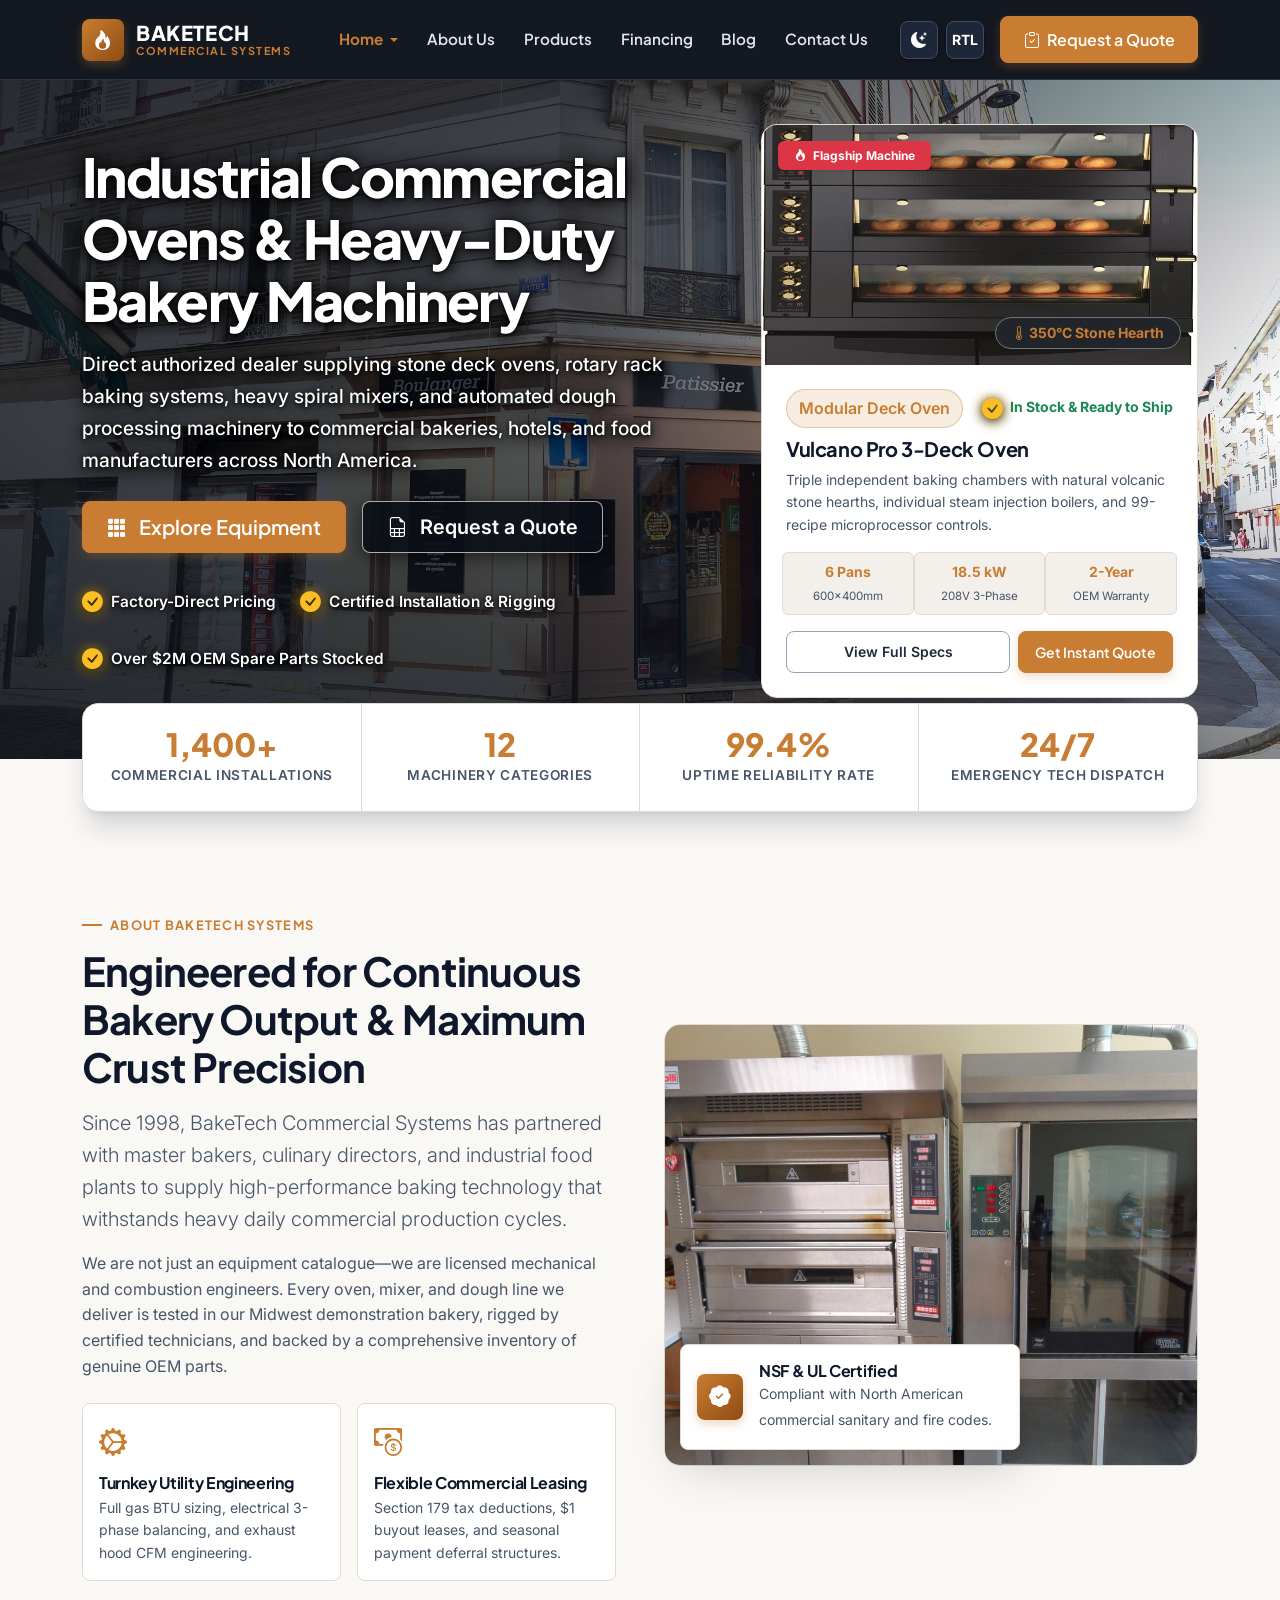
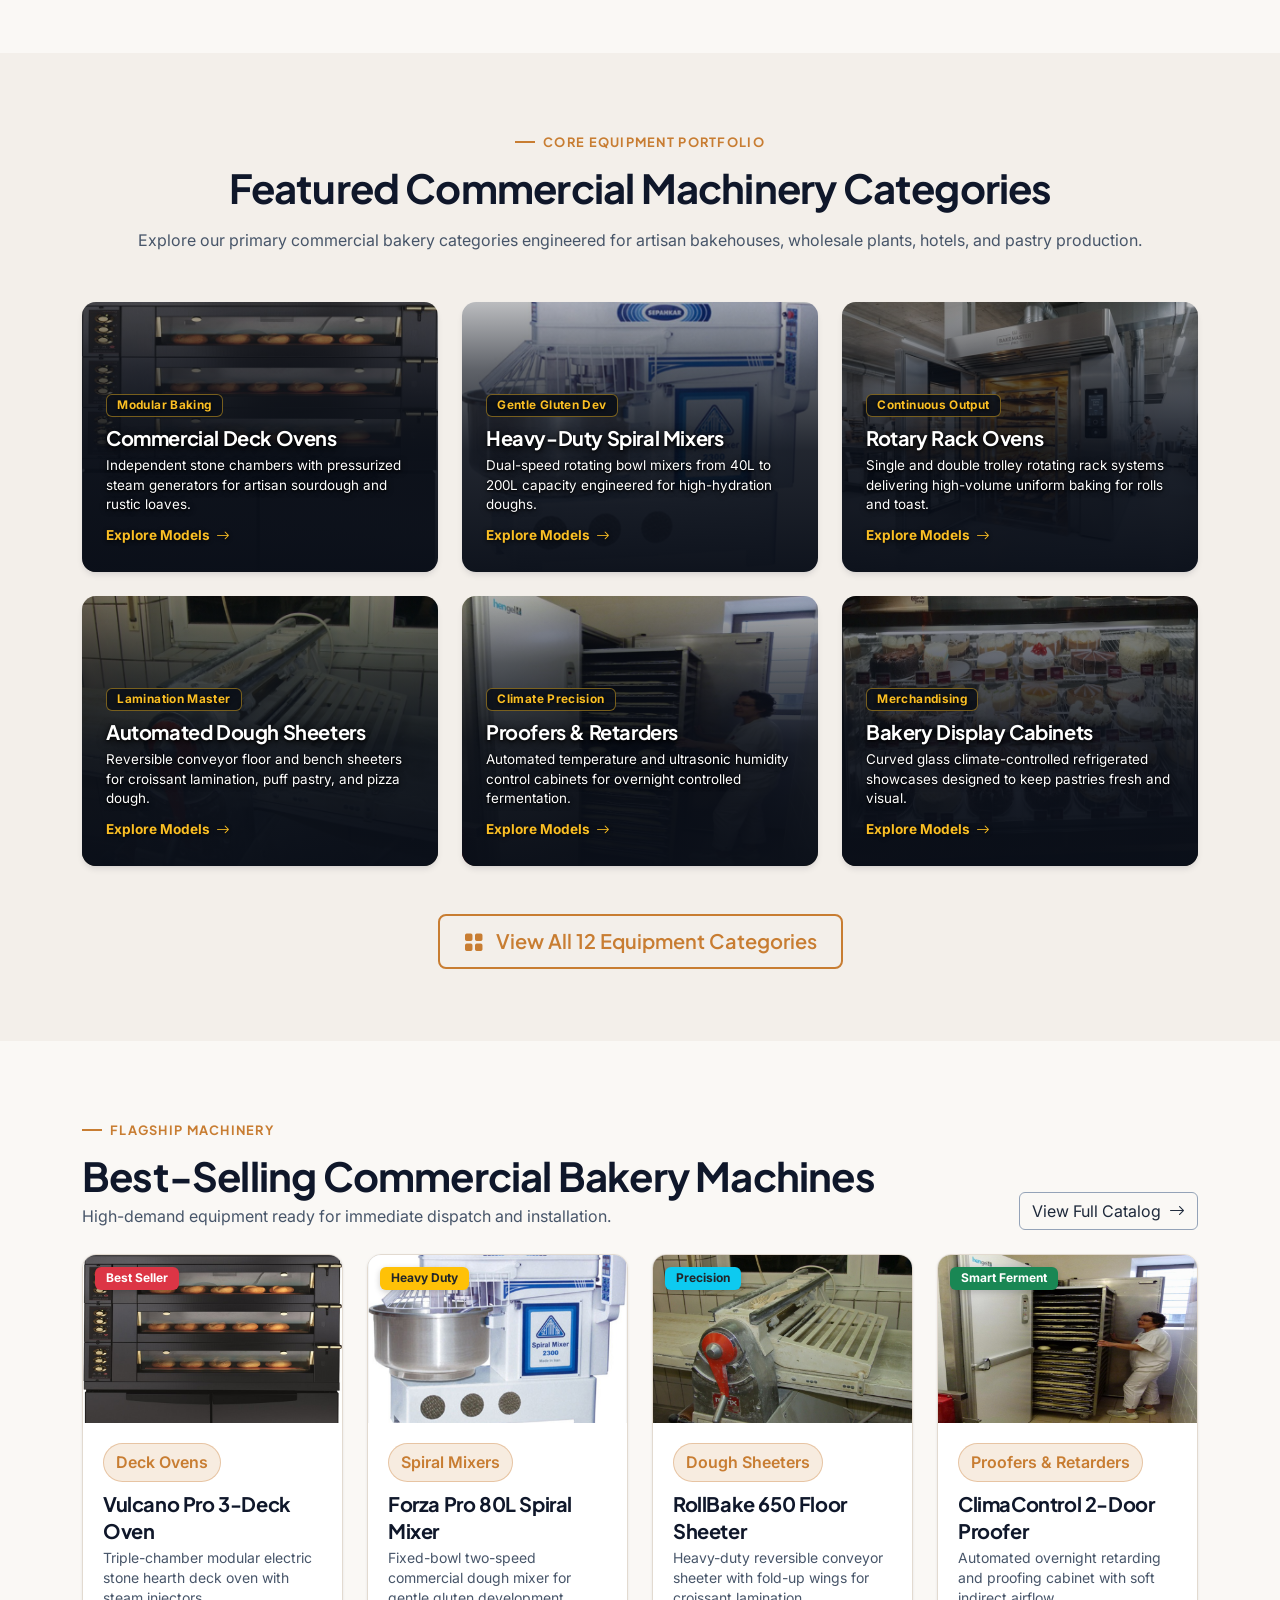
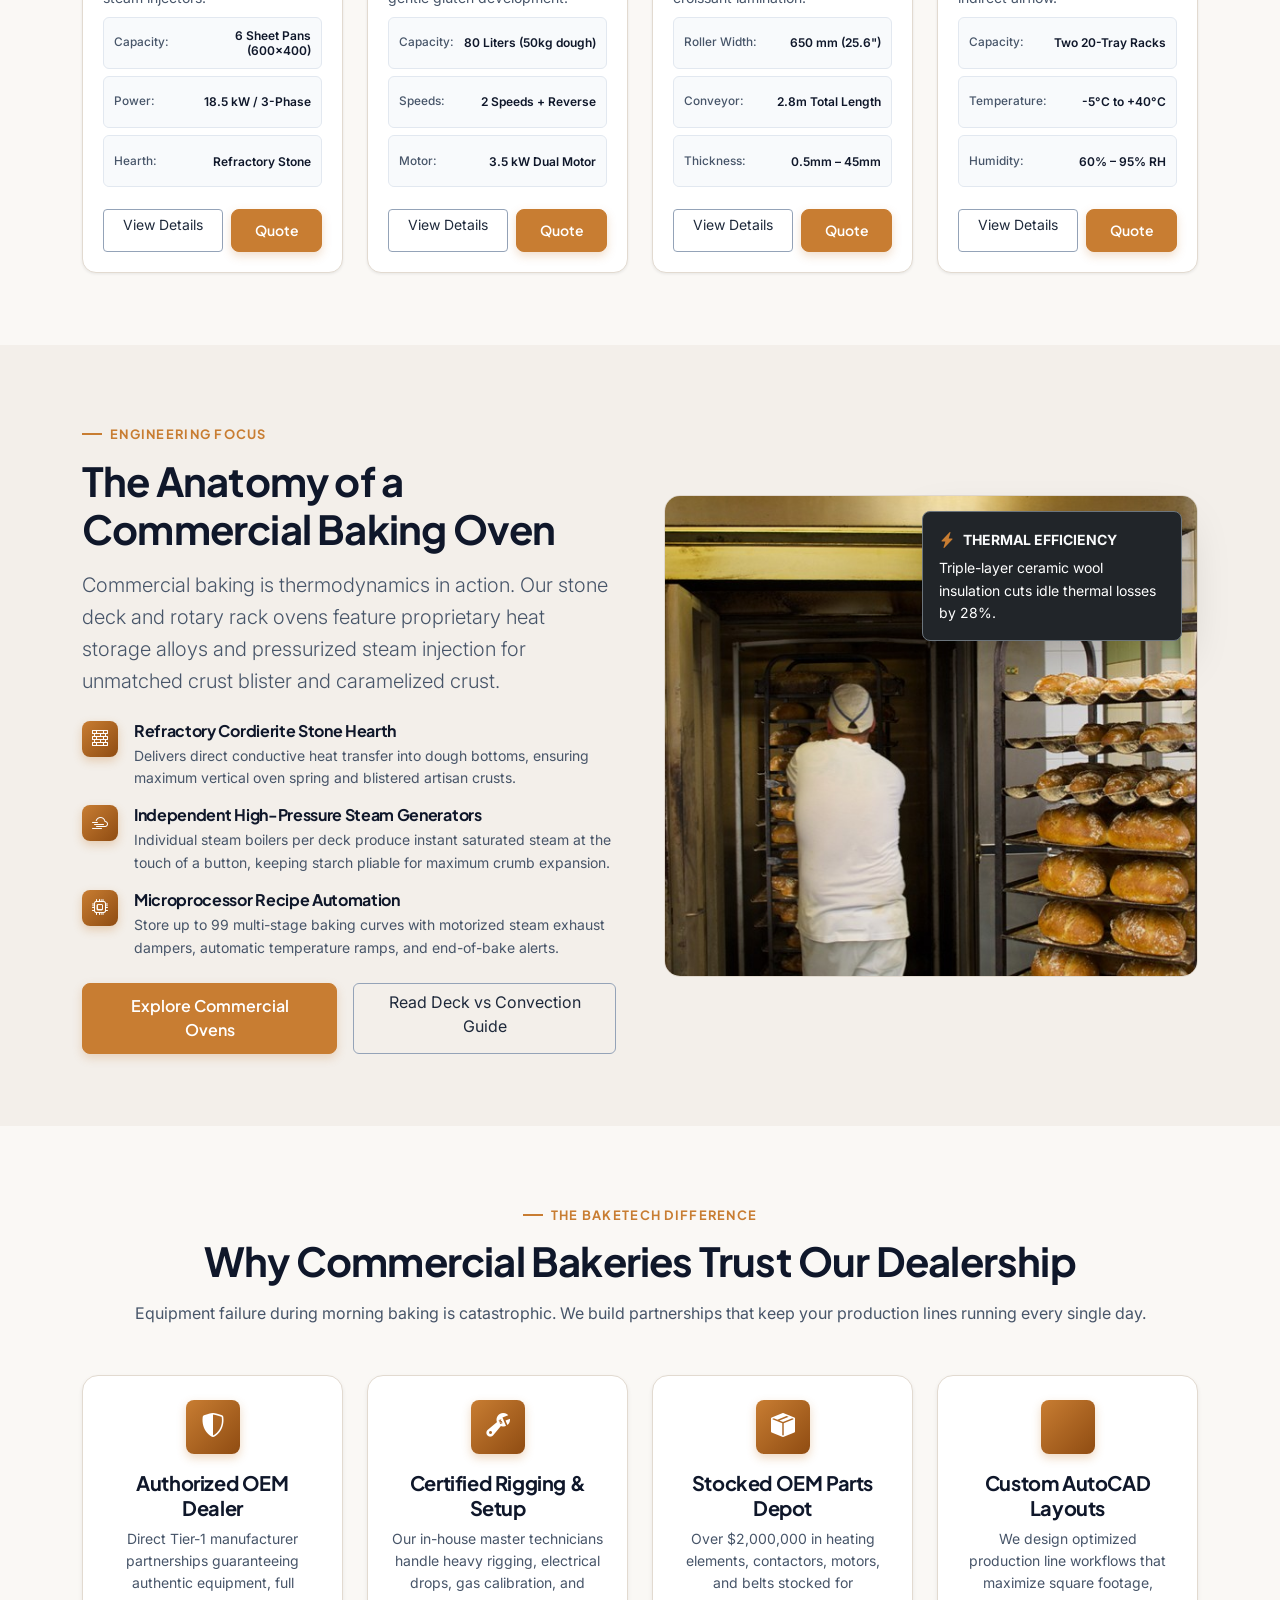
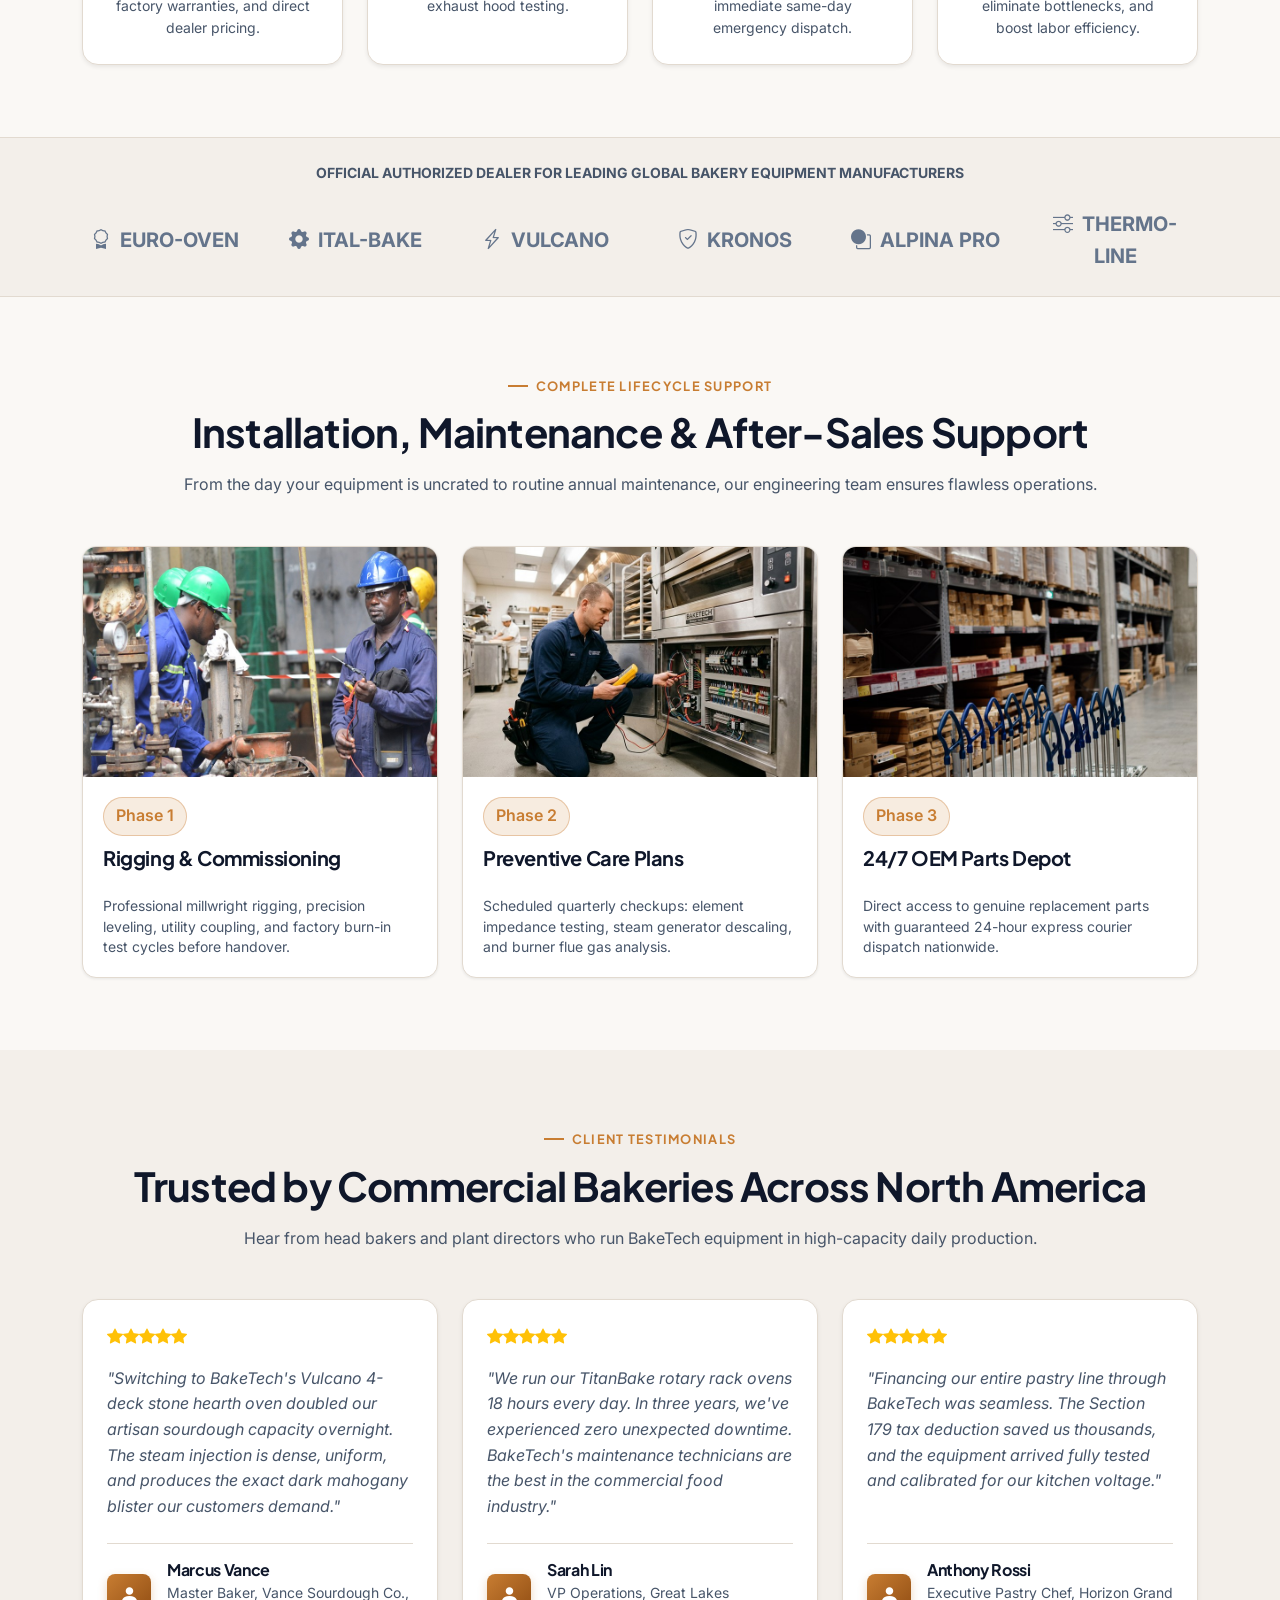
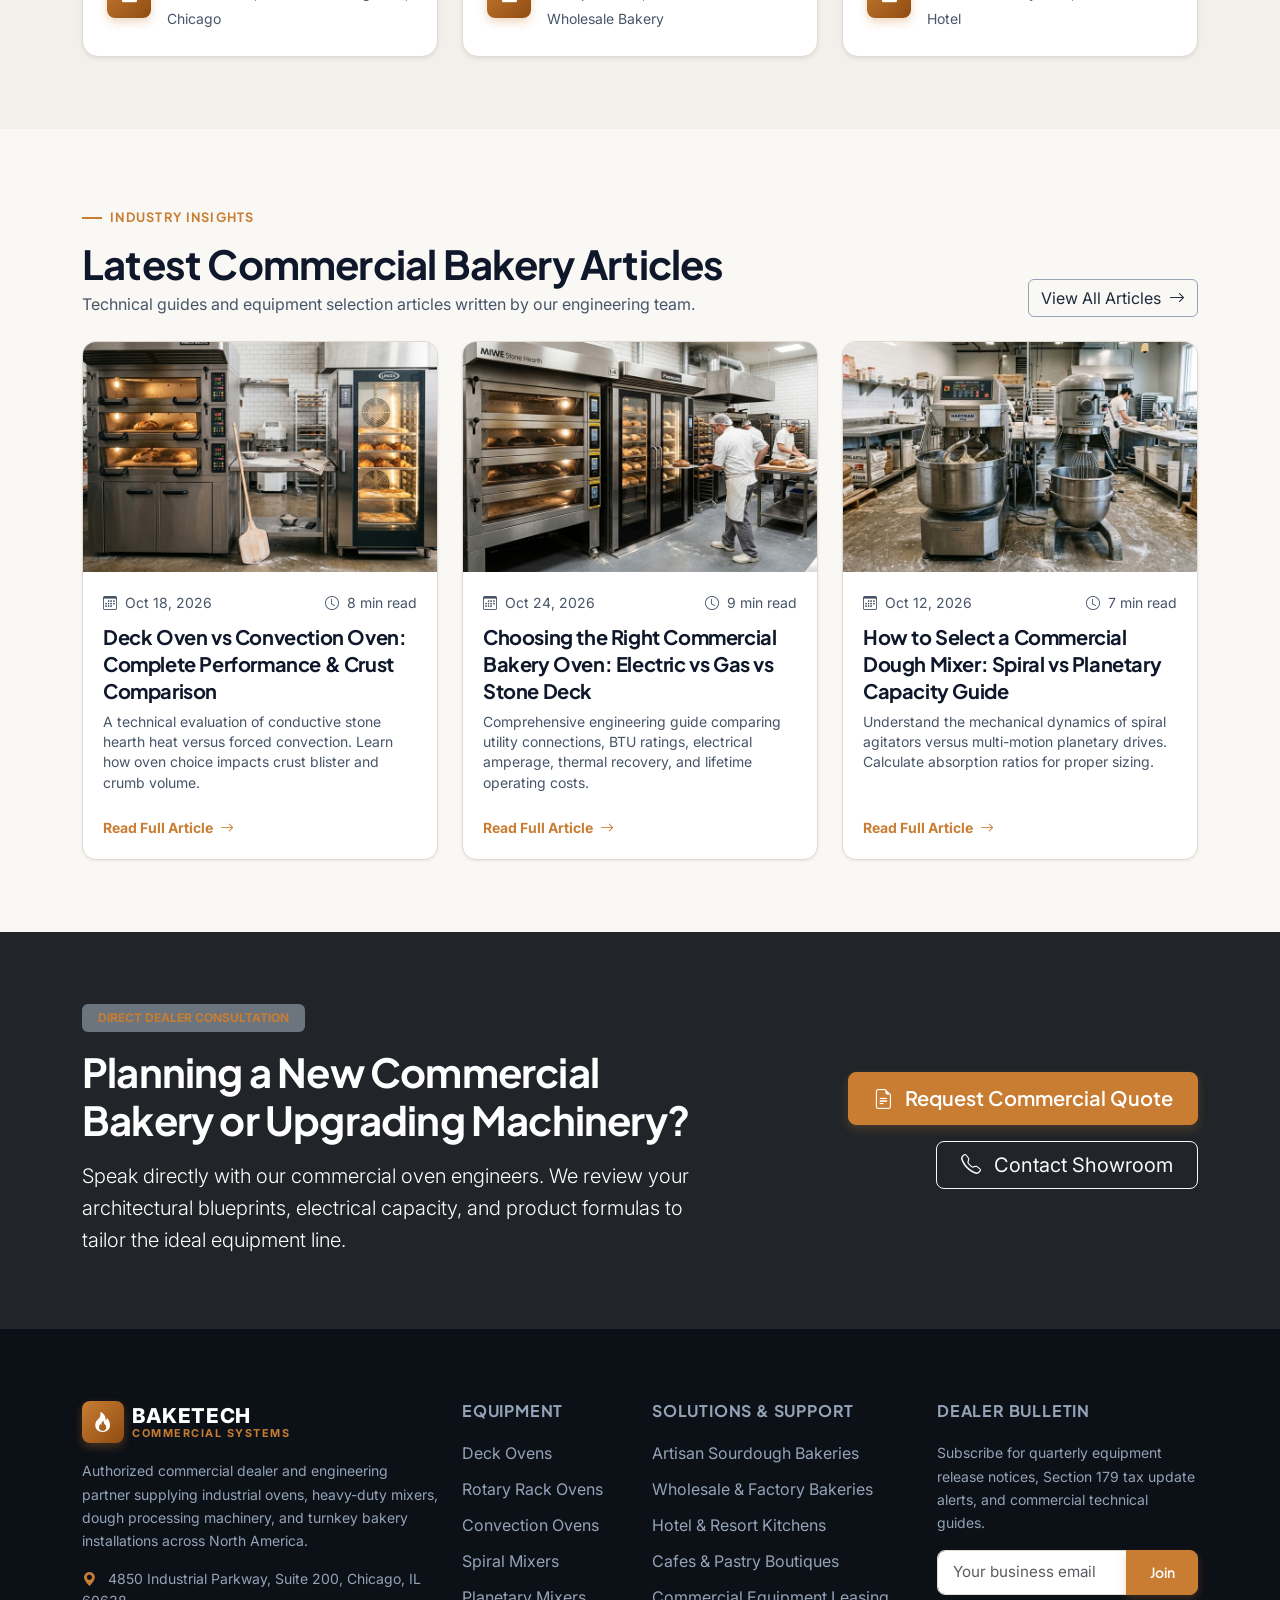
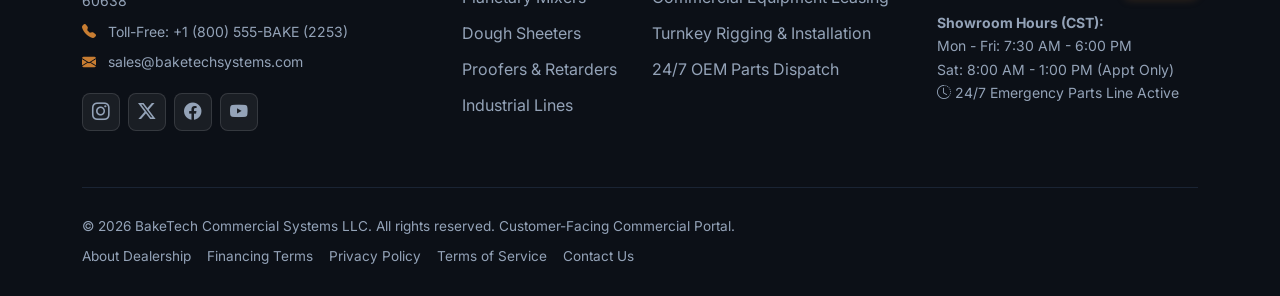
<file: index.html>
<!DOCTYPE html>
<html lang="en" data-bs-theme="light" dir="ltr">
<head>
  <meta charset="UTF-8">
  <meta name="viewport" content="width=device-width, initial-scale=1.0">
  <title>BakeTech Commercial Systems | Industrial Ovens & Bakery Equipment Dealer</title>
  <meta name="description" content="Authorized commercial dealer and engineering supplier of industrial bakery ovens, deck ovens, rotary rack ovens, spiral mixers, dough sheeters, and turnkey bakery machinery.">
  <meta name="keywords" content="commercial bakery equipment, industrial ovens, deck ovens, rotary rack ovens, spiral mixers, dough sheeters, proofers, bakery equipment dealer">
  
  <!-- Favicon -->
  <link rel="icon" type="image/svg+xml" href="data:image/svg+xml,<svg xmlns='http://www.w3.org/2000/svg' viewBox='0 0 32 32'><rect width='32' height='32' rx='6' fill='%23C87D32'/><path d='M8 10h16v12H8z' fill='none' stroke='white' stroke-width='2'/><path d='M11 15h10M11 18h6' stroke='white' stroke-width='2' stroke-linecap='round'/></svg>">

  <!-- Local Vendor CSS -->
  <link rel="stylesheet" href="assets/vendor/bootstrap/bootstrap.min.css">
  <link rel="stylesheet" href="assets/vendor/bootstrap-icons/bootstrap-icons.min.css">

  <!-- Custom Core & RTL Styles -->
  <link rel="stylesheet" href="assets/css/style.css">
  <link rel="stylesheet" href="assets/css/rtl.css">
</head>
<body>

  <!-- Global Master Navigation Bar (Single Navbar across entire site, only Home has dropdown) -->
  <nav class="navbar navbar-expand-lg site-navbar sticky-top">
    <div class="container">
      <a class="navbar-brand" href="index.html">
        <div class="brand-icon-box">
          <i class="bi bi-fire"></i>
        </div>
        <div class="brand-text"><span class="brand-title">BAKETECH</span><span class="brand-subtitle">Commercial Systems</span></div>
      </a>

      <!-- Mobile Controls (Theme, RTL, Hamburger) -->
      <div class="d-flex align-items-center gap-2 d-lg-none mobile-controls">
        <button class="btn btn-utility theme-toggle-btn" aria-label="Toggle theme">
          <i class="bi bi-moon-stars-fill theme-toggle-icon"></i>
        </button>
        <button class="btn btn-utility rtl-toggle-btn" aria-label="Toggle RTL direction">
          <span class="rtl-label fw-bold small">RTL</span>
        </button>
        <button class="navbar-toggler" type="button" data-bs-toggle="collapse" data-bs-target="#mainNavbar" aria-controls="mainNavbar" aria-expanded="false" aria-label="Toggle navigation">
          <span class="navbar-toggler-icon"></span>
        </button>
      </div>

      <!-- Navigation Links (Only Home has dropdown, Products is a clean direct link) -->
      <div class="collapse navbar-collapse" id="mainNavbar">
        <ul class="navbar-nav mx-auto mb-2 mb-lg-0">
          <li class="nav-item dropdown">
            <a class="nav-link dropdown-toggle active" href="#" role="button" data-bs-toggle="dropdown" aria-expanded="false">
              Home
            </a>
            <ul class="dropdown-menu">
              <li><a class="dropdown-item active" href="index.html"><i class="bi bi-layout-text-window-reverse me-2 text-copper"></i> Home 1: Commercial Equipment</a></li>
              <li><a class="dropdown-item" href="home-solutions.html"><i class="bi bi-grid-1x2-fill me-2 text-copper"></i> Home 2: Solutions & Industry</a></li>
            </ul>
          </li>
          <li class="nav-item">
            <a class="nav-link" href="about.html">About Us</a>
          </li>
          <li class="nav-item">
            <a class="nav-link" href="products.html">Products</a>
          </li>
          <li class="nav-item">
            <a class="nav-link" href="financing.html">Financing</a>
          </li>
          <li class="nav-item">
            <a class="nav-link" href="blog.html">Blog</a>
          </li>
          <li class="nav-item">
            <a class="nav-link" href="contact.html">Contact Us</a>
          </li>
        </ul>

        <!-- Right Utilities & Quote CTA -->
        <div class="d-none d-lg-flex align-items-center gap-2">
          <button class="btn btn-utility theme-toggle-btn" aria-label="Toggle dark/light theme" title="Toggle Theme">
            <i class="bi bi-moon-stars-fill theme-toggle-icon"></i>
          </button>
          <button class="btn btn-utility rtl-toggle-btn" aria-label="Toggle RTL layout" title="Toggle RTL">
            <span class="rtl-label fw-bold small">RTL</span>
          </button>
          <button type="button" class="btn btn-copper ms-2" data-bs-toggle="modal" data-bs-target="#quoteModal">
            <i class="bi bi-clipboard-check me-1"></i> Request a Quote
          </button>
        </div>
      </div>
    </div>
  </nav>

  <!-- Hero Section – Commercial Bakery Equipment Landing Page (Clearly Visible Image + Right Side Spotlight Card) -->
  <section class="hero-home1">
    <img src="assets/images/hero/hero-home1-commercial-oven.jpg" alt="Commercial Stone Hearth Deck Oven in High-Volume Industrial Bakery" class="hero-bg-img">
    <div class="container position-relative z-2">
      <div class="row align-items-center g-5">
        
        <!-- Left Side: Hero Value Proposition -->
        <div class="col-lg-7">
          <h1 class="hero-title mb-3">
            Industrial Commercial Ovens & Heavy-Duty Bakery Machinery
          </h1>
          <p class="hero-lead mb-4">
            Direct authorized dealer supplying stone deck ovens, rotary rack baking systems, heavy spiral mixers, and automated dough processing machinery to commercial bakeries, hotels, and food manufacturers across North America.
          </p>
          <div class="d-flex flex-wrap gap-3 mb-4">
            <a href="products.html" class="btn btn-copper btn-lg px-4">
              <i class="bi bi-grid-3x3-gap-fill me-2"></i> Explore Equipment
            </a>
            <button type="button" class="btn btn-outline-light btn-lg px-4 hero-quote-btn" data-bs-toggle="modal" data-bs-target="#quoteModal">
              <i class="bi bi-file-earmark-spreadsheet me-2"></i> Request a Quote
            </button>
          </div>
          <div class="d-flex flex-wrap align-items-center gap-4 pt-2 text-white small hero-checklist">
            <div class="d-flex align-items-center gap-2 hero-checklist-item">
              <i class="bi bi-check-circle-fill text-warning fs-5 hero-tick-gold"></i>
              <span class="text-white fw-semibold">Factory-Direct Pricing</span>
            </div>
            <div class="d-flex align-items-center gap-2 hero-checklist-item">
              <i class="bi bi-check-circle-fill text-warning fs-5 hero-tick-gold"></i>
              <span class="text-white fw-semibold">Certified Installation & Rigging</span>
            </div>
            <div class="d-flex align-items-center gap-2 hero-checklist-item">
              <i class="bi bi-check-circle-fill text-warning fs-5 hero-tick-gold"></i>
              <span class="text-white fw-semibold">Over $2M OEM Spare Parts Stocked</span>
            </div>
          </div>
        </div>

        <!-- Right Side: Featured Commercial Machine Spotlight Card -->
        <div class="col-lg-5">
          <div class="card bg-surface border border-subtle rounded-4 shadow-xl overflow-hidden">
            <div class="position-relative" style="height: 240px; background-color: #1A2434;">
              <img src="assets/images/products/prod-deck-oven-3deck.jpg" alt="Vulcano Pro Modular Stone Hearth Deck Oven" class="w-100 h-100 object-fit-cover">
              <span class="badge bg-danger position-absolute top-0 start-0 m-3 px-3 py-2 fw-bold shadow-sm">
                <i class="bi bi-fire me-1"></i> Flagship Machine
              </span>
              <div class="position-absolute bottom-0 end-0 m-3 px-3 py-1 bg-dark bg-opacity-90 text-copper rounded-pill border border-secondary small fw-bold">
                <i class="bi bi-thermometer-half"></i> 350°C Stone Hearth
              </div>
            </div>
            <div class="card-body p-4">
              <div class="d-flex justify-content-between align-items-center mb-2">
                <span class="badge-copper">Modular Deck Oven</span>
                <small class="text-success fw-bold"><i class="bi bi-check-circle-fill me-1"></i> In Stock & Ready to Ship</small>
              </div>
              <h5 class="fw-bold mb-2">Vulcano Pro 3-Deck Oven</h5>
              <p class="small text-muted mb-3">
                Triple independent baking chambers with natural volcanic stone hearths, individual steam injection boilers, and 99-recipe microprocessor controls.
              </p>
              
              <div class="row g-2 text-center small mb-3">
                <div class="col-4 p-2 bg-surface-alt rounded-2 border border-subtle">
                  <strong class="d-block text-copper fw-bold">6 Pans</strong>
                  <span class="text-muted" style="font-size: 0.72rem;">600x400mm</span>
                </div>
                <div class="col-4 p-2 bg-surface-alt rounded-2 border border-subtle">
                  <strong class="d-block text-copper fw-bold">18.5 kW</strong>
                  <span class="text-muted" style="font-size: 0.72rem;">208V 3-Phase</span>
                </div>
                <div class="col-4 p-2 bg-surface-alt rounded-2 border border-subtle">
                  <strong class="d-block text-copper fw-bold">2-Year</strong>
                  <span class="text-muted" style="font-size: 0.72rem;">OEM Warranty</span>
                </div>
              </div>

              <div class="d-flex gap-2 hero-spotlight-actions">
                <a href="product-detail.html?id=deck-oven-3deck" class="btn btn-outline-secondary flex-grow-1">
                  View Full Specs
                </a>
                <button type="button" class="btn btn-copper open-quote-modal-btn" data-bs-toggle="modal" data-bs-target="#quoteModal" data-product-name="Vulcano Pro 3-Deck Oven" data-product-id="deck-oven-3deck">
                  Get Instant Quote
                </button>
              </div>
            </div>
          </div>
        </div>

      </div>
    </div>
  </section>

  <!-- Hero Stats Bar -->
  <section class="container position-relative">
    <div class="hero-stats-bar">
      <div class="row g-0">
        <div class="col-6 col-lg-3 stat-item">
          <div class="stat-number">1,400+</div>
          <p class="stat-label">Commercial Installations</p>
        </div>
        <div class="col-6 col-lg-3 stat-item">
          <div class="stat-number">12</div>
          <p class="stat-label">Machinery Categories</p>
        </div>
        <div class="col-6 col-lg-3 stat-item">
          <div class="stat-number">99.4%</div>
          <p class="stat-label">Uptime Reliability Rate</p>
        </div>
        <div class="col-6 col-lg-3 stat-item">
          <div class="stat-number">24/7</div>
          <p class="stat-label">Emergency Tech Dispatch</p>
        </div>
      </div>
    </div>
  </section>

  <!-- Short Business Introduction & Value Highlights (With Fixed NSF & UL Alignment & Working Image) -->
  <section class="py-5 mt-4">
    <div class="container py-4">
      <div class="row align-items-center g-5">
        <div class="col-lg-6">
          <div class="section-tag">About BakeTech Systems</div>
          <h2 class="display-6 fw-bold mb-3">Engineered for Continuous Bakery Output & Maximum Crust Precision</h2>
          <p class="lead text-muted mb-3">
            Since 1998, BakeTech Commercial Systems has partnered with master bakers, culinary directors, and industrial food plants to supply high-performance baking technology that withstands heavy daily commercial production cycles.
          </p>
          <p class="text-muted-custom mb-4">
            We are not just an equipment catalogue—we are licensed mechanical and combustion engineers. Every oven, mixer, and dough line we deliver is tested in our Midwest demonstration bakery, rigged by certified technicians, and backed by a comprehensive inventory of genuine OEM parts.
          </p>
          <div class="row g-3">
            <div class="col-sm-6">
              <div class="p-3 rounded-3 bg-surface border border-subtle h-100">
                <i class="bi bi-gear-wide-connected fs-3 text-copper mb-2 d-block"></i>
                <h6 class="fw-bold mb-1">Turnkey Utility Engineering</h6>
                <p class="small text-muted mb-0">Full gas BTU sizing, electrical 3-phase balancing, and exhaust hood CFM engineering.</p>
              </div>
            </div>
            <div class="col-sm-6">
              <div class="p-3 rounded-3 bg-surface border border-subtle h-100">
                <i class="bi bi-cash-coin fs-3 text-copper mb-2 d-block"></i>
                <h6 class="fw-bold mb-1">Flexible Commercial Leasing</h6>
                <p class="small text-muted mb-0">Section 179 tax deductions, $1 buyout leases, and seasonal payment deferral structures.</p>
              </div>
            </div>
          </div>
        </div>

        <!-- Right Side: Properly Aligned Image with NSF/UL Certified Badge -->
        <div class="col-lg-6">
          <div class="position-relative">
            <div class="rounded-4 overflow-hidden shadow-xl border border-subtle">
              <img src="assets/images/features/feat-engineering-lab.jpg" alt="BakeTech Commercial Bakery Equipment Testing Laboratory" class="w-100 object-fit-cover" style="height: 440px;">
            </div>
            <!-- Cleanly Aligned NSF & UL Certification Badge Overlay -->
            <div class="position-absolute bottom-0 start-0 m-3 p-3 bg-surface rounded-3 shadow-lg border border-subtle d-flex align-items-center gap-3" style="max-width: 340px; z-index: 5;">
              <div class="brand-icon-box flex-shrink-0" style="width: 46px; height: 46px; font-size: 1.35rem;">
                <i class="bi bi-patch-check-fill"></i>
              </div>
              <div>
                <h6 class="fw-bold mb-0 text-main">NSF & UL Certified</h6>
                <small class="text-muted">Compliant with North American commercial sanitary and fire codes.</small>
              </div>
            </div>
          </div>
        </div>

      </div>
    </div>
  </section>

  <!-- Featured Commercial Equipment Categories -->
  <section class="py-5 bg-surface-alt">
    <div class="container py-4">
      <div class="text-center max-w-700 mx-auto mb-5">
        <div class="section-tag justify-content-center">Core Equipment Portfolio</div>
        <h2 class="display-6 fw-bold mb-3">Featured Commercial Machinery Categories</h2>
        <p class="text-muted-custom">
          Explore our primary commercial bakery categories engineered for artisan bakehouses, wholesale plants, hotels, and pastry production.
        </p>
      </div>

      <div class="row g-4">
        <div class="col-md-6 col-lg-4">
          <a href="products.html?cat=deck-ovens" class="category-card">
            <img src="assets/images/categories/cat-deck-ovens.jpg" alt="Commercial Stone Deck Ovens">
            <div class="category-card-content">
              <span class="badge bg-dark text-copper mb-2">Modular Baking</span>
              <h3 class="category-card-title">Commercial Deck Ovens</h3>
              <p class="small text-white mb-2">Independent stone chambers with pressurized steam generators for artisan sourdough and rustic loaves.</p>
              <span class="category-card-link">Explore Models <i class="bi bi-arrow-right"></i></span>
            </div>
          </a>
        </div>
        <div class="col-md-6 col-lg-4">
          <a href="products.html?cat=spiral-mixers" class="category-card">
            <img src="assets/images/categories/cat-spiral-mixers.jpg" alt="Commercial Spiral Dough Mixers">
            <div class="category-card-content">
              <span class="badge bg-dark text-copper mb-2">Gentle Gluten Dev</span>
              <h3 class="category-card-title">Heavy-Duty Spiral Mixers</h3>
              <p class="small text-white mb-2">Dual-speed rotating bowl mixers from 40L to 200L capacity engineered for high-hydration doughs.</p>
              <span class="category-card-link">Explore Models <i class="bi bi-arrow-right"></i></span>
            </div>
          </a>
        </div>
        <div class="col-md-6 col-lg-4">
          <a href="products.html?cat=rotary-rack-ovens" class="category-card">
            <img src="assets/images/categories/cat-rotary-rack-ovens.jpg" alt="Industrial Rotary Rack Ovens">
            <div class="category-card-content">
              <span class="badge bg-dark text-copper mb-2">Continuous Output</span>
              <h3 class="category-card-title">Rotary Rack Ovens</h3>
              <p class="small text-white mb-2">Single and double trolley rotating rack systems delivering high-volume uniform baking for rolls and toast.</p>
              <span class="category-card-link">Explore Models <i class="bi bi-arrow-right"></i></span>
            </div>
          </a>
        </div>
        <div class="col-md-6 col-lg-4">
          <a href="products.html?cat=dough-sheeters" class="category-card">
            <img src="assets/images/categories/cat-dough-sheeters.jpg" alt="Reversible Conveyor Dough Sheeters">
            <div class="category-card-content">
              <span class="badge bg-dark text-copper mb-2">Lamination Master</span>
              <h3 class="category-card-title">Automated Dough Sheeters</h3>
              <p class="small text-white mb-2">Reversible conveyor floor and bench sheeters for croissant lamination, puff pastry, and pizza dough.</p>
              <span class="category-card-link">Explore Models <i class="bi bi-arrow-right"></i></span>
            </div>
          </a>
        </div>
        <div class="col-md-6 col-lg-4">
          <a href="products.html?cat=proofers-retarders" class="category-card">
            <img src="assets/images/categories/cat-proofers-retarders.jpg" alt="Commercial Dough Retarder Proofers">
            <div class="category-card-content">
              <span class="badge bg-dark text-copper mb-2">Climate Precision</span>
              <h3 class="category-card-title">Proofers & Retarders</h3>
              <p class="small text-white mb-2">Automated temperature and ultrasonic humidity control cabinets for overnight controlled fermentation.</p>
              <span class="category-card-link">Explore Models <i class="bi bi-arrow-right"></i></span>
            </div>
          </a>
        </div>
        <div class="col-md-6 col-lg-4">
          <a href="products.html?cat=display-cabinets" class="category-card">
            <img src="assets/images/categories/cat-display-cabinets.jpg" alt="Bakery Display Cabinets">
            <div class="category-card-content">
              <span class="badge bg-dark text-copper mb-2">Merchandising</span>
              <h3 class="category-card-title">Bakery Display Cabinets</h3>
              <p class="small text-white mb-2">Curved glass climate-controlled refrigerated showcases designed to keep pastries fresh and visual.</p>
              <span class="category-card-link">Explore Models <i class="bi bi-arrow-right"></i></span>
            </div>
          </a>
        </div>
      </div>

      <div class="text-center mt-5">
        <a href="products.html" class="btn btn-outline-copper btn-lg px-4">
          <i class="bi bi-grid-fill me-2"></i> View All 12 Equipment Categories
        </a>
      </div>
    </div>
  </section>

  <!-- Best-Selling Bakery Machines Showcase -->
  <section class="py-5">
    <div class="container py-4">
      <div class="d-flex flex-wrap justify-content-between align-items-end gap-3 mb-4">
        <div>
          <div class="section-tag">Flagship Machinery</div>
          <h2 class="display-6 fw-bold mb-1">Best-Selling Commercial Bakery Machines</h2>
          <p class="text-muted-custom mb-0">High-demand equipment ready for immediate dispatch and installation.</p>
        </div>
        <a href="products.html" class="btn btn-outline-secondary">View Full Catalog <i class="bi bi-arrow-right ms-1"></i></a>
      </div>

      <div class="row g-4">
        <div class="col-md-6 col-lg-3">
          <div class="card-custom">
            <div class="card-img-wrapper">
              <span class="badge bg-danger card-badge-top">Best Seller</span>
              <img src="assets/images/products/prod-deck-oven-3deck.jpg" alt="Vulcano Pro Modular 3-Deck Stone Hearth Oven">
            </div>
            <div class="card-body-custom">
              <span class="badge-copper mb-2 align-self-start">Deck Ovens</span>
              <h5 class="fw-bold mb-1">Vulcano Pro 3-Deck Oven</h5>
              <p class="small text-muted mb-2">Triple-chamber modular electric stone hearth deck oven with steam injectors.</p>
              <ul class="card-specs-list">
                <li><span class="spec-key">Capacity:</span> <span class="spec-val">6 Sheet Pans (600x400)</span></li>
                <li><span class="spec-key">Power:</span> <span class="spec-val">18.5 kW / 3-Phase</span></li>
                <li><span class="spec-key">Hearth:</span> <span class="spec-val">Refractory Stone</span></li>
              </ul>
              <div class="mt-auto d-flex gap-2 pt-2">
                <a href="product-detail.html?id=deck-oven-3deck" class="btn btn-sm btn-outline-secondary flex-grow-1">View Details</a>
                <button type="button" class="btn btn-sm btn-copper open-quote-modal-btn" data-bs-toggle="modal" data-bs-target="#quoteModal" data-product-name="Vulcano Pro 3-Deck Oven" data-product-id="deck-oven-3deck">Quote</button>
              </div>
            </div>
          </div>
        </div>

        <div class="col-md-6 col-lg-3">
          <div class="card-custom">
            <div class="card-img-wrapper">
              <span class="badge bg-warning text-dark card-badge-top">Heavy Duty</span>
              <img src="assets/images/products/prod-spiral-mixer-80l.jpg" alt="Forza Pro 80L Heavy-Duty Spiral Dough Mixer">
            </div>
            <div class="card-body-custom">
              <span class="badge-copper mb-2 align-self-start">Spiral Mixers</span>
              <h5 class="fw-bold mb-1">Forza Pro 80L Spiral Mixer</h5>
              <p class="small text-muted mb-2">Fixed-bowl two-speed commercial dough mixer for gentle gluten development.</p>
              <ul class="card-specs-list">
                <li><span class="spec-key">Capacity:</span> <span class="spec-val">80 Liters (50kg dough)</span></li>
                <li><span class="spec-key">Speeds:</span> <span class="spec-val">2 Speeds + Reverse</span></li>
                <li><span class="spec-key">Motor:</span> <span class="spec-val">3.5 kW Dual Motor</span></li>
              </ul>
              <div class="mt-auto d-flex gap-2 pt-2">
                <a href="product-detail.html?id=spiral-mixer-80l" class="btn btn-sm btn-outline-secondary flex-grow-1">View Details</a>
                <button type="button" class="btn btn-sm btn-copper open-quote-modal-btn" data-bs-toggle="modal" data-bs-target="#quoteModal" data-product-name="Forza Pro 80L Spiral Mixer" data-product-id="spiral-mixer-80l">Quote</button>
              </div>
            </div>
          </div>
        </div>

        <div class="col-md-6 col-lg-3">
          <div class="card-custom">
            <div class="card-img-wrapper">
              <span class="badge bg-info text-dark card-badge-top">Precision</span>
              <img src="assets/images/products/prod-dough-sheeter-floor.jpg" alt="RollBake 650 Reversible Conveyor Dough Sheeter">
            </div>
            <div class="card-body-custom">
              <span class="badge-copper mb-2 align-self-start">Dough Sheeters</span>
              <h5 class="fw-bold mb-1">RollBake 650 Floor Sheeter</h5>
              <p class="small text-muted mb-2">Heavy-duty reversible conveyor sheeter with fold-up wings for croissant lamination.</p>
              <ul class="card-specs-list">
                <li><span class="spec-key">Roller Width:</span> <span class="spec-val">650 mm (25.6")</span></li>
                <li><span class="spec-key">Conveyor:</span> <span class="spec-val">2.8m Total Length</span></li>
                <li><span class="spec-key">Thickness:</span> <span class="spec-val">0.5mm – 45mm</span></li>
              </ul>
              <div class="mt-auto d-flex gap-2 pt-2">
                <a href="product-detail.html?id=dough-sheeter-floor" class="btn btn-sm btn-outline-secondary flex-grow-1">View Details</a>
                <button type="button" class="btn btn-sm btn-copper open-quote-modal-btn" data-bs-toggle="modal" data-bs-target="#quoteModal" data-product-name="RollBake 650 Floor Sheeter" data-product-id="dough-sheeter-floor">Quote</button>
              </div>
            </div>
          </div>
        </div>

        <div class="col-md-6 col-lg-3">
          <div class="card-custom">
            <div class="card-img-wrapper">
              <span class="badge bg-success card-badge-top">Smart Ferment</span>
              <img src="assets/images/products/prod-retarder-proofer-2door.jpg" alt="ClimaControl 2-Door Touchscreen Retarder Proofer">
            </div>
            <div class="card-body-custom">
              <span class="badge-copper mb-2 align-self-start">Proofers & Retarders</span>
              <h5 class="fw-bold mb-1">ClimaControl 2-Door Proofer</h5>
              <p class="small text-muted mb-2">Automated overnight retarding and proofing cabinet with soft indirect airflow.</p>
              <ul class="card-specs-list">
                <li><span class="spec-key">Capacity:</span> <span class="spec-val">Two 20-Tray Racks</span></li>
                <li><span class="spec-key">Temperature:</span> <span class="spec-val">-5°C to +40°C</span></li>
                <li><span class="spec-key">Humidity:</span> <span class="spec-val">60% – 95% RH</span></li>
              </ul>
              <div class="mt-auto d-flex gap-2 pt-2">
                <a href="product-detail.html?id=retarder-proofer-2door" class="btn btn-sm btn-outline-secondary flex-grow-1">View Details</a>
                <button type="button" class="btn btn-sm btn-copper open-quote-modal-btn" data-bs-toggle="modal" data-bs-target="#quoteModal" data-product-name="ClimaControl 2-Door Proofer" data-product-id="retarder-proofer-2door">Quote</button>
              </div>
            </div>
          </div>
        </div>
      </div>
    </div>
  </section>

  <!-- Commercial Oven Spotlight -->
  <section class="py-5 bg-surface-alt">
    <div class="container py-4">
      <div class="row align-items-center g-5">
        <div class="col-lg-6">
          <div class="section-tag">Engineering Focus</div>
          <h2 class="display-6 fw-bold mb-3">The Anatomy of a Commercial Baking Oven</h2>
          <p class="lead text-muted mb-4">
            Commercial baking is thermodynamics in action. Our stone deck and rotary rack ovens feature proprietary heat storage alloys and pressurized steam injection for unmatched crust blister and caramelized crust.
          </p>

          <div class="d-flex flex-column gap-3 mb-4">
            <div class="d-flex gap-3">
              <div class="brand-icon-box flex-shrink-0" style="width: 36px; height: 36px; font-size: 1rem;">
                <i class="bi bi-bricks"></i>
              </div>
              <div>
                <h6 class="fw-bold mb-1">Refractory Cordierite Stone Hearth</h6>
                <p class="small text-muted mb-0">Delivers direct conductive heat transfer into dough bottoms, ensuring maximum vertical oven spring and blistered artisan crusts.</p>
              </div>
            </div>
            <div class="d-flex gap-3">
              <div class="brand-icon-box flex-shrink-0" style="width: 36px; height: 36px; font-size: 1rem;">
                <i class="bi bi-cloud-haze2"></i>
              </div>
              <div>
                <h6 class="fw-bold mb-1">Independent High-Pressure Steam Generators</h6>
                <p class="small text-muted mb-0">Individual steam boilers per deck produce instant saturated steam at the touch of a button, keeping starch pliable for maximum crumb expansion.</p>
              </div>
            </div>
            <div class="d-flex gap-3">
              <div class="brand-icon-box flex-shrink-0" style="width: 36px; height: 36px; font-size: 1rem;">
                <i class="bi bi-cpu"></i>
              </div>
              <div>
                <h6 class="fw-bold mb-1">Microprocessor Recipe Automation</h6>
                <p class="small text-muted mb-0">Store up to 99 multi-stage baking curves with motorized steam exhaust dampers, automatic temperature ramps, and end-of-bake alerts.</p>
              </div>
            </div>
          </div>

          <div class="d-flex gap-3">
            <a href="products.html?cat=deck-ovens" class="btn btn-copper">Explore Commercial Ovens</a>
            <a href="blog-detail.html?id=deck-vs-convection" class="btn btn-outline-secondary">Read Deck vs Convection Guide</a>
          </div>
        </div>

        <div class="col-lg-6">
          <div class="position-relative">
            <div class="rounded-4 overflow-hidden shadow-xl border border-subtle">
              <img src="assets/images/features/feat-showcase-oven.jpg" alt="Commercial Multi-Deck Stone Hearth Oven in Operation" class="w-100 object-fit-cover" style="height: 480px;">
            </div>
            <div class="position-absolute top-0 end-0 m-3 p-3 bg-dark text-light rounded-3 shadow-lg opacity-90 border border-secondary" style="max-width: 260px;">
              <div class="d-flex align-items-center gap-2 mb-1">
                <i class="bi bi-lightning-charge-fill text-copper"></i>
                <span class="fw-bold small text-uppercase">Thermal Efficiency</span>
              </div>
              <p class="small mb-0 text-white-50">Triple-layer ceramic wool insulation cuts idle thermal losses by 28%.</p>
            </div>
          </div>
        </div>
      </div>
    </div>
  </section>

  <!-- Why Choose BakeTech (Dealer Value Proposition) -->
  <section class="py-5">
    <div class="container py-4">
      <div class="text-center max-w-700 mx-auto mb-5">
        <div class="section-tag justify-content-center">The BakeTech Difference</div>
        <h2 class="display-6 fw-bold mb-3">Why Commercial Bakeries Trust Our Dealership</h2>
        <p class="text-muted-custom">
          Equipment failure during morning baking is catastrophic. We build partnerships that keep your production lines running every single day.
        </p>
      </div>

      <div class="row g-4">
        <div class="col-md-6 col-lg-3">
          <div class="p-4 rounded-4 bg-surface border border-subtle h-100 shadow-sm text-center">
            <div class="brand-icon-box mx-auto mb-3" style="width: 54px; height: 54px; font-size: 1.5rem;">
              <i class="bi bi-shield-shaded"></i>
            </div>
            <h5 class="fw-bold mb-2">Authorized OEM Dealer</h5>
            <p class="small text-muted mb-0">Direct Tier-1 manufacturer partnerships guaranteeing authentic equipment, full factory warranties, and direct dealer pricing.</p>
          </div>
        </div>

        <div class="col-md-6 col-lg-3">
          <div class="p-4 rounded-4 bg-surface border border-subtle h-100 shadow-sm text-center">
            <div class="brand-icon-box mx-auto mb-3" style="width: 54px; height: 54px; font-size: 1.5rem;">
              <i class="bi bi-wrench-adjustable"></i>
            </div>
            <h5 class="fw-bold mb-2">Certified Rigging & Setup</h5>
            <p class="small text-muted mb-0">Our in-house master technicians handle heavy rigging, electrical drops, gas calibration, and exhaust hood testing.</p>
          </div>
        </div>

        <div class="col-md-6 col-lg-3">
          <div class="p-4 rounded-4 bg-surface border border-subtle h-100 shadow-sm text-center">
            <div class="brand-icon-box mx-auto mb-3" style="width: 54px; height: 54px; font-size: 1.5rem;">
              <i class="bi bi-box-seam-fill"></i>
            </div>
            <h5 class="fw-bold mb-2">Stocked OEM Parts Depot</h5>
            <p class="small text-muted mb-0">Over $2,000,000 in heating elements, contactors, motors, and belts stocked for immediate same-day emergency dispatch.</p>
          </div>
        </div>

        <div class="col-md-6 col-lg-3">
          <div class="p-4 rounded-4 bg-surface border border-subtle h-100 shadow-sm text-center">
            <div class="brand-icon-box mx-auto mb-3" style="width: 54px; height: 54px; font-size: 1.5rem;">
              <i class="bi bi-pencil-ruler"></i>
            </div>
            <h5 class="fw-bold mb-2">Custom AutoCAD Layouts</h5>
            <p class="small text-muted mb-0">We design optimized production line workflows that maximize square footage, eliminate bottlenecks, and boost labor efficiency.</p>
          </div>
        </div>
      </div>
    </div>
  </section>

  <!-- Brands & Engineering Partnerships -->
  <section class="py-4 bg-surface-alt border-top border-bottom border-subtle">
    <div class="container">
      <p class="text-center small text-muted text-uppercase fw-bold letter-spacing-1 mb-4">Official Authorized Dealer for Leading Global Bakery Equipment Manufacturers</p>
      <div class="row align-items-center justify-content-center g-4 text-center">
        <div class="col-4 col-md-2">
          <div class="fw-bold fs-5 text-secondary"><i class="bi bi-award me-1"></i> EURO-OVEN</div>
        </div>
        <div class="col-4 col-md-2">
          <div class="fw-bold fs-5 text-secondary"><i class="bi bi-gear-fill me-1"></i> ITAL-BAKE</div>
        </div>
        <div class="col-4 col-md-2">
          <div class="fw-bold fs-5 text-secondary"><i class="bi bi-lightning-charge me-1"></i> VULCANO</div>
        </div>
        <div class="col-4 col-md-2">
          <div class="fw-bold fs-5 text-secondary"><i class="bi bi-shield-check me-1"></i> KRONOS</div>
        </div>
        <div class="col-4 col-md-2">
          <div class="fw-bold fs-5 text-secondary"><i class="bi bi-circle-square me-1"></i> ALPINA PRO</div>
        </div>
        <div class="col-4 col-md-2">
          <div class="fw-bold fs-5 text-secondary"><i class="bi bi-sliders me-1"></i> THERMO-LINE</div>
        </div>
      </div>
    </div>
  </section>

  <!-- Installation, Maintenance & Support Workflow -->
  <section class="py-5">
    <div class="container py-4">
      <div class="text-center max-w-700 mx-auto mb-5">
        <div class="section-tag justify-content-center">Complete Lifecycle Support</div>
        <h2 class="display-6 fw-bold mb-3">Installation, Maintenance & After-Sales Support</h2>
        <p class="text-muted-custom">
          From the day your equipment is uncrated to routine annual maintenance, our engineering team ensures flawless operations.
        </p>
      </div>

      <div class="row g-4 align-items-stretch">
        <div class="col-md-4 d-flex">
          <div class="card-custom w-100 d-flex flex-column">
            <div class="card-img-wrapper">
              <img src="assets/images/features/feat-installation-team.jpg" alt="Commercial Bakery Equipment Rigging & Installation">
            </div>
            <div class="card-body-custom d-flex flex-column flex-grow-1">
              <span class="badge-copper mb-2 align-self-start">Phase 1</span>
              <h5 class="fw-bold mb-2">Rigging & Commissioning</h5>
              <p class="small text-muted mb-0">Professional millwright rigging, precision leveling, utility coupling, and factory burn-in test cycles before handover.</p>
            </div>
          </div>
        </div>

        <div class="col-md-4 d-flex">
          <div class="card-custom w-100 d-flex flex-column">
            <div class="card-img-wrapper">
              <img src="assets/images/features/feat-maintenance-service.jpg" alt="Commercial Oven Technician Preventive Maintenance">
            </div>
            <div class="card-body-custom d-flex flex-column flex-grow-1">
              <span class="badge-copper mb-2 align-self-start">Phase 2</span>
              <h5 class="fw-bold mb-2">Preventive Care Plans</h5>
              <p class="small text-muted mb-0">Scheduled quarterly checkups: element impedance testing, steam generator descaling, and burner flue gas analysis.</p>
            </div>
          </div>
        </div>

        <div class="col-md-4 d-flex">
          <div class="card-custom w-100 d-flex flex-column">
            <div class="card-img-wrapper">
              <img src="assets/images/features/feat-parts-warehouse.jpg" alt="OEM Commercial Bakery Spare Parts Warehouse">
            </div>
            <div class="card-body-custom d-flex flex-column flex-grow-1">
              <span class="badge-copper mb-2 align-self-start">Phase 3</span>
              <h5 class="fw-bold mb-2">24/7 OEM Parts Depot</h5>
              <p class="small text-muted mb-0">Direct access to genuine replacement parts with guaranteed 24-hour express courier dispatch nationwide.</p>
            </div>
          </div>
        </div>
      </div>
    </div>
  </section>

  <!-- Customer Testimonials -->
  <section class="py-5 bg-surface-alt">
    <div class="container py-4">
      <div class="text-center max-w-700 mx-auto mb-5">
        <div class="section-tag justify-content-center">Client Testimonials</div>
        <h2 class="display-6 fw-bold mb-3">Trusted by Commercial Bakeries Across North America</h2>
        <p class="text-muted-custom">
          Hear from head bakers and plant directors who run BakeTech equipment in high-capacity daily production.
        </p>
      </div>

      <div class="row g-4">
        <div class="col-md-4">
          <div class="p-4 rounded-4 bg-surface border border-subtle h-100 shadow-sm d-flex flex-column">
            <div class="text-warning mb-3">
              <i class="bi bi-star-fill"></i><i class="bi bi-star-fill"></i><i class="bi bi-star-fill"></i><i class="bi bi-star-fill"></i><i class="bi bi-star-fill"></i>
            </div>
            <p class="fst-italic text-muted mb-4 flex-grow-1">
              "Switching to BakeTech's Vulcano 4-deck stone hearth oven doubled our artisan sourdough capacity overnight. The steam injection is dense, uniform, and produces the exact dark mahogany blister our customers demand."
            </p>
            <div class="d-flex align-items-center gap-3 pt-3 border-top border-subtle">
              <div class="brand-icon-box flex-shrink-0" style="width: 44px; height: 44px;">
                <i class="bi bi-person-fill"></i>
              </div>
              <div>
                <h6 class="fw-bold mb-0">Marcus Vance</h6>
                <small class="text-muted">Master Baker, Vance Sourdough Co., Chicago</small>
              </div>
            </div>
          </div>
        </div>

        <div class="col-md-4">
          <div class="p-4 rounded-4 bg-surface border border-subtle h-100 shadow-sm d-flex flex-column">
            <div class="text-warning mb-3">
              <i class="bi bi-star-fill"></i><i class="bi bi-star-fill"></i><i class="bi bi-star-fill"></i><i class="bi bi-star-fill"></i><i class="bi bi-star-fill"></i>
            </div>
            <p class="fst-italic text-muted mb-4 flex-grow-1">
              "We run our TitanBake rotary rack ovens 18 hours every day. In three years, we've experienced zero unexpected downtime. BakeTech's maintenance technicians are the best in the commercial food industry."
            </p>
            <div class="d-flex align-items-center gap-3 pt-3 border-top border-subtle">
              <div class="brand-icon-box flex-shrink-0" style="width: 44px; height: 44px;">
                <i class="bi bi-person-fill"></i>
              </div>
              <div>
                <h6 class="fw-bold mb-0">Sarah Lin</h6>
                <small class="text-muted">VP Operations, Great Lakes Wholesale Bakery</small>
              </div>
            </div>
          </div>
        </div>

        <div class="col-md-4">
          <div class="p-4 rounded-4 bg-surface border border-subtle h-100 shadow-sm d-flex flex-column">
            <div class="text-warning mb-3">
              <i class="bi bi-star-fill"></i><i class="bi bi-star-fill"></i><i class="bi bi-star-fill"></i><i class="bi bi-star-fill"></i><i class="bi bi-star-fill"></i>
            </div>
            <p class="fst-italic text-muted mb-4 flex-grow-1">
              "Financing our entire pastry line through BakeTech was seamless. The Section 179 tax deduction saved us thousands, and the equipment arrived fully tested and calibrated for our kitchen voltage."
            </p>
            <div class="d-flex align-items-center gap-3 pt-3 border-top border-subtle">
              <div class="brand-icon-box flex-shrink-0" style="width: 44px; height: 44px;">
                <i class="bi bi-person-fill"></i>
              </div>
              <div>
                <h6 class="fw-bold mb-0">Anthony Rossi</h6>
                <small class="text-muted">Executive Pastry Chef, Horizon Grand Hotel</small>
              </div>
            </div>
          </div>
        </div>
      </div>
    </div>
  </section>

  <!-- Latest Blog Articles -->
  <section class="py-5">
    <div class="container py-4">
      <div class="d-flex flex-wrap justify-content-between align-items-end gap-3 mb-4">
        <div>
          <div class="section-tag">Industry Insights</div>
          <h2 class="display-6 fw-bold mb-1">Latest Commercial Bakery Articles</h2>
          <p class="text-muted-custom mb-0">Technical guides and equipment selection articles written by our engineering team.</p>
        </div>
        <a href="blog.html" class="btn btn-outline-secondary">View All Articles <i class="bi bi-arrow-right ms-1"></i></a>
      </div>

      <div class="row g-4 align-items-stretch">
        <div class="col-md-4 d-flex">
          <div class="card-custom w-100 d-flex flex-column">
            <div class="card-img-wrapper">
              <img src="assets/images/blog/blog-2-deck-vs-convection.jpg" alt="Deck Oven vs Convection Oven Comparison">
            </div>
            <div class="card-body-custom d-flex flex-column flex-grow-1">
              <div class="d-flex justify-content-between small text-muted mb-2">
                <span><i class="bi bi-calendar3 me-1"></i> Oct 18, 2026</span>
                <span><i class="bi bi-clock me-1"></i> 8 min read</span>
              </div>
              <h5 class="fw-bold mb-2">
                <a href="blog-detail.html?id=deck-vs-convection" class="text-decoration-none text-main">
                  Deck Oven vs Convection Oven: Complete Performance & Crust Comparison
                </a>
              </h5>
              <p class="small text-muted mb-3 flex-grow-1">
                A technical evaluation of conductive stone hearth heat versus forced convection. Learn how oven choice impacts crust blister and crumb volume.
              </p>
              <a href="blog-detail.html?id=deck-vs-convection" class="text-copper fw-bold small mt-auto pt-2 text-decoration-none">
                Read Full Article <i class="bi bi-arrow-right ms-1"></i>
              </a>
            </div>
          </div>
        </div>

        <div class="col-md-4 d-flex">
          <div class="card-custom w-100 d-flex flex-column">
            <div class="card-img-wrapper">
              <img src="assets/images/blog/blog-1-commercial-oven-guide.jpg" alt="Choosing Right Commercial Bakery Oven">
            </div>
            <div class="card-body-custom d-flex flex-column flex-grow-1">
              <div class="d-flex justify-content-between small text-muted mb-2">
                <span><i class="bi bi-calendar3 me-1"></i> Oct 24, 2026</span>
                <span><i class="bi bi-clock me-1"></i> 9 min read</span>
              </div>
              <h5 class="fw-bold mb-2">
                <a href="blog-detail.html?id=commercial-oven-guide" class="text-decoration-none text-main">
                  Choosing the Right Commercial Bakery Oven: Electric vs Gas vs Stone Deck
                </a>
              </h5>
              <p class="small text-muted mb-3 flex-grow-1">
                Comprehensive engineering guide comparing utility connections, BTU ratings, electrical amperage, thermal recovery, and lifetime operating costs.
              </p>
              <a href="blog-detail.html?id=commercial-oven-guide" class="text-copper fw-bold small mt-auto pt-2 text-decoration-none">
                Read Full Article <i class="bi bi-arrow-right ms-1"></i>
              </a>
            </div>
          </div>
        </div>

        <div class="col-md-4 d-flex">
          <div class="card-custom w-100 d-flex flex-column">
            <div class="card-img-wrapper">
              <img src="assets/images/blog/blog-3-dough-mixer-selection.jpg" alt="Commercial Dough Mixer Selection Guide">
            </div>
            <div class="card-body-custom d-flex flex-column flex-grow-1">
              <div class="d-flex justify-content-between small text-muted mb-2">
                <span><i class="bi bi-calendar3 me-1"></i> Oct 12, 2026</span>
                <span><i class="bi bi-clock me-1"></i> 7 min read</span>
              </div>
              <h5 class="fw-bold mb-2">
                <a href="blog-detail.html?id=dough-mixer-selection" class="text-decoration-none text-main">
                  How to Select a Commercial Dough Mixer: Spiral vs Planetary Capacity Guide
                </a>
              </h5>
              <p class="small text-muted mb-3 flex-grow-1">
                Understand the mechanical dynamics of spiral agitators versus multi-motion planetary drives. Calculate absorption ratios for proper sizing.
              </p>
              <a href="blog-detail.html?id=dough-mixer-selection" class="text-copper fw-bold small mt-auto pt-2 text-decoration-none">
                Read Full Article <i class="bi bi-arrow-right ms-1"></i>
              </a>
            </div>
          </div>
        </div>
      </div>
    </div>
  </section>

  <!-- Pre-Footer Strong Enquiry CTA -->
  <section class="py-5 bg-dark text-light position-relative overflow-hidden">
    <div class="container py-4 position-relative z-2">
      <div class="row align-items-center justify-content-between g-4">
        <div class="col-lg-7">
          <span class="badge bg-secondary text-copper px-3 py-2 mb-3 fw-bold text-uppercase">Direct Dealer Consultation</span>
          <h2 class="display-6 fw-bold text-white mb-3">Planning a New Commercial Bakery or Upgrading Machinery?</h2>
          <p class="lead text-light text-opacity-75 mb-0">
            Speak directly with our commercial oven engineers. We review your architectural blueprints, electrical capacity, and product formulas to tailor the ideal equipment line.
          </p>
        </div>
        <div class="col-lg-5 text-lg-end">
          <div class="d-flex flex-wrap justify-content-lg-end gap-3">
            <button type="button" class="btn btn-copper btn-lg px-4" data-bs-toggle="modal" data-bs-target="#quoteModal">
              <i class="bi bi-file-earmark-text me-2"></i> Request Commercial Quote
            </button>
            <a href="contact.html" class="btn btn-outline-light btn-lg px-4">
              <i class="bi bi-telephone me-2"></i> Contact Showroom
            </a>
          </div>
        </div>
      </div>
    </div>
  </section>

  <!-- Global Footer (Exact matching branding with Navbar) -->
  <footer class="site-footer">
    <div class="container">
      <div class="row g-4">
        <!-- Col 1: Brand & Contact (Exact identical logo and text matching navbar) -->
        <div class="col-lg-4">
          <a href="index.html" class="d-inline-flex align-items-center gap-2 mb-3 text-decoration-none">
            <div class="brand-icon-box">
              <i class="bi bi-fire"></i>
            </div>
            <div class="brand-text"><span class="brand-title text-white">BAKETECH</span><span class="brand-subtitle">Commercial Systems</span></div>
          </a>
          <p class="small footer-desc mb-3">
            Authorized commercial dealer and engineering partner supplying industrial ovens, heavy-duty mixers, dough processing machinery, and turnkey bakery installations across North America.
          </p>
          <div class="d-flex flex-column gap-2 small mb-3">
            <div><i class="bi bi-geo-alt-fill text-copper me-2"></i> 4850 Industrial Parkway, Suite 200, Chicago, IL 60638</div>
            <div><i class="bi bi-telephone-fill text-copper me-2"></i> Toll-Free: +1 (800) 555-BAKE (2253)</div>
            <div><i class="bi bi-envelope-fill text-copper me-2"></i> sales@baketechsystems.com</div>
          </div>
          <!-- Verified Social Media Links -->
          <div class="d-flex gap-2 pt-1">
            <a href="https://instagram.com" target="_blank" rel="noopener noreferrer" class="social-icon-btn" aria-label="Instagram" title="Follow BakeTech on Instagram">
              <i class="bi bi-instagram"></i>
            </a>
            <a href="https://x.com" target="_blank" rel="noopener noreferrer" class="social-icon-btn" aria-label="X (Twitter)" title="Follow BakeTech on X">
              <i class="bi bi-twitter-x"></i>
            </a>
            <a href="https://facebook.com" target="_blank" rel="noopener noreferrer" class="social-icon-btn" aria-label="Facebook" title="Follow BakeTech on Facebook">
              <i class="bi bi-facebook"></i>
            </a>
            <a href="https://youtube.com" target="_blank" rel="noopener noreferrer" class="social-icon-btn" aria-label="YouTube" title="Subscribe to BakeTech on YouTube">
              <i class="bi bi-youtube"></i>
            </a>
          </div>
        </div>

        <!-- Col 2: Equipment Categories -->
        <div class="col-sm-6 col-lg-2">
          <h5>Equipment</h5>
          <ul class="footer-links">
            <li><a href="products.html?cat=deck-ovens">Deck Ovens</a></li>
            <li><a href="products.html?cat=rotary-rack-ovens">Rotary Rack Ovens</a></li>
            <li><a href="products.html?cat=convection-ovens">Convection Ovens</a></li>
            <li><a href="products.html?cat=spiral-mixers">Spiral Mixers</a></li>
            <li><a href="products.html?cat=planetary-mixers">Planetary Mixers</a></li>
            <li><a href="products.html?cat=dough-sheeters">Dough Sheeters</a></li>
            <li><a href="products.html?cat=proofers-retarders">Proofers & Retarders</a></li>
            <li><a href="products.html?cat=industrial-equipment">Industrial Lines</a></li>
          </ul>
        </div>

        <!-- Col 3: Industry Solutions & Services -->
        <div class="col-sm-6 col-lg-3">
          <h5>Solutions & Support</h5>
          <ul class="footer-links">
            <li><a href="home-solutions.html#artisan">Artisan Sourdough Bakeries</a></li>
            <li><a href="home-solutions.html#wholesale">Wholesale & Factory Bakeries</a></li>
            <li><a href="home-solutions.html#hotel">Hotel & Resort Kitchens</a></li>
            <li><a href="home-solutions.html#cafe">Cafes & Pastry Boutiques</a></li>
            <li><a href="financing.html">Commercial Equipment Leasing</a></li>
            <li><a href="about.html#service">Turnkey Rigging & Installation</a></li>
            <li><a href="contact.html#support">24/7 OEM Parts Dispatch</a></li>
          </ul>
        </div>

        <!-- Col 4: Newsletter & Showroom Hours -->
        <div class="col-lg-3">
          <h5>Dealer Bulletin</h5>
          <p class="small footer-desc mb-3">
            Subscribe for quarterly equipment release notices, Section 179 tax update alerts, and commercial technical guides.
          </p>
          <form class="needs-validation mb-3" novalidate>
            <div class="input-group">
              <input type="email" class="form-control form-control-sm email-format-input" placeholder="Your business email" required>
              <button class="btn btn-copper btn-sm" type="submit">Join</button>
            </div>
          </form>
          <div class="showroom-hours small">
            <strong>Showroom Hours (CST):</strong><br>
            Mon - Fri: 7:30 AM - 6:00 PM<br>
            Sat: 8:00 AM - 1:00 PM (Appt Only)<br>
            <span class="emergency-parts-line"><i class="bi bi-clock-history me-1"></i>24/7 Emergency Parts Line Active</span>
          </div>
        </div>
      </div>

      <!-- Bottom Bar with Working Legal Links -->
      <div class="footer-bottom d-flex flex-wrap justify-content-between align-items-center gap-2">
        <div>
          &copy; <span class="current-year">2026</span> BakeTech Commercial Systems LLC. All rights reserved. Customer-Facing Commercial Portal.
        </div>
        <div class="d-flex flex-wrap gap-3 footer-legal-links">
          <a href="about.html">About Dealership</a>
          <a href="financing.html">Financing Terms</a>
          <a href="privacy.html">Privacy Policy</a>
          <a href="terms.html">Terms of Service</a>
          <a href="contact.html">Contact Us</a>
        </div>
      </div>
    </div>
  </footer>

  <!-- Quick Quote Request Modal (Global across site) -->
  <div class="modal fade" id="quoteModal" tabindex="-1" aria-labelledby="quoteModalLabel" aria-hidden="true">
    <div class="modal-dialog modal-dialog-centered modal-lg">
      <div class="modal-content bg-surface border border-subtle">
        <div class="modal-header border-bottom border-subtle">
          <div class="d-flex align-items-center gap-2">
            <div class="brand-icon-box" style="width: 32px; height: 32px; font-size: 0.9rem;">
              <i class="bi bi-file-earmark-text"></i>
            </div>
            <div>
              <h5 class="modal-title fw-bold mb-0" id="quoteModalLabel">Request Commercial Equipment Quote</h5>
              <small class="text-muted">Direct B2B dealer pricing & utility compatibility assessment</small>
            </div>
          </div>
          <button type="button" class="btn-close" data-bs-dismiss="modal" aria-label="Close"></button>
        </div>
        <form class="needs-validation" novalidate id="globalQuoteForm">
          <div class="modal-body p-4">
            <div class="row g-3">
              <div class="col-md-6">
                <label class="form-label">Full Name <span class="text-danger">*</span></label>
                <input type="text" class="form-control name-only-input" name="fullName" placeholder="e.g. Marcus Vance" pattern="^[A-Za-z\s\.\'\-]{2,50}$" title="Name must only contain letters" required>
                <div class="invalid-feedback">Please enter your full name (letters only).</div>
              </div>
              <div class="col-md-6">
                <label class="form-label">Bakery / Company Name <span class="text-danger">*</span></label>
                <input type="text" class="form-control" placeholder="e.g. Vance Artisan Sourdough Co." required>
                <div class="invalid-feedback">Please provide your business name.</div>
              </div>
              <div class="col-md-6">
                <label class="form-label">Business Email <span class="text-danger">*</span></label>
                <input type="email" class="form-control" placeholder="marcus@vancebakery.com" required>
                <div class="invalid-feedback">Please provide a valid business email.</div>
              </div>
              <div class="col-md-6">
                <label class="form-label">Commercial Phone <span class="text-danger">*</span></label>
                <input type="tel" class="form-control phone-numbers-only-input" name="phone" placeholder="(312) 555-0199" pattern="^[\d\s+\-\(\)]{7,25}$" title="Phone must only contain numbers" required>
                <div class="invalid-feedback">Please provide a valid phone number (digits only).</div>
              </div>
              <div class="col-md-6">
                <label class="form-label">Equipment Category or Model</label>
                <select class="form-select" id="quoteEquipmentSelect">
                  <option value="deck-ovens">Commercial Deck Ovens (Modular Stone)</option>
                  <option value="rotary-rack-ovens">Industrial Rotary Rack Ovens</option>
                  <option value="convection-ovens">Commercial Convection Ovens</option>
                  <option value="spiral-mixers">Heavy-Duty Spiral Dough Mixers</option>
                  <option value="planetary-mixers">Planetary Mixers (Pastry & Batters)</option>
                  <option value="dough-sheeters">Automated Dough Sheeters</option>
                  <option value="dough-dividers">Dough Dividers & Rounders</option>
                  <option value="proofers-retarders">Dough Proofers & Retarders</option>
                  <option value="bread-slicers">Commercial Bread Slicers</option>
                  <option value="display-cabinets">Bakery Display Showcases</option>
                  <option value="industrial-equipment">Complete Industrial Bakery Lines</option>
                </select>
              </div>
              <div class="col-md-6">
                <label class="form-label">Business Facility Type</label>
                <select class="form-select">
                  <option>Artisan Retail Bakehouse</option>
                  <option>High-Volume Wholesale Bakery</option>
                  <option>Hotel / Resort Central Kitchen</option>
                  <option>Specialty Cafe / Patisserie</option>
                  <option>Industrial Dough / Food Plant</option>
                  <option>New Commercial Bakery (Startup)</option>
                </select>
              </div>
              <div class="col-md-6">
                <label class="form-label">Estimated Purchase Timeline</label>
                <select class="form-select">
                  <option>Immediate (Ready to Order 1-2 Weeks)</option>
                  <option>Planning 30 - 60 Days</option>
                  <option>Q1/Q2 Upcoming Budget</option>
                  <option>Budgetary Estimate / Blueprint Planning</option>
                </select>
              </div>
              <div class="col-md-6">
                <label class="form-label">Commercial Financing / Lease Interest?</label>
                <select class="form-select">
                  <option>Yes, send $1 Buyout Lease options</option>
                  <option>Yes, send FMV Fair Market Value Lease options</option>
                  <option>Direct Capital Outright Purchase</option>
                  <option>Undecided / Reviewing options</option>
                </select>
              </div>
              <div class="col-12">
                <label class="form-label">Project Details & Daily Output Capacity</label>
                <textarea class="form-control" rows="3" placeholder="Tell us about your production goals (e.g., 500 baguettes/day, electrical 208V 3-phase available, need delivery by next month)..."></textarea>
              </div>
            </div>
          </div>
          <div class="modal-footer border-top border-subtle">
            <button type="button" class="btn btn-outline-secondary" data-bs-dismiss="modal">Cancel</button>
            <button type="submit" class="btn btn-copper px-4">
              <i class="bi bi-send-fill me-1"></i> Submit Quote Request
            </button>
          </div>
        </form>
      </div>
    </div>
  </div>

  <!-- Submission Feedback Modal -->
  <div class="modal fade" id="submissionFeedbackModal" tabindex="-1" aria-hidden="true">
    <div class="modal-dialog modal-dialog-centered">
      <div class="modal-content bg-surface border border-subtle">
        <div class="modal-body text-center p-4">
          <div class="brand-icon-box mx-auto mb-3" style="width: 56px; height: 56px; font-size: 1.75rem;">
            <i class="bi bi-check-lg"></i>
          </div>
          <h4 class="fw-bold mb-2">Inquiry Confirmed (Demo Mode)</h4>
          <p class="text-muted mb-3">
            Your commercial equipment request has been successfully validated.
          </p>
          <div class="p-3 bg-surface-alt rounded-3 border border-subtle text-start small mb-3">
            <div class="d-flex justify-content-between mb-1">
              <span class="text-muted">Inquiry Reference:</span>
              <strong id="feedbackRefNumber" class="text-copper">BK-847291</strong>
            </div>
            <div class="d-flex justify-content-between mb-1">
              <span class="text-muted">Assigned Hub:</span>
              <span>Midwest Engineering Dispatch</span>
            </div>
            <div class="d-flex justify-content-between">
              <span class="text-muted">Status:</span>
              <span class="badge bg-success">Ready for Sales Review</span>
            </div>
          </div>
          <p class="small text-muted mb-4">
            <em>Note: In a production deployment, this submission dispatches directly to BakeTech Sales Engineering with full CAD specifications and technical quote sheets.</em>
          </p>
          <button type="button" class="btn btn-copper px-4" data-bs-dismiss="modal">Close Window</button>
        </div>
      </div>
    </div>
  </div>

  <!-- Back to Top Button -->
  <button id="backToTopBtn" class="back-to-top-btn" aria-label="Back to top">
    <i class="bi bi-arrow-up"></i>
  </button>

  <!-- Local Vendor JS -->
  <script src="assets/vendor/bootstrap/bootstrap.bundle.min.js"></script>

  <!-- Application Scripts -->
  <script src="assets/js/products-data.js"></script>
  <script src="assets/js/blog-data.js"></script>
  <script src="assets/js/main.js"></script>
</body>
</html>
</file>
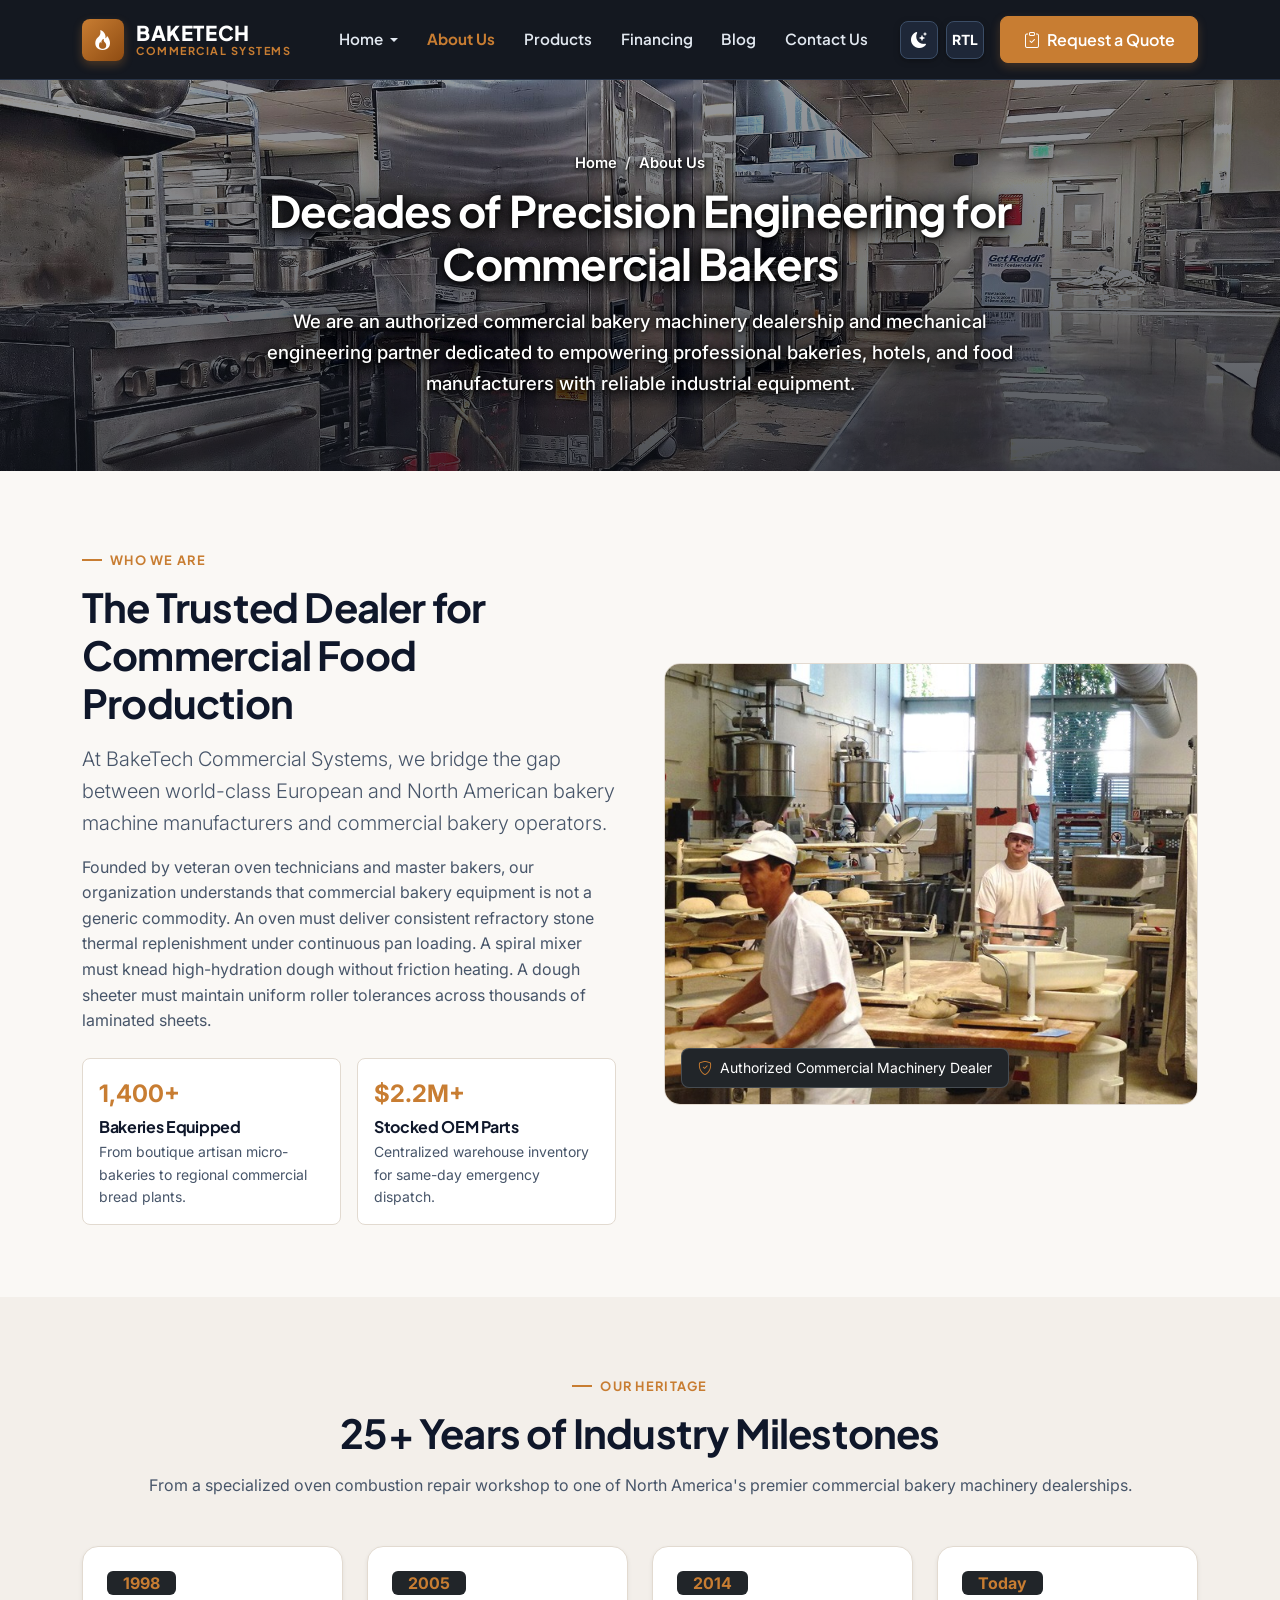
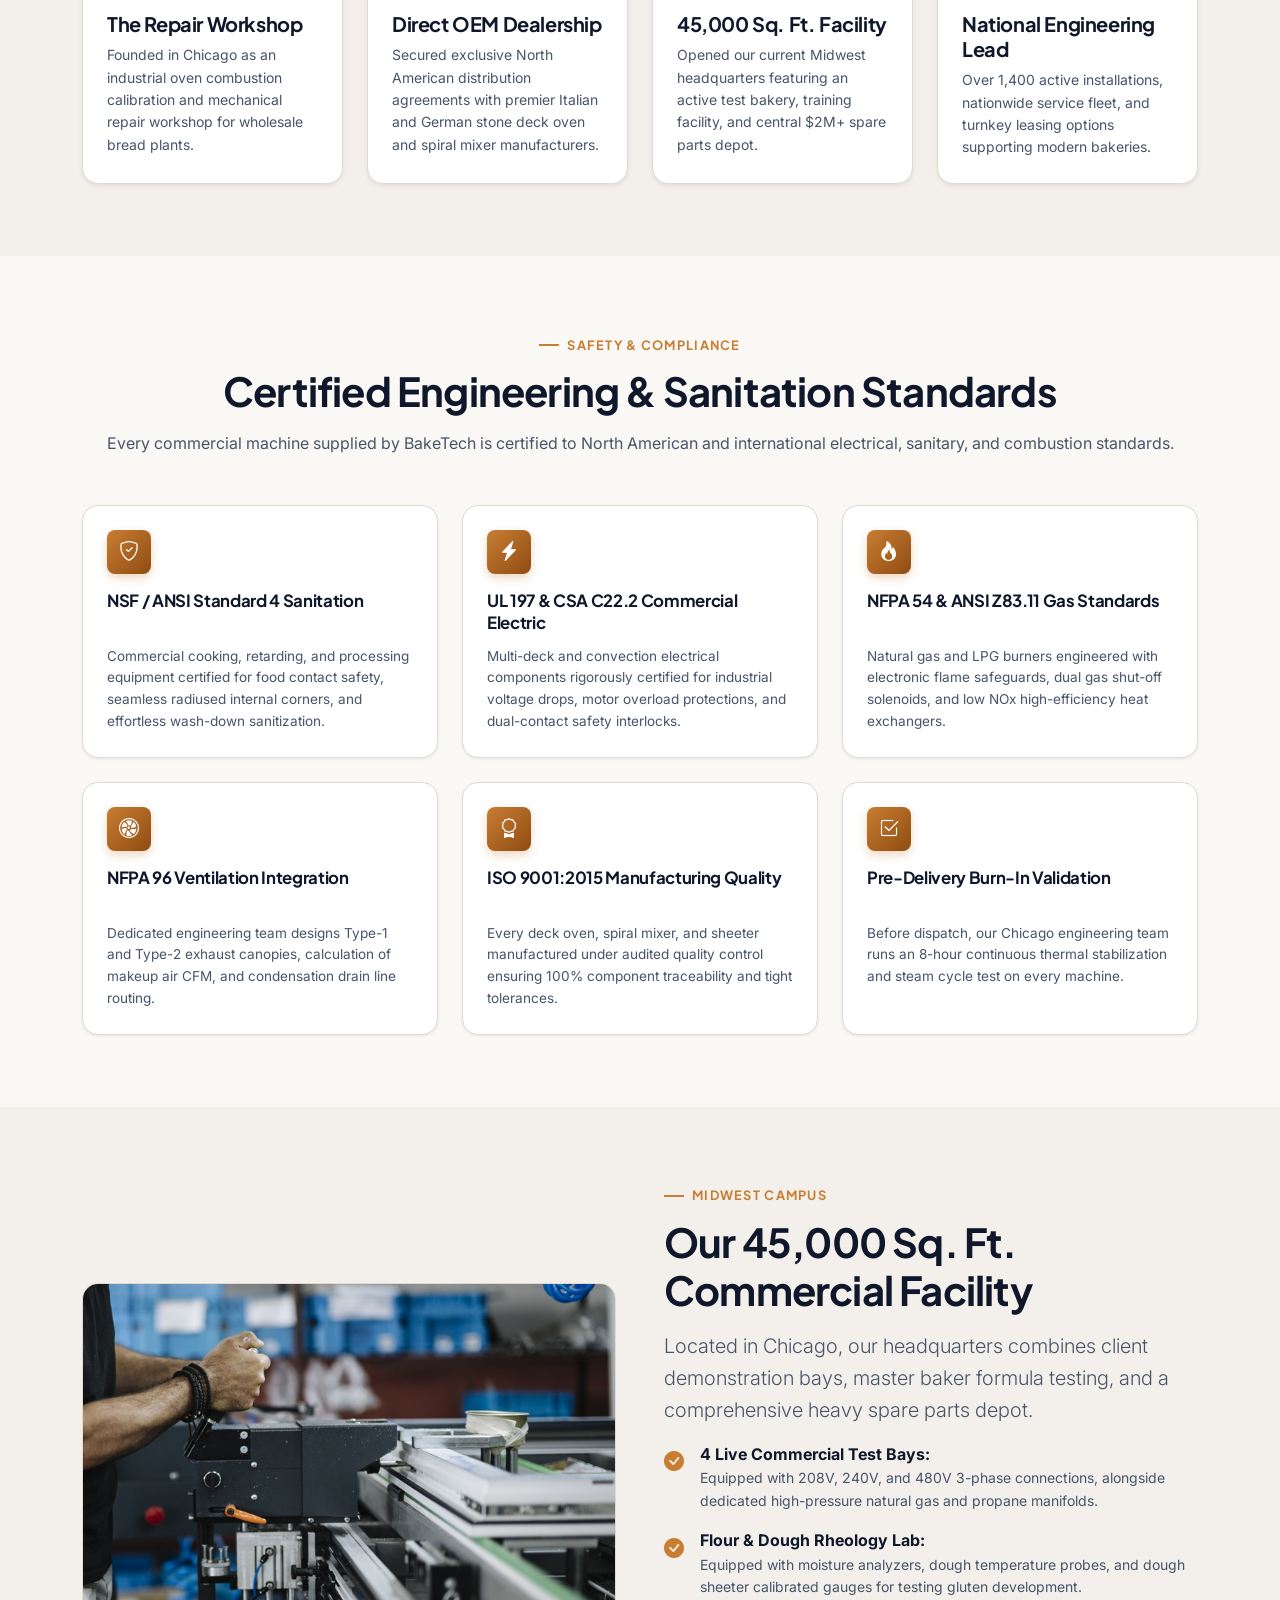
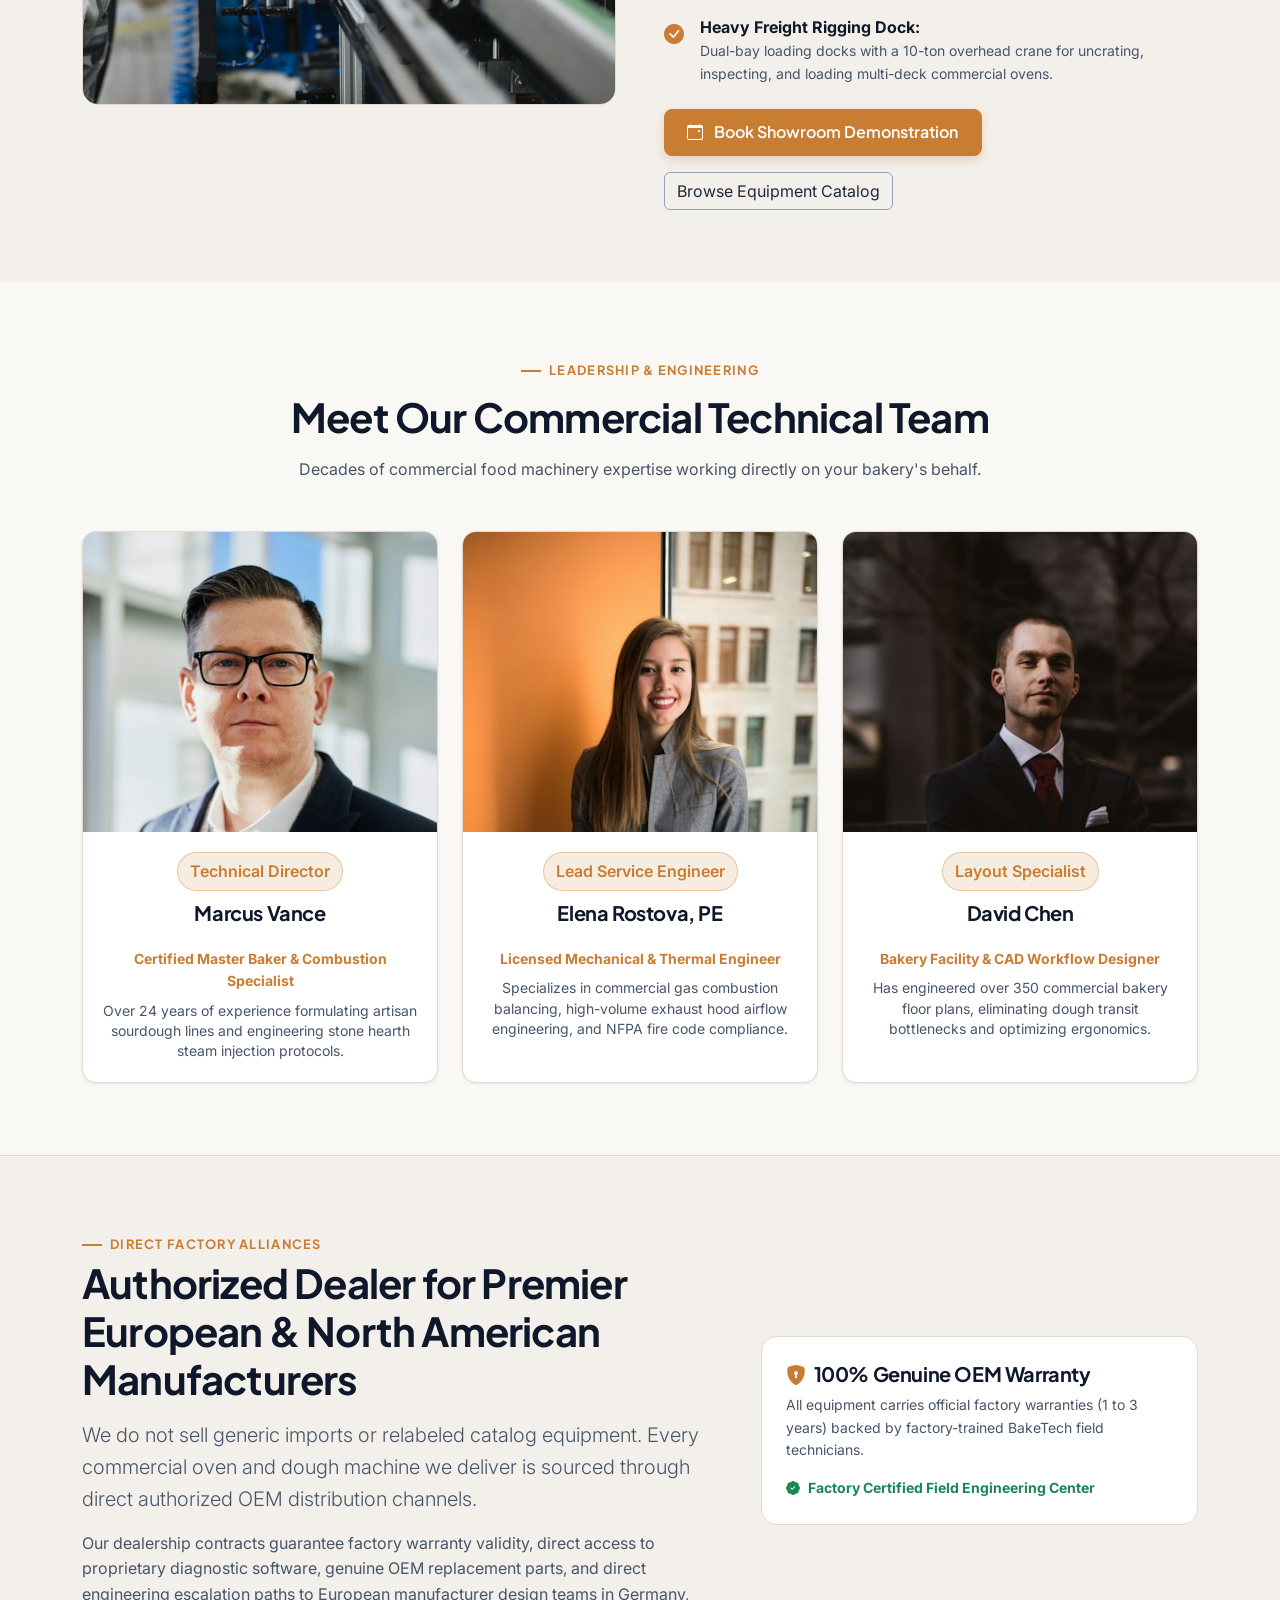
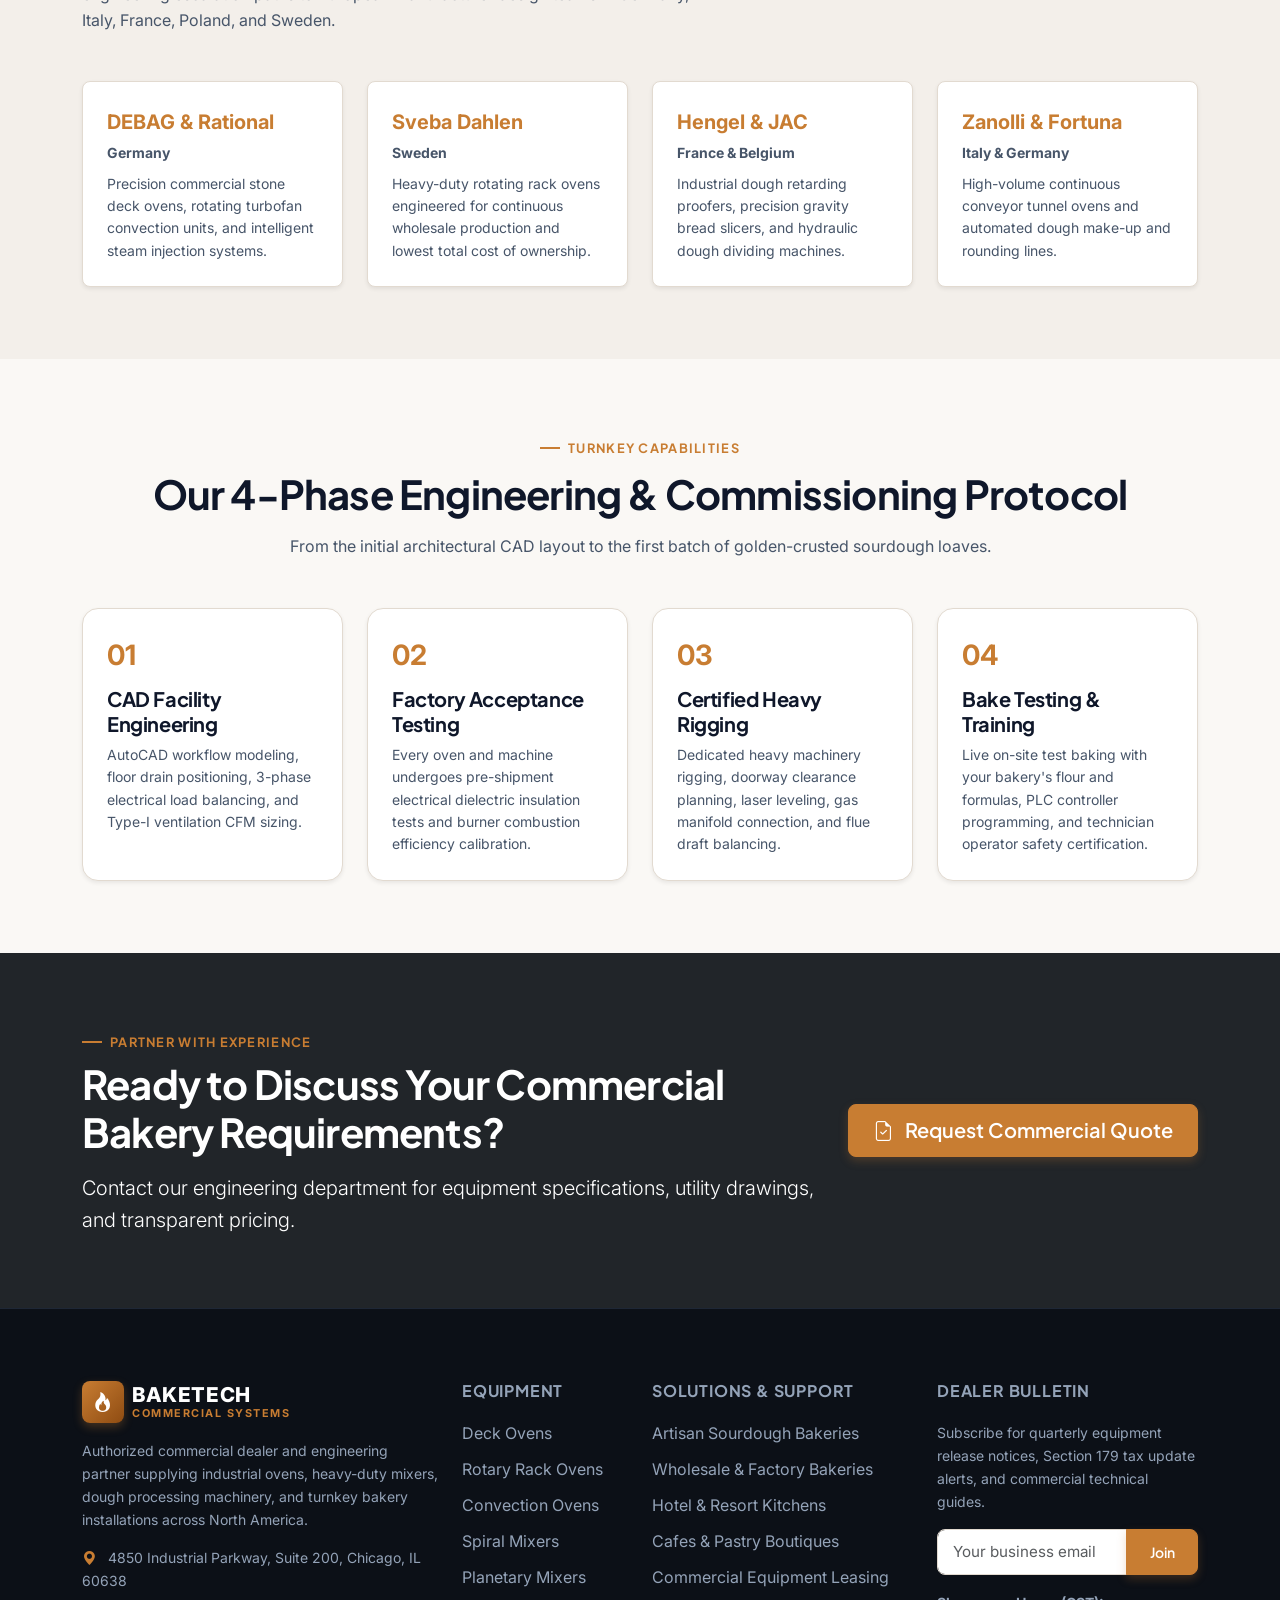
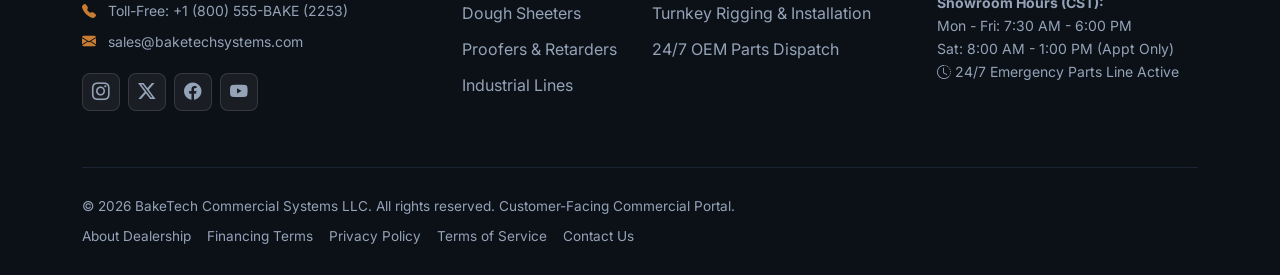
<file: about.html>
<!DOCTYPE html>
<html lang="en" data-bs-theme="light" dir="ltr">
<head>
  <meta charset="UTF-8">
  <meta name="viewport" content="width=device-width, initial-scale=1.0">
  <title>About Us | BakeTech Commercial Systems – Commercial Bakery Equipment Dealer</title>
  <meta name="description" content="Learn about BakeTech Commercial Systems: over 25 years of commercial oven engineering, factory-certified technicians, showroom testing facility, and nationwide bakery machinery support.">
  <meta name="keywords" content="about baketech, commercial bakery equipment dealer, bakery engineering, commercial oven installation, bakery machinery supplier">
  
  <!-- Favicon -->
  <link rel="icon" type="image/svg+xml" href="data:image/svg+xml,<svg xmlns='http://www.w3.org/2000/svg' viewBox='0 0 32 32'><rect width='32' height='32' rx='6' fill='%23C87D32'/><path d='M8 10h16v12H8z' fill='none' stroke='white' stroke-width='2'/><path d='M11 15h10M11 18h6' stroke='white' stroke-width='2' stroke-linecap='round'/></svg>">

  <!-- Local Vendor CSS -->
  <link rel="stylesheet" href="assets/vendor/bootstrap/bootstrap.min.css">
  <link rel="stylesheet" href="assets/vendor/bootstrap-icons/bootstrap-icons.min.css">

  <!-- Custom Core & RTL Styles -->
  <link rel="stylesheet" href="assets/css/style.css">
  <link rel="stylesheet" href="assets/css/rtl.css">
</head>
<body>

  <!-- Global Master Navigation Bar -->
  <nav class="navbar navbar-expand-lg site-navbar sticky-top">
    <div class="container">
      <a class="navbar-brand" href="index.html">
        <div class="brand-icon-box">
          <i class="bi bi-fire"></i>
        </div>
        <div class="brand-text"><span class="brand-title">BAKETECH</span><span class="brand-subtitle">Commercial Systems</span></div>
      </a>

      <!-- Mobile Controls (Theme, RTL, Hamburger) -->
      <div class="d-flex align-items-center gap-2 d-lg-none mobile-controls">
        <button class="btn btn-utility theme-toggle-btn" aria-label="Toggle theme">
          <i class="bi bi-moon-stars-fill theme-toggle-icon"></i>
        </button>
        <button class="btn btn-utility rtl-toggle-btn" aria-label="Toggle RTL direction">
          <span class="rtl-label fw-bold small">RTL</span>
        </button>
        <button class="navbar-toggler" type="button" data-bs-toggle="collapse" data-bs-target="#mainNavbar" aria-controls="mainNavbar" aria-expanded="false" aria-label="Toggle navigation">
          <span class="navbar-toggler-icon"></span>
        </button>
      </div>

      <!-- Navigation Links -->
      <div class="collapse navbar-collapse" id="mainNavbar">
        <ul class="navbar-nav mx-auto mb-2 mb-lg-0">
          <li class="nav-item dropdown">
            <a class="nav-link dropdown-toggle" href="#" role="button" data-bs-toggle="dropdown" aria-expanded="false">
              Home
            </a>
            <ul class="dropdown-menu">
              <li><a class="dropdown-item" href="index.html"><i class="bi bi-layout-text-window-reverse me-2 text-copper"></i> Home 1: Commercial Equipment</a></li>
              <li><a class="dropdown-item" href="home-solutions.html"><i class="bi bi-grid-1x2-fill me-2 text-copper"></i> Home 2: Solutions & Industry</a></li>
            </ul>
          </li>
          <li class="nav-item">
            <a class="nav-link active" href="about.html">About Us</a>
          </li>
          <li class="nav-item">
            <a class="nav-link" href="products.html">Products</a>
          </li>
          <li class="nav-item">
            <a class="nav-link" href="financing.html">Financing</a>
          </li>
          <li class="nav-item">
            <a class="nav-link" href="blog.html">Blog</a>
          </li>
          <li class="nav-item">
            <a class="nav-link" href="contact.html">Contact Us</a>
          </li>
        </ul>

        <!-- Right Utilities & Quote CTA -->
        <div class="d-none d-lg-flex align-items-center gap-2">
          <button class="btn btn-utility theme-toggle-btn" aria-label="Toggle dark/light theme" title="Toggle Theme">
            <i class="bi bi-moon-stars-fill theme-toggle-icon"></i>
          </button>
          <button class="btn btn-utility rtl-toggle-btn" aria-label="Toggle RTL layout" title="Toggle RTL">
            <span class="rtl-label fw-bold small">RTL</span>
          </button>
          <button type="button" class="btn btn-copper ms-2" data-bs-toggle="modal" data-bs-target="#quoteModal">
            <i class="bi bi-clipboard-check me-1"></i> Request a Quote
          </button>
        </div>
      </div>
    </div>
  </nav>

  <!-- Page Hero (Clearly Visible Hero Image with Center-Aligned Content) -->
  <section class="page-hero">
    <img src="assets/images/hero/hero-about-showroom.jpg" alt="BakeTech Commercial Bakery Equipment Showroom & Testing Center" class="page-hero-bg">
    <div class="container text-center">
      <nav aria-label="breadcrumb">
        <ol class="breadcrumb mb-2 small justify-content-center">
          <li class="breadcrumb-item"><a href="index.html">Home</a></li>
          <li class="breadcrumb-item active text-white" aria-current="page">About Us</li>
        </ol>
      </nav>
      <h1 class="display-4 fw-bold text-white mb-3">Decades of Precision Engineering for Commercial Bakers</h1>
      <p class="lead text-white fw-medium mb-0 mx-auto max-w-700">
        We are an authorized commercial bakery machinery dealership and mechanical engineering partner dedicated to empowering professional bakeries, hotels, and food manufacturers with reliable industrial equipment.
      </p>
    </div>
  </section>

  <!-- Company Introduction & Background -->
  <section class="py-5">
    <div class="container py-4">
      <div class="row align-items-center g-5">
        <div class="col-lg-6">
          <div class="section-tag">Who We Are</div>
          <h2 class="display-6 fw-bold mb-3">The Trusted Dealer for Commercial Food Production</h2>
          <p class="lead text-muted mb-3">
            At BakeTech Commercial Systems, we bridge the gap between world-class European and North American bakery machine manufacturers and commercial bakery operators.
          </p>
          <p class="text-muted-custom mb-4">
            Founded by veteran oven technicians and master bakers, our organization understands that commercial bakery equipment is not a generic commodity. An oven must deliver consistent refractory stone thermal replenishment under continuous pan loading. A spiral mixer must knead high-hydration dough without friction heating. A dough sheeter must maintain uniform roller tolerances across thousands of laminated sheets.
          </p>
          <div class="row g-3">
            <div class="col-sm-6">
              <div class="p-3 rounded-3 bg-surface border border-subtle">
                <div class="fw-bold fs-4 text-copper mb-1">1,400+</div>
                <h6 class="fw-bold mb-1 text-main">Bakeries Equipped</h6>
                <p class="small text-muted mb-0">From boutique artisan micro-bakeries to regional commercial bread plants.</p>
              </div>
            </div>
            <div class="col-sm-6">
              <div class="p-3 rounded-3 bg-surface border border-subtle">
                <div class="fw-bold fs-4 text-copper mb-1">$2.2M+</div>
                <h6 class="fw-bold mb-1 text-main">Stocked OEM Parts</h6>
                <p class="small text-muted mb-0">Centralized warehouse inventory for same-day emergency dispatch.</p>
              </div>
            </div>
          </div>
        </div>
        <div class="col-lg-6">
          <div class="rounded-4 overflow-hidden shadow-xl border border-subtle position-relative">
            <img src="assets/images/about/about-client-consultation.jpg" alt="BakeTech Commercial Bakery Equipment Dealership Showroom & Industrial Oven Systems" class="w-100 object-fit-cover" style="height: 440px;">
            <div class="position-absolute bottom-0 start-0 m-3 px-3 py-2 rounded-3 bg-dark bg-opacity-80 text-white border border-secondary border-opacity-50 small">
              <i class="bi bi-shield-check text-copper me-1"></i> Authorized Commercial Machinery Dealer
            </div>
          </div>
        </div>
      </div>
    </div>
  </section>

  <!-- Company History Timeline -->
  <section class="py-5 bg-surface-alt">
    <div class="container py-4">
      <div class="text-center max-w-700 mx-auto mb-5">
        <div class="section-tag justify-content-center">Our Heritage</div>
        <h2 class="display-6 fw-bold mb-3">25+ Years of Industry Milestones</h2>
        <p class="text-muted-custom">
          From a specialized oven combustion repair workshop to one of North America's premier commercial bakery machinery dealerships.
        </p>
      </div>

      <div class="row g-4">
        <div class="col-md-6 col-lg-3">
          <div class="p-4 rounded-4 bg-surface border border-subtle h-100 shadow-sm position-relative">
            <span class="badge bg-dark text-copper mb-3 px-3 py-1 fw-bold fs-6">1998</span>
            <h5 class="fw-bold mb-2 text-main">The Repair Workshop</h5>
            <p class="small text-muted mb-0">Founded in Chicago as an industrial oven combustion calibration and mechanical repair workshop for wholesale bread plants.</p>
          </div>
        </div>
        <div class="col-md-6 col-lg-3">
          <div class="p-4 rounded-4 bg-surface border border-subtle h-100 shadow-sm position-relative">
            <span class="badge bg-dark text-copper mb-3 px-3 py-1 fw-bold fs-6">2005</span>
            <h5 class="fw-bold mb-2 text-main">Direct OEM Dealership</h5>
            <p class="small text-muted mb-0">Secured exclusive North American distribution agreements with premier Italian and German stone deck oven and spiral mixer manufacturers.</p>
          </div>
        </div>
        <div class="col-md-6 col-lg-3">
          <div class="p-4 rounded-4 bg-surface border border-subtle h-100 shadow-sm position-relative">
            <span class="badge bg-dark text-copper mb-3 px-3 py-1 fw-bold fs-6">2014</span>
            <h5 class="fw-bold mb-2 text-main">45,000 Sq. Ft. Facility</h5>
            <p class="small text-muted mb-0">Opened our current Midwest headquarters featuring an active test bakery, training facility, and central $2M+ spare parts depot.</p>
          </div>
        </div>
        <div class="col-md-6 col-lg-3">
          <div class="p-4 rounded-4 bg-surface border border-subtle h-100 shadow-sm position-relative">
            <span class="badge bg-dark text-copper mb-3 px-3 py-1 fw-bold fs-6">Today</span>
            <h5 class="fw-bold mb-2 text-main">National Engineering Lead</h5>
            <p class="small text-muted mb-0">Over 1,400 active installations, nationwide service fleet, and turnkey leasing options supporting modern bakeries.</p>
          </div>
        </div>
      </div>
    </div>
  </section>

  <!-- NEW CONTENT: Engineering Standards & Laboratory Certification Matrix -->
  <section class="py-5">
    <div class="container py-4">
      <div class="text-center max-w-700 mx-auto mb-5">
        <div class="section-tag justify-content-center">Safety & Compliance</div>
        <h2 class="display-6 fw-bold mb-3">Certified Engineering & Sanitation Standards</h2>
        <p class="text-muted-custom">
          Every commercial machine supplied by BakeTech is certified to North American and international electrical, sanitary, and combustion standards.
        </p>
      </div>

      <div class="row g-4">
        <div class="col-md-6 col-lg-4">
          <div class="standards-card p-4 rounded-4 bg-surface border border-subtle h-100 shadow-sm">
            <div class="brand-icon-box mb-3"><i class="bi bi-shield-check"></i></div>
            <h5 class="fw-bold mb-2 text-main">NSF / ANSI Standard 4 Sanitation</h5>
            <p class="small text-muted mb-0">Commercial cooking, retarding, and processing equipment certified for food contact safety, seamless radiused internal corners, and effortless wash-down sanitization.</p>
          </div>
        </div>
        <div class="col-md-6 col-lg-4">
          <div class="standards-card p-4 rounded-4 bg-surface border border-subtle h-100 shadow-sm">
            <div class="brand-icon-box mb-3"><i class="bi bi-lightning-charge-fill"></i></div>
            <h5 class="fw-bold mb-2 text-main">UL 197 & CSA C22.2 Commercial Electric</h5>
            <p class="small text-muted mb-0">Multi-deck and convection electrical components rigorously certified for industrial voltage drops, motor overload protections, and dual-contact safety interlocks.</p>
          </div>
        </div>
        <div class="col-md-6 col-lg-4">
          <div class="standards-card p-4 rounded-4 bg-surface border border-subtle h-100 shadow-sm">
            <div class="brand-icon-box mb-3"><i class="bi bi-fire"></i></div>
            <h5 class="fw-bold mb-2 text-main">NFPA 54 & ANSI Z83.11 Gas Standards</h5>
            <p class="small text-muted mb-0">Natural gas and LPG burners engineered with electronic flame safeguards, dual gas shut-off solenoids, and low NOx high-efficiency heat exchangers.</p>
          </div>
        </div>
        <div class="col-md-6 col-lg-4">
          <div class="standards-card p-4 rounded-4 bg-surface border border-subtle h-100 shadow-sm">
            <div class="brand-icon-box mb-3"><i class="bi bi-fan"></i></div>
            <h5 class="fw-bold mb-2 text-main">NFPA 96 Ventilation Integration</h5>
            <p class="small text-muted mb-0">Dedicated engineering team designs Type-1 and Type-2 exhaust canopies, calculation of makeup air CFM, and condensation drain line routing.</p>
          </div>
        </div>
        <div class="col-md-6 col-lg-4">
          <div class="standards-card p-4 rounded-4 bg-surface border border-subtle h-100 shadow-sm">
            <div class="brand-icon-box mb-3"><i class="bi bi-award"></i></div>
            <h5 class="fw-bold mb-2 text-main">ISO 9001:2015 Manufacturing Quality</h5>
            <p class="small text-muted mb-0">Every deck oven, spiral mixer, and sheeter manufactured under audited quality control ensuring 100% component traceability and tight tolerances.</p>
          </div>
        </div>
        <div class="col-md-6 col-lg-4">
          <div class="standards-card p-4 rounded-4 bg-surface border border-subtle h-100 shadow-sm">
            <div class="brand-icon-box mb-3"><i class="bi bi-check2-square"></i></div>
            <h5 class="fw-bold mb-2 text-main">Pre-Delivery Burn-In Validation</h5>
            <p class="small text-muted mb-0">Before dispatch, our Chicago engineering team runs an 8-hour continuous thermal stabilization and steam cycle test on every machine.</p>
          </div>
        </div>
      </div>
    </div>
  </section>

  <!-- NEW CONTENT: Facility & Demonstration Bakery Specifications -->
  <section class="py-5 bg-surface-alt">
    <div class="container py-4">
      <div class="row align-items-center g-5">
        <div class="col-lg-6">
          <div class="rounded-4 overflow-hidden shadow-xl border border-subtle">
            <img src="assets/images/about/about-quality-inspection.jpg" alt="Commercial Bakery Equipment Quality Inspection and Testing" class="w-100 object-fit-cover" style="height: 420px;">
          </div>
        </div>
        <div class="col-lg-6">
          <div class="section-tag">Midwest Campus</div>
          <h2 class="display-6 fw-bold mb-3">Our 45,000 Sq. Ft. Commercial Facility</h2>
          <p class="lead text-muted mb-3">
            Located in Chicago, our headquarters combines client demonstration bays, master baker formula testing, and a comprehensive heavy spare parts depot.
          </p>
          <div class="d-flex flex-column gap-3 mb-4">
            <div class="d-flex align-items-start gap-3">
              <i class="bi bi-check-circle-fill text-copper fs-5 mt-1"></i>
              <div>
                <strong class="text-main">4 Live Commercial Test Bays:</strong>
                <p class="small text-muted mb-0">Equipped with 208V, 240V, and 480V 3-phase connections, alongside dedicated high-pressure natural gas and propane manifolds.</p>
              </div>
            </div>
            <div class="d-flex align-items-start gap-3">
              <i class="bi bi-check-circle-fill text-copper fs-5 mt-1"></i>
              <div>
                <strong class="text-main">Flour & Dough Rheology Lab:</strong>
                <p class="small text-muted mb-0">Equipped with moisture analyzers, dough temperature probes, and dough sheeter calibrated gauges for testing gluten development.</p>
              </div>
            </div>
            <div class="d-flex align-items-start gap-3">
              <i class="bi bi-check-circle-fill text-copper fs-5 mt-1"></i>
              <div>
                <strong class="text-main">Heavy Freight Rigging Dock:</strong>
                <p class="small text-muted mb-0">Dual-bay loading docks with a 10-ton overhead crane for uncrating, inspecting, and loading multi-deck commercial ovens.</p>
              </div>
            </div>
          </div>
          <div class="d-flex flex-wrap gap-3">
            <a href="contact.html" class="btn btn-copper">
              <i class="bi bi-calendar-event me-2"></i> Book Showroom Demonstration
            </a>
            <a href="products.html" class="btn btn-outline-secondary">Browse Equipment Catalog</a>
          </div>
        </div>
      </div>
    </div>
  </section>

  <!-- Technical Leadership Team Section -->
  <section class="py-5">
    <div class="container py-4">
      <div class="text-center max-w-700 mx-auto mb-5">
        <div class="section-tag justify-content-center">Leadership & Engineering</div>
        <h2 class="display-6 fw-bold mb-3">Meet Our Commercial Technical Team</h2>
        <p class="text-muted-custom">
          Decades of commercial food machinery expertise working directly on your bakery's behalf.
        </p>
      </div>

      <div class="row g-4 justify-content-center">
        <div class="col-md-6 col-lg-4">
          <div class="card-custom text-center team-card">
            <div class="card-img-wrapper" style="padding-top: 85%;">
              <img src="assets/images/team/team-lead-technician.jpg" alt="Marcus Vance - Master Baker & Technical Director">
            </div>
            <div class="card-body-custom">
              <span class="badge-copper mb-2 align-self-center">Technical Director</span>
              <h5 class="fw-bold mb-1 text-main">Marcus Vance</h5>
              <small class="text-copper fw-bold mb-2 d-block">Certified Master Baker & Combustion Specialist</small>
              <p class="small text-muted mb-0">Over 24 years of experience formulating artisan sourdough lines and engineering stone hearth steam injection protocols.</p>
            </div>
          </div>
        </div>

        <div class="col-md-6 col-lg-4">
          <div class="card-custom text-center team-card">
            <div class="card-img-wrapper" style="padding-top: 85%;">
              <img src="assets/images/team/team-service-manager.jpg" alt="Elena Rostova - Commercial Ovens Project Engineer">
            </div>
            <div class="card-body-custom">
              <span class="badge-copper mb-2 align-self-center">Lead Service Engineer</span>
              <h5 class="fw-bold mb-1 text-main">Elena Rostova, PE</h5>
              <small class="text-copper fw-bold mb-2 d-block">Licensed Mechanical & Thermal Engineer</small>
              <p class="small text-muted mb-0">Specializes in commercial gas combustion balancing, high-volume exhaust hood airflow engineering, and NFPA fire code compliance.</p>
            </div>
          </div>
        </div>

        <div class="col-md-6 col-lg-4">
          <div class="card-custom text-center team-card">
            <div class="card-img-wrapper" style="padding-top: 85%;">
              <img src="assets/images/team/team-sales-consultant.jpg" alt="David Chen - Bakery Layout Specialist">
            </div>
            <div class="card-body-custom">
              <span class="badge-copper mb-2 align-self-center">Layout Specialist</span>
              <h5 class="fw-bold mb-1 text-main">David Chen</h5>
              <small class="text-copper fw-bold mb-2 d-block">Bakery Facility & CAD Workflow Designer</small>
              <p class="small text-muted mb-0">Has engineered over 350 commercial bakery floor plans, eliminating dough transit bottlenecks and optimizing ergonomics.</p>
            </div>
          </div>
        </div>
      </div>
    </div>
  </section>

  <!-- Authorized OEM Brand Distribution & Engineering Alliances -->
  <section class="py-5 bg-surface-alt border-top border-subtle">
    <div class="container py-4">
      <div class="row align-items-center g-5 mb-5">
        <div class="col-lg-7">
          <div class="section-tag mb-1">Direct Factory Alliances</div>
          <h2 class="display-6 fw-bold mb-3">Authorized Dealer for Premier European & North American Manufacturers</h2>
          <p class="lead text-muted mb-3">
            We do not sell generic imports or relabeled catalog equipment. Every commercial oven and dough machine we deliver is sourced through direct authorized OEM distribution channels.
          </p>
          <p class="text-muted-custom mb-0">
            Our dealership contracts guarantee factory warranty validity, direct access to proprietary diagnostic software, genuine OEM replacement parts, and direct engineering escalation paths to European manufacturer design teams in Germany, Italy, France, Poland, and Sweden.
          </p>
        </div>
        <div class="col-lg-5 text-lg-end">
          <div class="p-4 rounded-4 bg-surface border border-subtle text-start">
            <h5 class="fw-bold mb-2 text-main"><i class="bi bi-shield-lock-fill text-copper me-2"></i>100% Genuine OEM Warranty</h5>
            <p class="small text-muted mb-3">All equipment carries official factory warranties (1 to 3 years) backed by factory-trained BakeTech field technicians.</p>
            <div class="d-flex align-items-center gap-2 text-success small fw-bold">
              <i class="bi bi-patch-check-fill"></i> Factory Certified Field Engineering Center
            </div>
          </div>
        </div>
      </div>

      <div class="row g-4">
        <div class="col-md-6 col-lg-3">
          <div class="card bg-surface border border-subtle rounded-3 p-4 h-100 shadow-sm">
            <div class="fw-bold fs-5 text-copper mb-1">DEBAG & Rational</div>
            <div class="small text-muted fw-bold mb-2">Germany</div>
            <p class="small text-muted mb-0">Precision commercial stone deck ovens, rotating turbofan convection units, and intelligent steam injection systems.</p>
          </div>
        </div>
        <div class="col-md-6 col-lg-3">
          <div class="card bg-surface border border-subtle rounded-3 p-4 h-100 shadow-sm">
            <div class="fw-bold fs-5 text-copper mb-1">Sveba Dahlen</div>
            <div class="small text-muted fw-bold mb-2">Sweden</div>
            <p class="small text-muted mb-0">Heavy-duty rotating rack ovens engineered for continuous wholesale production and lowest total cost of ownership.</p>
          </div>
        </div>
        <div class="col-md-6 col-lg-3">
          <div class="card bg-surface border border-subtle rounded-3 p-4 h-100 shadow-sm">
            <div class="fw-bold fs-5 text-copper mb-1">Hengel & JAC</div>
            <div class="small text-muted fw-bold mb-2">France & Belgium</div>
            <p class="small text-muted mb-0">Industrial dough retarding proofers, precision gravity bread slicers, and hydraulic dough dividing machines.</p>
          </div>
        </div>
        <div class="col-md-6 col-lg-3">
          <div class="card bg-surface border border-subtle rounded-3 p-4 h-100 shadow-sm">
            <div class="fw-bold fs-5 text-copper mb-1">Zanolli & Fortuna</div>
            <div class="small text-muted fw-bold mb-2">Italy & Germany</div>
            <p class="small text-muted mb-0">High-volume continuous conveyor tunnel ovens and automated dough make-up and rounding lines.</p>
          </div>
        </div>
      </div>
    </div>
  </section>

  <!-- Turnkey Facility Engineering & Commissioning Phases -->
  <section class="py-5" id="service">
    <div class="container py-4">
      <div class="text-center max-w-700 mx-auto mb-5">
        <div class="section-tag justify-content-center">Turnkey Capabilities</div>
        <h2 class="display-6 fw-bold mb-3">Our 4-Phase Engineering & Commissioning Protocol</h2>
        <p class="text-muted-custom">
          From the initial architectural CAD layout to the first batch of golden-crusted sourdough loaves.
        </p>
      </div>

      <div class="row g-4">
        <div class="col-md-6 col-lg-3">
          <div class="p-4 rounded-4 bg-surface border border-subtle h-100 shadow-sm">
            <div class="fw-bold fs-3 text-copper mb-2">01</div>
            <h5 class="fw-bold mb-2 text-main">CAD Facility Engineering</h5>
            <p class="small text-muted mb-0">AutoCAD workflow modeling, floor drain positioning, 3-phase electrical load balancing, and Type-I ventilation CFM sizing.</p>
          </div>
        </div>
        <div class="col-md-6 col-lg-3">
          <div class="p-4 rounded-4 bg-surface border border-subtle h-100 shadow-sm">
            <div class="fw-bold fs-3 text-copper mb-2">02</div>
            <h5 class="fw-bold mb-2 text-main">Factory Acceptance Testing</h5>
            <p class="small text-muted mb-0">Every oven and machine undergoes pre-shipment electrical dielectric insulation tests and burner combustion efficiency calibration.</p>
          </div>
        </div>
        <div class="col-md-6 col-lg-3">
          <div class="p-4 rounded-4 bg-surface border border-subtle h-100 shadow-sm">
            <div class="fw-bold fs-3 text-copper mb-2">03</div>
            <h5 class="fw-bold mb-2 text-main">Certified Heavy Rigging</h5>
            <p class="small text-muted mb-0">Dedicated heavy machinery rigging, doorway clearance planning, laser leveling, gas manifold connection, and flue draft balancing.</p>
          </div>
        </div>
        <div class="col-md-6 col-lg-3">
          <div class="p-4 rounded-4 bg-surface border border-subtle h-100 shadow-sm">
            <div class="fw-bold fs-3 text-copper mb-2">04</div>
            <h5 class="fw-bold mb-2 text-main">Bake Testing & Training</h5>
            <p class="small text-muted mb-0">Live on-site test baking with your bakery's flour and formulas, PLC controller programming, and technician operator safety certification.</p>
          </div>
        </div>
      </div>
    </div>
  </section>

  <!-- Pre-Footer Strong Enquiry CTA -->
  <section class="py-5 bg-dark text-light position-relative overflow-hidden">
    <div class="container py-4 position-relative z-2">
      <div class="row align-items-center justify-content-between g-4">
        <div class="col-lg-8">
          <div class="section-tag text-copper mb-2">Partner with Experience</div>
          <h2 class="display-6 fw-bold text-white mb-3">Ready to Discuss Your Commercial Bakery Requirements?</h2>
          <p class="lead text-light text-opacity-75 mb-0">
            Contact our engineering department for equipment specifications, utility drawings, and transparent pricing.
          </p>
        </div>
        <div class="col-lg-4 text-lg-end">
          <button type="button" class="btn btn-copper btn-lg px-4" data-bs-toggle="modal" data-bs-target="#quoteModal">
            <i class="bi bi-file-earmark-check me-2"></i> Request Commercial Quote
          </button>
        </div>
      </div>
    </div>
  </section>

  <!-- Global Footer -->
  <footer class="site-footer">
    <div class="container">
      <div class="row g-4">
        <!-- Col 1: Brand & Contact -->
        <div class="col-lg-4">
          <a href="index.html" class="d-inline-flex align-items-center gap-2 mb-3 text-decoration-none">
            <div class="brand-icon-box">
              <i class="bi bi-fire"></i>
            </div>
            <div class="brand-text"><span class="brand-title text-white">BAKETECH</span><span class="brand-subtitle">Commercial Systems</span></div>
          </a>
          <p class="small footer-desc mb-3">
            Authorized commercial dealer and engineering partner supplying industrial ovens, heavy-duty mixers, dough processing machinery, and turnkey bakery installations across North America.
          </p>
          <div class="d-flex flex-column gap-2 small mb-3">
            <div><i class="bi bi-geo-alt-fill text-copper me-2"></i> 4850 Industrial Parkway, Suite 200, Chicago, IL 60638</div>
            <div><i class="bi bi-telephone-fill text-copper me-2"></i> Toll-Free: +1 (800) 555-BAKE (2253)</div>
            <div><i class="bi bi-envelope-fill text-copper me-2"></i> sales@baketechsystems.com</div>
          </div>
          <!-- Verified Social Media Links -->
          <div class="d-flex gap-2 pt-1">
            <a href="https://instagram.com" target="_blank" rel="noopener noreferrer" class="social-icon-btn" aria-label="Instagram" title="Follow BakeTech on Instagram">
              <i class="bi bi-instagram"></i>
            </a>
            <a href="https://x.com" target="_blank" rel="noopener noreferrer" class="social-icon-btn" aria-label="X (Twitter)" title="Follow BakeTech on X">
              <i class="bi bi-twitter-x"></i>
            </a>
            <a href="https://facebook.com" target="_blank" rel="noopener noreferrer" class="social-icon-btn" aria-label="Facebook" title="Follow BakeTech on Facebook">
              <i class="bi bi-facebook"></i>
            </a>
            <a href="https://youtube.com" target="_blank" rel="noopener noreferrer" class="social-icon-btn" aria-label="YouTube" title="Subscribe to BakeTech on YouTube">
              <i class="bi bi-youtube"></i>
            </a>
          </div>
        </div>

        <!-- Col 2: Equipment Categories -->
        <div class="col-sm-6 col-lg-2">
          <h5>Equipment</h5>
          <ul class="footer-links">
            <li><a href="products.html?cat=deck-ovens">Deck Ovens</a></li>
            <li><a href="products.html?cat=rotary-rack-ovens">Rotary Rack Ovens</a></li>
            <li><a href="products.html?cat=convection-ovens">Convection Ovens</a></li>
            <li><a href="products.html?cat=spiral-mixers">Spiral Mixers</a></li>
            <li><a href="products.html?cat=planetary-mixers">Planetary Mixers</a></li>
            <li><a href="products.html?cat=dough-sheeters">Dough Sheeters</a></li>
            <li><a href="products.html?cat=proofers-retarders">Proofers & Retarders</a></li>
            <li><a href="products.html?cat=industrial-equipment">Industrial Lines</a></li>
          </ul>
        </div>

        <!-- Col 3: Industry Solutions & Services -->
        <div class="col-sm-6 col-lg-3">
          <h5>Solutions & Support</h5>
          <ul class="footer-links">
            <li><a href="home-solutions.html#artisan">Artisan Sourdough Bakeries</a></li>
            <li><a href="home-solutions.html#wholesale">Wholesale & Factory Bakeries</a></li>
            <li><a href="home-solutions.html#hotel">Hotel & Resort Kitchens</a></li>
            <li><a href="home-solutions.html#cafe">Cafes & Pastry Boutiques</a></li>
            <li><a href="financing.html">Commercial Equipment Leasing</a></li>
            <li><a href="about.html#service">Turnkey Rigging & Installation</a></li>
            <li><a href="contact.html#support">24/7 OEM Parts Dispatch</a></li>
          </ul>
        </div>

        <!-- Col 4: Newsletter & Showroom Hours -->
        <div class="col-lg-3">
          <h5>Dealer Bulletin</h5>
          <p class="small footer-desc mb-3">
            Subscribe for quarterly equipment release notices, Section 179 tax update alerts, and commercial technical guides.
          </p>
          <form class="needs-validation mb-3" novalidate>
            <div class="input-group">
              <input type="email" class="form-control form-control-sm email-format-input" placeholder="Your business email" required>
              <button class="btn btn-copper btn-sm" type="submit">Join</button>
            </div>
          </form>
          <div class="showroom-hours small">
            <strong>Showroom Hours (CST):</strong><br>
            Mon - Fri: 7:30 AM - 6:00 PM<br>
            Sat: 8:00 AM - 1:00 PM (Appt Only)<br>
            <span class="emergency-parts-line"><i class="bi bi-clock-history me-1"></i>24/7 Emergency Parts Line Active</span>
          </div>
        </div>
      </div>

      <!-- Bottom Bar -->
      <div class="footer-bottom d-flex flex-wrap justify-content-between align-items-center gap-2">
        <div>
          &copy; <span class="current-year">2026</span> BakeTech Commercial Systems LLC. All rights reserved. Customer-Facing Commercial Portal.
        </div>
        <div class="d-flex flex-wrap gap-3 footer-legal-links">
          <a href="about.html">About Dealership</a>
          <a href="financing.html">Financing Terms</a>
          <a href="privacy.html">Privacy Policy</a>
          <a href="terms.html">Terms of Service</a>
          <a href="contact.html">Contact Us</a>
        </div>
      </div>
    </div>
  </footer>

  <!-- Quick Quote Request Modal (Global) -->
  <div class="modal fade" id="quoteModal" tabindex="-1" aria-labelledby="quoteModalLabel" aria-hidden="true">
    <div class="modal-dialog modal-dialog-centered modal-lg">
      <div class="modal-content bg-surface border border-subtle">
        <div class="modal-header border-bottom border-subtle">
          <div class="d-flex align-items-center gap-2">
            <div class="brand-icon-box" style="width: 32px; height: 32px; font-size: 0.9rem;">
              <i class="bi bi-file-earmark-text"></i>
            </div>
            <div>
              <h5 class="modal-title fw-bold mb-0" id="quoteModalLabel">Request Commercial Equipment Quote</h5>
              <small class="text-muted">Direct B2B dealer pricing & utility compatibility assessment</small>
            </div>
          </div>
          <button type="button" class="btn-close" data-bs-dismiss="modal" aria-label="Close"></button>
        </div>
        <form class="needs-validation" novalidate id="globalQuoteForm">
          <div class="modal-body p-4">
            <div class="row g-3">
              <div class="col-md-6">
                <label class="form-label">Full Name <span class="text-danger">*</span></label>
                <input type="text" class="form-control name-only-input" name="fullName" placeholder="e.g. Marcus Vance" pattern="^[A-Za-z\s\.\'\-]{2,50}$" title="Name must only contain letters" required>
                <div class="invalid-feedback">Please enter your full name (letters only).</div>
              </div>
              <div class="col-md-6">
                <label class="form-label">Bakery / Company Name <span class="text-danger">*</span></label>
                <input type="text" class="form-control" placeholder="e.g. Vance Artisan Sourdough Co." required>
                <div class="invalid-feedback">Please provide your business name.</div>
              </div>
              <div class="col-md-6">
                <label class="form-label">Business Email <span class="text-danger">*</span></label>
                <input type="email" class="form-control" placeholder="marcus@vancebakery.com" required>
                <div class="invalid-feedback">Please provide a valid business email.</div>
              </div>
              <div class="col-md-6">
                <label class="form-label">Commercial Phone <span class="text-danger">*</span></label>
                <input type="tel" class="form-control phone-numbers-only-input" name="phone" placeholder="(312) 555-0199" pattern="^[\d\s+\-\(\)]{7,25}$" title="Phone must only contain numbers" required>
                <div class="invalid-feedback">Please provide a valid phone number (digits only).</div>
              </div>
              <div class="col-md-6">
                <label class="form-label">Equipment Category or Model</label>
                <select class="form-select" id="quoteEquipmentSelect">
                  <option value="deck-ovens">Commercial Deck Ovens (Modular Stone)</option>
                  <option value="rotary-rack-ovens">Industrial Rotary Rack Ovens</option>
                  <option value="convection-ovens">Commercial Convection Ovens</option>
                  <option value="spiral-mixers">Heavy-Duty Spiral Dough Mixers</option>
                  <option value="planetary-mixers">Planetary Mixers (Pastry & Batters)</option>
                  <option value="dough-sheeters">Automated Dough Sheeters</option>
                  <option value="dough-dividers">Dough Dividers & Rounders</option>
                  <option value="proofers-retarders">Dough Proofers & Retarders</option>
                  <option value="bread-slicers">Commercial Bread Slicers</option>
                  <option value="display-cabinets">Bakery Display Showcases</option>
                  <option value="industrial-equipment">Complete Industrial Bakery Lines</option>
                </select>
              </div>
              <div class="col-md-6">
                <label class="form-label">Business Facility Type</label>
                <select class="form-select">
                  <option>Artisan Retail Bakehouse</option>
                  <option>High-Volume Wholesale Bakery</option>
                  <option>Hotel / Resort Central Kitchen</option>
                  <option>Specialty Cafe / Patisserie</option>
                  <option>Industrial Dough / Food Plant</option>
                  <option>New Commercial Bakery (Startup)</option>
                </select>
              </div>
              <div class="col-md-6">
                <label class="form-label">Estimated Purchase Timeline</label>
                <select class="form-select">
                  <option>Immediate (Ready to Order 1-2 Weeks)</option>
                  <option>Planning 30 - 60 Days</option>
                  <option>Q1/Q2 Upcoming Budget</option>
                  <option>Budgetary Estimate / Blueprint Planning</option>
                </select>
              </div>
              <div class="col-md-6">
                <label class="form-label">Commercial Financing / Lease Interest?</label>
                <select class="form-select">
                  <option>Yes, send $1 Buyout Lease options</option>
                  <option>Yes, send FMV Fair Market Value Lease options</option>
                  <option>Direct Capital Outright Purchase</option>
                  <option>Undecided / Reviewing options</option>
                </select>
              </div>
              <div class="col-12">
                <label class="form-label">Project Details & Daily Output Capacity</label>
                <textarea class="form-control" rows="3" placeholder="Tell us about your production goals (e.g., 500 baguettes/day, electrical 208V 3-phase available, need delivery by next month)..."></textarea>
              </div>
            </div>
          </div>
          <div class="modal-footer border-top border-subtle">
            <button type="button" class="btn btn-outline-secondary" data-bs-dismiss="modal">Cancel</button>
            <button type="submit" class="btn btn-copper px-4">
              <i class="bi bi-send-fill me-1"></i> Submit Quote Request
            </button>
          </div>
        </form>
      </div>
    </div>
  </div>

  <!-- Submission Feedback Modal -->
  <div class="modal fade" id="submissionFeedbackModal" tabindex="-1" aria-hidden="true">
    <div class="modal-dialog modal-dialog-centered">
      <div class="modal-content bg-surface border border-subtle">
        <div class="modal-body text-center p-4">
          <div class="brand-icon-box mx-auto mb-3" style="width: 56px; height: 56px; font-size: 1.75rem;">
            <i class="bi bi-check-lg"></i>
          </div>
          <h4 class="fw-bold mb-2">Inquiry Confirmed (Demo Mode)</h4>
          <p class="text-muted mb-3">
            Your commercial equipment request has been successfully validated.
          </p>
          <div class="p-3 bg-surface-alt rounded-3 border border-subtle text-start small mb-3">
            <div class="d-flex justify-content-between mb-1">
              <span class="text-muted">Inquiry Reference:</span>
              <strong id="feedbackRefNumber" class="text-copper">BK-847291</strong>
            </div>
            <div class="d-flex justify-content-between mb-1">
              <span class="text-muted">Assigned Hub:</span>
              <span>Midwest Engineering Dispatch</span>
            </div>
            <div class="d-flex justify-content-between">
              <span class="text-muted">Status:</span>
              <span class="badge bg-success">Ready for Sales Review</span>
            </div>
          </div>
          <p class="small text-muted mb-4">
            <em>Note: In a production deployment, this submission dispatches directly to BakeTech Sales Engineering with full CAD specifications and technical quote sheets.</em>
          </p>
          <button type="button" class="btn btn-copper px-4" data-bs-dismiss="modal">Close Window</button>
        </div>
      </div>
    </div>
  </div>

  <!-- Back to Top Button -->
  <button id="backToTopBtn" class="back-to-top-btn" aria-label="Back to top">
    <i class="bi bi-arrow-up"></i>
  </button>

  <!-- Local Vendor JS -->
  <script src="assets/vendor/bootstrap/bootstrap.bundle.min.js"></script>

  <!-- Application Scripts -->
  <script src="assets/js/products-data.js"></script>
  <script src="assets/js/blog-data.js"></script>
  <script src="assets/js/main.js"></script>
</body>
</html>
</file>
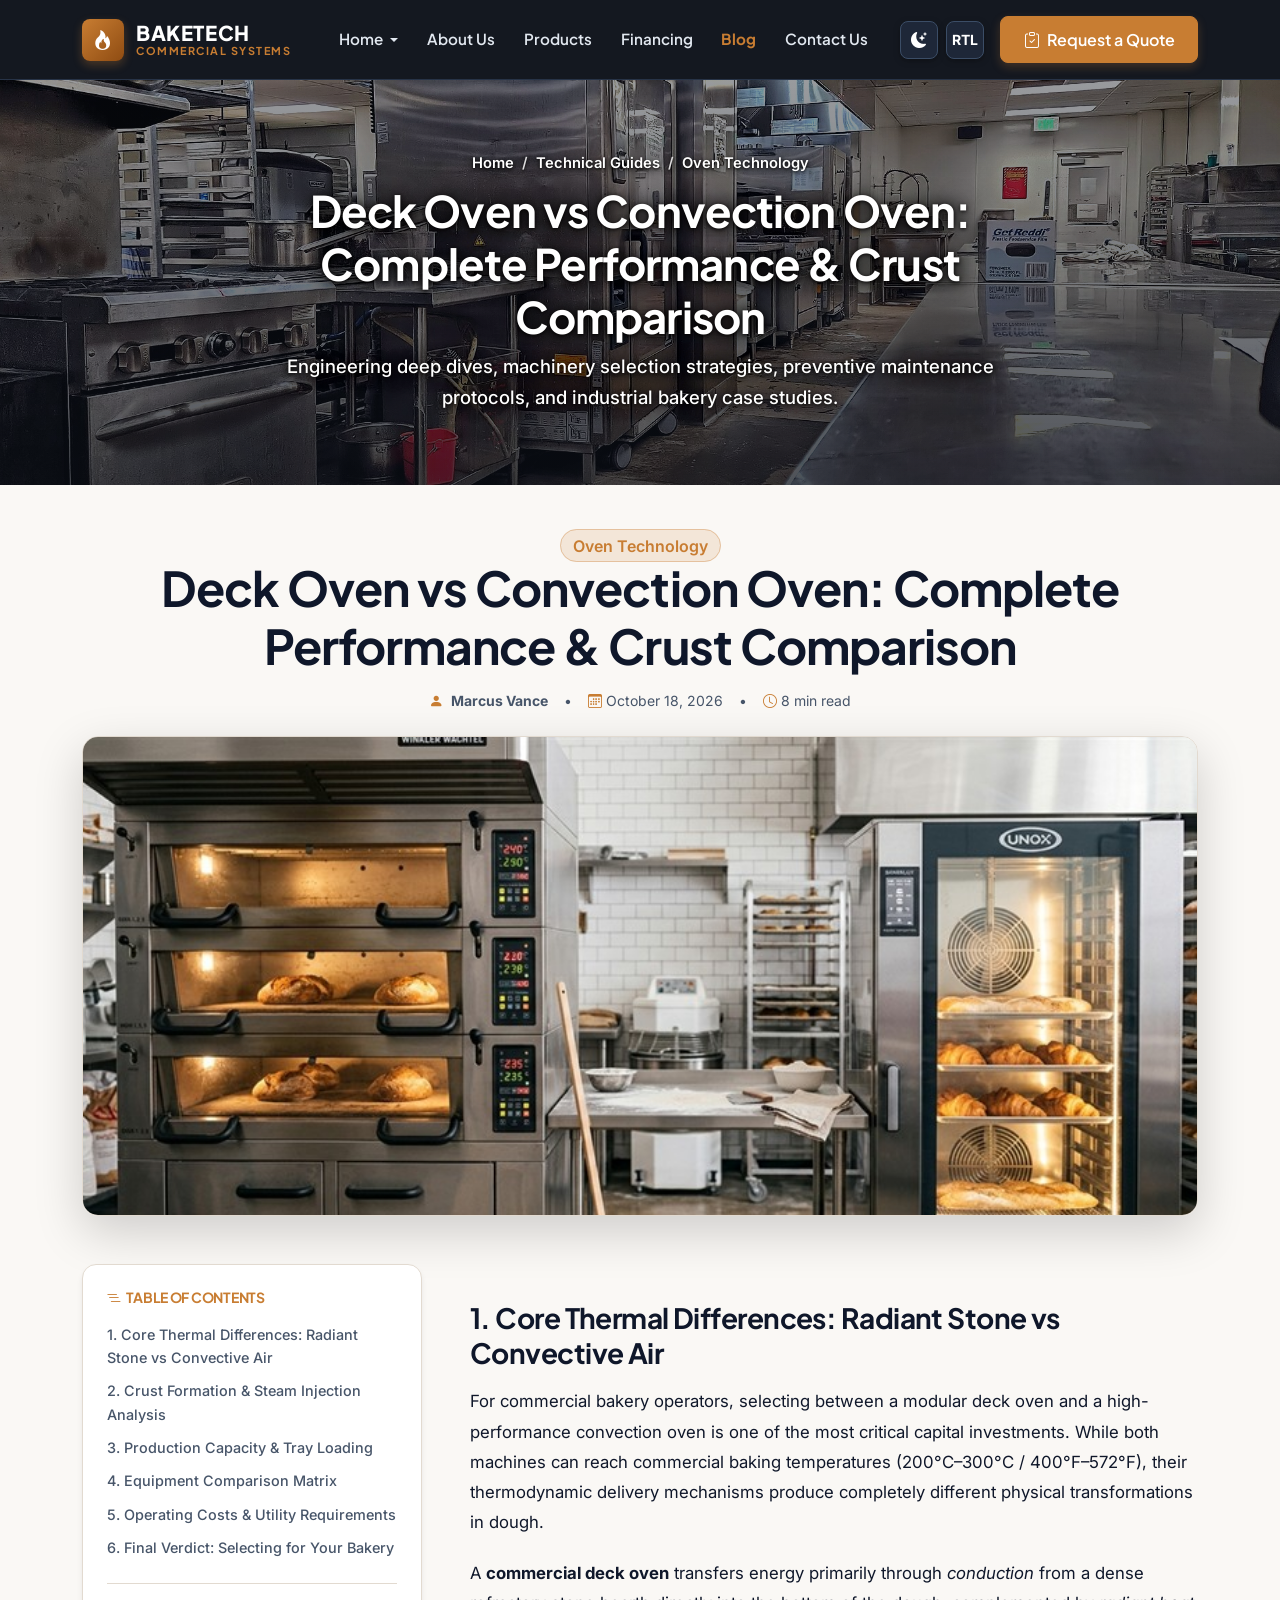
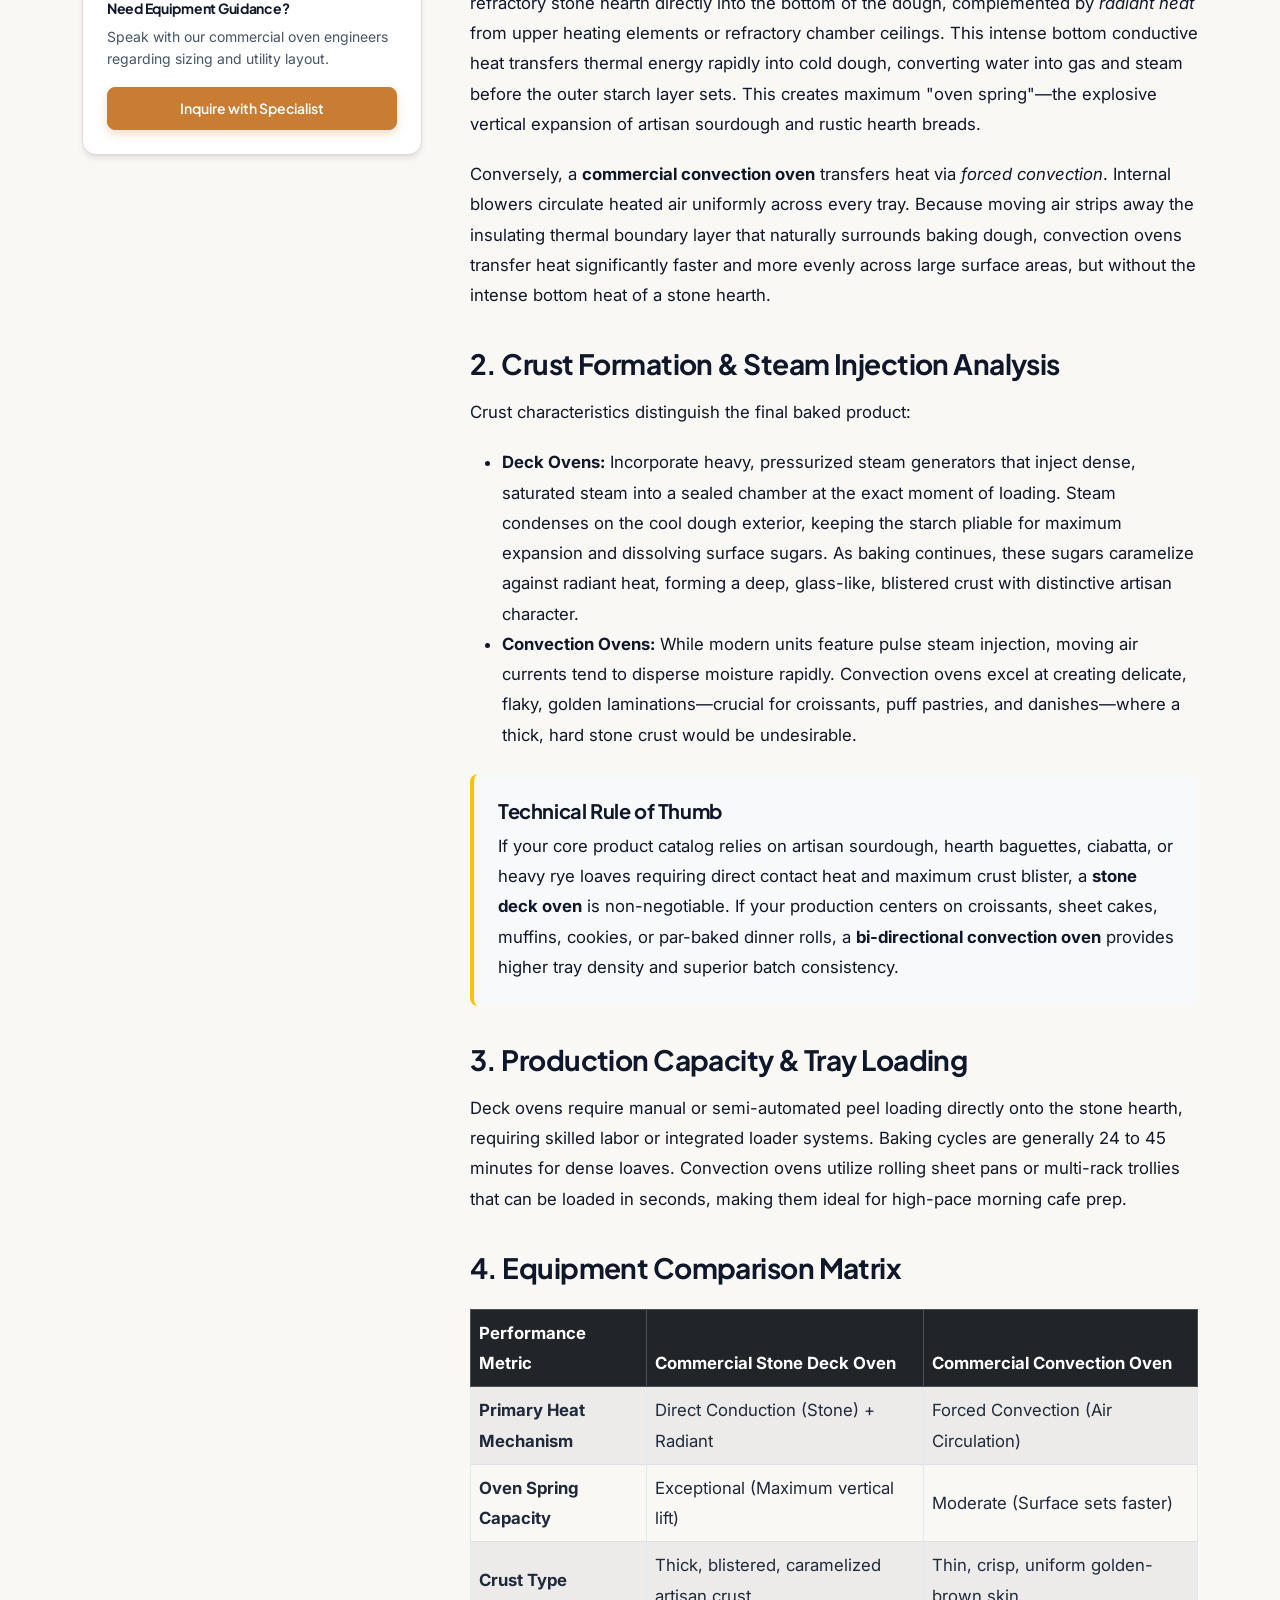
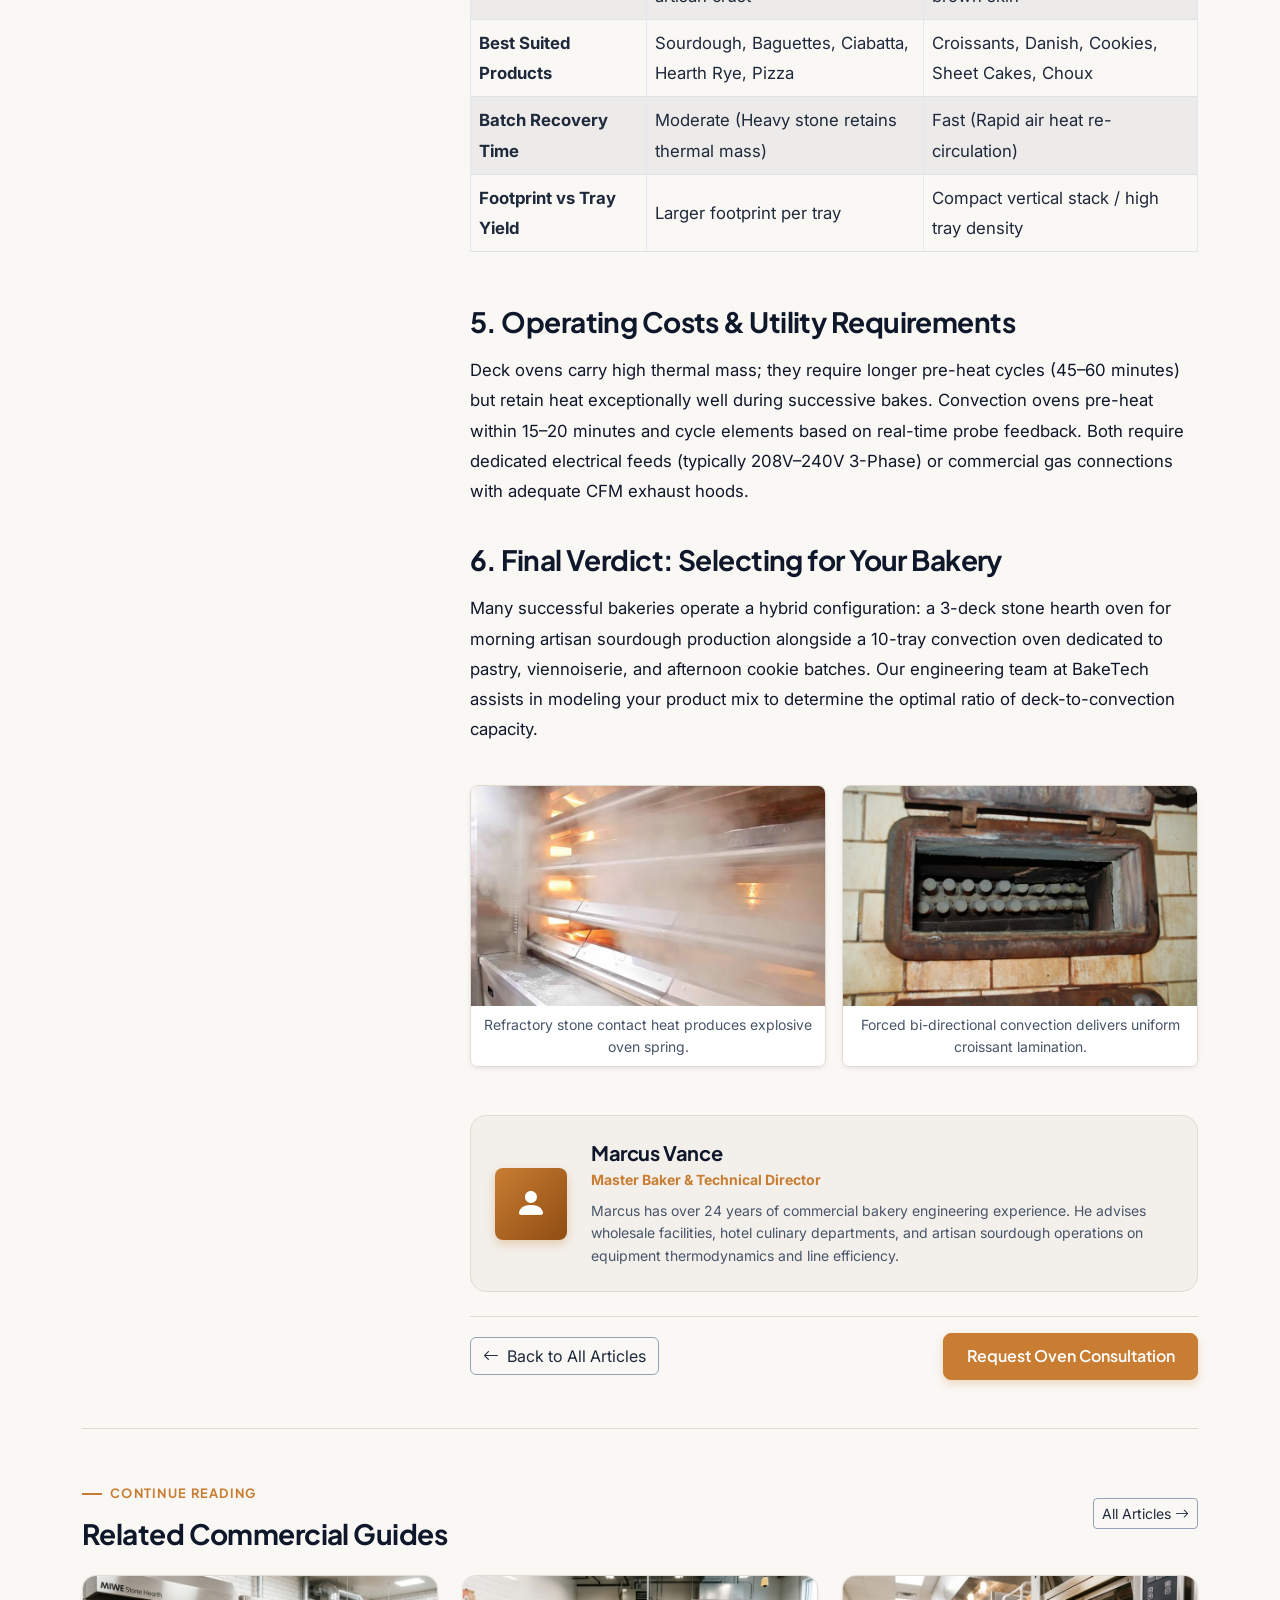
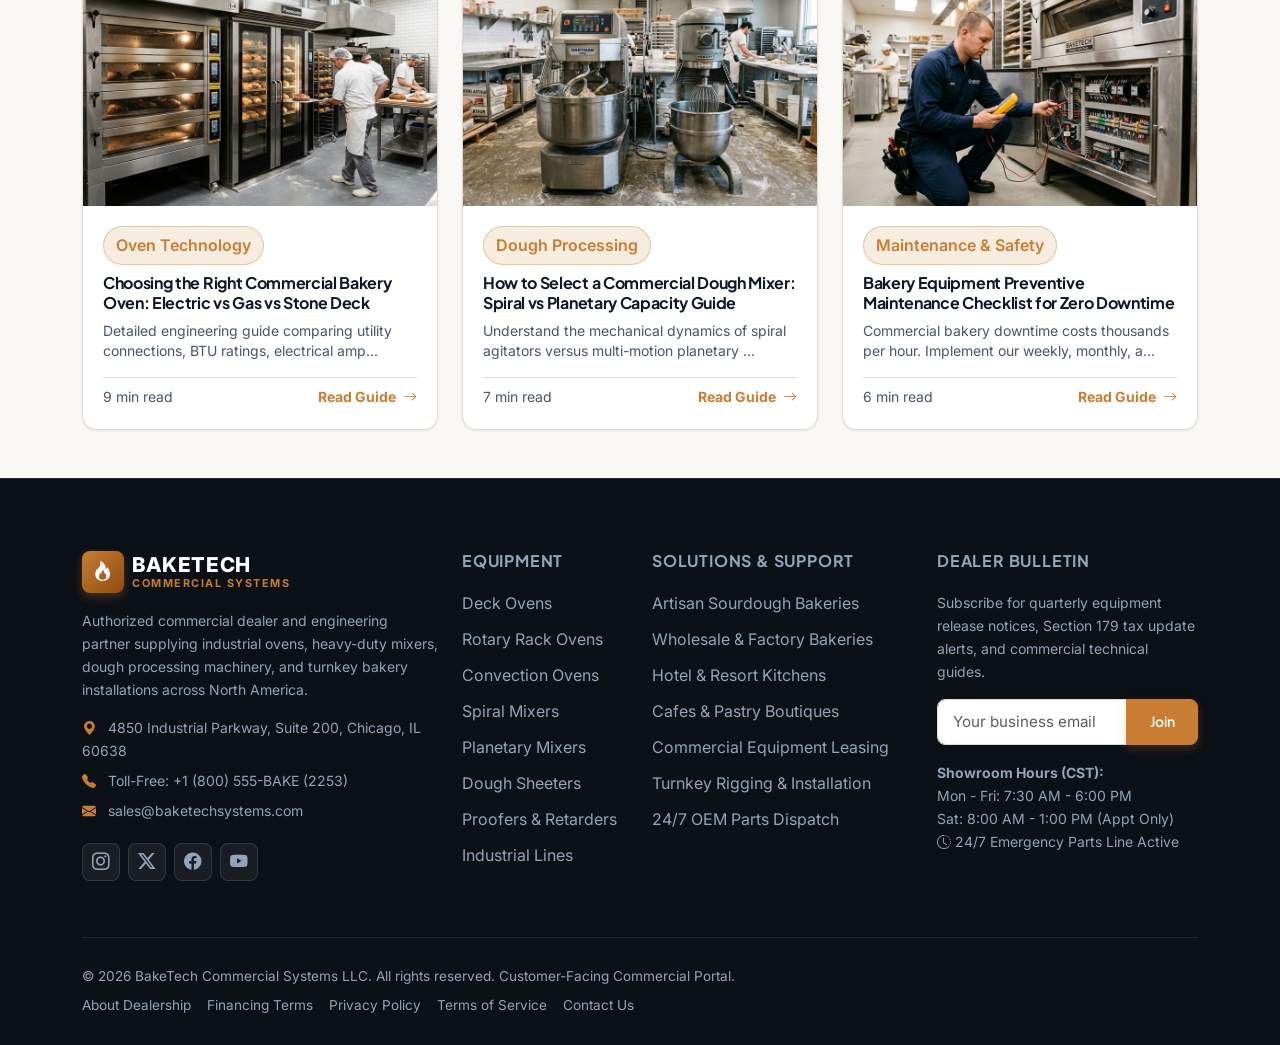
<file: blog-detail.html>
﻿<!DOCTYPE html>
<html lang="en" data-bs-theme="light" dir="ltr">
<head>
  <meta charset="UTF-8">
  <meta name="viewport" content="width=device-width, initial-scale=1.0">
  <title id="blogPageTitle">Commercial Bakery Insights | BakeTech Commercial Systems</title>
  <meta name="description" content="In-depth commercial bakery engineering articles, oven comparisons, maintenance procedures, and equipment sizing guides from BakeTech Commercial Systems.">
  
  <!-- Favicon -->
  <link rel="icon" type="image/svg+xml" href="data:image/svg+xml,<svg xmlns='http://www.w3.org/2000/svg' viewBox='0 0 32 32'><rect width='32' height='32' rx='6' fill='%23C87D32'/><path d='M8 10h16v12H8z' fill='none' stroke='white' stroke-width='2'/><path d='M11 15h10M11 18h6' stroke='white' stroke-width='2' stroke-linecap='round'/></svg>">

  <!-- Local Vendor CSS -->
  <link rel="stylesheet" href="assets/vendor/bootstrap/bootstrap.min.css">
  <link rel="stylesheet" href="assets/vendor/bootstrap-icons/bootstrap-icons.min.css">

  <!-- Custom Core & RTL Styles -->
  <link rel="stylesheet" href="assets/css/style.css">
  <link rel="stylesheet" href="assets/css/rtl.css">
</head>
<body>

  <!-- Global Master Navigation Bar -->
  <nav class="navbar navbar-expand-lg site-navbar sticky-top">
    <div class="container">
      <a class="navbar-brand" href="index.html">
        <div class="brand-icon-box">
          <i class="bi bi-fire"></i>
        </div>
        <div class="brand-text"><span class="brand-title">BAKETECH</span><span class="brand-subtitle">Commercial Systems</span></div>
      </a>

      <!-- Mobile Controls (Theme, RTL, Hamburger) -->
      <div class="d-flex align-items-center gap-2 d-lg-none mobile-controls">
        <button class="btn btn-utility theme-toggle-btn" aria-label="Toggle theme">
          <i class="bi bi-moon-stars-fill theme-toggle-icon"></i>
        </button>
        <button class="btn btn-utility rtl-toggle-btn" aria-label="Toggle RTL direction">
          <span class="rtl-label fw-bold small">RTL</span>
        </button>
        <button class="navbar-toggler" type="button" data-bs-toggle="collapse" data-bs-target="#mainNavbar" aria-controls="mainNavbar" aria-expanded="false" aria-label="Toggle navigation">
          <span class="navbar-toggler-icon"></span>
        </button>
      </div>

      <!-- Navigation Links -->
      <div class="collapse navbar-collapse" id="mainNavbar">
        <ul class="navbar-nav mx-auto mb-2 mb-lg-0">
          <li class="nav-item dropdown">
            <a class="nav-link dropdown-toggle" href="#" role="button" data-bs-toggle="dropdown" aria-expanded="false">
              Home
            </a>
            <ul class="dropdown-menu">
              <li><a class="dropdown-item" href="index.html"><i class="bi bi-layout-text-window-reverse me-2 text-copper"></i> Home 1: Commercial Equipment</a></li>
              <li><a class="dropdown-item" href="home-solutions.html"><i class="bi bi-grid-1x2-fill me-2 text-copper"></i> Home 2: Solutions & Industry</a></li>
            </ul>
          </li>
          <li class="nav-item">
            <a class="nav-link" href="about.html">About Us</a>
          </li>
          <li class="nav-item">
            <a class="nav-link" href="products.html">Products</a>
          </li>
          <li class="nav-item">
            <a class="nav-link" href="financing.html">Financing</a>
          </li>
          <li class="nav-item">
            <a class="nav-link active" href="blog.html">Blog</a>
          </li>
          <li class="nav-item">
            <a class="nav-link" href="contact.html">Contact Us</a>
          </li>
        </ul>

        <!-- Right Utilities & Quote CTA -->
        <div class="d-none d-lg-flex align-items-center gap-2">
          <button class="btn btn-utility theme-toggle-btn" aria-label="Toggle dark/light theme" title="Toggle Theme">
            <i class="bi bi-moon-stars-fill theme-toggle-icon"></i>
          </button>
          <button class="btn btn-utility rtl-toggle-btn" aria-label="Toggle RTL layout" title="Toggle RTL">
            <span class="rtl-label fw-bold small">RTL</span>
          </button>
          <button type="button" class="btn btn-copper ms-2" data-bs-toggle="modal" data-bs-target="#quoteModal">
            <i class="bi bi-clipboard-check me-1"></i> Request a Quote
          </button>
        </div>
      </div>
    </div>
  </nav>

  <!-- Page Hero (Clearly Visible Hero Image with Center-Aligned Content) -->
  <section class="page-hero">
    <img src="assets/images/hero/hero-blog-detail.jpg" alt="Commercial Bakery Technical Guides & Insights" class="page-hero-bg">
    <div class="container text-center">
      <nav aria-label="breadcrumb">
        <ol class="breadcrumb mb-2 small justify-content-center">
          <li class="breadcrumb-item"><a href="index.html">Home</a></li>
          <li class="breadcrumb-item"><a href="blog.html">Technical Guides</a></li>
          <li class="breadcrumb-item active text-white" aria-current="page" id="heroArticleCategory">Bakery Engineering</li>
        </ol>
      </nav>
      <h1 class="display-4 fw-bold text-white mb-2" id="heroArticleTitle">Deck Oven vs Convection Oven: Complete Performance & Crust Comparison</h1>
      <p class="lead text-white fw-medium mb-0 mx-auto max-w-700" id="heroArticleSubtitle">
        Engineering deep dives, machinery selection strategies, preventive maintenance protocols, and industrial bakery case studies.
      </p>
    </div>
  </section>

  <!-- Article Content Section -->
  <article class="py-5">
    <div class="container">
      
      <!-- Article Header -->
      <div class="max-w-800 mx-auto text-center mb-4">
        <span class="badge-copper mb-2" id="articleCategoryBadge">Oven Technology</span>
        <h1 class="display-5 fw-bold mb-3" id="articleTitle">Deck Oven vs Convection Oven: Complete Performance & Crust Comparison</h1>
        
        <div class="d-flex justify-content-center align-items-center flex-wrap gap-3 text-muted small mb-4">
          <div class="d-flex align-items-center gap-2">
            <i class="bi bi-person-fill text-copper"></i>
            <span id="articleAuthorName" class="fw-bold">Marcus Vance</span>
          </div>
          <span>•</span>
          <div><i class="bi bi-calendar3 text-copper me-1"></i><span id="articleDate">October 18, 2026</span></div>
          <span>•</span>
          <div><i class="bi bi-clock text-copper me-1"></i><span id="articleReadTime">8 min read</span></div>
        </div>
      </div>

      <!-- Featured Hero Image -->
      <div class="max-w-900 mx-auto mb-5">
        <div class="rounded-4 overflow-hidden shadow-lg border border-subtle" style="max-height: 480px;">
          <img id="articleFeaturedImg" src="assets/images/blog/blog-2-deck-vs-convection.jpg" alt="Commercial Bakery Article" class="w-100 h-100 object-fit-cover">
        </div>
      </div>

      <!-- Article Body with Sticky Table of Contents Layout -->
      <div class="row g-5">
        
        <!-- Left Sticky TOC Sidebar -->
        <div class="col-lg-4 d-none d-lg-block">
          <div class="blog-toc-card">
            <h6 class="fw-bold text-uppercase small text-copper mb-3">
              <i class="bi bi-list-nested me-1"></i> Table of Contents
            </h6>
            <ul class="blog-toc-list" id="articleTocList">
              <li><a href="#thermal-diff">1. Radiant Stone vs Convective Air</a></li>
              <li><a href="#crust-steam">2. Crust Formation & Steam Injection</a></li>
              <li><a href="#capacity-loading">3. Production Capacity & Loading</a></li>
              <li><a href="#comparison-matrix">4. Equipment Comparison Matrix</a></li>
              <li><a href="#operating-costs">5. Operating Costs & Utilities</a></li>
              <li><a href="#verdict">6. Selecting for Your Bakery</a></li>
            </ul>

            <div class="mt-4 pt-3 border-top border-subtle">
              <h6 class="fw-bold small mb-2">Need Equipment Guidance?</h6>
              <p class="small text-muted mb-3">Speak with our commercial oven engineers regarding sizing and utility layout.</p>
              <button type="button" class="btn btn-sm btn-copper w-100" data-bs-toggle="modal" data-bs-target="#quoteModal">
                Inquire with Specialist
              </button>
            </div>
          </div>
        </div>

        <!-- Right Article Content Column -->
        <div class="col-lg-8">
          <div class="article-content" id="articleBodyContent">
            <!-- Dynamically populated from blog-data.js -->
          </div>

          <!-- Supporting Images Carousel / Grid (Unique Supporting Imagery) -->
          <div class="row g-3 my-4">
            <div class="col-sm-6">
              <div class="rounded-3 overflow-hidden border border-subtle shadow-sm">
                <img src="assets/images/blog/blog-detail-internal-1.jpg" alt="Commercial Stone Hearth Oven Spring in Sourdough" class="w-100 object-fit-cover" style="height: 220px;">
                <div class="p-2 bg-surface small text-muted text-center">Refractory stone contact heat produces explosive oven spring.</div>
              </div>
            </div>
            <div class="col-sm-6">
              <div class="rounded-3 overflow-hidden border border-subtle shadow-sm">
                <img src="assets/images/blog/blog-detail-internal-2.jpg" alt="Commercial Convection Oven Air Circulation Chamber" class="w-100 object-fit-cover" style="height: 220px;">
                <div class="p-2 bg-surface small text-muted text-center">Forced bi-directional convection delivers uniform croissant lamination.</div>
              </div>
            </div>
          </div>

          <!-- Author Biography Box -->
          <div class="p-4 rounded-4 bg-surface-alt border border-subtle mt-5 d-flex flex-column flex-sm-row gap-4 align-items-center">
            <div class="brand-icon-box flex-shrink-0" style="width: 72px; height: 72px; font-size: 2rem;">
              <i class="bi bi-person-fill"></i>
            </div>
            <div>
              <h5 class="fw-bold mb-1" id="authorBioName">Marcus Vance</h5>
              <small class="text-copper fw-bold d-block mb-2" id="authorBioRole">Master Baker & Technical Director</small>
              <p class="small text-muted mb-0" id="authorBioDescription">
                Marcus has over 24 years of commercial bakery engineering experience. He advises wholesale facilities, hotel culinary departments, and artisan sourdough operations on equipment thermodynamics and line efficiency.
              </p>
            </div>
          </div>

          <!-- Back to Blog Button -->
          <div class="mt-4 pt-3 border-top border-subtle d-flex justify-content-between align-items-center">
            <a href="blog.html" class="btn btn-outline-secondary">
              <i class="bi bi-arrow-left me-1"></i> Back to All Articles
            </a>
            <button type="button" class="btn btn-copper" data-bs-toggle="modal" data-bs-target="#quoteModal">
              Request Oven Consultation
            </button>
          </div>
        </div>

      </div>

      <!-- Related Articles Section -->
      <div class="mt-5 pt-5 border-top border-subtle">
        <div class="d-flex justify-content-between align-items-center mb-4">
          <div>
            <div class="section-tag">Continue Reading</div>
            <h3 class="fw-bold mb-0">Related Commercial Guides</h3>
          </div>
          <a href="blog.html" class="btn btn-outline-secondary btn-sm">All Articles <i class="bi bi-arrow-right"></i></a>
        </div>

        <div class="row g-4" id="relatedArticlesGrid">
          <!-- Dynamically populated from blog-data.js -->
        </div>
      </div>

    </div>
  </article>

  <!-- Global Footer -->
  <footer class="site-footer">
    <div class="container">
      <div class="row g-4">
        <!-- Col 1: Brand & Contact -->
        <div class="col-lg-4">
          <a href="index.html" class="d-inline-flex align-items-center gap-2 mb-3 text-decoration-none">
            <div class="brand-icon-box">
              <i class="bi bi-fire"></i>
            </div>
            <div class="brand-text"><span class="brand-title text-white">BAKETECH</span><span class="brand-subtitle">Commercial Systems</span></div>
          </a>
          <p class="small footer-desc mb-3">
            Authorized commercial dealer and engineering partner supplying industrial ovens, heavy-duty mixers, dough processing machinery, and turnkey bakery installations across North America.
          </p>
          <div class="d-flex flex-column gap-2 small mb-3">
            <div><i class="bi bi-geo-alt-fill text-copper me-2"></i> 4850 Industrial Parkway, Suite 200, Chicago, IL 60638</div>
            <div><i class="bi bi-telephone-fill text-copper me-2"></i> Toll-Free: +1 (800) 555-BAKE (2253)</div>
            <div><i class="bi bi-envelope-fill text-copper me-2"></i> sales@baketechsystems.com</div>
          </div>
          <!-- Verified Social Media Links -->
          <div class="d-flex gap-2 pt-1">
            <a href="https://instagram.com" target="_blank" rel="noopener noreferrer" class="social-icon-btn" aria-label="Instagram" title="Follow BakeTech on Instagram">
              <i class="bi bi-instagram"></i>
            </a>
            <a href="https://x.com" target="_blank" rel="noopener noreferrer" class="social-icon-btn" aria-label="X (Twitter)" title="Follow BakeTech on X">
              <i class="bi bi-twitter-x"></i>
            </a>
            <a href="https://facebook.com" target="_blank" rel="noopener noreferrer" class="social-icon-btn" aria-label="Facebook" title="Follow BakeTech on Facebook">
              <i class="bi bi-facebook"></i>
            </a>
            <a href="https://youtube.com" target="_blank" rel="noopener noreferrer" class="social-icon-btn" aria-label="YouTube" title="Subscribe to BakeTech on YouTube">
              <i class="bi bi-youtube"></i>
            </a>
          </div>
        </div>

        <!-- Col 2: Equipment Categories -->
        <div class="col-sm-6 col-lg-2">
          <h5>Equipment</h5>
          <ul class="footer-links">
            <li><a href="products.html?cat=deck-ovens">Deck Ovens</a></li>
            <li><a href="products.html?cat=rotary-rack-ovens">Rotary Rack Ovens</a></li>
            <li><a href="products.html?cat=convection-ovens">Convection Ovens</a></li>
            <li><a href="products.html?cat=spiral-mixers">Spiral Mixers</a></li>
            <li><a href="products.html?cat=planetary-mixers">Planetary Mixers</a></li>
            <li><a href="products.html?cat=dough-sheeters">Dough Sheeters</a></li>
            <li><a href="products.html?cat=proofers-retarders">Proofers & Retarders</a></li>
            <li><a href="products.html?cat=industrial-equipment">Industrial Lines</a></li>
          </ul>
        </div>

        <!-- Col 3: Industry Solutions & Services -->
        <div class="col-sm-6 col-lg-3">
          <h5>Solutions & Support</h5>
          <ul class="footer-links">
            <li><a href="home-solutions.html#artisan">Artisan Sourdough Bakeries</a></li>
            <li><a href="home-solutions.html#wholesale">Wholesale & Factory Bakeries</a></li>
            <li><a href="home-solutions.html#hotel">Hotel & Resort Kitchens</a></li>
            <li><a href="home-solutions.html#cafe">Cafes & Pastry Boutiques</a></li>
            <li><a href="financing.html">Commercial Equipment Leasing</a></li>
            <li><a href="about.html#service">Turnkey Rigging & Installation</a></li>
            <li><a href="contact.html#support">24/7 OEM Parts Dispatch</a></li>
          </ul>
        </div>

        <!-- Col 4: Newsletter & Showroom Hours -->
        <div class="col-lg-3">
          <h5>Dealer Bulletin</h5>
          <p class="small footer-desc mb-3">
            Subscribe for quarterly equipment release notices, Section 179 tax update alerts, and commercial technical guides.
          </p>
          <form class="needs-validation mb-3" novalidate>
            <div class="input-group">
              <input type="email" class="form-control form-control-sm email-format-input" placeholder="Your business email" required>
              <button class="btn btn-copper btn-sm" type="submit">Join</button>
            </div>
          </form>
          <div class="showroom-hours small">
            <strong>Showroom Hours (CST):</strong><br>
            Mon - Fri: 7:30 AM - 6:00 PM<br>
            Sat: 8:00 AM - 1:00 PM (Appt Only)<br>
            <span class="emergency-parts-line"><i class="bi bi-clock-history me-1"></i>24/7 Emergency Parts Line Active</span>
          </div>
        </div>
      </div>

      <!-- Bottom Bar -->
      <div class="footer-bottom d-flex flex-wrap justify-content-between align-items-center gap-2">
        <div>
          &copy; <span class="current-year">2026</span> BakeTech Commercial Systems LLC. All rights reserved. Customer-Facing Commercial Portal.
        </div>
        <div class="d-flex flex-wrap gap-3 footer-legal-links">
          <a href="about.html">About Dealership</a>
          <a href="financing.html">Financing Terms</a>
          <a href="privacy.html">Privacy Policy</a>
          <a href="terms.html">Terms of Service</a>
          <a href="contact.html">Contact Us</a>
        </div>
      </div>
    </div>
  </footer>

  <!-- Quick Quote Request Modal (Global) -->
  <div class="modal fade" id="quoteModal" tabindex="-1" aria-labelledby="quoteModalLabel" aria-hidden="true">
    <div class="modal-dialog modal-dialog-centered modal-lg">
      <div class="modal-content bg-surface border border-subtle">
        <div class="modal-header border-bottom border-subtle">
          <div class="d-flex align-items-center gap-2">
            <div class="brand-icon-box" style="width: 32px; height: 32px; font-size: 0.9rem;">
              <i class="bi bi-file-earmark-text"></i>
            </div>
            <div>
              <h5 class="modal-title fw-bold mb-0" id="quoteModalLabel">Request Commercial Equipment Quote</h5>
              <small class="text-muted">Direct B2B dealer pricing & utility compatibility assessment</small>
            </div>
          </div>
          <button type="button" class="btn-close" data-bs-dismiss="modal" aria-label="Close"></button>
        </div>
        <form class="needs-validation" novalidate id="globalQuoteForm">
          <div class="modal-body p-4">
            <div class="row g-3">
              <div class="col-md-6">
                <label class="form-label">Full Name <span class="text-danger">*</span></label>
                <input type="text" class="form-control name-only-input" name="fullName" placeholder="e.g. Marcus Vance" pattern="^[A-Za-z\s\.\'\-]{2,50}$" title="Name must only contain letters" required>
                <div class="invalid-feedback">Please enter your full name (letters only).</div>
              </div>
              <div class="col-md-6">
                <label class="form-label">Bakery / Company Name <span class="text-danger">*</span></label>
                <input type="text" class="form-control" placeholder="e.g. Vance Artisan Sourdough Co." required>
                <div class="invalid-feedback">Please provide your business name.</div>
              </div>
              <div class="col-md-6">
                <label class="form-label">Business Email <span class="text-danger">*</span></label>
                <input type="email" class="form-control" placeholder="marcus@vancebakery.com" required>
                <div class="invalid-feedback">Please provide a valid business email.</div>
              </div>
              <div class="col-md-6">
                <label class="form-label">Commercial Phone <span class="text-danger">*</span></label>
                <input type="tel" class="form-control phone-numbers-only-input" name="phone" placeholder="(312) 555-0199" pattern="^[\d\s+\-\(\)]{7,25}$" title="Phone must only contain numbers" required>
                <div class="invalid-feedback">Please provide a valid phone number (digits only).</div>
              </div>
              <div class="col-md-6">
                <label class="form-label">Equipment Category or Model</label>
                <select class="form-select" id="quoteEquipmentSelect">
                  <option value="deck-ovens">Commercial Deck Ovens (Modular Stone)</option>
                  <option value="rotary-rack-ovens">Industrial Rotary Rack Ovens</option>
                  <option value="convection-ovens">Commercial Convection Ovens</option>
                  <option value="spiral-mixers">Heavy-Duty Spiral Dough Mixers</option>
                  <option value="planetary-mixers">Planetary Mixers (Pastry & Batters)</option>
                  <option value="dough-sheeters">Automated Dough Sheeters</option>
                  <option value="dough-dividers">Dough Dividers & Rounders</option>
                  <option value="proofers-retarders">Dough Proofers & Retarders</option>
                  <option value="bread-slicers">Commercial Bread Slicers</option>
                  <option value="display-cabinets">Bakery Display Showcases</option>
                  <option value="industrial-equipment">Complete Industrial Bakery Lines</option>
                </select>
              </div>
              <div class="col-md-6">
                <label class="form-label">Business Facility Type</label>
                <select class="form-select">
                  <option>Artisan Retail Bakehouse</option>
                  <option>High-Volume Wholesale Bakery</option>
                  <option>Hotel / Resort Central Kitchen</option>
                  <option>Specialty Cafe / Patisserie</option>
                  <option>Industrial Dough / Food Plant</option>
                  <option>New Commercial Bakery (Startup)</option>
                </select>
              </div>
              <div class="col-md-6">
                <label class="form-label">Estimated Purchase Timeline</label>
                <select class="form-select">
                  <option>Immediate (Ready to Order 1-2 Weeks)</option>
                  <option>Planning 30 - 60 Days</option>
                  <option>Q1/Q2 Upcoming Budget</option>
                  <option>Budgetary Estimate / Blueprint Planning</option>
                </select>
              </div>
              <div class="col-md-6">
                <label class="form-label">Commercial Financing / Lease Interest?</label>
                <select class="form-select">
                  <option>Yes, send $1 Buyout Lease options</option>
                  <option>Yes, send FMV Fair Market Value Lease options</option>
                  <option>Direct Capital Outright Purchase</option>
                  <option>Undecided / Reviewing options</option>
                </select>
              </div>
              <div class="col-12">
                <label class="form-label">Project Details & Daily Output Capacity</label>
                <textarea class="form-control" rows="3" placeholder="Tell us about your production goals (e.g., 500 baguettes/day, electrical 208V 3-phase available, need delivery by next month)..."></textarea>
              </div>
            </div>
          </div>
          <div class="modal-footer border-top border-subtle">
            <button type="button" class="btn btn-outline-secondary" data-bs-dismiss="modal">Cancel</button>
            <button type="submit" class="btn btn-copper px-4">
              <i class="bi bi-send-fill me-1"></i> Submit Quote Request
            </button>
          </div>
        </form>
      </div>
    </div>
  </div>

  <!-- Submission Feedback Modal -->
  <div class="modal fade" id="submissionFeedbackModal" tabindex="-1" aria-hidden="true">
    <div class="modal-dialog modal-dialog-centered">
      <div class="modal-content bg-surface border border-subtle">
        <div class="modal-body text-center p-4">
          <div class="brand-icon-box mx-auto mb-3" style="width: 56px; height: 56px; font-size: 1.75rem;">
            <i class="bi bi-check-lg"></i>
          </div>
          <h4 class="fw-bold mb-2">Inquiry Confirmed (Demo Mode)</h4>
          <p class="text-muted mb-3">
            Your commercial equipment request has been successfully validated.
          </p>
          <div class="p-3 bg-surface-alt rounded-3 border border-subtle text-start small mb-3">
            <div class="d-flex justify-content-between mb-1">
              <span class="text-muted">Inquiry Reference:</span>
              <strong id="feedbackRefNumber" class="text-copper">BK-847291</strong>
            </div>
            <div class="d-flex justify-content-between mb-1">
              <span class="text-muted">Assigned Hub:</span>
              <span>Midwest Engineering Dispatch</span>
            </div>
            <div class="d-flex justify-content-between">
              <span class="text-muted">Status:</span>
              <span class="badge bg-success">Ready for Sales Review</span>
            </div>
          </div>
          <p class="small text-muted mb-4">
            <em>Note: In a production deployment, this submission dispatches directly to BakeTech Sales Engineering with full CAD specifications and technical quote sheets.</em>
          </p>
          <button type="button" class="btn btn-copper px-4" data-bs-dismiss="modal">Close Window</button>
        </div>
      </div>
    </div>
  </div>

  <!-- Back to Top Button -->
  <button id="backToTopBtn" class="back-to-top-btn" aria-label="Back to top">
    <i class="bi bi-arrow-up"></i>
  </button>

  <!-- Local Vendor JS -->
  <script src="assets/vendor/bootstrap/bootstrap.bundle.min.js"></script>

  <!-- Application Scripts -->
  <script src="assets/js/products-data.js"></script>
  <script src="assets/js/blog-data.js"></script>
  <script src="assets/js/main.js"></script>

  <!-- Dynamic Blog Detail Population Script -->
  <script>
    document.addEventListener('DOMContentLoaded', function () {
      const urlParams = new URLSearchParams(window.location.search);
      const articleId = urlParams.get('id') || 'deck-vs-convection';
      const article = getBlogArticleById(articleId);

      if (!article) return;

      // Update Page Title
      document.title = `${article.title} | BakeTech Commercial Systems`;

      // Update Hero Banner Elements
      const heroTitle = document.getElementById('heroArticleTitle');
      if (heroTitle) heroTitle.textContent = article.title;
      const heroCategory = document.getElementById('heroArticleCategory');
      if (heroCategory) heroCategory.textContent = article.category;
      const heroTag = document.getElementById('heroArticleTag');
      if (heroTag) heroTag.textContent = `${article.category} Analysis`;

      // Update Header Elements
      const bcTitle = document.getElementById('articleBreadcrumbTitle');
      if (bcTitle) bcTitle.textContent = article.title;
      document.getElementById('articleTitle').textContent = article.title;
      document.getElementById('articleCategoryBadge').textContent = article.category;
      document.getElementById('articleAuthorName').textContent = article.author;
      document.getElementById('articleDate').textContent = article.date;
      document.getElementById('articleReadTime').textContent = article.readTime;
      
      const featuredImg = document.getElementById('articleFeaturedImg');
      featuredImg.src = article.image;
      featuredImg.alt = article.title;

      // Update Author Bio Section
      document.getElementById('authorBioName').textContent = article.author;
      document.getElementById('authorBioRole').textContent = article.authorRole;

      // Update Article Body Content
      const bodyContainer = document.getElementById('articleBodyContent');
      bodyContainer.innerHTML = article.content;

      // Generate Dynamic TOC from H2 Headings
      const h2Elements = bodyContainer.querySelectorAll('h2');
      const tocList = document.getElementById('articleTocList');
      if (h2Elements.length > 0) {
        tocList.innerHTML = Array.from(h2Elements).map((h2, idx) => {
          const anchorId = 'section-' + (idx + 1);
          h2.id = anchorId;
          return `<li><a href="#${anchorId}">${h2.textContent}</a></li>`;
        }).join('');
      }

      // Populate Related Articles
      const relatedGrid = document.getElementById('relatedArticlesGrid');
      if (relatedGrid) {
        const related = getRelatedBlogArticles(article.id, 3);
        relatedGrid.innerHTML = related.map(rel => `
          <div class="col-md-4">
            <div class="card-custom">
              <div class="card-img-wrapper">
                <img src="${rel.image}" alt="${rel.title}" loading="lazy">
              </div>
              <div class="card-body-custom">
                <span class="badge-copper mb-2 align-self-start">${rel.category}</span>
                <h6 class="fw-bold mb-2">
                  <a href="blog-detail.html?id=${rel.id}" class="text-decoration-none text-main">
                    ${rel.title}
                  </a>
                </h6>
                <p class="small text-muted mb-3 flex-grow-1">${rel.summary.slice(0, 85)}...</p>
                <div class="d-flex justify-content-between align-items-center pt-2 border-top border-subtle mt-auto">
                  <small class="text-muted">${rel.readTime}</small>
                  <a href="blog-detail.html?id=${rel.id}" class="text-copper fw-bold small text-decoration-none">
                    Read Guide <i class="bi bi-arrow-right ms-1"></i>
                  </a>
                </div>
              </div>
            </div>
          </div>
        `).join('');
      }

      // Re-initialize modal
      initQuoteModal();
    });
  </script>
</body>
</html>
</file>
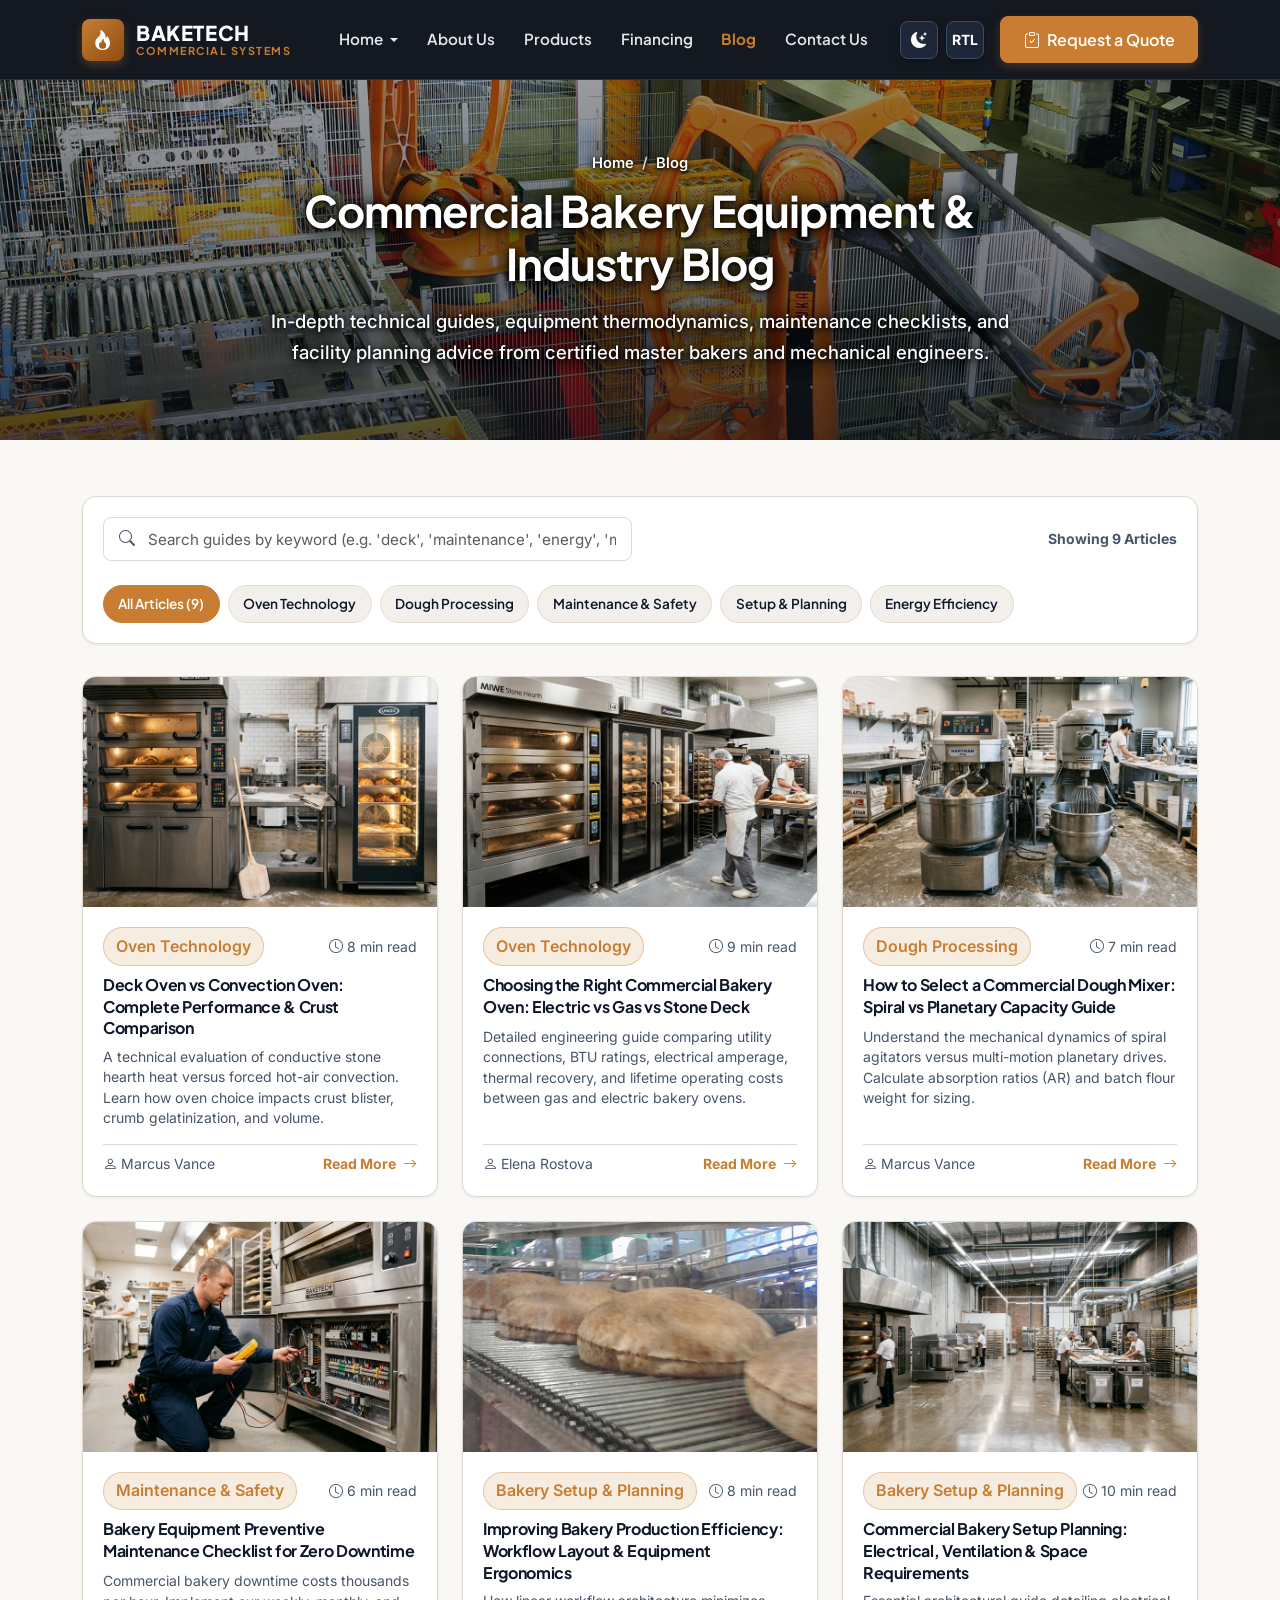
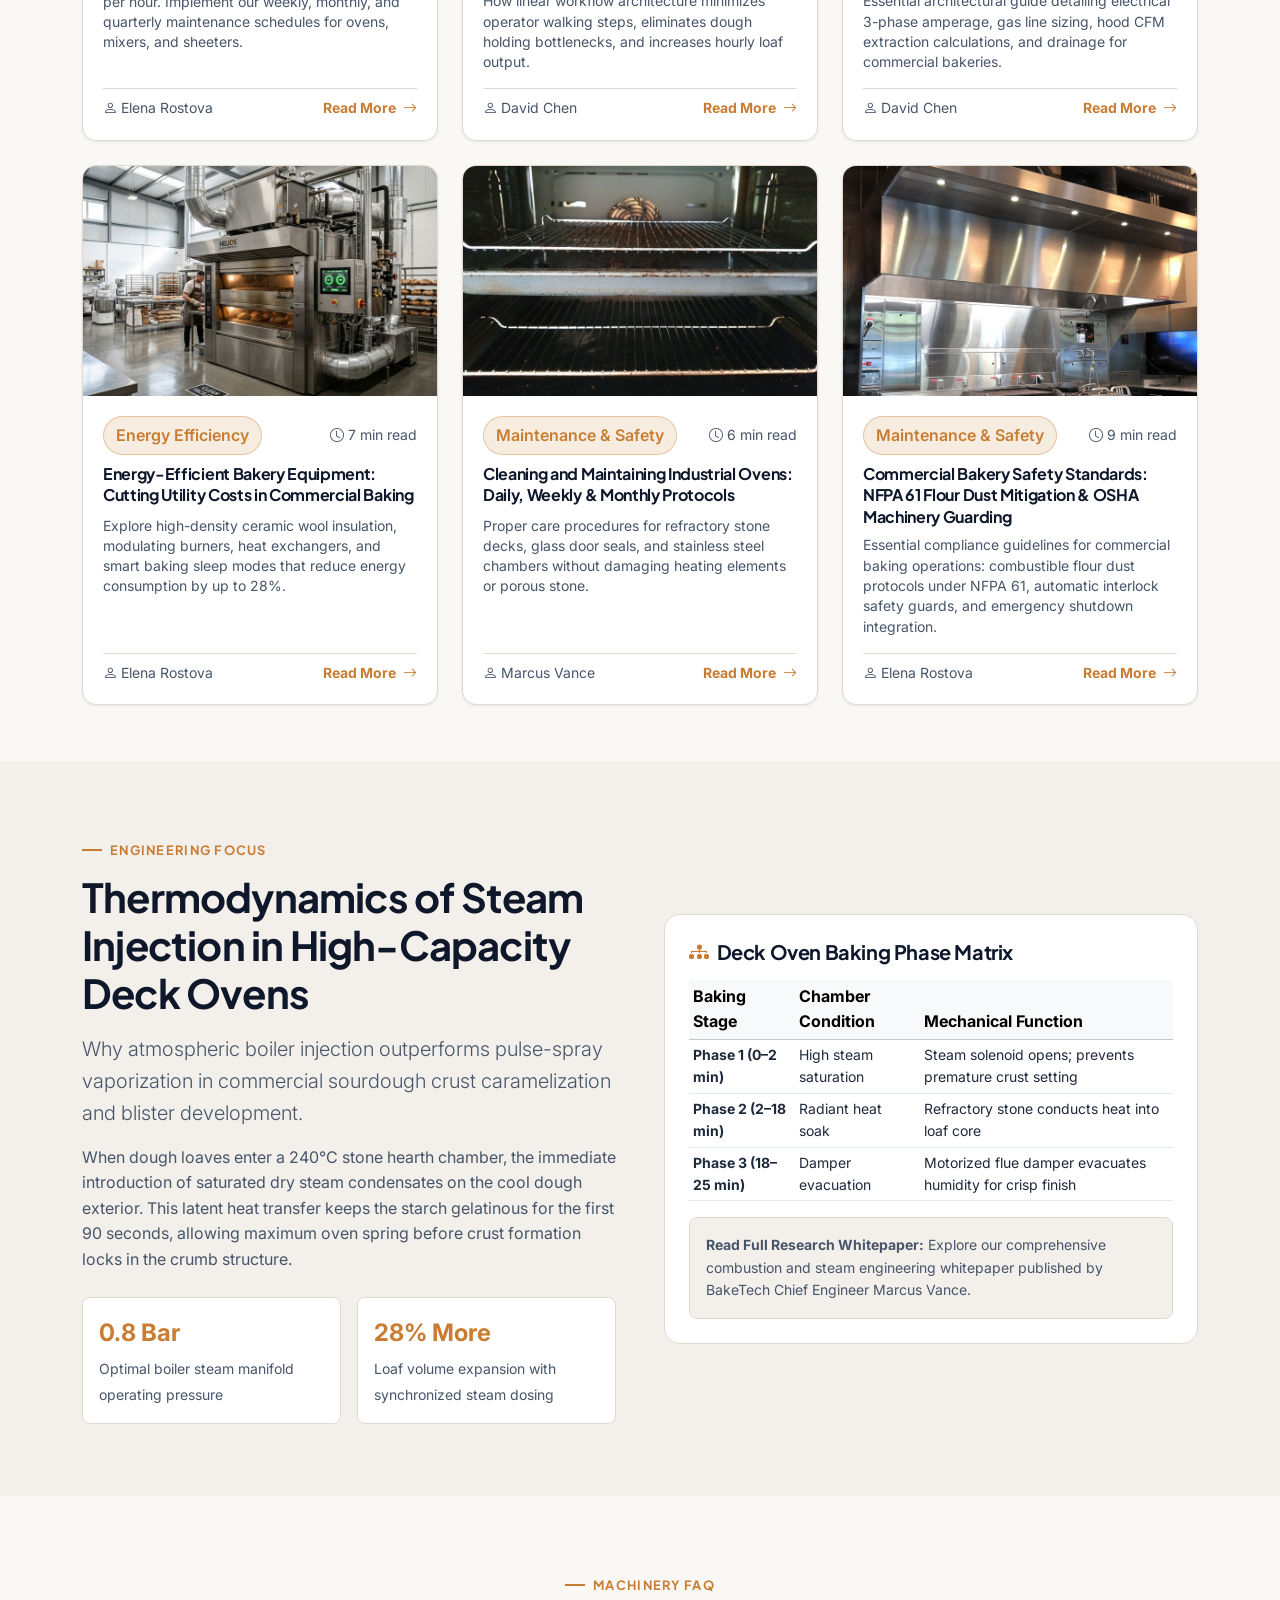
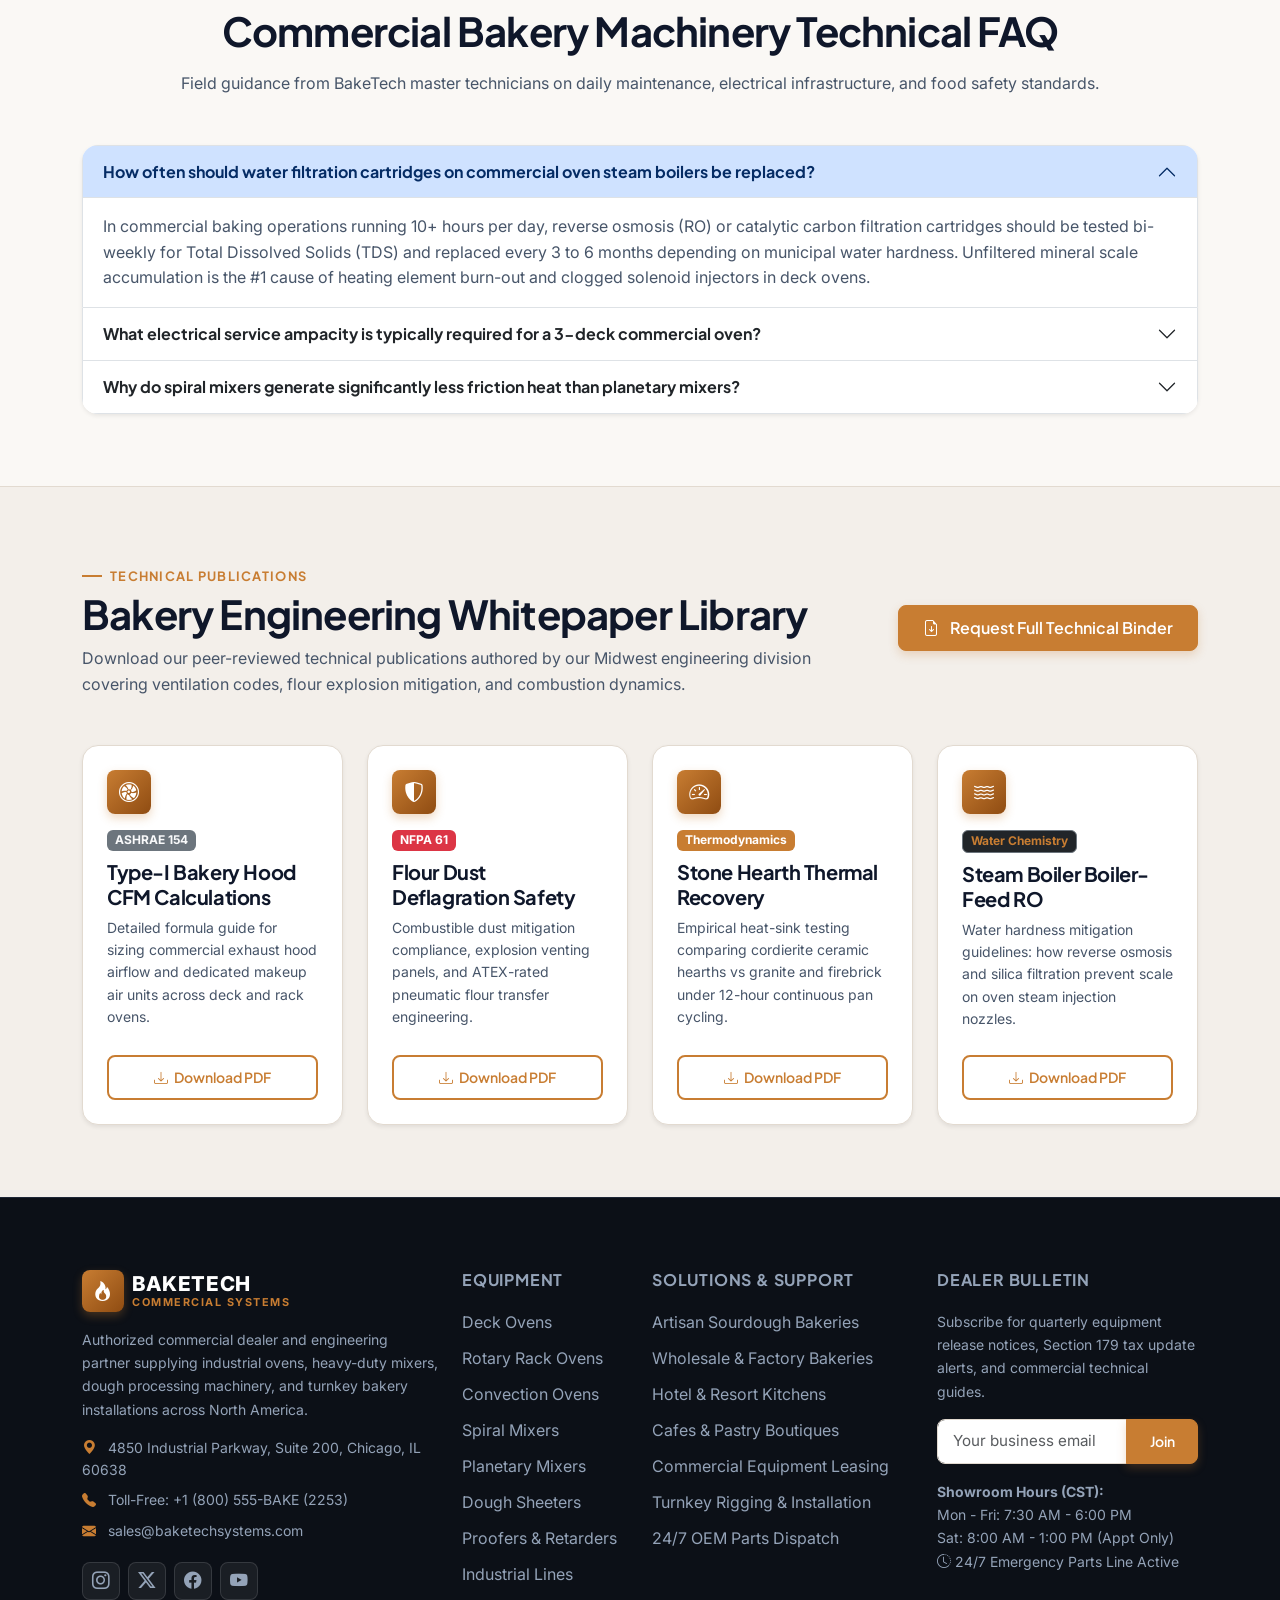
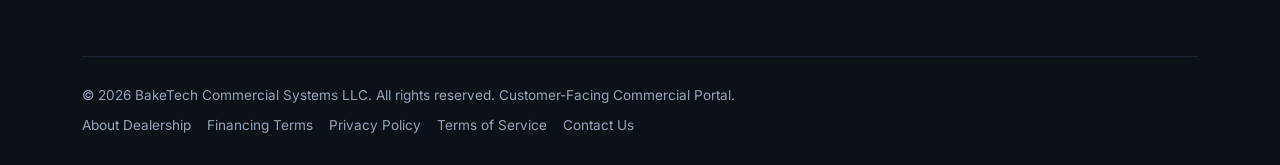
<file: blog.html>
﻿<!DOCTYPE html>
<html lang="en" data-bs-theme="light" dir="ltr">
<head>
  <meta charset="UTF-8">
  <meta name="viewport" content="width=device-width, initial-scale=1.0">
  <title>Bakery Equipment & Industry Insights Blog | BakeTech Commercial Systems</title>
  <meta name="description" content="Technical guides, equipment comparisons, maintenance protocols, and setup strategies written by commercial bakery engineers and master bakers.">
  <meta name="keywords" content="bakery equipment blog, commercial oven guides, deck oven vs convection, dough mixer selection, bakery maintenance checklist">
  
  <!-- Favicon -->
  <link rel="icon" type="image/svg+xml" href="data:image/svg+xml,<svg xmlns='http://www.w3.org/2000/svg' viewBox='0 0 32 32'><rect width='32' height='32' rx='6' fill='%23C87D32'/><path d='M8 10h16v12H8z' fill='none' stroke='white' stroke-width='2'/><path d='M11 15h10M11 18h6' stroke='white' stroke-width='2' stroke-linecap='round'/></svg>">

  <!-- Local Vendor CSS -->
  <link rel="stylesheet" href="assets/vendor/bootstrap/bootstrap.min.css">
  <link rel="stylesheet" href="assets/vendor/bootstrap-icons/bootstrap-icons.min.css">

  <!-- Custom Core & RTL Styles -->
  <link rel="stylesheet" href="assets/css/style.css">
  <link rel="stylesheet" href="assets/css/rtl.css">
</head>
<body>

  <!-- Global Master Navigation Bar -->
  <nav class="navbar navbar-expand-lg site-navbar sticky-top">
    <div class="container">
      <a class="navbar-brand" href="index.html">
        <div class="brand-icon-box">
          <i class="bi bi-fire"></i>
        </div>
        <div class="brand-text"><span class="brand-title">BAKETECH</span><span class="brand-subtitle">Commercial Systems</span></div>
      </a>

      <!-- Mobile Controls (Theme, RTL, Hamburger) -->
      <div class="d-flex align-items-center gap-2 d-lg-none mobile-controls">
        <button class="btn btn-utility theme-toggle-btn" aria-label="Toggle theme">
          <i class="bi bi-moon-stars-fill theme-toggle-icon"></i>
        </button>
        <button class="btn btn-utility rtl-toggle-btn" aria-label="Toggle RTL direction">
          <span class="rtl-label fw-bold small">RTL</span>
        </button>
        <button class="navbar-toggler" type="button" data-bs-toggle="collapse" data-bs-target="#mainNavbar" aria-controls="mainNavbar" aria-expanded="false" aria-label="Toggle navigation">
          <span class="navbar-toggler-icon"></span>
        </button>
      </div>

      <!-- Navigation Links -->
      <div class="collapse navbar-collapse" id="mainNavbar">
        <ul class="navbar-nav mx-auto mb-2 mb-lg-0">
          <li class="nav-item dropdown">
            <a class="nav-link dropdown-toggle" href="#" role="button" data-bs-toggle="dropdown" aria-expanded="false">
              Home
            </a>
            <ul class="dropdown-menu">
              <li><a class="dropdown-item" href="index.html"><i class="bi bi-layout-text-window-reverse me-2 text-copper"></i> Home 1: Commercial Equipment</a></li>
              <li><a class="dropdown-item" href="home-solutions.html"><i class="bi bi-grid-1x2-fill me-2 text-copper"></i> Home 2: Solutions & Industry</a></li>
            </ul>
          </li>
          <li class="nav-item">
            <a class="nav-link" href="about.html">About Us</a>
          </li>
          <li class="nav-item">
            <a class="nav-link" href="products.html">Products</a>
          </li>
          <li class="nav-item">
            <a class="nav-link" href="financing.html">Financing</a>
          </li>
          <li class="nav-item">
            <a class="nav-link active" href="blog.html">Blog</a>
          </li>
          <li class="nav-item">
            <a class="nav-link" href="contact.html">Contact Us</a>
          </li>
        </ul>

        <!-- Right Utilities & Quote CTA -->
        <div class="d-none d-lg-flex align-items-center gap-2">
          <button class="btn btn-utility theme-toggle-btn" aria-label="Toggle dark/light theme" title="Toggle Theme">
            <i class="bi bi-moon-stars-fill theme-toggle-icon"></i>
          </button>
          <button class="btn btn-utility rtl-toggle-btn" aria-label="Toggle RTL layout" title="Toggle RTL">
            <span class="rtl-label fw-bold small">RTL</span>
          </button>
          <button type="button" class="btn btn-copper ms-2" data-bs-toggle="modal" data-bs-target="#quoteModal">
            <i class="bi bi-clipboard-check me-1"></i> Request a Quote
          </button>
        </div>
      </div>
    </div>
  </nav>

  <!-- Page Hero (Clearly Visible Hero Image with Center-Aligned Content) -->
  <section class="page-hero">
    <img src="assets/images/hero/hero-blog.jpg" alt="Commercial Bakery Engineering Blog and Technical Knowledge" class="page-hero-bg">
    <div class="container text-center">
      <nav aria-label="breadcrumb">
        <ol class="breadcrumb mb-2 small justify-content-center">
          <li class="breadcrumb-item"><a href="index.html">Home</a></li>
          <li class="breadcrumb-item active text-white" aria-current="page">Blog</li>
        </ol>
      </nav>
      <h1 class="display-4 fw-bold text-white mb-3">Commercial Bakery Equipment & Industry Blog</h1>
      <p class="lead text-white fw-medium mb-0 mx-auto max-w-700">
        In-depth technical guides, equipment thermodynamics, maintenance checklists, and facility planning advice from certified master bakers and mechanical engineers.
      </p>
    </div>
  </section>

  <!-- Blog Main Section with Filters & Search -->
  <section class="py-5">
    <div class="container py-2">
      
      <!-- Filter Bar & Search Container -->
      <div class="filter-bar-container">
        <div class="row g-3 align-items-center mb-3">
          <div class="col-lg-6">
            <div class="search-input-group">
              <i class="bi bi-search search-icon"></i>
              <input type="text" id="blogSearchInput" class="form-control" placeholder="Search guides by keyword (e.g. 'deck', 'maintenance', 'energy', 'mixer')...">
            </div>
          </div>
          <div class="col-lg-6 text-lg-end">
            <span class="text-muted small fw-bold" id="blogCountBadge">Showing 9 Articles</span>
          </div>
        </div>

        <!-- Category Filters -->
        <div class="d-flex flex-wrap gap-2 pt-2" id="blogCategoryFilters">
          <button type="button" class="filter-btn active" data-category="all">All Articles (9)</button>
          <button type="button" class="filter-btn" data-category="Oven Technology">Oven Technology</button>
          <button type="button" class="filter-btn" data-category="Dough Processing">Dough Processing</button>
          <button type="button" class="filter-btn" data-category="Maintenance & Safety">Maintenance & Safety</button>
          <button type="button" class="filter-btn" data-category="Bakery Setup & Planning">Setup & Planning</button>
          <button type="button" class="filter-btn" data-category="Energy Efficiency">Energy Efficiency</button>
        </div>
      </div>

      <!-- Articles Grid -->
      <div class="row g-4" id="blogGrid">
        <!-- Rendered dynamically by blog-data.js & script -->
      </div>

      <!-- No Results State -->
      <div id="noBlogResults" class="text-center py-5 d-none">
        <div class="brand-icon-box mx-auto mb-3" style="width: 56px; height: 56px; font-size: 1.5rem;">
          <i class="bi bi-journal-x"></i>
        </div>
        <h4 class="fw-bold mb-2">No Articles Found</h4>
        <p class="text-muted mb-4">Try searching with a different keyword or select another category filter.</p>
        <button type="button" class="btn btn-outline-copper" id="resetBlogFiltersBtn">Reset Filters</button>
      </div>

    </div>
  </section>

  <!-- Featured Engineering Deep-Dive Spotlight Card -->
  <section class="py-5 bg-surface-alt">
    <div class="container py-4">
      <div class="row align-items-center g-5">
        <div class="col-lg-6">
          <div class="section-tag">Engineering Focus</div>
          <h2 class="display-6 fw-bold mb-3">Thermodynamics of Steam Injection in High-Capacity Deck Ovens</h2>
          <p class="lead text-muted mb-3">
            Why atmospheric boiler injection outperforms pulse-spray vaporization in commercial sourdough crust caramelization and blister development.
          </p>
          <p class="text-muted-custom mb-4">
            When dough loaves enter a 240°C stone hearth chamber, the immediate introduction of saturated dry steam condensates on the cool dough exterior. This latent heat transfer keeps the starch gelatinous for the first 90 seconds, allowing maximum oven spring before crust formation locks in the crumb structure.
          </p>
          <div class="row g-3">
            <div class="col-6">
              <div class="p-3 rounded-3 bg-surface border border-subtle">
                <span class="fs-4 text-copper fw-bold d-block mb-1">0.8 Bar</span>
                <span class="small text-muted">Optimal boiler steam manifold operating pressure</span>
              </div>
            </div>
            <div class="col-6">
              <div class="p-3 rounded-3 bg-surface border border-subtle">
                <span class="fs-4 text-copper fw-bold d-block mb-1">28% More</span>
                <span class="small text-muted">Loaf volume expansion with synchronized steam dosing</span>
              </div>
            </div>
          </div>
        </div>

        <div class="col-lg-6">
          <div class="card bg-surface border border-subtle rounded-4 shadow-xl overflow-hidden p-4">
            <h5 class="fw-bold mb-3"><i class="bi bi-diagram-3-fill text-copper me-2"></i>Deck Oven Baking Phase Matrix</h5>
            <div class="table-responsive">
              <table class="table table-sm align-middle mb-0">
                <thead>
                  <tr class="table-light">
                    <th>Baking Stage</th>
                    <th>Chamber Condition</th>
                    <th>Mechanical Function</th>
                  </tr>
                </thead>
                <tbody class="small">
                  <tr>
                    <td><strong>Phase 1 (0–2 min)</strong></td>
                    <td>High steam saturation</td>
                    <td>Steam solenoid opens; prevents premature crust setting</td>
                  </tr>
                  <tr>
                    <td><strong>Phase 2 (2–18 min)</strong></td>
                    <td>Radiant heat soak</td>
                    <td>Refractory stone conducts heat into loaf core</td>
                  </tr>
                  <tr>
                    <td><strong>Phase 3 (18–25 min)</strong></td>
                    <td>Damper evacuation</td>
                    <td>Motorized flue damper evacuates humidity for crisp finish</td>
                  </tr>
                </tbody>
              </table>
            </div>
            <div class="mt-3 p-3 bg-surface-alt rounded-3 border border-subtle">
              <small class="text-muted d-block">
                <strong>Read Full Research Whitepaper:</strong> Explore our comprehensive combustion and steam engineering whitepaper published by BakeTech Chief Engineer Marcus Vance.
              </small>
            </div>
          </div>
        </div>
      </div>
    </div>
  </section>

  <!-- Technical Machinery Maintenance & Setup FAQ -->
  <section class="py-5">
    <div class="container py-4 max-w-800 mx-auto">
      <div class="text-center mb-5">
        <div class="section-tag justify-content-center">Machinery FAQ</div>
        <h2 class="display-6 fw-bold mb-3">Commercial Bakery Machinery Technical FAQ</h2>
        <p class="text-muted-custom">
          Field guidance from BakeTech master technicians on daily maintenance, electrical infrastructure, and food safety standards.
        </p>
      </div>

      <div class="accordion border-subtle shadow-sm rounded-4 overflow-hidden" id="blogTechAccordion">
        <div class="accordion-item">
          <h2 class="accordion-header" id="headingBlog1">
            <button class="accordion-button fw-bold" type="button" data-bs-toggle="collapse" data-bs-target="#collapseBlog1" aria-expanded="true" aria-controls="collapseBlog1">
              How often should water filtration cartridges on commercial oven steam boilers be replaced?
            </button>
          </h2>
          <div id="collapseBlog1" class="accordion-collapse collapse show" aria-labelledby="headingBlog1" data-bs-parent="#blogTechAccordion">
            <div class="accordion-body text-muted">
              In commercial baking operations running 10+ hours per day, reverse osmosis (RO) or catalytic carbon filtration cartridges should be tested bi-weekly for Total Dissolved Solids (TDS) and replaced every 3 to 6 months depending on municipal water hardness. Unfiltered mineral scale accumulation is the #1 cause of heating element burn-out and clogged solenoid injectors in deck ovens.
            </div>
          </div>
        </div>

        <div class="accordion-item">
          <h2 class="accordion-header" id="headingBlog2">
            <button class="accordion-button collapsed fw-bold" type="button" data-bs-toggle="collapse" data-bs-target="#collapseBlog2" aria-expanded="false" aria-controls="collapseBlog2">
              What electrical service ampacity is typically required for a 3-deck commercial oven?
            </button>
          </h2>
          <div id="collapseBlog2" class="accordion-collapse collapse" aria-labelledby="headingBlog2" data-bs-parent="#blogTechAccordion">
            <div class="accordion-body text-muted">
              A standard 3-deck electric stone hearth oven drawing 18.5 kW requires a 208V to 240V 3-phase dedicated electrical feeder with an 80-amp circuit breaker and heavy-gauge copper wiring. Before equipment delivery, BakeTech utility engineers coordinate with your licensed master electrician to ensure phase balancing and prevent main service panel overloads.
            </div>
          </div>
        </div>

        <div class="accordion-item">
          <h2 class="accordion-header" id="headingBlog3">
            <button class="accordion-button collapsed fw-bold" type="button" data-bs-toggle="collapse" data-bs-target="#collapseBlog3" aria-expanded="false" aria-controls="collapseBlog3">
              Why do spiral mixers generate significantly less friction heat than planetary mixers?
            </button>
          </h2>
          <div id="collapseBlog3" class="accordion-collapse collapse" aria-labelledby="headingBlog3" data-bs-parent="#blogTechAccordion">
            <div class="accordion-body text-muted">
              Spiral mixers utilize a rotating bowl paired with a stationary spiral kneader and central guide breaker bar. This design works only a small portion of the dough mass simultaneously, creating gentle gluten stretch with minimal friction. Planetary mixers drag a large agitator through the entire bowl mass, causing dough friction heat increases of 1.5°F to 2.5°F per minute, which can prematurely activate yeast in artisan bread doughs.
            </div>
          </div>
        </div>
      </div>
    </div>
  </section>

  <!-- Technical Whitepaper & Engineering Resource Library -->
  <section class="py-5 bg-surface-alt border-top border-subtle">
    <div class="container py-4">
      <div class="row align-items-center g-4 mb-5">
        <div class="col-lg-8">
          <div class="section-tag mb-1">Technical Publications</div>
          <h2 class="display-6 fw-bold mb-2">Bakery Engineering Whitepaper Library</h2>
          <p class="text-muted-custom mb-0">
            Download our peer-reviewed technical publications authored by our Midwest engineering division covering ventilation codes, flour explosion mitigation, and combustion dynamics.
          </p>
        </div>
        <div class="col-lg-4 text-lg-end">
          <button type="button" class="btn btn-copper px-4" data-bs-toggle="modal" data-bs-target="#quoteModal">
            <i class="bi bi-file-earmark-arrow-down me-2"></i> Request Full Technical Binder
          </button>
        </div>
      </div>

      <div class="row g-4">
        <div class="col-md-6 col-lg-3">
          <div class="card bg-surface border border-subtle rounded-4 h-100 p-4 shadow-sm d-flex flex-column">
            <div class="brand-icon-box mb-3" style="width: 44px; height: 44px; font-size: 1.25rem;">
              <i class="bi bi-fan"></i>
            </div>
            <span class="badge bg-secondary text-light mb-2 align-self-start">ASHRAE 154</span>
            <h5 class="fw-bold mb-2">Type-I Bakery Hood CFM Calculations</h5>
            <p class="small text-muted mb-4">Detailed formula guide for sizing commercial exhaust hood airflow and dedicated makeup air units across deck and rack ovens.</p>
            <div class="mt-auto">
              <button type="button" class="btn btn-sm btn-outline-copper w-100" data-bs-toggle="modal" data-bs-target="#quoteModal">
                <i class="bi bi-download me-1"></i> Download PDF
              </button>
            </div>
          </div>
        </div>

        <div class="col-md-6 col-lg-3">
          <div class="card bg-surface border border-subtle rounded-4 h-100 p-4 shadow-sm d-flex flex-column">
            <div class="brand-icon-box mb-3" style="width: 44px; height: 44px; font-size: 1.25rem;">
              <i class="bi bi-shield-shaded"></i>
            </div>
            <span class="badge bg-danger text-white mb-2 align-self-start">NFPA 61</span>
            <h5 class="fw-bold mb-2">Flour Dust Deflagration Safety</h5>
            <p class="small text-muted mb-4">Combustible dust mitigation compliance, explosion venting panels, and ATEX-rated pneumatic flour transfer engineering.</p>
            <div class="mt-auto">
              <button type="button" class="btn btn-sm btn-outline-copper w-100" data-bs-toggle="modal" data-bs-target="#quoteModal">
                <i class="bi bi-download me-1"></i> Download PDF
              </button>
            </div>
          </div>
        </div>

        <div class="col-md-6 col-lg-3">
          <div class="card bg-surface border border-subtle rounded-4 h-100 p-4 shadow-sm d-flex flex-column">
            <div class="brand-icon-box mb-3" style="width: 44px; height: 44px; font-size: 1.25rem;">
              <i class="bi bi-speedometer2"></i>
            </div>
            <span class="badge bg-copper text-white mb-2 align-self-start" style="background-color: var(--color-secondary);">Thermodynamics</span>
            <h5 class="fw-bold mb-2">Stone Hearth Thermal Recovery</h5>
            <p class="small text-muted mb-4">Empirical heat-sink testing comparing cordierite ceramic hearths vs granite and firebrick under 12-hour continuous pan cycling.</p>
            <div class="mt-auto">
              <button type="button" class="btn btn-sm btn-outline-copper w-100" data-bs-toggle="modal" data-bs-target="#quoteModal">
                <i class="bi bi-download me-1"></i> Download PDF
              </button>
            </div>
          </div>
        </div>

        <div class="col-md-6 col-lg-3">
          <div class="card bg-surface border border-subtle rounded-4 h-100 p-4 shadow-sm d-flex flex-column">
            <div class="brand-icon-box mb-3" style="width: 44px; height: 44px; font-size: 1.25rem;">
              <i class="bi bi-water"></i>
            </div>
            <span class="badge bg-dark text-copper border border-secondary mb-2 align-self-start">Water Chemistry</span>
            <h5 class="fw-bold mb-2">Steam Boiler Boiler-Feed RO</h5>
            <p class="small text-muted mb-4">Water hardness mitigation guidelines: how reverse osmosis and silica filtration prevent scale on oven steam injection nozzles.</p>
            <div class="mt-auto">
              <button type="button" class="btn btn-sm btn-outline-copper w-100" data-bs-toggle="modal" data-bs-target="#quoteModal">
                <i class="bi bi-download me-1"></i> Download PDF
              </button>
            </div>
          </div>
        </div>
      </div>
    </div>
  </section>

  <!-- Global Footer -->
  <footer class="site-footer">
    <div class="container">
      <div class="row g-4">
        <!-- Col 1: Brand & Contact -->
        <div class="col-lg-4">
          <a href="index.html" class="d-inline-flex align-items-center gap-2 mb-3 text-decoration-none">
            <div class="brand-icon-box">
              <i class="bi bi-fire"></i>
            </div>
            <div class="brand-text"><span class="brand-title text-white">BAKETECH</span><span class="brand-subtitle">Commercial Systems</span></div>
          </a>
          <p class="small footer-desc mb-3">
            Authorized commercial dealer and engineering partner supplying industrial ovens, heavy-duty mixers, dough processing machinery, and turnkey bakery installations across North America.
          </p>
          <div class="d-flex flex-column gap-2 small mb-3">
            <div><i class="bi bi-geo-alt-fill text-copper me-2"></i> 4850 Industrial Parkway, Suite 200, Chicago, IL 60638</div>
            <div><i class="bi bi-telephone-fill text-copper me-2"></i> Toll-Free: +1 (800) 555-BAKE (2253)</div>
            <div><i class="bi bi-envelope-fill text-copper me-2"></i> sales@baketechsystems.com</div>
          </div>
          <!-- Verified Social Media Links -->
          <div class="d-flex gap-2 pt-1">
            <a href="https://instagram.com" target="_blank" rel="noopener noreferrer" class="social-icon-btn" aria-label="Instagram" title="Follow BakeTech on Instagram">
              <i class="bi bi-instagram"></i>
            </a>
            <a href="https://x.com" target="_blank" rel="noopener noreferrer" class="social-icon-btn" aria-label="X (Twitter)" title="Follow BakeTech on X">
              <i class="bi bi-twitter-x"></i>
            </a>
            <a href="https://facebook.com" target="_blank" rel="noopener noreferrer" class="social-icon-btn" aria-label="Facebook" title="Follow BakeTech on Facebook">
              <i class="bi bi-facebook"></i>
            </a>
            <a href="https://youtube.com" target="_blank" rel="noopener noreferrer" class="social-icon-btn" aria-label="YouTube" title="Subscribe to BakeTech on YouTube">
              <i class="bi bi-youtube"></i>
            </a>
          </div>
        </div>

        <!-- Col 2: Equipment Categories -->
        <div class="col-sm-6 col-lg-2">
          <h5>Equipment</h5>
          <ul class="footer-links">
            <li><a href="products.html?cat=deck-ovens">Deck Ovens</a></li>
            <li><a href="products.html?cat=rotary-rack-ovens">Rotary Rack Ovens</a></li>
            <li><a href="products.html?cat=convection-ovens">Convection Ovens</a></li>
            <li><a href="products.html?cat=spiral-mixers">Spiral Mixers</a></li>
            <li><a href="products.html?cat=planetary-mixers">Planetary Mixers</a></li>
            <li><a href="products.html?cat=dough-sheeters">Dough Sheeters</a></li>
            <li><a href="products.html?cat=proofers-retarders">Proofers & Retarders</a></li>
            <li><a href="products.html?cat=industrial-equipment">Industrial Lines</a></li>
          </ul>
        </div>

        <!-- Col 3: Industry Solutions & Services -->
        <div class="col-sm-6 col-lg-3">
          <h5>Solutions & Support</h5>
          <ul class="footer-links">
            <li><a href="home-solutions.html#artisan">Artisan Sourdough Bakeries</a></li>
            <li><a href="home-solutions.html#wholesale">Wholesale & Factory Bakeries</a></li>
            <li><a href="home-solutions.html#hotel">Hotel & Resort Kitchens</a></li>
            <li><a href="home-solutions.html#cafe">Cafes & Pastry Boutiques</a></li>
            <li><a href="financing.html">Commercial Equipment Leasing</a></li>
            <li><a href="about.html#service">Turnkey Rigging & Installation</a></li>
            <li><a href="contact.html#support">24/7 OEM Parts Dispatch</a></li>
          </ul>
        </div>

        <!-- Col 4: Newsletter & Showroom Hours -->
        <div class="col-lg-3">
          <h5>Dealer Bulletin</h5>
          <p class="small footer-desc mb-3">
            Subscribe for quarterly equipment release notices, Section 179 tax update alerts, and commercial technical guides.
          </p>
          <form class="needs-validation mb-3" novalidate>
            <div class="input-group">
              <input type="email" class="form-control form-control-sm email-format-input" placeholder="Your business email" required>
              <button class="btn btn-copper btn-sm" type="submit">Join</button>
            </div>
          </form>
          <div class="showroom-hours small">
            <strong>Showroom Hours (CST):</strong><br>
            Mon - Fri: 7:30 AM - 6:00 PM<br>
            Sat: 8:00 AM - 1:00 PM (Appt Only)<br>
            <span class="emergency-parts-line"><i class="bi bi-clock-history me-1"></i>24/7 Emergency Parts Line Active</span>
          </div>
        </div>
      </div>

      <!-- Bottom Bar -->
      <div class="footer-bottom d-flex flex-wrap justify-content-between align-items-center gap-2">
        <div>
          &copy; <span class="current-year">2026</span> BakeTech Commercial Systems LLC. All rights reserved. Customer-Facing Commercial Portal.
        </div>
        <div class="d-flex flex-wrap gap-3 footer-legal-links">
          <a href="about.html">About Dealership</a>
          <a href="financing.html">Financing Terms</a>
          <a href="privacy.html">Privacy Policy</a>
          <a href="terms.html">Terms of Service</a>
          <a href="contact.html">Contact Us</a>
        </div>
      </div>
    </div>
  </footer>

  <!-- Quick Quote Request Modal (Global) -->
  <div class="modal fade" id="quoteModal" tabindex="-1" aria-labelledby="quoteModalLabel" aria-hidden="true">
    <div class="modal-dialog modal-dialog-centered modal-lg">
      <div class="modal-content bg-surface border border-subtle">
        <div class="modal-header border-bottom border-subtle">
          <div class="d-flex align-items-center gap-2">
            <div class="brand-icon-box" style="width: 32px; height: 32px; font-size: 0.9rem;">
              <i class="bi bi-file-earmark-text"></i>
            </div>
            <div>
              <h5 class="modal-title fw-bold mb-0" id="quoteModalLabel">Request Commercial Equipment Quote</h5>
              <small class="text-muted">Direct B2B dealer pricing & utility compatibility assessment</small>
            </div>
          </div>
          <button type="button" class="btn-close" data-bs-dismiss="modal" aria-label="Close"></button>
        </div>
        <form class="needs-validation" novalidate id="globalQuoteForm">
          <div class="modal-body p-4">
            <div class="row g-3">
              <div class="col-md-6">
                <label class="form-label">Full Name <span class="text-danger">*</span></label>
                <input type="text" class="form-control name-only-input" name="fullName" placeholder="e.g. Marcus Vance" pattern="^[A-Za-z\s\.\'\-]{2,50}$" title="Name must only contain letters" required>
                <div class="invalid-feedback">Please enter your full name (letters only).</div>
              </div>
              <div class="col-md-6">
                <label class="form-label">Bakery / Company Name <span class="text-danger">*</span></label>
                <input type="text" class="form-control" placeholder="e.g. Vance Artisan Sourdough Co." required>
                <div class="invalid-feedback">Please provide your business name.</div>
              </div>
              <div class="col-md-6">
                <label class="form-label">Business Email <span class="text-danger">*</span></label>
                <input type="email" class="form-control" placeholder="marcus@vancebakery.com" required>
                <div class="invalid-feedback">Please provide a valid business email.</div>
              </div>
              <div class="col-md-6">
                <label class="form-label">Commercial Phone <span class="text-danger">*</span></label>
                <input type="tel" class="form-control phone-numbers-only-input" name="phone" placeholder="(312) 555-0199" pattern="^[\d\s+\-\(\)]{7,25}$" title="Phone must only contain numbers" required>
                <div class="invalid-feedback">Please provide a valid phone number (digits only).</div>
              </div>
              <div class="col-md-6">
                <label class="form-label">Equipment Category or Model</label>
                <select class="form-select" id="quoteEquipmentSelect">
                  <option value="deck-ovens">Commercial Deck Ovens (Modular Stone)</option>
                  <option value="rotary-rack-ovens">Industrial Rotary Rack Ovens</option>
                  <option value="convection-ovens">Commercial Convection Ovens</option>
                  <option value="spiral-mixers">Heavy-Duty Spiral Dough Mixers</option>
                  <option value="planetary-mixers">Planetary Mixers (Pastry & Batters)</option>
                  <option value="dough-sheeters">Automated Dough Sheeters</option>
                  <option value="dough-dividers">Dough Dividers & Rounders</option>
                  <option value="proofers-retarders">Dough Proofers & Retarders</option>
                  <option value="bread-slicers">Commercial Bread Slicers</option>
                  <option value="display-cabinets">Bakery Display Showcases</option>
                  <option value="industrial-equipment">Complete Industrial Bakery Lines</option>
                </select>
              </div>
              <div class="col-md-6">
                <label class="form-label">Business Facility Type</label>
                <select class="form-select">
                  <option>Artisan Retail Bakehouse</option>
                  <option>High-Volume Wholesale Bakery</option>
                  <option>Hotel / Resort Central Kitchen</option>
                  <option>Specialty Cafe / Patisserie</option>
                  <option>Industrial Dough / Food Plant</option>
                  <option>New Commercial Bakery (Startup)</option>
                </select>
              </div>
              <div class="col-md-6">
                <label class="form-label">Estimated Purchase Timeline</label>
                <select class="form-select">
                  <option>Immediate (Ready to Order 1-2 Weeks)</option>
                  <option>Planning 30 - 60 Days</option>
                  <option>Q1/Q2 Upcoming Budget</option>
                  <option>Budgetary Estimate / Blueprint Planning</option>
                </select>
              </div>
              <div class="col-md-6">
                <label class="form-label">Commercial Financing / Lease Interest?</label>
                <select class="form-select">
                  <option>Yes, send $1 Buyout Lease options</option>
                  <option>Yes, send FMV Fair Market Value Lease options</option>
                  <option>Direct Capital Outright Purchase</option>
                  <option>Undecided / Reviewing options</option>
                </select>
              </div>
              <div class="col-12">
                <label class="form-label">Project Details & Daily Output Capacity</label>
                <textarea class="form-control" rows="3" placeholder="Tell us about your production goals (e.g., 500 baguettes/day, electrical 208V 3-phase available, need delivery by next month)..."></textarea>
              </div>
            </div>
          </div>
          <div class="modal-footer border-top border-subtle">
            <button type="button" class="btn btn-outline-secondary" data-bs-dismiss="modal">Cancel</button>
            <button type="submit" class="btn btn-copper px-4">
              <i class="bi bi-send-fill me-1"></i> Submit Quote Request
            </button>
          </div>
        </form>
      </div>
    </div>
  </div>

  <!-- Submission Feedback Modal -->
  <div class="modal fade" id="submissionFeedbackModal" tabindex="-1" aria-hidden="true">
    <div class="modal-dialog modal-dialog-centered">
      <div class="modal-content bg-surface border border-subtle">
        <div class="modal-body text-center p-4">
          <div class="brand-icon-box mx-auto mb-3" style="width: 56px; height: 56px; font-size: 1.75rem;">
            <i class="bi bi-check-lg"></i>
          </div>
          <h4 class="fw-bold mb-2">Inquiry Confirmed (Demo Mode)</h4>
          <p class="text-muted mb-3">
            Your commercial equipment request has been successfully validated.
          </p>
          <div class="p-3 bg-surface-alt rounded-3 border border-subtle text-start small mb-3">
            <div class="d-flex justify-content-between mb-1">
              <span class="text-muted">Inquiry Reference:</span>
              <strong id="feedbackRefNumber" class="text-copper">BK-847291</strong>
            </div>
            <div class="d-flex justify-content-between mb-1">
              <span class="text-muted">Assigned Hub:</span>
              <span>Midwest Engineering Dispatch</span>
            </div>
            <div class="d-flex justify-content-between">
              <span class="text-muted">Status:</span>
              <span class="badge bg-success">Ready for Sales Review</span>
            </div>
          </div>
          <p class="small text-muted mb-4">
            <em>Note: In a production deployment, this submission dispatches directly to BakeTech Sales Engineering with full CAD specifications and technical quote sheets.</em>
          </p>
          <button type="button" class="btn btn-copper px-4" data-bs-dismiss="modal">Close Window</button>
        </div>
      </div>
    </div>
  </div>

  <!-- Back to Top Button -->
  <button id="backToTopBtn" class="back-to-top-btn" aria-label="Back to top">
    <i class="bi bi-arrow-up"></i>
  </button>

  <!-- Local Vendor JS -->
  <script src="assets/vendor/bootstrap/bootstrap.bundle.min.js"></script>

  <!-- Application Scripts -->
  <script src="assets/js/products-data.js"></script>
  <script src="assets/js/blog-data.js"></script>
  <script src="assets/js/main.js"></script>

  <!-- Blog Live Filter & Search Script -->
  <script>
    document.addEventListener('DOMContentLoaded', function () {
      const grid = document.getElementById('blogGrid');
      const searchInput = document.getElementById('blogSearchInput');
      const countBadge = document.getElementById('blogCountBadge');
      const filterBtns = document.querySelectorAll('#blogCategoryFilters .filter-btn');
      const noResults = document.getElementById('noBlogResults');
      const resetBtn = document.getElementById('resetBlogFiltersBtn');

      let currentCat = 'all';
      let currentQuery = '';

      function renderBlog() {
        let articles = getAllBlogArticles();

        if (currentCat !== 'all') {
          articles = articles.filter(a => a.category === currentCat);
        }

        if (currentQuery.trim() !== '') {
          const q = currentQuery.toLowerCase();
          articles = articles.filter(a => 
            a.title.toLowerCase().includes(q) ||
            a.summary.toLowerCase().includes(q) ||
            a.category.toLowerCase().includes(q) ||
            a.author.toLowerCase().includes(q)
          );
        }

        countBadge.textContent = `Showing ${articles.length} Article${articles.length === 1 ? '' : 's'}`;

        if (articles.length === 0) {
          grid.innerHTML = '';
          noResults.classList.remove('d-none');
          return;
        }

        noResults.classList.add('d-none');

        grid.innerHTML = articles.map(article => `
          <div class="col-md-6 col-lg-4 d-flex">
            <div class="card-custom w-100 d-flex flex-column">
              <div class="card-img-wrapper">
                <img src="${article.image}" alt="${article.title}" loading="lazy">
              </div>
              <div class="card-body-custom d-flex flex-column flex-grow-1">
                <div class="d-flex justify-content-between align-items-center mb-2">
                  <span class="badge-copper">${article.category}</span>
                  <small class="text-muted"><i class="bi bi-clock me-1"></i>${article.readTime}</small>
                </div>
                <h5 class="fw-bold mb-2 fs-6">
                  <a href="blog-detail.html?id=${article.id}" class="text-decoration-none text-main">
                    ${article.title}
                  </a>
                </h5>
                <p class="small text-muted mb-3 flex-grow-1">${article.summary}</p>
                <div class="d-flex justify-content-between align-items-center pt-2 border-top border-subtle mt-auto">
                  <small class="text-muted"><i class="bi bi-person me-1"></i>${article.author}</small>
                  <a href="blog-detail.html?id=${article.id}" class="text-copper fw-bold small text-decoration-none">
                    Read More <i class="bi bi-arrow-right ms-1"></i>
                  </a>
                </div>
              </div>
            </div>
          </div>
        `).join('');
      }

      filterBtns.forEach(btn => {
        btn.addEventListener('click', function () {
          filterBtns.forEach(b => b.classList.remove('active'));
          this.classList.add('active');
          currentCat = this.getAttribute('data-category');
          renderBlog();
        });
      });

      searchInput.addEventListener('input', function () {
        currentQuery = this.value;
        renderBlog();
      });

      resetBtn.addEventListener('click', function () {
        currentCat = 'all';
        currentQuery = '';
        searchInput.value = '';
        filterBtns.forEach(b => {
          if (b.getAttribute('data-category') === 'all') b.classList.add('active');
          else b.classList.remove('active');
        });
        renderBlog();
      });

      renderBlog();
    });
  </script>
</body>
</html>
</file>
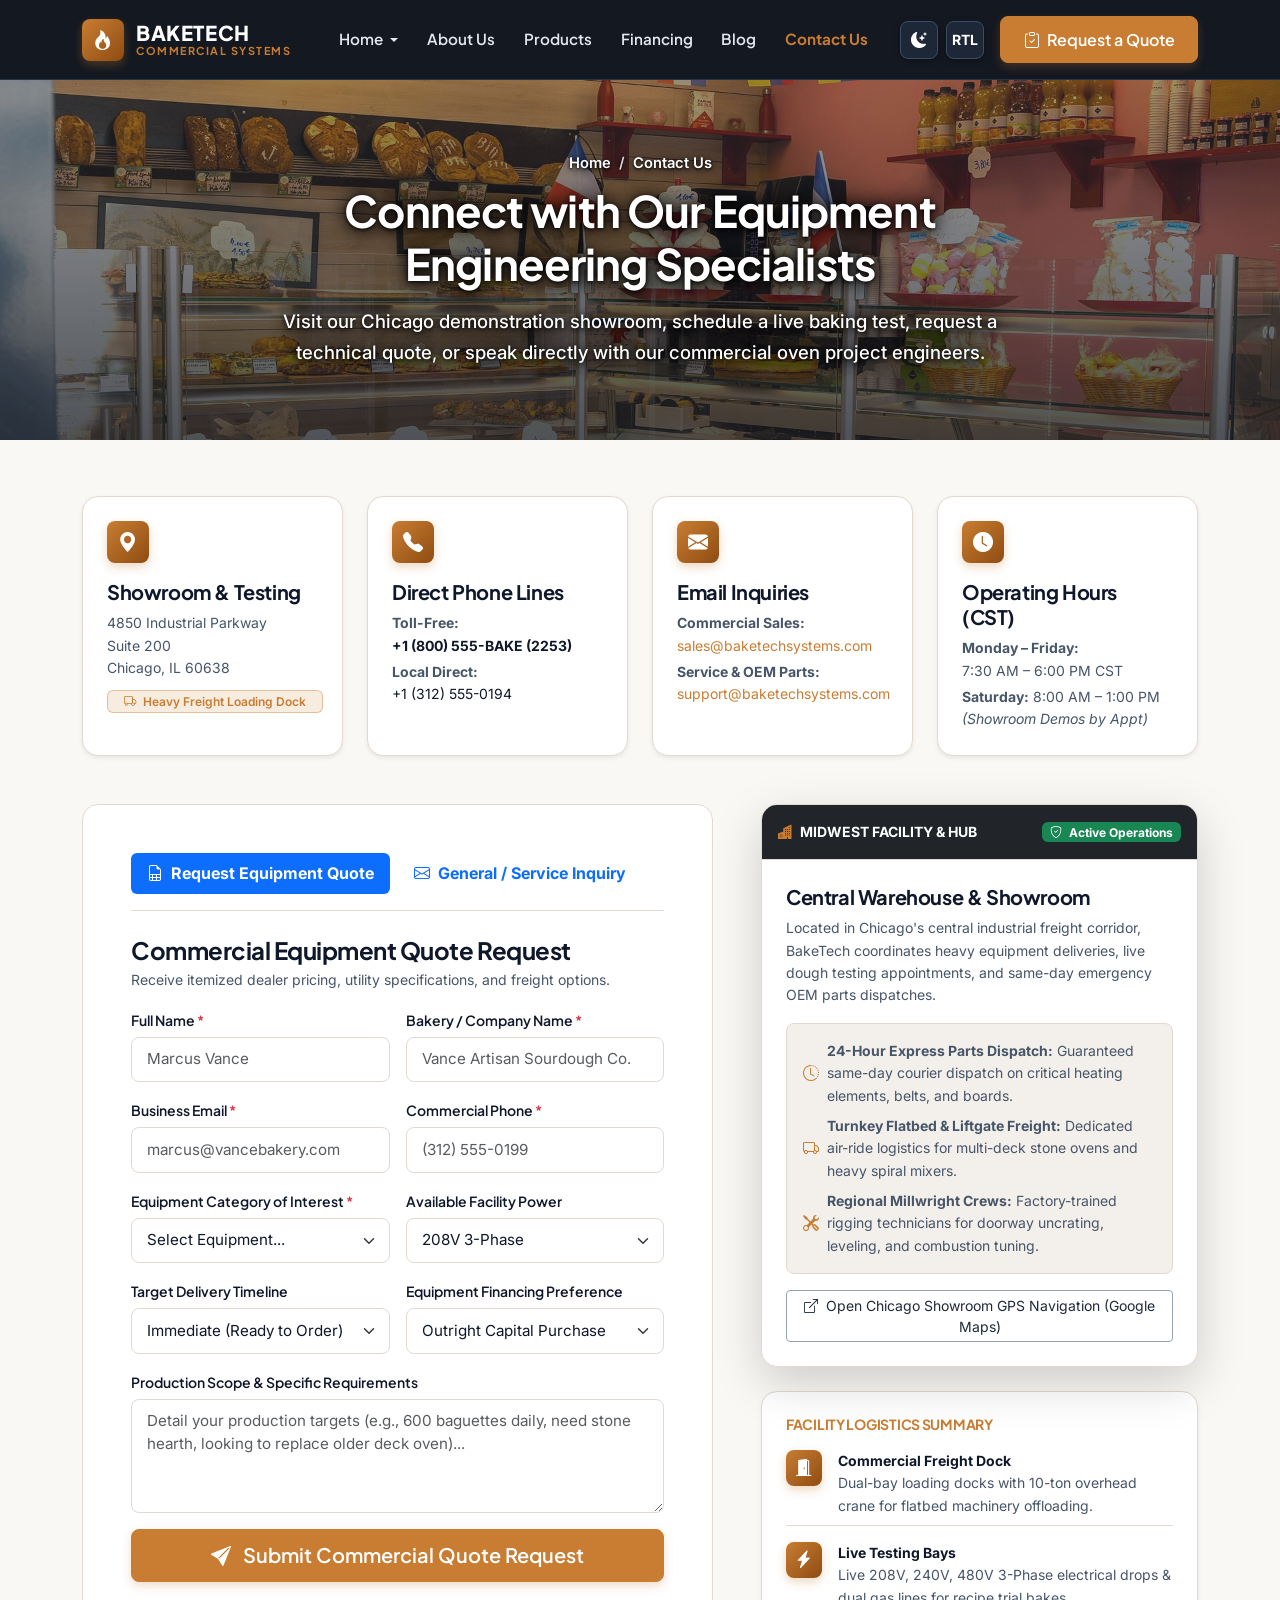
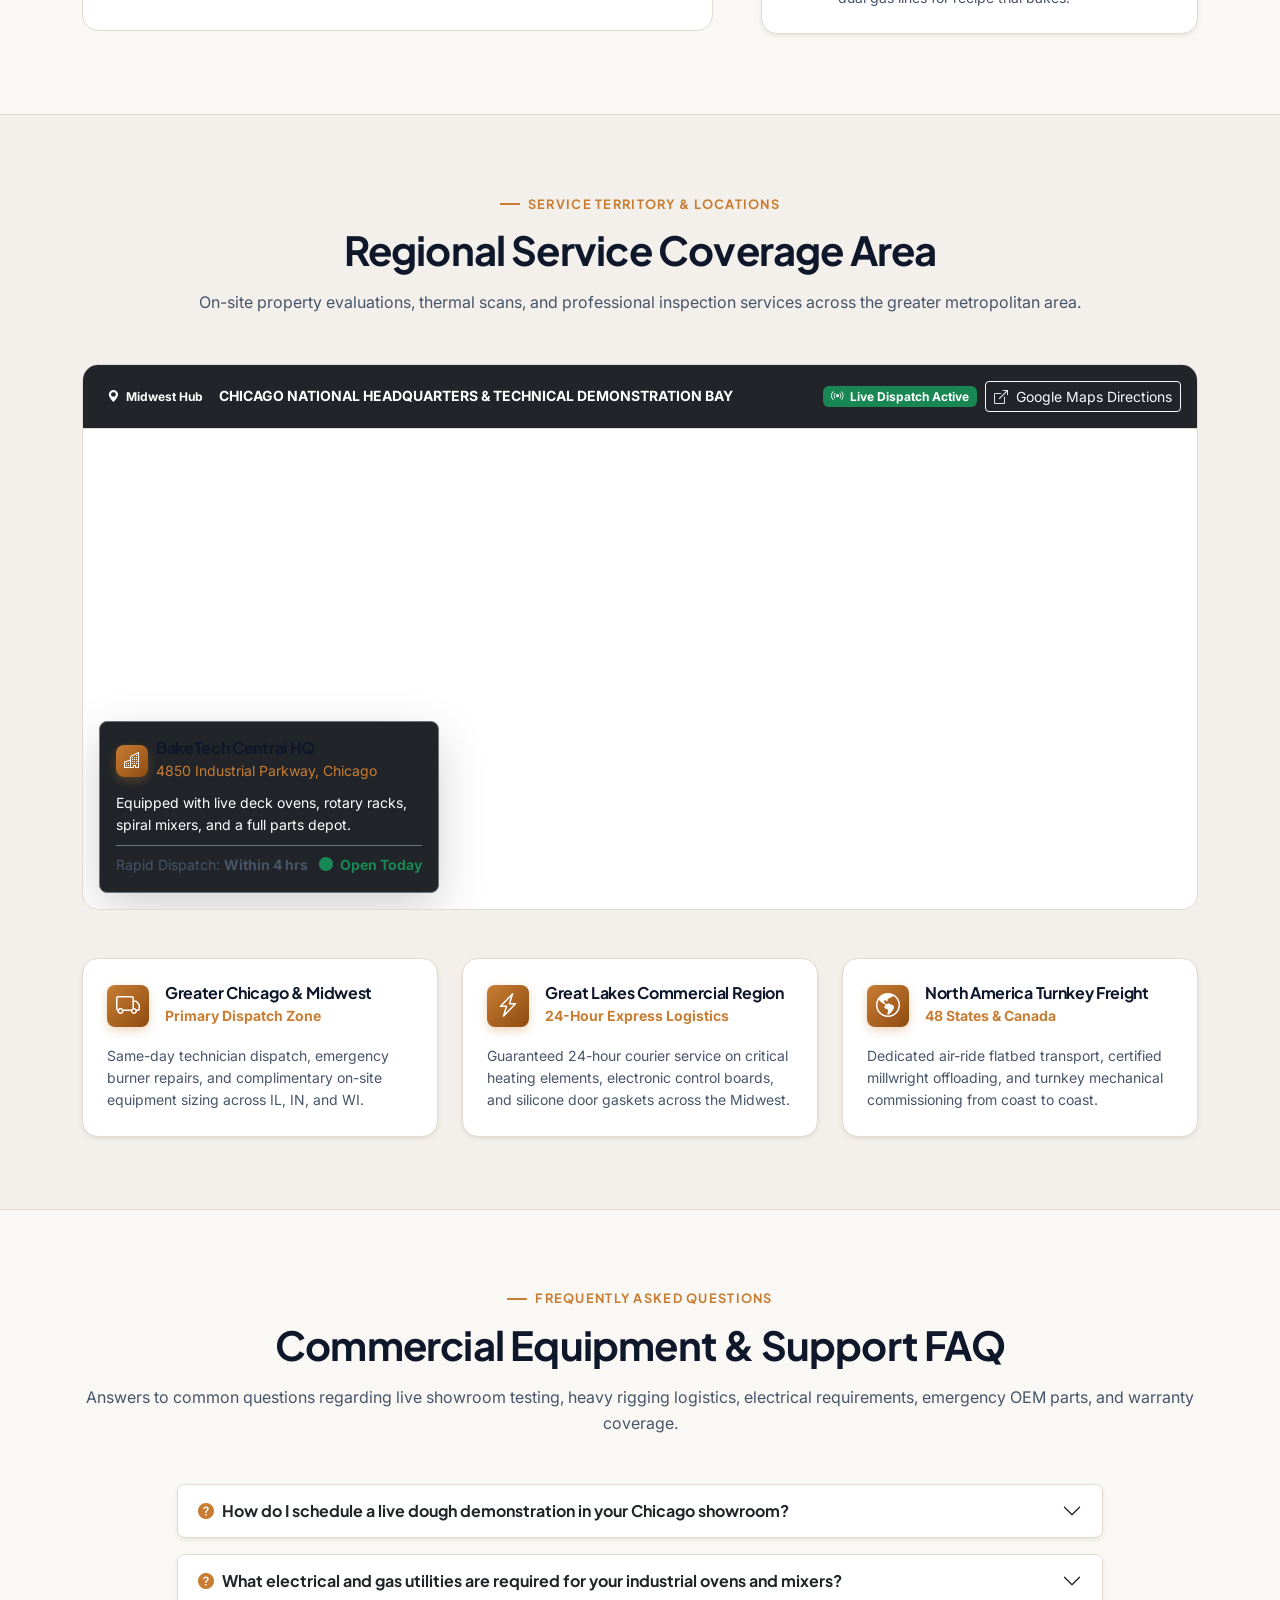
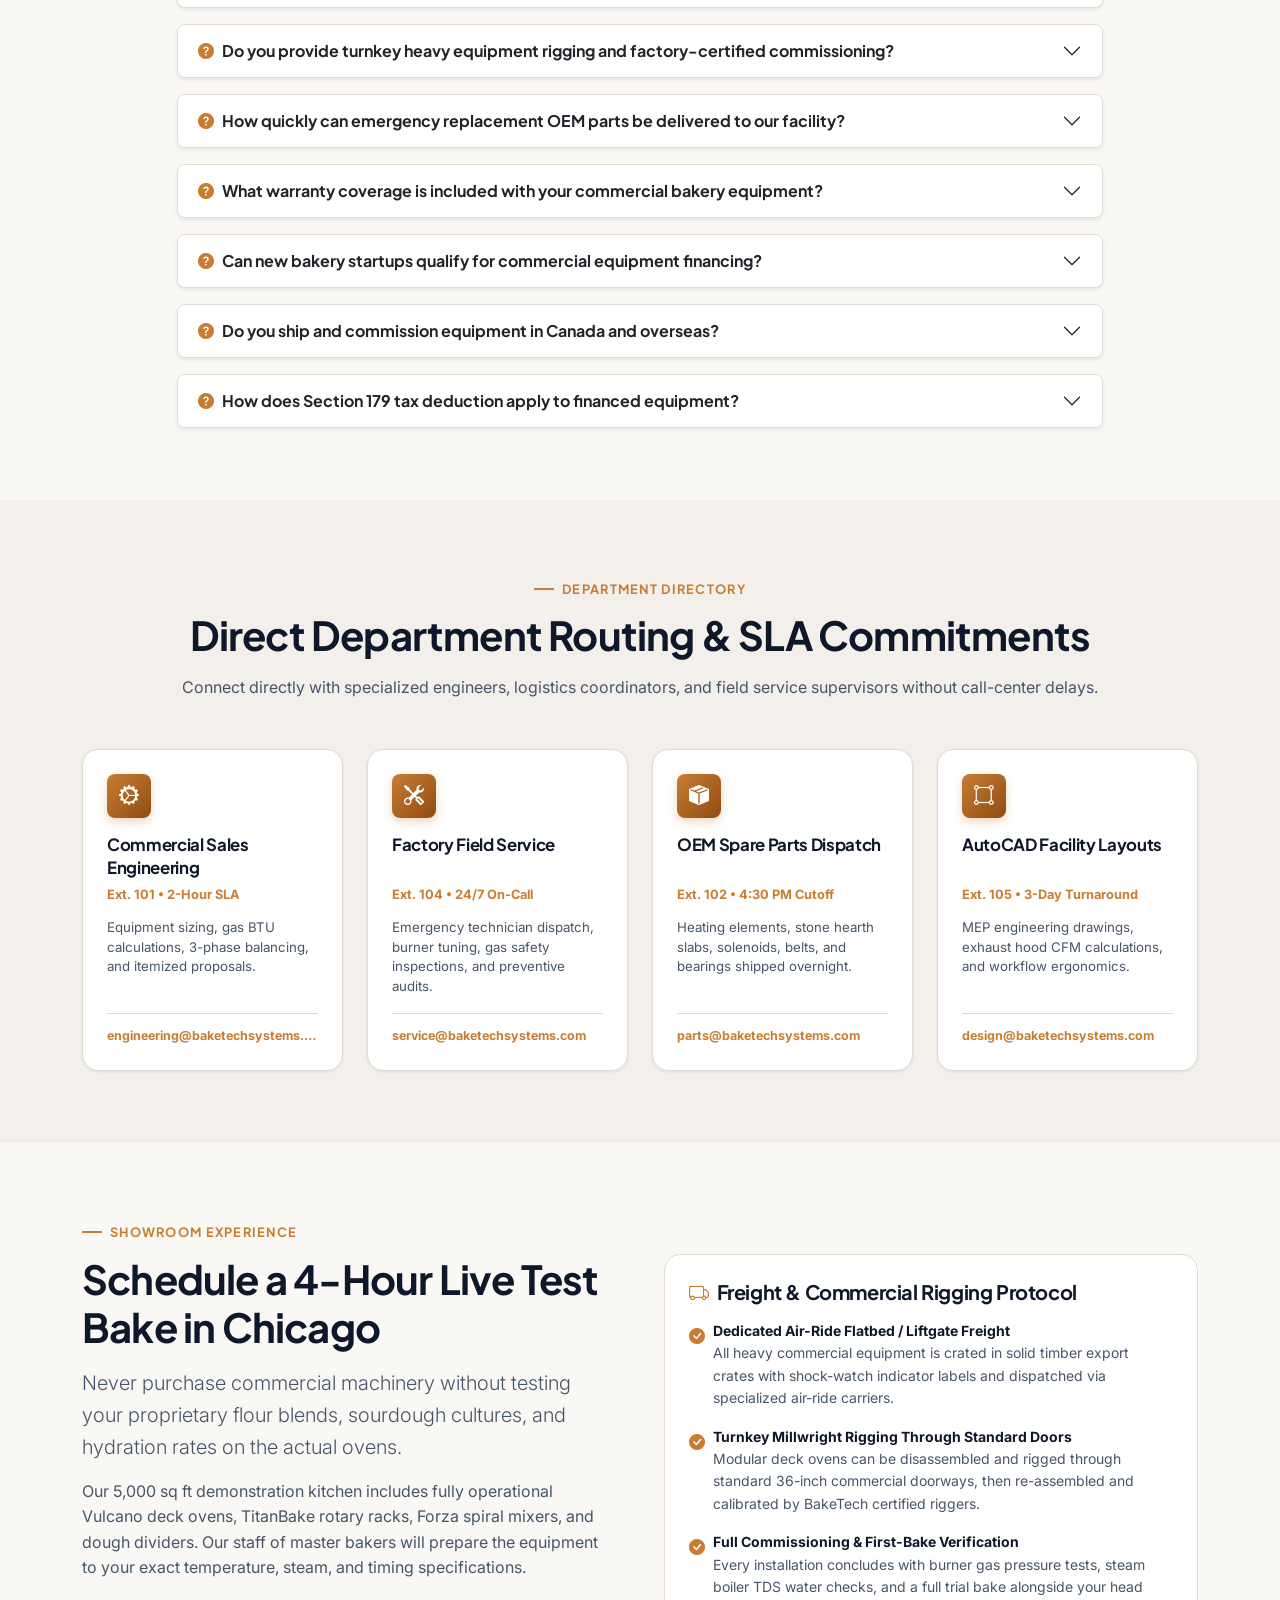
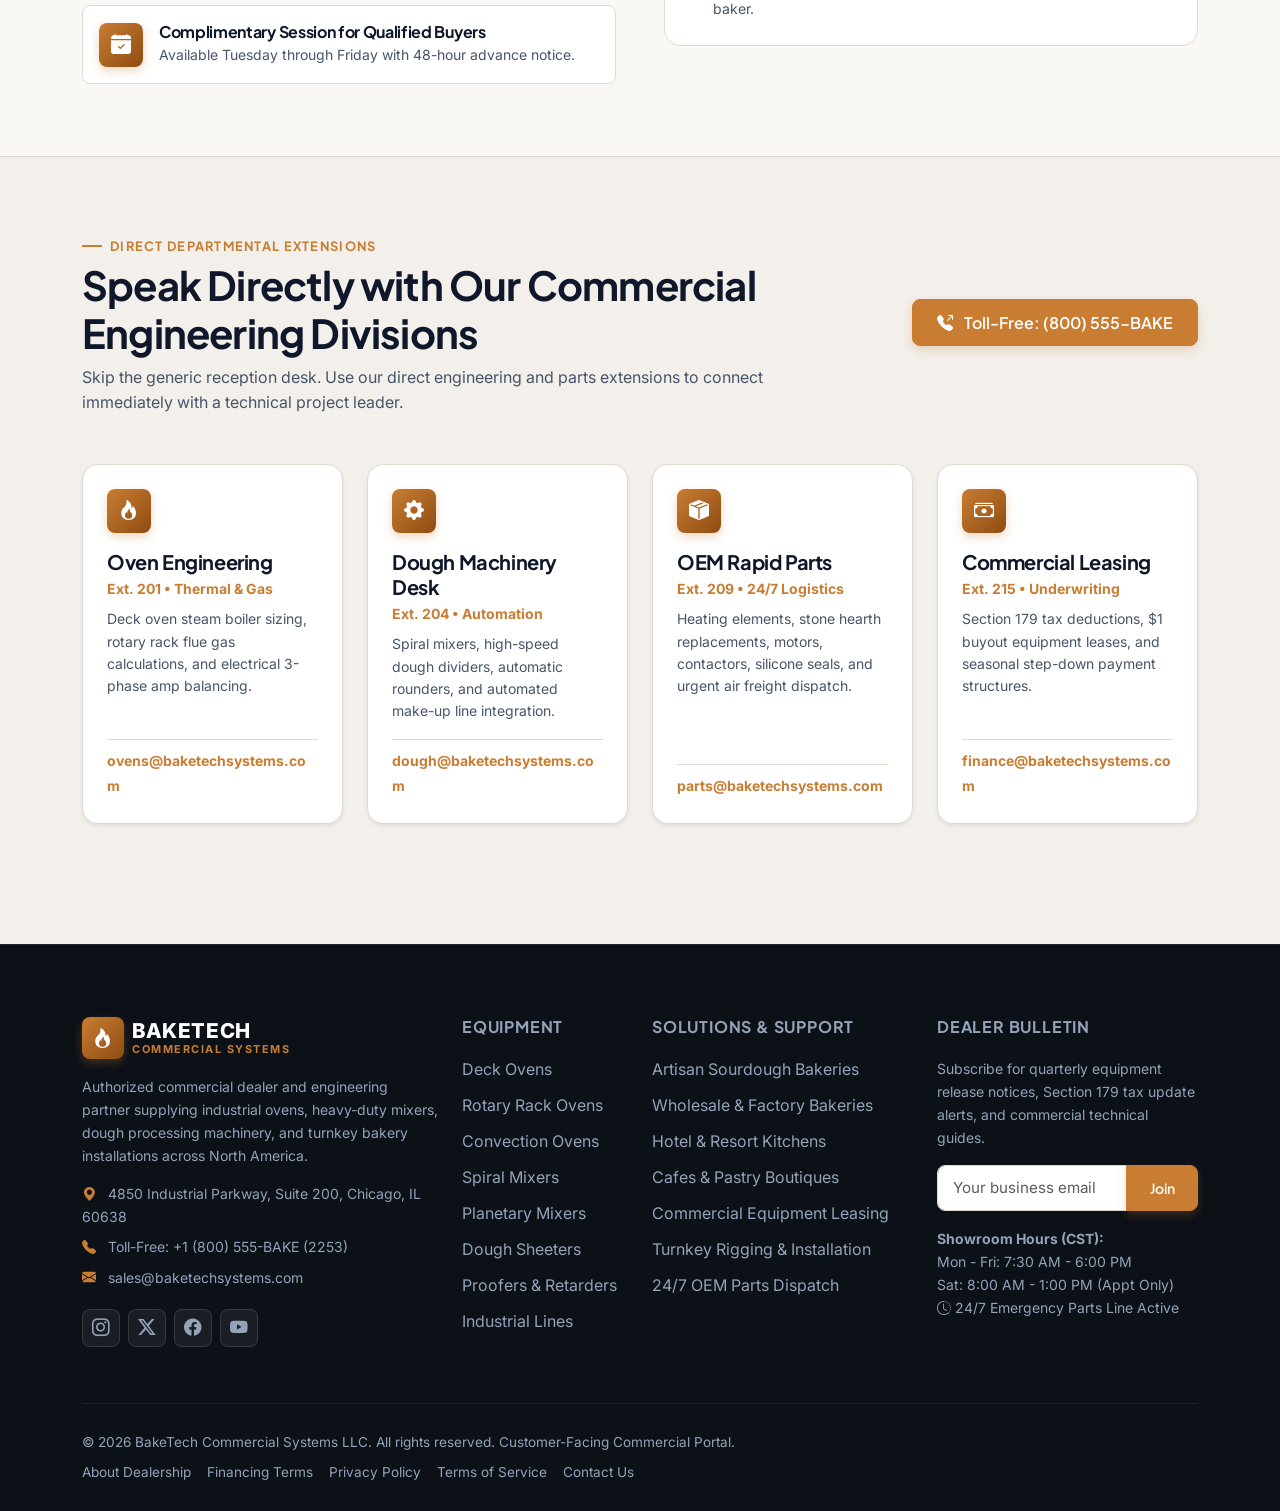
<file: contact.html>
<!DOCTYPE html>
<html lang="en" data-bs-theme="light" dir="ltr">
<head>
  <meta charset="UTF-8">
  <meta name="viewport" content="width=device-width, initial-scale=1.0">
  <title>Contact Us & Showroom Demonstration | BakeTech Commercial Systems</title>
  <meta name="description" content="Contact BakeTech Commercial Systems. Visit our Chicago demonstration showroom, request an equipment quote, schedule live testing, or speak with our commercial oven engineers.">
  <meta name="keywords" content="contact baketech, bakery equipment showroom, commercial oven quote, bakery machinery sales consultation">
  
  <!-- Favicon -->
  <link rel="icon" type="image/svg+xml" href="data:image/svg+xml,<svg xmlns='http://www.w3.org/2000/svg' viewBox='0 0 32 32'><rect width='32' height='32' rx='6' fill='%23C87D32'/><path d='M8 10h16v12H8z' fill='none' stroke='white' stroke-width='2'/><path d='M11 15h10M11 18h6' stroke='white' stroke-width='2' stroke-linecap='round'/></svg>">

  <!-- Local Vendor CSS -->
  <link rel="stylesheet" href="assets/vendor/bootstrap/bootstrap.min.css">
  <link rel="stylesheet" href="assets/vendor/bootstrap-icons/bootstrap-icons.min.css">

  <!-- Custom Core & RTL Styles -->
  <link rel="stylesheet" href="assets/css/style.css">
  <link rel="stylesheet" href="assets/css/rtl.css">
</head>
<body>

  <!-- Global Master Navigation Bar -->
  <nav class="navbar navbar-expand-lg site-navbar sticky-top">
    <div class="container">
      <a class="navbar-brand" href="index.html">
        <div class="brand-icon-box">
          <i class="bi bi-fire"></i>
        </div>
        <div class="brand-text"><span class="brand-title">BAKETECH</span><span class="brand-subtitle">Commercial Systems</span></div>
      </a>

      <!-- Mobile Controls (Theme, RTL, Hamburger) -->
      <div class="d-flex align-items-center gap-2 d-lg-none mobile-controls">
        <button class="btn btn-utility theme-toggle-btn" aria-label="Toggle theme">
          <i class="bi bi-moon-stars-fill theme-toggle-icon"></i>
        </button>
        <button class="btn btn-utility rtl-toggle-btn" aria-label="Toggle RTL direction">
          <span class="rtl-label fw-bold small">RTL</span>
        </button>
        <button class="navbar-toggler" type="button" data-bs-toggle="collapse" data-bs-target="#mainNavbar" aria-controls="mainNavbar" aria-expanded="false" aria-label="Toggle navigation">
          <span class="navbar-toggler-icon"></span>
        </button>
      </div>

      <!-- Navigation Links -->
      <div class="collapse navbar-collapse" id="mainNavbar">
        <ul class="navbar-nav mx-auto mb-2 mb-lg-0">
          <li class="nav-item dropdown">
            <a class="nav-link dropdown-toggle" href="#" role="button" data-bs-toggle="dropdown" aria-expanded="false">
              Home
            </a>
            <ul class="dropdown-menu">
              <li><a class="dropdown-item" href="index.html"><i class="bi bi-layout-text-window-reverse me-2 text-copper"></i> Home 1: Commercial Equipment</a></li>
              <li><a class="dropdown-item" href="home-solutions.html"><i class="bi bi-grid-1x2-fill me-2 text-copper"></i> Home 2: Solutions & Industry</a></li>
            </ul>
          </li>
          <li class="nav-item">
            <a class="nav-link" href="about.html">About Us</a>
          </li>
          <li class="nav-item">
            <a class="nav-link" href="products.html">Products</a>
          </li>
          <li class="nav-item">
            <a class="nav-link" href="financing.html">Financing</a>
          </li>
          <li class="nav-item">
            <a class="nav-link" href="blog.html">Blog</a>
          </li>
          <li class="nav-item">
            <a class="nav-link active" href="contact.html">Contact Us</a>
          </li>
        </ul>

        <!-- Right Utilities & Quote CTA -->
        <div class="d-none d-lg-flex align-items-center gap-2">
          <button class="btn btn-utility theme-toggle-btn" aria-label="Toggle dark/light theme" title="Toggle Theme">
            <i class="bi bi-moon-stars-fill theme-toggle-icon"></i>
          </button>
          <button class="btn btn-utility rtl-toggle-btn" aria-label="Toggle RTL layout" title="Toggle RTL">
            <span class="rtl-label fw-bold small">RTL</span>
          </button>
          <button type="button" class="btn btn-copper ms-2" data-bs-toggle="modal" data-bs-target="#quoteModal">
            <i class="bi bi-clipboard-check me-1"></i> Request a Quote
          </button>
        </div>
      </div>
    </div>
  </nav>

  <!-- Page Hero (Clearly Visible Hero Image with Center-Aligned Content) -->
  <section class="page-hero">
    <img src="assets/images/hero/hero-contact.jpg" alt="BakeTech Commercial Systems Headquarters and Showroom" class="page-hero-bg">
    <div class="container text-center">
      <nav aria-label="breadcrumb">
        <ol class="breadcrumb mb-2 small justify-content-center">
          <li class="breadcrumb-item"><a href="index.html">Home</a></li>
          <li class="breadcrumb-item active text-white" aria-current="page">Contact Us</li>
        </ol>
      </nav>
      <h1 class="display-4 fw-bold text-white mb-3">Connect with Our Equipment Engineering Specialists</h1>
      <p class="lead text-white fw-medium mb-0 mx-auto max-w-700">
        Visit our Chicago demonstration showroom, schedule a live baking test, request a technical quote, or speak directly with our commercial oven project engineers.
      </p>
    </div>
  </section>

  <!-- Contact Information Cards Grid -->
  <section class="py-5">
    <div class="container py-2">
      <div class="row g-4 mb-5">
        
        <!-- Card 1: Headquarters & Showroom -->
        <div class="col-md-6 col-lg-3">
          <div class="p-4 rounded-4 bg-surface border border-subtle h-100 shadow-sm">
            <div class="brand-icon-box mb-3">
              <i class="bi bi-geo-alt-fill"></i>
            </div>
            <h5 class="fw-bold mb-2">Showroom & Testing</h5>
            <p class="small text-muted mb-2">
              4850 Industrial Parkway<br>
              Suite 200<br>
              Chicago, IL 60638
            </p>
            <span class="badge badge-copper-light text-copper px-3 py-1.5 small"><i class="bi bi-truck me-1"></i> Heavy Freight Loading Dock</span>
          </div>
        </div>

        <!-- Card 2: Phone Lines -->
        <div class="col-md-6 col-lg-3">
          <div class="p-4 rounded-4 bg-surface border border-subtle h-100 shadow-sm">
            <div class="brand-icon-box mb-3">
              <i class="bi bi-telephone-fill"></i>
            </div>
            <h5 class="fw-bold mb-2">Direct Phone Lines</h5>
            <p class="small text-muted mb-1">
              <strong>Toll-Free:</strong><br>
              <a href="tel:18005552253" class="text-main fw-bold">+1 (800) 555-BAKE (2253)</a>
            </p>
            <p class="small text-muted mb-0">
              <strong>Local Direct:</strong><br>
              <a href="tel:13125550194" class="text-main">+1 (312) 555-0194</a>
            </p>
          </div>
        </div>

        <!-- Card 3: Department Emails -->
        <div class="col-md-6 col-lg-3">
          <div class="p-4 rounded-4 bg-surface border border-subtle h-100 shadow-sm">
            <div class="brand-icon-box mb-3">
              <i class="bi bi-envelope-fill"></i>
            </div>
            <h5 class="fw-bold mb-2">Email Inquiries</h5>
            <p class="small text-muted mb-1">
              <strong>Commercial Sales:</strong><br>
              <a href="mailto:sales@baketechsystems.com" class="text-copper">sales@baketechsystems.com</a>
            </p>
            <p class="small text-muted mb-0">
              <strong>Service & OEM Parts:</strong><br>
              <a href="mailto:support@baketechsystems.com" class="text-copper">support@baketechsystems.com</a>
            </p>
          </div>
        </div>

        <!-- Card 4: Operating Hours -->
        <div class="col-md-6 col-lg-3">
          <div class="p-4 rounded-4 bg-surface border border-subtle h-100 shadow-sm">
            <div class="brand-icon-box mb-3">
              <i class="bi bi-clock-fill"></i>
            </div>
            <h5 class="fw-bold mb-2">Operating Hours (CST)</h5>
            <p class="small text-muted mb-1">
              <strong>Monday – Friday:</strong><br>
              7:30 AM – 6:00 PM CST
            </p>
            <p class="small text-muted mb-0">
              <strong>Saturday:</strong> 8:00 AM – 1:00 PM<br>
              <em>(Showroom Demos by Appt)</em>
            </p>
          </div>
        </div>

      </div>

      <!-- Main Dual Inquiry Forms Section (Tabbed: Commercial Quote vs General Inquiry) -->
      <div class="row g-5">
        <div class="col-lg-7">
          <div class="card bg-surface border border-subtle rounded-4 shadow-xl p-4 p-md-5">
            
            <ul class="nav nav-pills mb-4 border-bottom border-subtle pb-3" id="contactFormTabs" role="tablist">
              <li class="nav-item" role="presentation">
                <button class="nav-link active fw-bold me-2" id="quote-tab" data-bs-toggle="pill" data-bs-target="#quotePane" type="button" role="tab" aria-controls="quotePane" aria-selected="true">
                  <i class="bi bi-file-earmark-spreadsheet me-1"></i> Request Equipment Quote
                </button>
              </li>
              <li class="nav-item" role="presentation">
                <button class="nav-link fw-bold" id="general-tab" data-bs-toggle="pill" data-bs-target="#generalPane" type="button" role="tab" aria-controls="generalPane" aria-selected="false">
                  <i class="bi bi-envelope me-1"></i> General / Service Inquiry
                </button>
              </li>
            </ul>

            <div class="tab-content" id="contactFormTabContent">
              
              <!-- Tab 1: Equipment Quote Form -->
              <div class="tab-pane fade show active" id="quotePane" role="tabpanel" aria-labelledby="quote-tab">
                <div class="mb-3">
                  <h4 class="fw-bold mb-1">Commercial Equipment Quote Request</h4>
                  <p class="small text-muted">Receive itemized dealer pricing, utility specifications, and freight options.</p>
                </div>

                <form class="needs-validation" novalidate id="contactQuoteForm">
                  <div class="row g-3">
                    <div class="col-md-6">
                      <label class="form-label">Full Name <span class="text-danger">*</span></label>
                      <input type="text" class="form-control name-only-input" name="fullName" placeholder="Marcus Vance" pattern="^[A-Za-z\s\.\'\-]{2,50}$" title="Please enter letters only (no numbers)" required>
                      <div class="invalid-feedback">Please enter your full name (letters only, no digits).</div>
                    </div>
                    <div class="col-md-6">
                      <label class="form-label">Bakery / Company Name <span class="text-danger">*</span></label>
                      <input type="text" class="form-control" name="companyName" placeholder="Vance Artisan Sourdough Co." required>
                      <div class="invalid-feedback">Please enter your company name.</div>
                    </div>
                    <div class="col-md-6">
                      <label class="form-label">Business Email <span class="text-danger">*</span></label>
                      <input type="email" class="form-control email-format-input" name="email" placeholder="marcus@vancebakery.com" pattern="^[a-zA-Z0-9._%+\-]+@[a-zA-Z0-9.\-]+\.[a-zA-Z]{2,}$" title="Please provide a valid email address (e.g. name@company.com)" required>
                      <div class="invalid-feedback">Please provide a valid business email address (e.g. name@company.com).</div>
                    </div>
                    <div class="col-md-6">
                      <label class="form-label">Commercial Phone <span class="text-danger">*</span></label>
                      <input type="tel" class="form-control phone-numbers-only-input" name="phone" placeholder="(312) 555-0199" pattern="^[\d\s+\-\(\)]{7,25}$" title="Phone number must contain numbers only" data-orig-placeholder="(312) 555-0199" data-rtl-placeholder="+966 50 123 4567" required>
                      <div class="invalid-feedback">Please provide a valid phone number (digits only).</div>
                    </div>
                    <div class="col-md-6">
                      <label class="form-label">Equipment Category of Interest <span class="text-danger">*</span></label>
                      <select class="form-select" required>
                        <option value="">Select Equipment...</option>
                        <option>Modular Stone Deck Ovens</option>
                        <option>Rotary Rack Industrial Ovens</option>
                        <option>Commercial Convection Ovens</option>
                        <option>Heavy-Duty Spiral Mixers</option>
                        <option>Variable Planetary Mixers</option>
                        <option>Automated Dough Sheeters</option>
                        <option>Dough Dividers and Rounders</option>
                        <option>Retarder Proofers & Climate Cabinets</option>
                        <option>Commercial Bread Slicers</option>
                        <option>Refrigerated Display Showcases</option>
                        <option>Complete Turnkey Industrial Line</option>
                      </select>
                      <div class="invalid-feedback">Please select an equipment category.</div>
                    </div>
                    <div class="col-md-6">
                      <label class="form-label">Available Facility Power</label>
                      <select class="form-select">
                        <option>208V 3-Phase</option>
                        <option>240V 3-Phase</option>
                        <option>480V 3-Phase</option>
                        <option>Natural Gas Line</option>
                        <option>Liquid Propane (LPG)</option>
                        <option>Single Phase (110V/220V)</option>
                        <option>Unsure / Building Under Construction</option>
                      </select>
                    </div>
                    <div class="col-md-6">
                      <label class="form-label">Target Delivery Timeline</label>
                      <select class="form-select">
                        <option>Immediate (Ready to Order)</option>
                        <option>30 – 60 Days</option>
                        <option>3 – 6 Months</option>
                        <option>Budgeting / Future Planning</option>
                      </select>
                    </div>
                    <div class="col-md-6">
                      <label class="form-label">Equipment Financing Preference</label>
                      <select class="form-select">
                        <option>Outright Capital Purchase</option>
                        <option>Request $1 Buyout Lease Estimate</option>
                        <option>Request FMV Lease Estimate</option>
                        <option>Seasonal Deferral Interest</option>
                      </select>
                    </div>
                    <div class="col-12">
                      <label class="form-label">Production Scope & Specific Requirements</label>
                      <textarea class="form-control" rows="4" placeholder="Detail your production targets (e.g., 600 baguettes daily, need stone hearth, looking to replace older deck oven)..."></textarea>
                    </div>
                    <div class="col-12 mt-3">
                      <button type="submit" class="btn btn-copper btn-lg w-100">
                        <i class="bi bi-send-fill me-2"></i> Submit Commercial Quote Request
                      </button>
                    </div>
                  </div>
                </form>
              </div>

              <!-- Tab 2: General & Service Inquiry Form -->
              <div class="tab-pane fade" id="generalPane" role="tabpanel" aria-labelledby="general-tab">
                <div class="mb-3">
                  <h4 class="fw-bold mb-1">General & Service Support Inquiry</h4>
                  <p class="small text-muted">Schedule a showroom visit, request technical documentation, or contact service.</p>
                </div>

                <form class="needs-validation" novalidate id="contactGeneralForm">
                  <div class="row g-3">
                    <div class="col-md-6">
                      <label class="form-label">Full Name <span class="text-danger">*</span></label>
                      <input type="text" class="form-control name-only-input" name="fullName" placeholder="Marcus Vance" pattern="^[A-Za-z\s\.\'\-]{2,50}$" title="Please enter letters only (no numbers)" required>
                      <div class="invalid-feedback">Please enter your name (letters only, no digits).</div>
                    </div>
                    <div class="col-md-6">
                      <label class="form-label">Bakery / Organization Name <span class="text-danger">*</span></label>
                      <input type="text" class="form-control" name="companyName" placeholder="Vance Artisan Sourdough Co." required>
                      <div class="invalid-feedback">Please provide your business name.</div>
                    </div>
                    <div class="col-md-6">
                      <label class="form-label">Email Address <span class="text-danger">*</span></label>
                      <input type="email" class="form-control email-format-input" name="email" placeholder="marcus@vancebakery.com" pattern="^[a-zA-Z0-9._%+\-]+@[a-zA-Z0-9.\-]+\.[a-zA-Z]{2,}$" title="Please provide a valid email address (e.g. name@company.com)" required>
                      <div class="invalid-feedback">Please provide a valid email address.</div>
                    </div>
                    <div class="col-md-6">
                      <label class="form-label">Phone Number</label>
                      <input type="tel" class="form-control phone-numbers-only-input" name="phone" placeholder="(312) 555-0199" pattern="^[\d\s+\-\(\)]{7,25}$" title="Phone number must contain numbers only" data-orig-placeholder="(312) 555-0199" data-rtl-placeholder="+966 50 123 4567">
                    </div>
                    <div class="col-12">
                      <label class="form-label">Inquiry Nature</label>
                      <select class="form-select">
                        <option>Schedule Live Showroom Demonstration</option>
                        <option>OEM Spare Parts Inquiry</option>
                        <option>Technical Service & Calibration</option>
                        <option>AutoCAD Bakery Facility Planning</option>
                        <option>Warranty Registration</option>
                        <option>Other Commercial Inquiry</option>
                      </select>
                    </div>
                    <div class="col-12">
                      <label class="form-label">Message Details <span class="text-danger">*</span></label>
                      <textarea class="form-control" rows="4" placeholder="How can our technical team assist your bakery?" required></textarea>
                      <div class="invalid-feedback">Please include your message.</div>
                    </div>
                    <div class="col-12 mt-3">
                      <button type="submit" class="btn btn-copper btn-lg w-100">
                        <i class="bi bi-chat-left-dots-fill me-2"></i> Send General Message
                      </button>
                    </div>
                  </div>
                </form>
              </div>

            </div>

          </div>
        </div>

        <!-- Right Column: Location Map & Facility Logistics -->
        <div class="col-lg-5">
          
          <!-- Facility & Logistics Summary Card -->
          <div class="card bg-surface border border-subtle rounded-4 shadow-lg overflow-hidden mb-4">
            <div class="p-3 bg-dark text-white d-flex justify-content-between align-items-center border-bottom border-subtle">
              <span class="fw-bold small text-uppercase letter-spacing-1">
                <i class="bi bi-buildings-fill text-copper me-2"></i>Midwest Facility & Hub
              </span>
              <span class="badge bg-success text-white"><i class="bi bi-shield-check me-1"></i> Active Operations</span>
            </div>

            <div class="card-body p-4">
              <h5 class="fw-bold mb-2">Central Warehouse & Showroom</h5>
              <p class="small text-muted mb-3">
                Located in Chicago's central industrial freight corridor, BakeTech coordinates heavy equipment deliveries, live dough testing appointments, and same-day emergency OEM parts dispatches.
              </p>
              
              <!-- Coverage Highlights List -->
              <div class="p-3 rounded-3 bg-surface-alt border border-subtle small mb-3">
                <ul class="list-unstyled mb-0 text-muted">
                  <li class="mb-2 d-flex align-items-center">
                    <i class="bi bi-clock-history text-copper me-2 fs-6"></i>
                    <span><strong>24-Hour Express Parts Dispatch:</strong> Guaranteed same-day courier dispatch on critical heating elements, belts, and boards.</span>
                  </li>
                  <li class="mb-2 d-flex align-items-center">
                    <i class="bi bi-truck text-copper me-2 fs-6"></i>
                    <span><strong>Turnkey Flatbed & Liftgate Freight:</strong> Dedicated air-ride logistics for multi-deck stone ovens and heavy spiral mixers.</span>
                  </li>
                  <li class="d-flex align-items-center">
                    <i class="bi bi-tools text-copper me-2 fs-6"></i>
                    <span><strong>Regional Millwright Crews:</strong> Factory-trained rigging technicians for doorway uncrating, leveling, and combustion tuning.</span>
                  </li>
                </ul>
              </div>

              <!-- Interactive Google Maps Link -->
              <a href="https://maps.google.com/?q=4850+Industrial+Parkway,+Chicago,+IL+60638" target="_blank" rel="noopener noreferrer" class="btn btn-outline-secondary btn-sm w-100">
                <i class="bi bi-box-arrow-up-right me-1"></i> Open Chicago Showroom GPS Navigation (Google Maps)
              </a>
            </div>
          </div>

          <!-- Quick Facility Operating Specs Card -->
          <div class="p-4 rounded-4 bg-surface border border-subtle shadow-sm mb-4">
            <h6 class="fw-bold text-copper mb-3 text-uppercase small letter-spacing-1">Facility Logistics Summary</h6>
            
            <div class="d-flex align-items-start gap-3 mb-3 pb-2 border-bottom border-subtle">
              <div class="brand-icon-box flex-shrink-0" style="width: 36px; height: 36px; font-size: 1.1rem;">
                <i class="bi bi-door-open-fill"></i>
              </div>
              <div>
                <strong class="d-block small text-main mb-0">Commercial Freight Dock</strong>
                <p class="small text-muted mb-0">Dual-bay loading docks with 10-ton overhead crane for flatbed machinery offloading.</p>
              </div>
            </div>

            <div class="d-flex align-items-start gap-3">
              <div class="brand-icon-box flex-shrink-0" style="width: 36px; height: 36px; font-size: 1.1rem;">
                <i class="bi bi-lightning-charge-fill"></i>
              </div>
              <div>
                <strong class="d-block small text-main mb-0">Live Testing Bays</strong>
                <p class="small text-muted mb-0">Live 208V, 240V, 480V 3-Phase electrical drops & dual gas lines for recipe trial bakes.</p>
              </div>
            </div>
          </div>

        </div>
      </div>

    </div>
  </section>

  <!-- Service Territory & Regional Coverage Map Section -->
  <section class="py-5 bg-surface-alt border-top border-bottom border-subtle" id="coverage-area">
    <div class="container py-4">
      <div class="text-center max-w-700 mx-auto mb-5">
        <div class="section-tag justify-content-center">Service Territory & Locations</div>
        <h2 class="display-6 fw-bold mb-3">Regional Service Coverage Area</h2>
        <p class="text-muted-custom">
          On-site property evaluations, thermal scans, and professional inspection services across the greater metropolitan area.
        </p>
      </div>

      <!-- Real Interactive Map Container -->
      <div class="card bg-surface border border-subtle rounded-4 shadow-xl overflow-hidden mb-5">
        <div class="p-3 bg-dark text-white d-flex flex-wrap justify-content-between align-items-center border-bottom border-subtle gap-2">
          <div class="d-flex align-items-center gap-2">
            <span class="badge bg-copper text-white"><i class="bi bi-geo-alt-fill me-1"></i> Midwest Hub</span>
            <span class="fw-bold small text-uppercase letter-spacing-1">Chicago National Headquarters & Technical Demonstration Bay</span>
          </div>
          <div class="d-flex align-items-center gap-2">
            <span class="badge bg-success"><i class="bi bi-broadcast me-1"></i> Live Dispatch Active</span>
            <a href="https://maps.google.com/?q=4850+Industrial+Parkway,+Chicago,+IL+60638" target="_blank" rel="noopener noreferrer" class="btn btn-sm btn-outline-light py-1 px-2 small">
              <i class="bi bi-box-arrow-up-right me-1"></i> Google Maps Directions
            </a>
          </div>
        </div>

        <div class="position-relative" style="height: 480px; width: 100%;">
          <iframe 
            title="BakeTech Commercial Systems Regional Service Map" 
            src="https://www.openstreetmap.org/export/embed.html?bbox=-87.88,41.72,-87.58,41.92&layer=mapnik&marker=41.7915,-87.7312" 
            style="width: 100%; height: 100%; border: 0;" 
            loading="lazy" 
            allowfullscreen>
          </iframe>
          
          <!-- Floating Facility Card Overlay -->
          <div class="position-absolute bottom-0 start-0 m-3 p-3 rounded-3 bg-dark bg-opacity-95 text-white border border-secondary shadow-lg d-none d-md-block" style="max-width: 340px; z-index: 10;">
            <div class="d-flex align-items-center gap-2 mb-2">
              <div class="brand-icon-box flex-shrink-0" style="width: 32px; height: 32px; font-size: 1rem;">
                <i class="bi bi-buildings text-copper"></i>
              </div>
              <div>
                <h6 class="fw-bold mb-0 text-white">BakeTech Central HQ</h6>
                <small class="text-copper">4850 Industrial Parkway, Chicago</small>
              </div>
            </div>
            <p class="small text-light text-opacity-80 mb-2">
              Equipped with live deck ovens, rotary racks, spiral mixers, and a full parts depot.
            </p>
            <div class="d-flex justify-content-between small text-muted border-top border-secondary pt-2">
              <span>Rapid Dispatch: <strong>Within 4 hrs</strong></span>
              <span class="text-success fw-bold"><i class="bi bi-circle-fill fs-8 me-1"></i> Open Today</span>
            </div>
          </div>
        </div>
      </div>

      <!-- Coverage Territory Highlights 3-Card Grid -->
      <div class="row g-4">
        <div class="col-md-4">
          <div class="p-4 rounded-4 bg-surface border border-subtle h-100 shadow-sm">
            <div class="d-flex align-items-center gap-3 mb-3">
              <div class="brand-icon-box text-copper bg-copper-subtle rounded-3 p-3 fs-4">
                <i class="bi bi-truck"></i>
              </div>
              <div>
                <h6 class="fw-bold mb-0">Greater Chicago & Midwest</h6>
                <small class="text-copper fw-bold">Primary Dispatch Zone</small>
              </div>
            </div>
            <p class="small text-muted mb-0">
              Same-day technician dispatch, emergency burner repairs, and complimentary on-site equipment sizing across IL, IN, and WI.
            </p>
          </div>
        </div>

        <div class="col-md-4">
          <div class="p-4 rounded-4 bg-surface border border-subtle h-100 shadow-sm">
            <div class="d-flex align-items-center gap-3 mb-3">
              <div class="brand-icon-box text-copper bg-copper-subtle rounded-3 p-3 fs-4">
                <i class="bi bi-lightning-charge"></i>
              </div>
              <div>
                <h6 class="fw-bold mb-0">Great Lakes Commercial Region</h6>
                <small class="text-copper fw-bold">24-Hour Express Logistics</small>
              </div>
            </div>
            <p class="small text-muted mb-0">
              Guaranteed 24-hour courier service on critical heating elements, electronic control boards, and silicone door gaskets across the Midwest.
            </p>
          </div>
        </div>

        <div class="col-md-4">
          <div class="p-4 rounded-4 bg-surface border border-subtle h-100 shadow-sm">
            <div class="d-flex align-items-center gap-3 mb-3">
              <div class="brand-icon-box text-copper bg-copper-subtle rounded-3 p-3 fs-4">
                <i class="bi bi-globe-americas"></i>
              </div>
              <div>
                <h6 class="fw-bold mb-0">North America Turnkey Freight</h6>
                <small class="text-copper fw-bold">48 States & Canada</small>
              </div>
            </div>
            <p class="small text-muted mb-0">
              Dedicated air-ride flatbed transport, certified millwright offloading, and turnkey mechanical commissioning from coast to coast.
            </p>
          </div>
        </div>
      </div>

    </div>
  </section>

  <!-- Commercial Dealership & Technical Support FAQ Section -->
  <section class="py-5" id="contact-faq">
    <div class="container py-4">
      <div class="text-center max-w-700 mx-auto mb-5">
        <div class="section-tag justify-content-center">Frequently Asked Questions</div>
        <h2 class="display-6 fw-bold mb-3">Commercial Equipment & Support FAQ</h2>
        <p class="text-muted-custom">
          Answers to common questions regarding live showroom testing, heavy rigging logistics, electrical requirements, emergency OEM parts, and warranty coverage.
        </p>
      </div>

      <div class="row justify-content-center">
        <div class="col-lg-10">
          <div class="accordion accordion-custom" id="contactFaqAccordion">
            
            <!-- FAQ 1 -->
            <div class="accordion-item mb-3 rounded-3 overflow-hidden border border-subtle bg-surface shadow-sm">
              <h2 class="accordion-header" id="faqHeading1">
                <button class="accordion-button fw-bold collapsed" type="button" data-bs-toggle="collapse" data-bs-target="#faqCollapse1" aria-expanded="false" aria-controls="faqCollapse1">
                  <i class="bi bi-question-circle-fill text-copper me-2"></i> How do I schedule a live dough demonstration in your Chicago showroom?
                </button>
              </h2>
              <div id="faqCollapse1" class="accordion-collapse collapse" aria-labelledby="faqHeading1" data-bs-parent="#contactFaqAccordion">
                <div class="accordion-body text-muted small pt-0 pb-3">
                  Walk-ins are always welcome for equipment tours during standard showroom hours. To conduct actual trial baking with stone hearth deck ovens, rotary racks, or spiral mixers, we request an appointment 48 hours in advance so our technical chefs can pre-heat chambers to your exact recipe temperatures. You are encouraged to bring your proprietary sourdough starters, flours, and dough formulations.
                </div>
              </div>
            </div>

            <!-- FAQ 2 -->
            <div class="accordion-item mb-3 rounded-3 overflow-hidden border border-subtle bg-surface shadow-sm">
              <h2 class="accordion-header" id="faqHeading2">
                <button class="accordion-button fw-bold collapsed" type="button" data-bs-toggle="collapse" data-bs-target="#faqCollapse2" aria-expanded="false" aria-controls="faqCollapse2">
                  <i class="bi bi-question-circle-fill text-copper me-2"></i> What electrical and gas utilities are required for your industrial ovens and mixers?
                </button>
              </h2>
              <div id="faqCollapse2" class="accordion-collapse collapse" aria-labelledby="faqHeading2" data-bs-parent="#contactFaqAccordion">
                <div class="accordion-body text-muted small pt-0 pb-3">
                  Our machinery is factory-configured to your building's specific utility supply: 208V, 240V, or 480V 3-Phase electrical drops, or Natural Gas and Liquid Propane (LPG) burners. We provide comprehensive mechanical, electrical, and plumbing (MEP) spec sheets and Type-I exhaust hood CFM requirements to your architect or general contractor before equipment shipment.
                </div>
              </div>
            </div>

            <!-- FAQ 3 -->
            <div class="accordion-item mb-3 rounded-3 overflow-hidden border border-subtle bg-surface shadow-sm">
              <h2 class="accordion-header" id="faqHeading3">
                <button class="accordion-button fw-bold collapsed" type="button" data-bs-toggle="collapse" data-bs-target="#faqCollapse3" aria-expanded="false" aria-controls="faqCollapse3">
                  <i class="bi bi-question-circle-fill text-copper me-2"></i> Do you provide turnkey heavy equipment rigging and factory-certified commissioning?
                </button>
              </h2>
              <div id="faqCollapse3" class="accordion-collapse collapse" aria-labelledby="faqHeading3" data-bs-parent="#contactFaqAccordion">
                <div class="accordion-body text-muted small pt-0 pb-3">
                  Yes. BakeTech's in-house licensed millwrights handle doorway clearance planning, laser leveling, gas manifold coupling, and live factory burn-in test cycles. Every turnkey commissioning ends with a synchronized test bake alongside your head baker and a full technician sign-off for warranty activation.
                </div>
              </div>
            </div>

            <!-- FAQ 4 -->
            <div class="accordion-item mb-3 rounded-3 overflow-hidden border border-subtle bg-surface shadow-sm">
              <h2 class="accordion-header" id="faqHeading4">
                <button class="accordion-button fw-bold collapsed" type="button" data-bs-toggle="collapse" data-bs-target="#faqCollapse4" aria-expanded="false" aria-controls="faqCollapse4">
                  <i class="bi bi-question-circle-fill text-copper me-2"></i> How quickly can emergency replacement OEM parts be delivered to our facility?
                </button>
              </h2>
              <div id="faqCollapse4" class="accordion-collapse collapse" aria-labelledby="faqHeading4" data-bs-parent="#contactFaqAccordion">
                <div class="accordion-body text-muted small pt-0 pb-3">
                  We maintain over $2,000,000 in genuine OEM heating elements, digital PID controllers, heavy-duty contactors, and inverter drive belts across our 4 regional distribution hubs. Critical orders placed by 4:00 PM CST qualify for same-day express courier dispatch or guaranteed overnight air delivery nationwide.
                </div>
              </div>
            </div>

            <!-- FAQ 5 -->
            <div class="accordion-item mb-3 rounded-3 overflow-hidden border border-subtle bg-surface shadow-sm">
              <h2 class="accordion-header" id="faqHeading5">
                <button class="accordion-button fw-bold collapsed" type="button" data-bs-toggle="collapse" data-bs-target="#faqCollapse5" aria-expanded="false" aria-controls="faqCollapse5">
                  <i class="bi bi-question-circle-fill text-copper me-2"></i> What warranty coverage is included with your commercial bakery equipment?
                </button>
              </h2>
              <div id="faqCollapse5" class="accordion-collapse collapse" aria-labelledby="faqHeading5" data-bs-parent="#contactFaqAccordion">
                <div class="accordion-body text-muted small pt-0 pb-3">
                  All new commercial equipment includes a standard 2-year factory OEM parts and labor warranty, with a lifetime structural weld guarantee on stone deck oven frames. We also offer extended 3 to 5-year Preventive Care maintenance agreements with priority technician dispatch and scheduled quarterly calibrations.
                </div>
              </div>
            </div>

            <!-- FAQ 6 -->
            <div class="accordion-item mb-3 rounded-3 overflow-hidden border border-subtle bg-surface shadow-sm">
              <h2 class="accordion-header" id="faqHeading6">
                <button class="accordion-button fw-bold collapsed" type="button" data-bs-toggle="collapse" data-bs-target="#faqCollapse6" aria-expanded="false" aria-controls="faqCollapse6">
                  <i class="bi bi-question-circle-fill text-copper me-2"></i> Can new bakery startups qualify for commercial equipment financing?
                </button>
              </h2>
              <div id="faqCollapse6" class="accordion-collapse collapse" aria-labelledby="faqHeading6" data-bs-parent="#contactFaqAccordion">
                <div class="accordion-body text-muted small pt-0 pb-3">
                  Yes. We offer Tier 3 Startup financing programs for bakeries with under 12 months in business, featuring approvals up to $75,000 application-only and 90-day deferred seasonal payment structures so you can complete your kitchen buildout and generate sales before monthly installments commence.
                </div>
              </div>
            </div>

            <!-- FAQ 7 -->
            <div class="accordion-item mb-3 rounded-3 overflow-hidden border border-subtle bg-surface shadow-sm">
              <h2 class="accordion-header" id="faqHeading7">
                <button class="accordion-button fw-bold collapsed" type="button" data-bs-toggle="collapse" data-bs-target="#faqCollapse7" aria-expanded="false" aria-controls="faqCollapse7">
                  <i class="bi bi-question-circle-fill text-copper me-2"></i> Do you ship and commission equipment in Canada and overseas?
                </button>
              </h2>
              <div id="faqCollapse7" class="accordion-collapse collapse" aria-labelledby="faqHeading7" data-bs-parent="#contactFaqAccordion">
                <div class="accordion-body text-muted small pt-0 pb-3">
                  Yes. We provide complete cross-border logistics to Canada including customs clearance, CSA electrical field evaluations, and Ontario/Quebec certified technician support. For export to Central/South America or the Caribbean, we deliver FOB port of Miami with ocean export crating.
                </div>
              </div>
            </div>

            <!-- FAQ 8 -->
            <div class="accordion-item rounded-3 overflow-hidden border border-subtle bg-surface shadow-sm">
              <h2 class="accordion-header" id="faqHeading8">
                <button class="accordion-button fw-bold collapsed" type="button" data-bs-toggle="collapse" data-bs-target="#faqCollapse8" aria-expanded="false" aria-controls="faqCollapse8">
                  <i class="bi bi-question-circle-fill text-copper me-2"></i> How does Section 179 tax deduction apply to financed equipment?
                </button>
              </h2>
              <div id="faqCollapse8" class="accordion-collapse collapse" aria-labelledby="faqHeading8" data-bs-parent="#contactFaqAccordion">
                <div class="accordion-body text-muted small pt-0 pb-3">
                  Under IRS Code Section 179, your bakery can write off 100% of qualifying commercial equipment installed this tax year—up to $1,220,000—even if you acquire the equipment through a $1 Buyout Capital Lease with zero cash down. This can yield immediate net tax savings that exceed your first year's lease payments.
                </div>
              </div>
            </div>

          </div>
        </div>
      </div>
    </div>
  </section>

  <!-- Direct Department Engineering Directory -->
  <section class="py-5 bg-surface-alt">
    <div class="container py-4">
      <div class="text-center max-w-700 mx-auto mb-5">
        <div class="section-tag justify-content-center">Department Directory</div>
        <h2 class="display-6 fw-bold mb-3">Direct Department Routing & SLA Commitments</h2>
        <p class="text-muted-custom">
          Connect directly with specialized engineers, logistics coordinators, and field service supervisors without call-center delays.
        </p>
      </div>

      <div class="row g-4">
        <!-- Dept 1 -->
        <div class="col-md-6 col-lg-3">
          <div class="card bg-surface border border-subtle rounded-4 h-100 p-4 shadow-sm dept-directory-card">
            <div class="brand-icon-box mb-3" style="width: 44px; height: 44px; font-size: 1.25rem;">
              <i class="bi bi-gear-wide-connected"></i>
            </div>
            <h5 class="fw-bold mb-1 dept-name">Commercial Sales Engineering</h5>
            <small class="text-copper fw-bold d-block mb-3 dept-ext">Ext. 101 &bull; 2-Hour SLA</small>
            <p class="small text-muted mb-3 dept-desc">
              Equipment sizing, gas BTU calculations, 3-phase balancing, and itemized proposals.
            </p>
            <div class="mt-auto small border-top border-subtle pt-2 dept-email">
              <a href="mailto:engineering@baketechsystems.com" class="text-copper fw-bold">engineering@baketechsystems.com</a>
            </div>
          </div>
        </div>

        <!-- Dept 2 -->
        <div class="col-md-6 col-lg-3">
          <div class="card bg-surface border border-subtle rounded-4 h-100 p-4 shadow-sm dept-directory-card">
            <div class="brand-icon-box mb-3" style="width: 44px; height: 44px; font-size: 1.25rem;">
              <i class="bi bi-tools"></i>
            </div>
            <h5 class="fw-bold mb-1 dept-name">Factory Field Service</h5>
            <small class="text-copper fw-bold d-block mb-3 dept-ext">Ext. 104 &bull; 24/7 On-Call</small>
            <p class="small text-muted mb-3 dept-desc">
              Emergency technician dispatch, burner tuning, gas safety inspections, and preventive audits.
            </p>
            <div class="mt-auto small border-top border-subtle pt-2 dept-email">
              <a href="mailto:service@baketechsystems.com" class="text-copper fw-bold">service@baketechsystems.com</a>
            </div>
          </div>
        </div>

        <!-- Dept 3 -->
        <div class="col-md-6 col-lg-3">
          <div class="card bg-surface border border-subtle rounded-4 h-100 p-4 shadow-sm dept-directory-card">
            <div class="brand-icon-box mb-3" style="width: 44px; height: 44px; font-size: 1.25rem;">
              <i class="bi bi-box-seam-fill"></i>
            </div>
            <h5 class="fw-bold mb-1 dept-name">OEM Spare Parts Dispatch</h5>
            <small class="text-copper fw-bold d-block mb-3 dept-ext">Ext. 102 &bull; 4:30 PM Cutoff</small>
            <p class="small text-muted mb-3 dept-desc">
              Heating elements, stone hearth slabs, solenoids, belts, and bearings shipped overnight.
            </p>
            <div class="mt-auto small border-top border-subtle pt-2 dept-email">
              <a href="mailto:parts@baketechsystems.com" class="text-copper fw-bold">parts@baketechsystems.com</a>
            </div>
          </div>
        </div>

        <!-- Dept 4 -->
        <div class="col-md-6 col-lg-3">
          <div class="card bg-surface border border-subtle rounded-4 h-100 p-4 shadow-sm dept-directory-card">
            <div class="brand-icon-box mb-3" style="width: 44px; height: 44px; font-size: 1.25rem;">
              <i class="bi bi-bounding-box-circles"></i>
            </div>
            <h5 class="fw-bold mb-1 dept-name">AutoCAD Facility Layouts</h5>
            <small class="text-copper fw-bold d-block mb-3 dept-ext">Ext. 105 &bull; 3-Day Turnaround</small>
            <p class="small text-muted mb-3 dept-desc">
              MEP engineering drawings, exhaust hood CFM calculations, and workflow ergonomics.
            </p>
            <div class="mt-auto small border-top border-subtle pt-2 dept-email">
              <a href="mailto:design@baketechsystems.com" class="text-copper fw-bold">design@baketechsystems.com</a>
            </div>
          </div>
        </div>
      </div>
    </div>
  </section>

  <!-- Showroom Test Bake & Logistics Receiving Protocol -->
  <section class="py-5">
    <div class="container py-4">
      <div class="row g-5 align-items-center">
        <div class="col-lg-6">
          <div class="section-tag">Showroom Experience</div>
          <h2 class="display-6 fw-bold mb-3">Schedule a 4-Hour Live Test Bake in Chicago</h2>
          <p class="lead text-muted mb-3">
            Never purchase commercial machinery without testing your proprietary flour blends, sourdough cultures, and hydration rates on the actual ovens.
          </p>
          <p class="text-muted-custom mb-4">
            Our 5,000 sq ft demonstration kitchen includes fully operational Vulcano deck ovens, TitanBake rotary racks, Forza spiral mixers, and dough dividers. Our staff of master bakers will prepare the equipment to your exact temperature, steam, and timing specifications.
          </p>
          <div class="p-3 rounded-3 bg-surface border border-subtle d-flex align-items-center gap-3">
            <div class="brand-icon-box flex-shrink-0" style="width: 44px; height: 44px; font-size: 1.25rem;">
              <i class="bi bi-calendar-check-fill"></i>
            </div>
            <div>
              <h6 class="fw-bold mb-0">Complimentary Session for Qualified Buyers</h6>
              <small class="text-muted">Available Tuesday through Friday with 48-hour advance notice.</small>
            </div>
          </div>
        </div>

        <div class="col-lg-6">
          <div class="card bg-surface border border-subtle rounded-4 p-4 shadow-md">
            <h5 class="fw-bold mb-3"><i class="bi bi-truck text-copper me-2"></i>Freight & Commercial Rigging Protocol</h5>
            <ul class="list-unstyled small text-muted mb-0">
              <li class="mb-3 d-flex gap-2">
                <i class="bi bi-check-circle-fill text-copper fs-6 mt-1 flex-shrink-0"></i>
                <div>
                  <strong class="text-main d-block">Dedicated Air-Ride Flatbed / Liftgate Freight</strong>
                  All heavy commercial equipment is crated in solid timber export crates with shock-watch indicator labels and dispatched via specialized air-ride carriers.
                </div>
              </li>
              <li class="mb-3 d-flex gap-2">
                <i class="bi bi-check-circle-fill text-copper fs-6 mt-1 flex-shrink-0"></i>
                <div>
                  <strong class="text-main d-block">Turnkey Millwright Rigging Through Standard Doors</strong>
                  Modular deck ovens can be disassembled and rigged through standard 36-inch commercial doorways, then re-assembled and calibrated by BakeTech certified riggers.
                </div>
              </li>
              <li class="d-flex gap-2">
                <i class="bi bi-check-circle-fill text-copper fs-6 mt-1 flex-shrink-0"></i>
                <div>
                  <strong class="text-main d-block">Full Commissioning & First-Bake Verification</strong>
                  Every installation concludes with burner gas pressure tests, steam boiler TDS water checks, and a full trial bake alongside your head baker.
                </div>
              </li>
            </ul>
          </div>
        </div>
      </div>
    </div>
  </section>

  <!-- Direct Engineering Extension Directory & Pre-Consultation Protocol -->
  <section class="py-5 bg-surface-alt border-top border-subtle" id="support">
    <div class="container py-4">
      <div class="row align-items-center g-4 mb-5">
        <div class="col-lg-8">
          <div class="section-tag mb-1">Direct Departmental Extensions</div>
          <h2 class="display-6 fw-bold mb-2">Speak Directly with Our Commercial Engineering Divisions</h2>
          <p class="text-muted-custom mb-0">
            Skip the generic reception desk. Use our direct engineering and parts extensions to connect immediately with a technical project leader.
          </p>
        </div>
        <div class="col-lg-4 text-lg-end">
          <a href="tel:18005552253" class="btn btn-copper px-4">
            <i class="bi bi-telephone-outbound-fill me-2"></i> Toll-Free: (800) 555-BAKE
          </a>
        </div>
      </div>

      <div class="row g-4 mb-5">
        <div class="col-md-6 col-lg-3">
          <div class="card bg-surface border border-subtle rounded-4 p-4 h-100 shadow-sm">
            <div class="brand-icon-box mb-3" style="width: 44px; height: 44px; font-size: 1.25rem;">
              <i class="bi bi-fire"></i>
            </div>
            <h5 class="fw-bold mb-1 text-main">Oven Engineering</h5>
            <div class="small text-copper fw-bold mb-2">Ext. 201 • Thermal & Gas</div>
            <p class="small text-muted mb-3">Deck oven steam boiler sizing, rotary rack flue gas calculations, and electrical 3-phase amp balancing.</p>
            <div class="mt-auto border-top border-subtle pt-2">
              <a href="mailto:ovens@baketechsystems.com" class="small text-copper fw-bold">ovens@baketechsystems.com</a>
            </div>
          </div>
        </div>

        <div class="col-md-6 col-lg-3">
          <div class="card bg-surface border border-subtle rounded-4 p-4 h-100 shadow-sm">
            <div class="brand-icon-box mb-3" style="width: 44px; height: 44px; font-size: 1.25rem;">
              <i class="bi bi-gear-fill"></i>
            </div>
            <h5 class="fw-bold mb-1 text-main">Dough Machinery Desk</h5>
            <div class="small text-copper fw-bold mb-2">Ext. 204 • Automation</div>
            <p class="small text-muted mb-3">Spiral mixers, high-speed dough dividers, automatic rounders, and automated make-up line integration.</p>
            <div class="mt-auto border-top border-subtle pt-2">
              <a href="mailto:dough@baketechsystems.com" class="small text-copper fw-bold">dough@baketechsystems.com</a>
            </div>
          </div>
        </div>

        <div class="col-md-6 col-lg-3">
          <div class="card bg-surface border border-subtle rounded-4 p-4 h-100 shadow-sm">
            <div class="brand-icon-box mb-3" style="width: 44px; height: 44px; font-size: 1.25rem;">
              <i class="bi bi-box-seam-fill"></i>
            </div>
            <h5 class="fw-bold mb-1 text-main">OEM Rapid Parts</h5>
            <div class="small text-copper fw-bold mb-2">Ext. 209 • 24/7 Logistics</div>
            <p class="small text-muted mb-3">Heating elements, stone hearth replacements, motors, contactors, silicone seals, and urgent air freight dispatch.</p>
            <div class="mt-auto border-top border-subtle pt-2">
              <a href="mailto:parts@baketechsystems.com" class="small text-copper fw-bold">parts@baketechsystems.com</a>
            </div>
          </div>
        </div>

        <div class="col-md-6 col-lg-3">
          <div class="card bg-surface border border-subtle rounded-4 p-4 h-100 shadow-sm">
            <div class="brand-icon-box mb-3" style="width: 44px; height: 44px; font-size: 1.25rem;">
              <i class="bi bi-cash-stack"></i>
            </div>
            <h5 class="fw-bold mb-1 text-main">Commercial Leasing</h5>
            <div class="small text-copper fw-bold mb-2">Ext. 215 • Underwriting</div>
            <p class="small text-muted mb-3">Section 179 tax deductions, $1 buyout equipment leases, and seasonal step-down payment structures.</p>
            <div class="mt-auto border-top border-subtle pt-2">
              <a href="mailto:finance@baketechsystems.com" class="small text-copper fw-bold">finance@baketechsystems.com</a>
            </div>
          </div>
        </div>
      </div>
    </div>
  </section>

  <!-- Global Footer -->
  <footer class="site-footer">
    <div class="container">
      <div class="row g-4">
        <!-- Col 1: Brand & Contact -->
        <div class="col-lg-4">
          <a href="index.html" class="d-inline-flex align-items-center gap-2 mb-3 text-decoration-none">
            <div class="brand-icon-box">
              <i class="bi bi-fire"></i>
            </div>
            <div class="brand-text"><span class="brand-title text-white">BAKETECH</span><span class="brand-subtitle">Commercial Systems</span></div>
          </a>
          <p class="small footer-desc mb-3">
            Authorized commercial dealer and engineering partner supplying industrial ovens, heavy-duty mixers, dough processing machinery, and turnkey bakery installations across North America.
          </p>
          <div class="d-flex flex-column gap-2 small mb-3">
            <div><i class="bi bi-geo-alt-fill text-copper me-2"></i> 4850 Industrial Parkway, Suite 200, Chicago, IL 60638</div>
            <div><i class="bi bi-telephone-fill text-copper me-2"></i> Toll-Free: +1 (800) 555-BAKE (2253)</div>
            <div><i class="bi bi-envelope-fill text-copper me-2"></i> sales@baketechsystems.com</div>
          </div>
          <!-- Verified Social Media Links -->
          <div class="d-flex gap-2 pt-1">
            <a href="https://instagram.com" target="_blank" rel="noopener noreferrer" class="social-icon-btn" aria-label="Instagram" title="Follow BakeTech on Instagram">
              <i class="bi bi-instagram"></i>
            </a>
            <a href="https://x.com" target="_blank" rel="noopener noreferrer" class="social-icon-btn" aria-label="X (Twitter)" title="Follow BakeTech on X">
              <i class="bi bi-twitter-x"></i>
            </a>
            <a href="https://facebook.com" target="_blank" rel="noopener noreferrer" class="social-icon-btn" aria-label="Facebook" title="Follow BakeTech on Facebook">
              <i class="bi bi-facebook"></i>
            </a>
            <a href="https://youtube.com" target="_blank" rel="noopener noreferrer" class="social-icon-btn" aria-label="YouTube" title="Subscribe to BakeTech on YouTube">
              <i class="bi bi-youtube"></i>
            </a>
          </div>
        </div>

        <!-- Col 2: Equipment Categories -->
        <div class="col-sm-6 col-lg-2">
          <h5>Equipment</h5>
          <ul class="footer-links">
            <li><a href="products.html?cat=deck-ovens">Deck Ovens</a></li>
            <li><a href="products.html?cat=rotary-rack-ovens">Rotary Rack Ovens</a></li>
            <li><a href="products.html?cat=convection-ovens">Convection Ovens</a></li>
            <li><a href="products.html?cat=spiral-mixers">Spiral Mixers</a></li>
            <li><a href="products.html?cat=planetary-mixers">Planetary Mixers</a></li>
            <li><a href="products.html?cat=dough-sheeters">Dough Sheeters</a></li>
            <li><a href="products.html?cat=proofers-retarders">Proofers & Retarders</a></li>
            <li><a href="products.html?cat=industrial-equipment">Industrial Lines</a></li>
          </ul>
        </div>

        <!-- Col 3: Industry Solutions & Services -->
        <div class="col-sm-6 col-lg-3">
          <h5>Solutions & Support</h5>
          <ul class="footer-links">
            <li><a href="home-solutions.html#artisan">Artisan Sourdough Bakeries</a></li>
            <li><a href="home-solutions.html#wholesale">Wholesale & Factory Bakeries</a></li>
            <li><a href="home-solutions.html#hotel">Hotel & Resort Kitchens</a></li>
            <li><a href="home-solutions.html#cafe">Cafes & Pastry Boutiques</a></li>
            <li><a href="financing.html">Commercial Equipment Leasing</a></li>
            <li><a href="about.html#service">Turnkey Rigging & Installation</a></li>
            <li><a href="contact.html#support">24/7 OEM Parts Dispatch</a></li>
          </ul>
        </div>

        <!-- Col 4: Newsletter & Showroom Hours -->
        <div class="col-lg-3">
          <h5>Dealer Bulletin</h5>
          <p class="small footer-desc mb-3">
            Subscribe for quarterly equipment release notices, Section 179 tax update alerts, and commercial technical guides.
          </p>
          <form class="needs-validation mb-3" novalidate>
            <div class="input-group">
              <input type="email" class="form-control form-control-sm email-format-input" placeholder="Your business email" required>
              <button class="btn btn-copper btn-sm" type="submit">Join</button>
            </div>
          </form>
          <div class="showroom-hours small">
            <strong>Showroom Hours (CST):</strong><br>
            Mon - Fri: 7:30 AM - 6:00 PM<br>
            Sat: 8:00 AM - 1:00 PM (Appt Only)<br>
            <span class="emergency-parts-line"><i class="bi bi-clock-history me-1"></i>24/7 Emergency Parts Line Active</span>
          </div>
        </div>
      </div>

      <!-- Bottom Bar -->
      <div class="footer-bottom d-flex flex-wrap justify-content-between align-items-center gap-2">
        <div>
          &copy; <span class="current-year">2026</span> BakeTech Commercial Systems LLC. All rights reserved. Customer-Facing Commercial Portal.
        </div>
        <div class="d-flex flex-wrap gap-3 footer-legal-links">
          <a href="about.html">About Dealership</a>
          <a href="financing.html">Financing Terms</a>
          <a href="privacy.html">Privacy Policy</a>
          <a href="terms.html">Terms of Service</a>
          <a href="contact.html">Contact Us</a>
        </div>
      </div>
    </div>
  </footer>

  <!-- Quick Quote Request Modal (Global) -->
  <div class="modal fade" id="quoteModal" tabindex="-1" aria-labelledby="quoteModalLabel" aria-hidden="true">
    <div class="modal-dialog modal-dialog-centered modal-lg">
      <div class="modal-content bg-surface border border-subtle">
        <div class="modal-header border-bottom border-subtle">
          <div class="d-flex align-items-center gap-2">
            <div class="brand-icon-box" style="width: 32px; height: 32px; font-size: 0.9rem;">
              <i class="bi bi-file-earmark-text"></i>
            </div>
            <div>
              <h5 class="modal-title fw-bold mb-0" id="quoteModalLabel">Request Commercial Equipment Quote</h5>
              <small class="text-muted">Direct B2B dealer pricing & utility compatibility assessment</small>
            </div>
          </div>
          <button type="button" class="btn-close" data-bs-dismiss="modal" aria-label="Close"></button>
        </div>
        <form class="needs-validation" novalidate id="globalQuoteForm">
          <div class="modal-body p-4">
            <div class="row g-3">
              <div class="col-md-6">
                <label class="form-label">Full Name <span class="text-danger">*</span></label>
                <input type="text" class="form-control name-only-input" placeholder="e.g. Marcus Vance" pattern="^[A-Za-z\s\.\'\-]{2,50}$" title="Name must only contain letters (no numbers)" required>
                <div class="invalid-feedback">Please enter your full name (letters only).</div>
              </div>
              <div class="col-md-6">
                <label class="form-label">Bakery / Company Name <span class="text-danger">*</span></label>
                <input type="text" class="form-control" placeholder="e.g. Vance Artisan Sourdough Co." required>
                <div class="invalid-feedback">Please provide your business name.</div>
              </div>
              <div class="col-md-6">
                <label class="form-label">Business Email <span class="text-danger">*</span></label>
                <input type="email" class="form-control email-format-input" placeholder="marcus@vancebakery.com" pattern="^[a-zA-Z0-9._%+\-]+@[a-zA-Z0-9.\-]+\.[a-zA-Z]{2,}$" title="Please enter a valid business email" required>
                <div class="invalid-feedback">Please provide a valid business email.</div>
              </div>
              <div class="col-md-6">
                <label class="form-label">Commercial Phone <span class="text-danger">*</span></label>
                <input type="tel" class="form-control phone-numbers-only-input" placeholder="(312) 555-0199" pattern="^[\d\s+\-\(\)]{7,25}$" title="Phone number must contain numbers only" required>
                <div class="invalid-feedback">Please provide a phone number (numbers only).</div>
              </div>
              <div class="col-md-6">
                <label class="form-label">Equipment Category or Model</label>
                <select class="form-select" id="quoteEquipmentSelect">
                  <option value="deck-ovens">Commercial Deck Ovens (Modular Stone)</option>
                  <option value="rotary-rack-ovens">Industrial Rotary Rack Ovens</option>
                  <option value="convection-ovens">Commercial Convection Ovens</option>
                  <option value="spiral-mixers">Heavy-Duty Spiral Dough Mixers</option>
                  <option value="planetary-mixers">Planetary Mixers (Pastry & Batters)</option>
                  <option value="dough-sheeters">Automated Dough Sheeters</option>
                  <option value="dough-dividers">Dough Dividers & Rounders</option>
                  <option value="proofers-retarders">Dough Proofers & Retarders</option>
                  <option value="bread-slicers">Commercial Bread Slicers</option>
                  <option value="display-cabinets">Bakery Display Showcases</option>
                  <option value="industrial-equipment">Complete Industrial Bakery Lines</option>
                </select>
              </div>
              <div class="col-md-6">
                <label class="form-label">Business Facility Type</label>
                <select class="form-select">
                  <option>Artisan Retail Bakehouse</option>
                  <option>High-Volume Wholesale Bakery</option>
                  <option>Hotel / Resort Central Kitchen</option>
                  <option>Specialty Cafe / Patisserie</option>
                  <option>Industrial Dough / Food Plant</option>
                  <option>New Commercial Bakery (Startup)</option>
                </select>
              </div>
              <div class="col-md-6">
                <label class="form-label">Estimated Purchase Timeline</label>
                <select class="form-select">
                  <option>Immediate (Ready to Order 1-2 Weeks)</option>
                  <option>Planning 30 - 60 Days</option>
                  <option>Q1/Q2 Upcoming Budget</option>
                  <option>Budgetary Estimate / Blueprint Planning</option>
                </select>
              </div>
              <div class="col-md-6">
                <label class="form-label">Commercial Financing / Lease Interest?</label>
                <select class="form-select">
                  <option>Yes, send $1 Buyout Lease options</option>
                  <option>Yes, send FMV Fair Market Value Lease options</option>
                  <option>Direct Capital Outright Purchase</option>
                  <option>Undecided / Reviewing options</option>
                </select>
              </div>
              <div class="col-12">
                <label class="form-label">Project Details & Daily Output Capacity</label>
                <textarea class="form-control" rows="3" placeholder="Tell us about your production goals (e.g., 500 baguettes/day, electrical 208V 3-phase available, need delivery by next month)..."></textarea>
              </div>
            </div>
          </div>
          <div class="modal-footer border-top border-subtle">
            <button type="button" class="btn btn-outline-secondary" data-bs-dismiss="modal">Cancel</button>
            <button type="submit" class="btn btn-copper px-4">
              <i class="bi bi-send-fill me-1"></i> Submit Quote Request
            </button>
          </div>
        </form>
      </div>
    </div>
  </div>

  <!-- Submission Feedback Modal -->
  <div class="modal fade" id="submissionFeedbackModal" tabindex="-1" aria-hidden="true">
    <div class="modal-dialog modal-dialog-centered">
      <div class="modal-content bg-surface border border-subtle">
        <div class="modal-body text-center p-4">
          <div class="brand-icon-box mx-auto mb-3" style="width: 56px; height: 56px; font-size: 1.75rem;">
            <i class="bi bi-check-lg"></i>
          </div>
          <h4 class="fw-bold mb-2">Inquiry Confirmed (Demo Mode)</h4>
          <p class="text-muted mb-3">
            Your commercial equipment request has been successfully validated.
          </p>
          <div class="p-3 bg-surface-alt rounded-3 border border-subtle text-start small mb-3">
            <div class="d-flex justify-content-between mb-1">
              <span class="text-muted">Inquiry Reference:</span>
              <strong id="feedbackRefNumber" class="text-copper">BK-847291</strong>
            </div>
            <div class="d-flex justify-content-between mb-1">
              <span class="text-muted">Assigned Hub:</span>
              <span>Midwest Engineering Dispatch</span>
            </div>
            <div class="d-flex justify-content-between">
              <span class="text-muted">Status:</span>
              <span class="badge bg-success">Ready for Sales Review</span>
            </div>
          </div>
          <p class="small text-muted mb-4">
            <em>Note: In a production deployment, this submission dispatches directly to BakeTech Sales Engineering with full CAD specifications and technical quote sheets.</em>
          </p>
          <button type="button" class="btn btn-copper px-4" data-bs-dismiss="modal">Close Window</button>
        </div>
      </div>
    </div>
  </div>

  <!-- Back to Top Button -->
  <button id="backToTopBtn" class="back-to-top-btn" aria-label="Back to top">
    <i class="bi bi-arrow-up"></i>
  </button>

  <!-- Local Vendor JS -->
  <script src="assets/vendor/bootstrap/bootstrap.bundle.min.js"></script>

  <!-- Application Scripts -->
  <script src="assets/js/products-data.js"></script>
  <script src="assets/js/blog-data.js"></script>
  <script src="assets/js/main.js"></script>
</body>
</html>
</file>
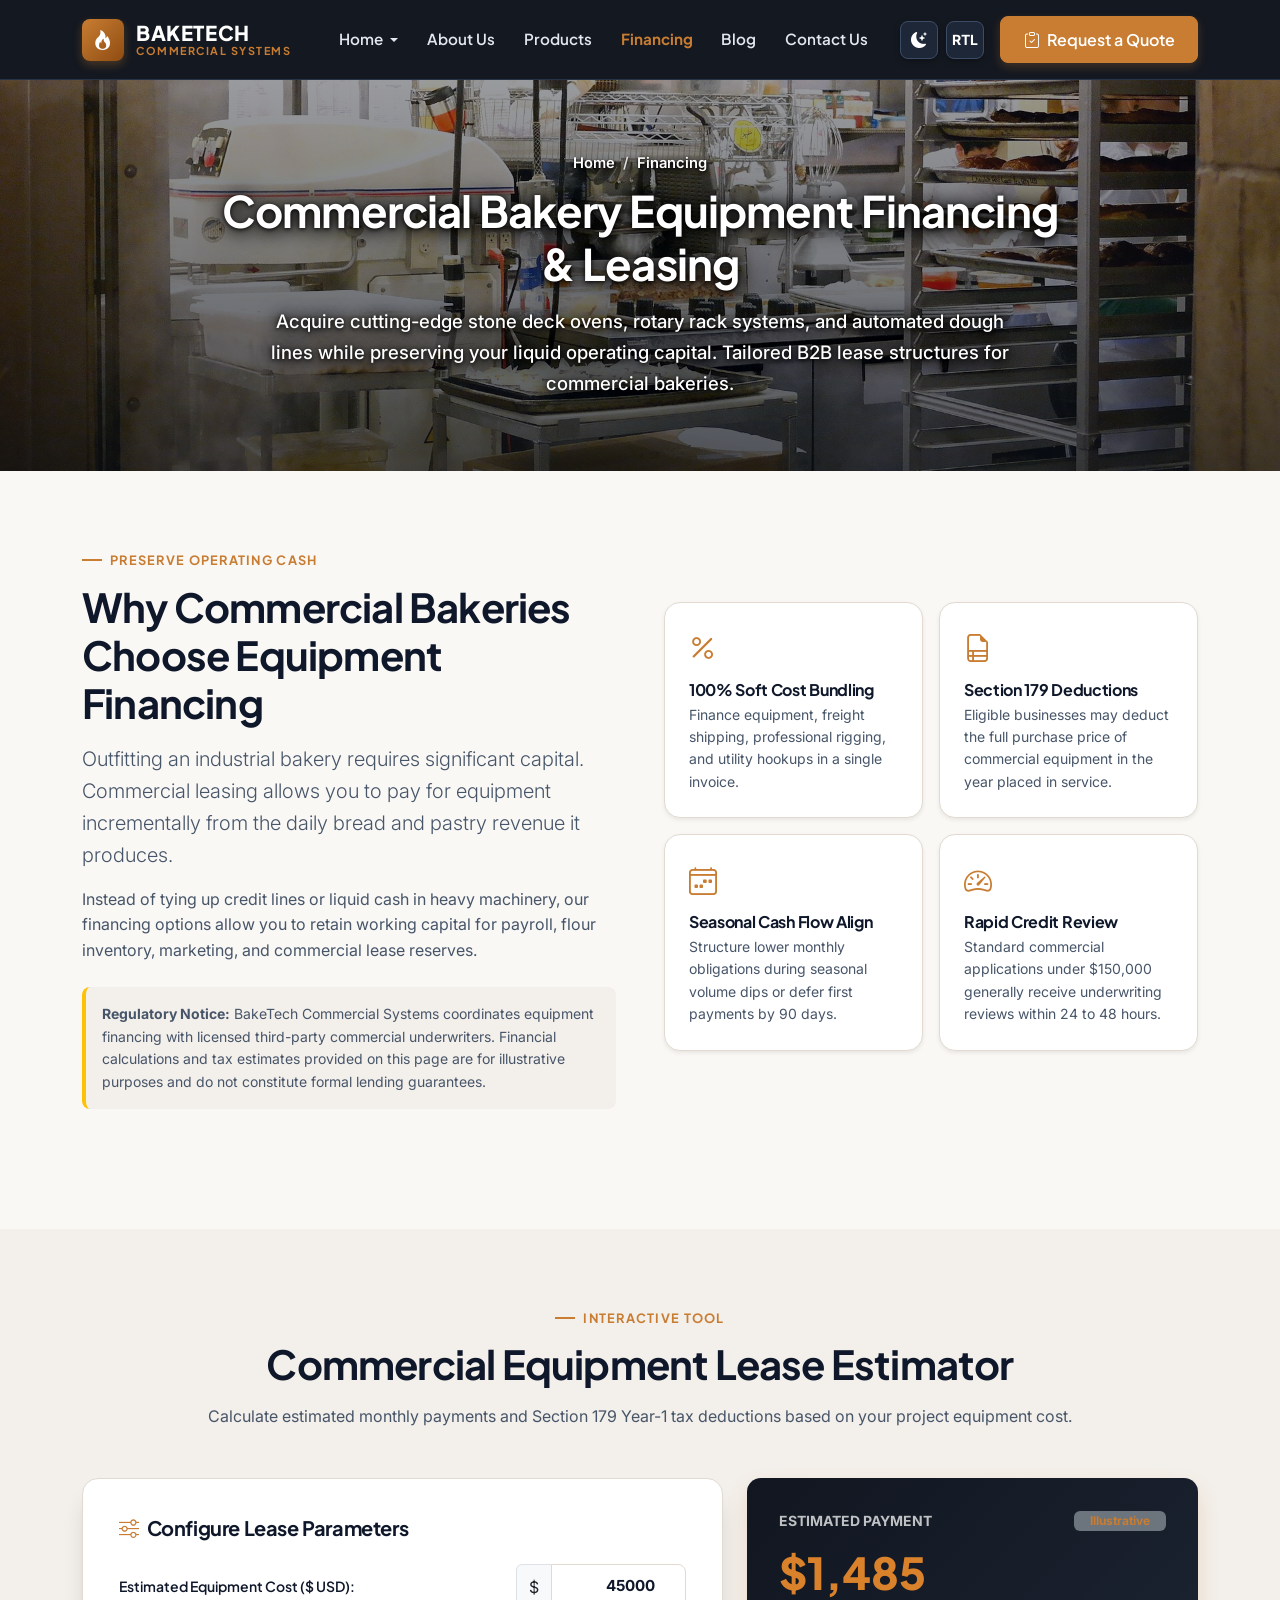
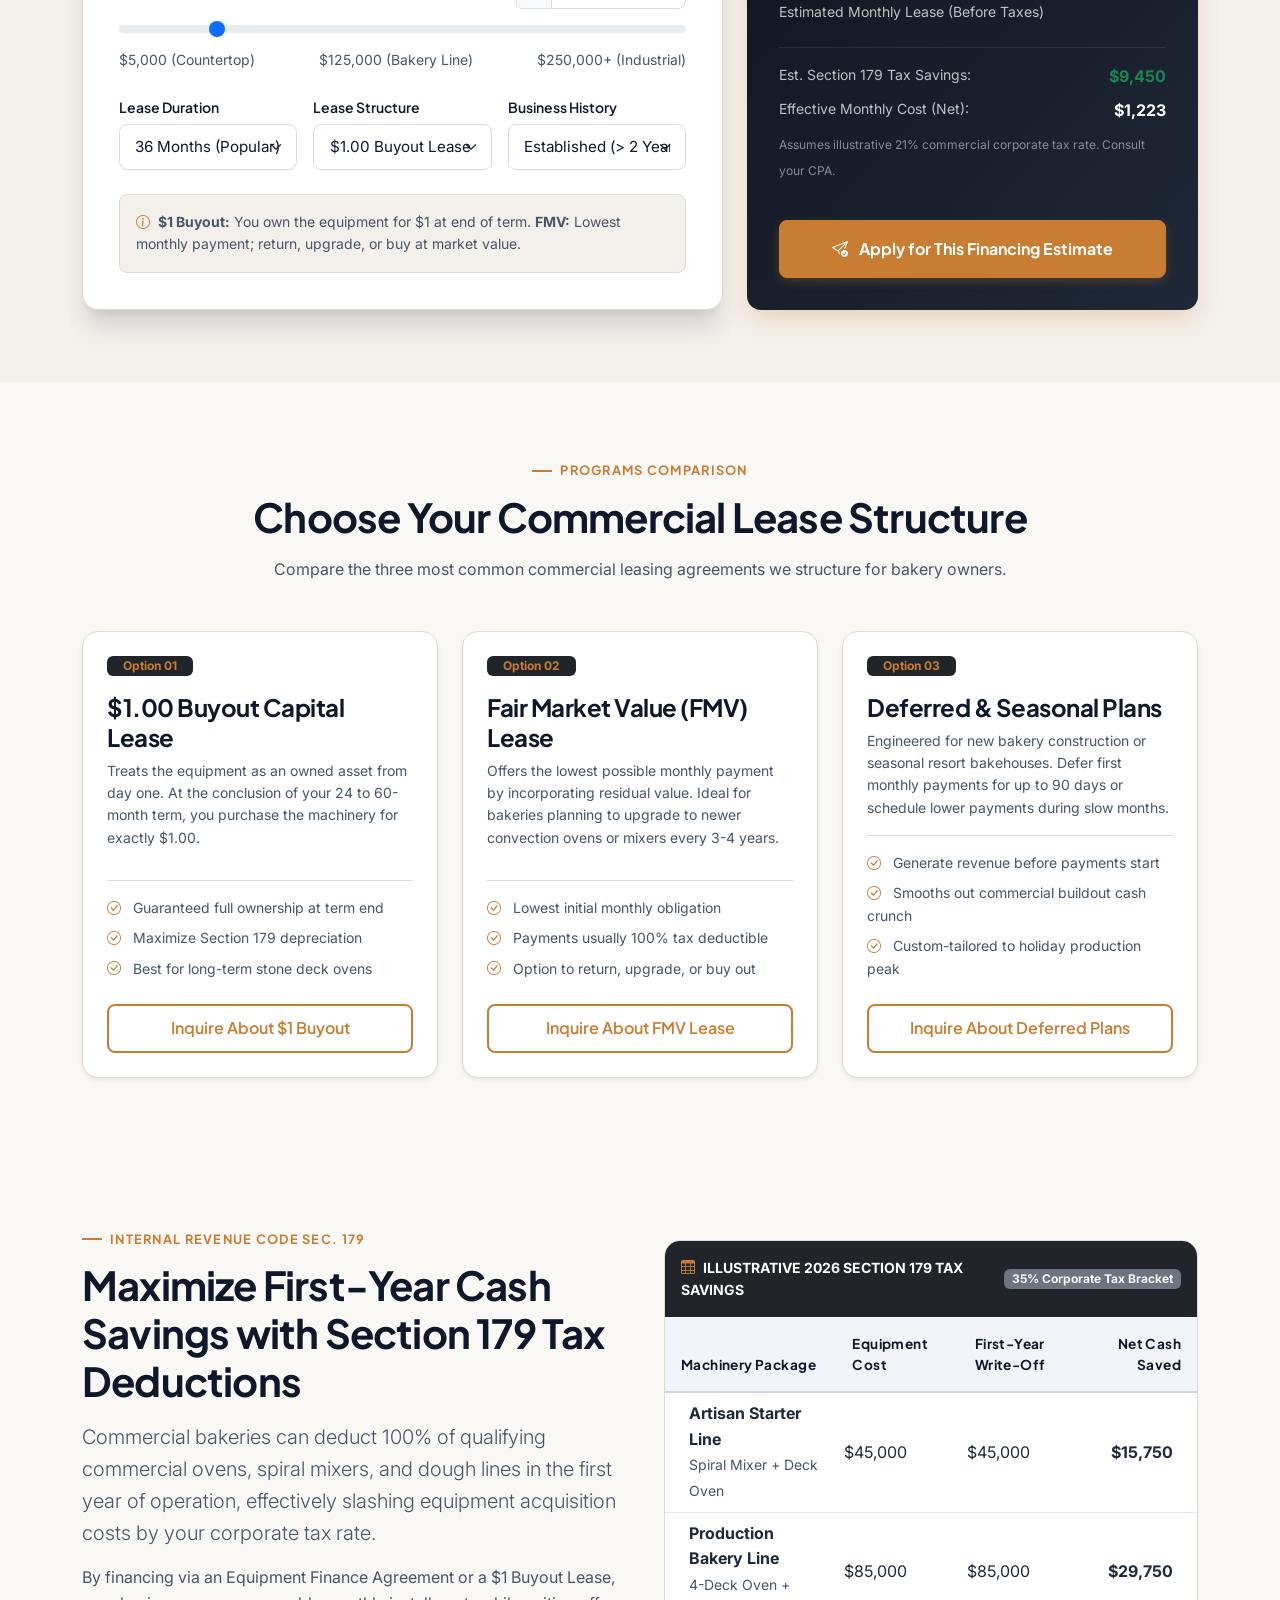
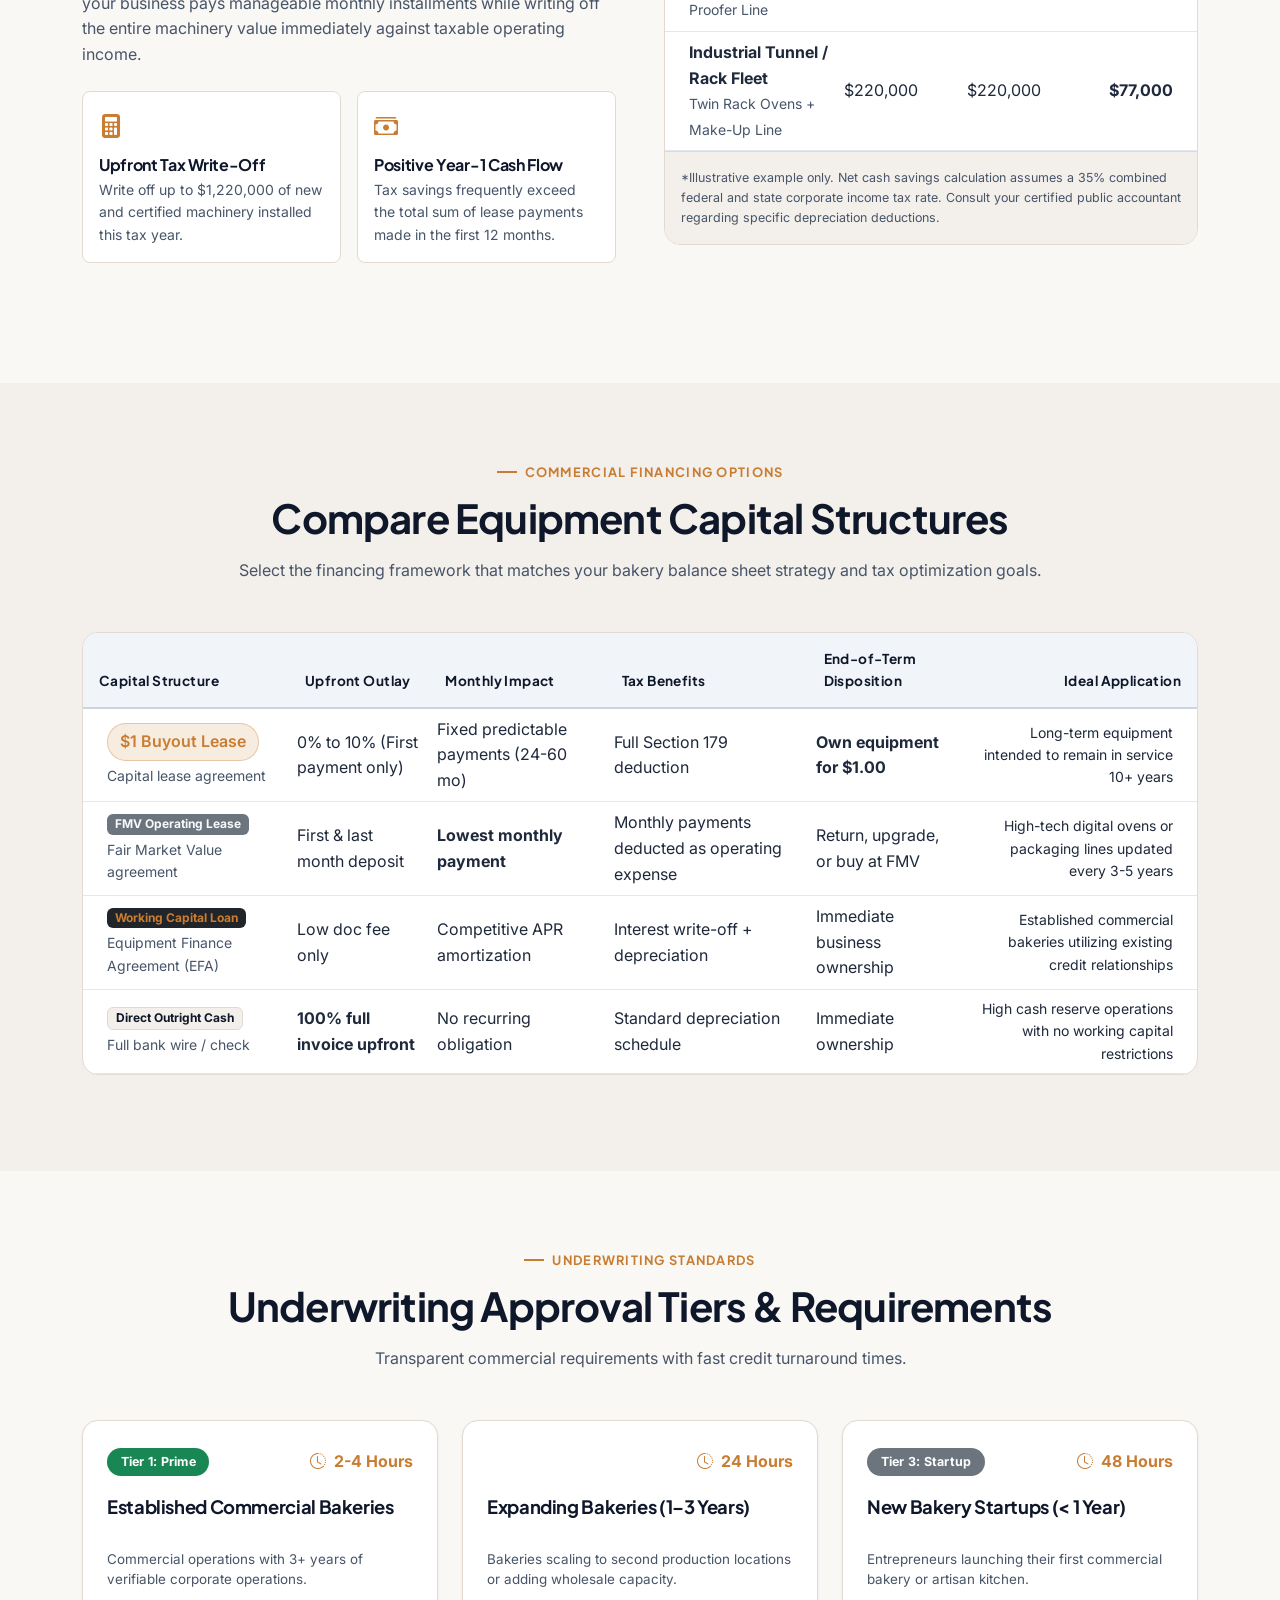
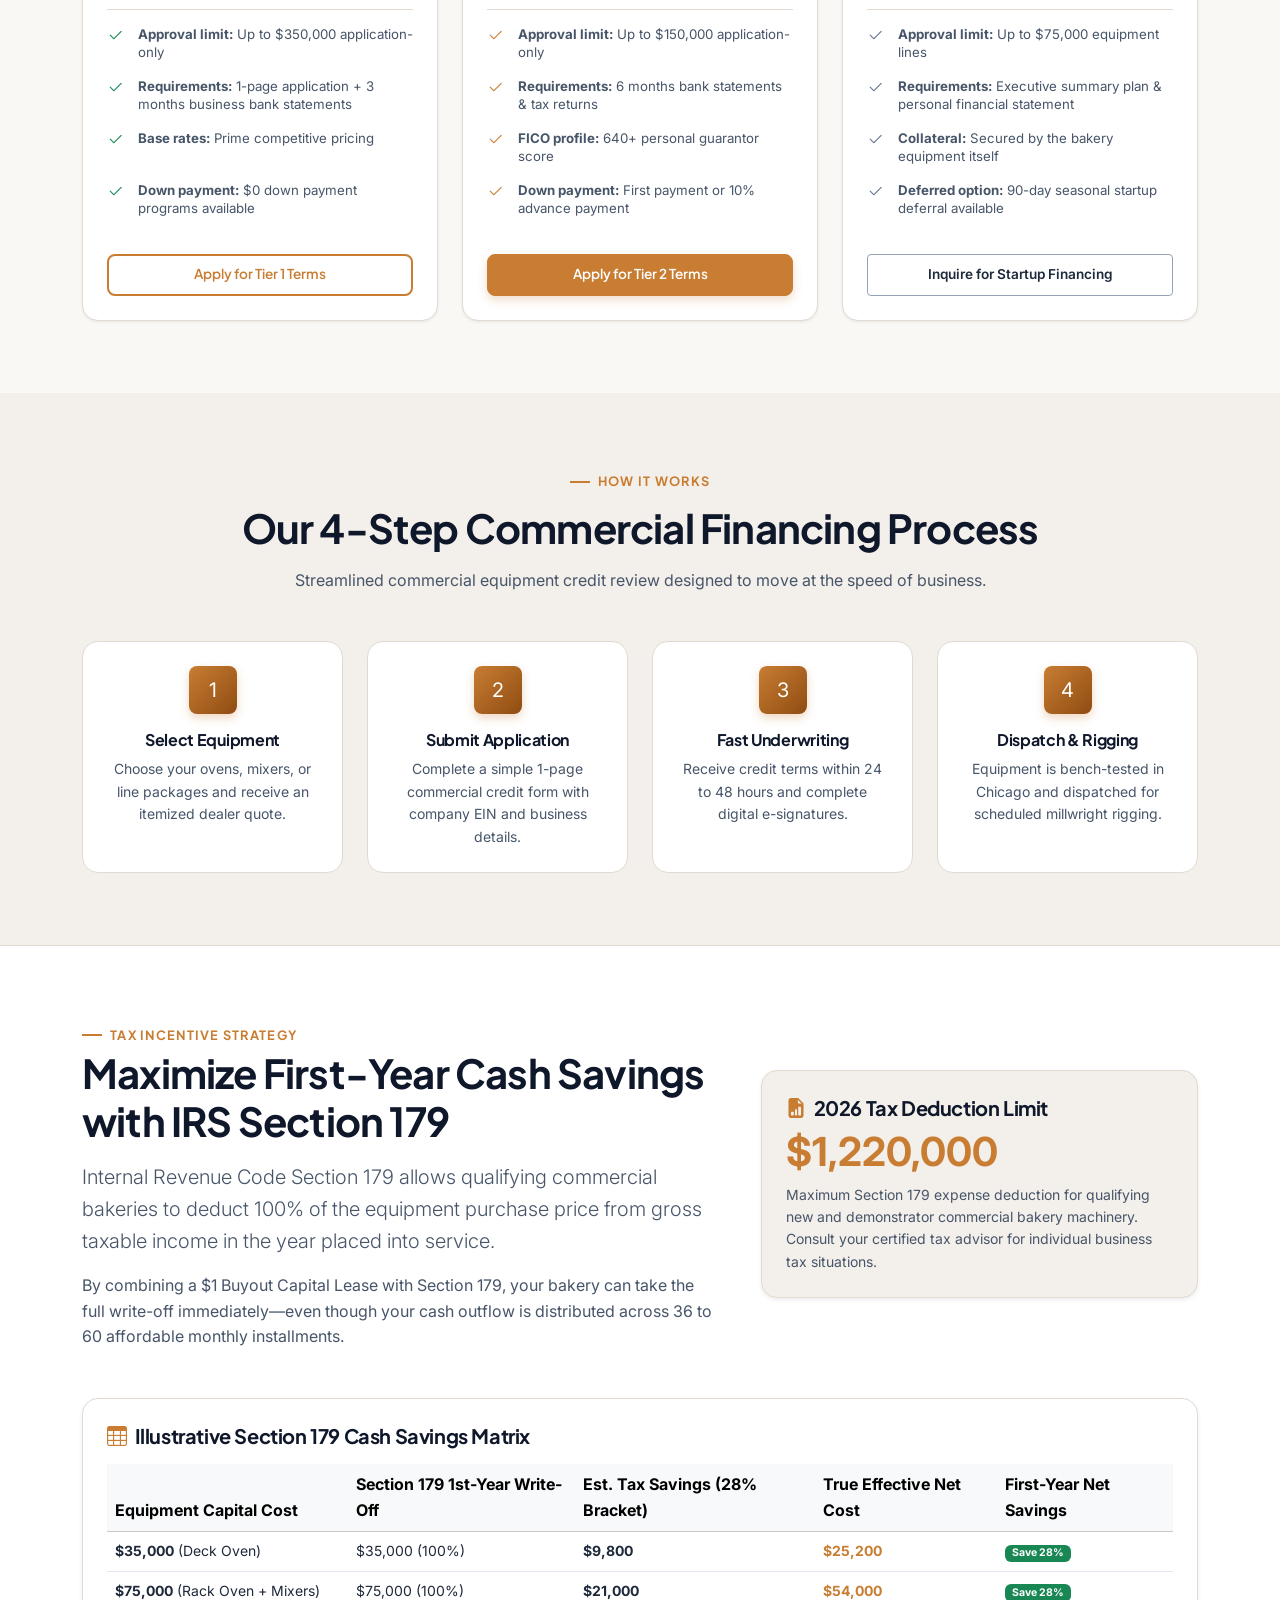
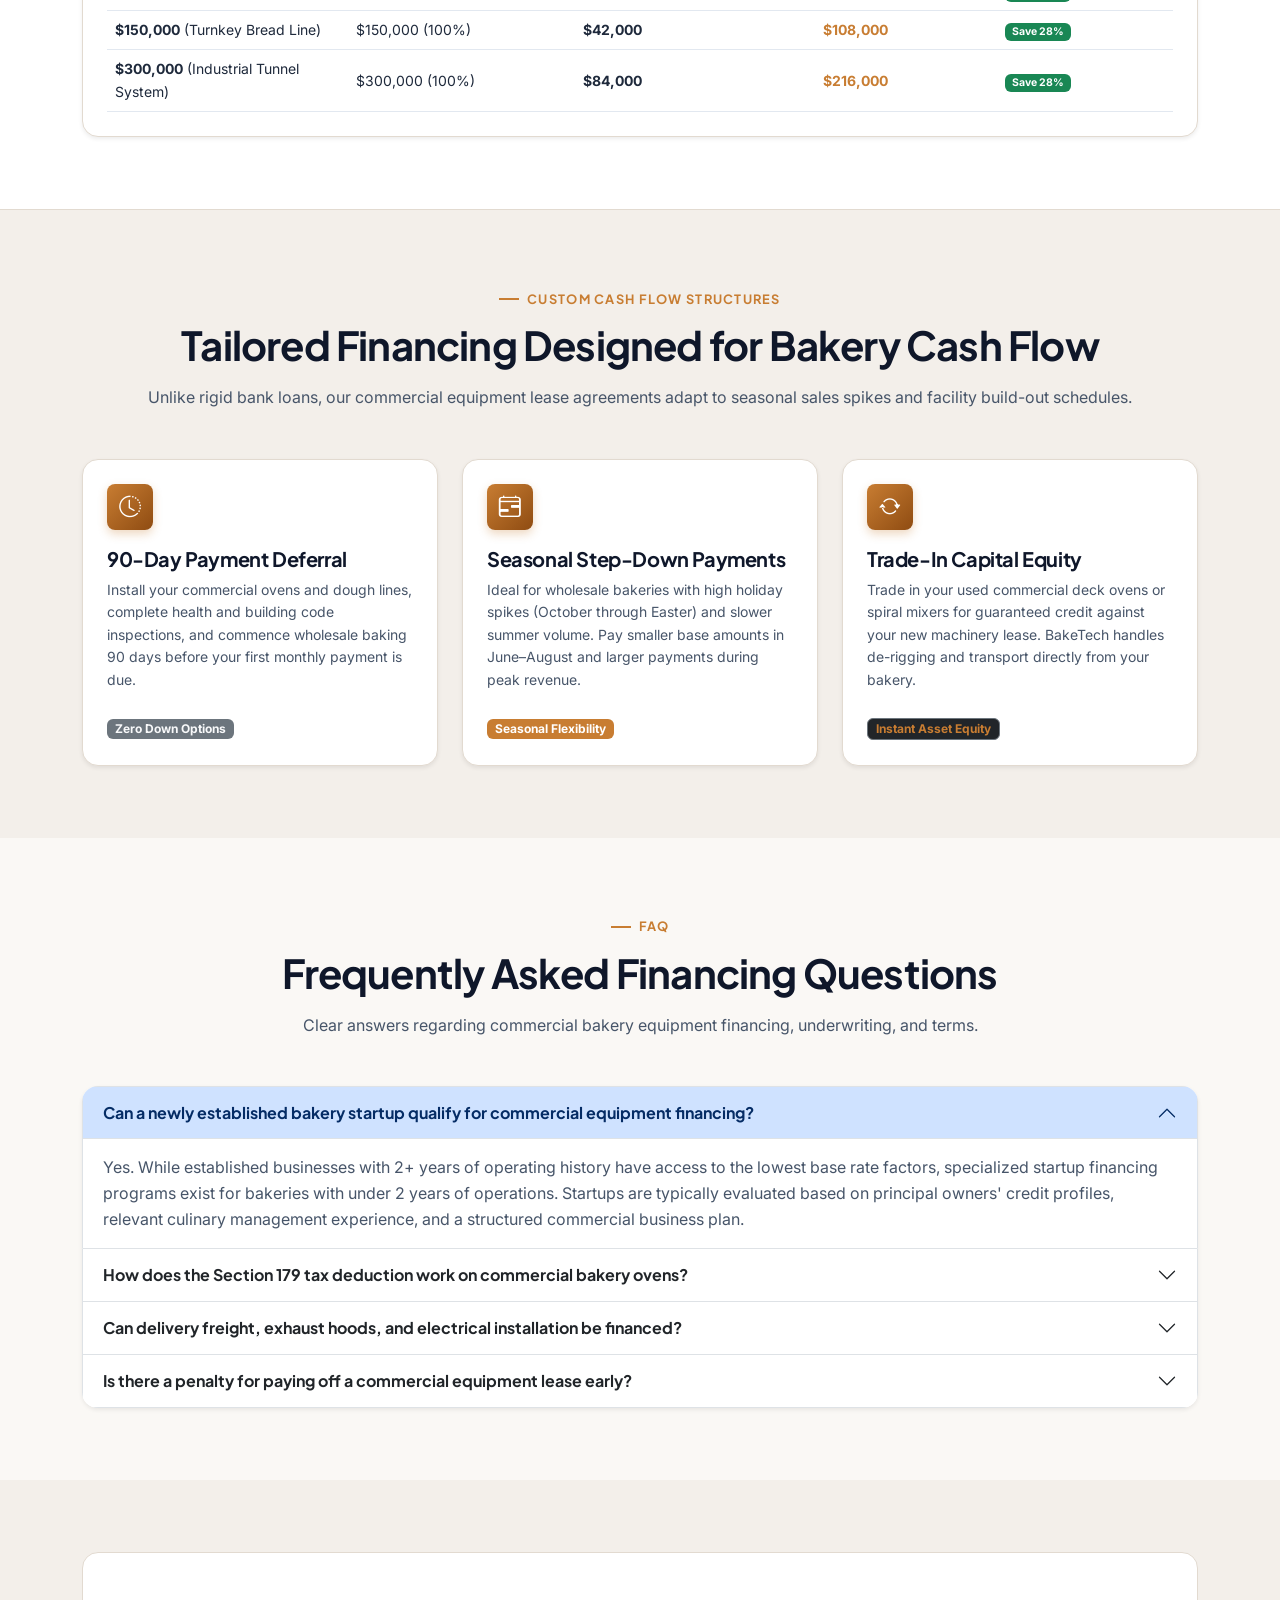
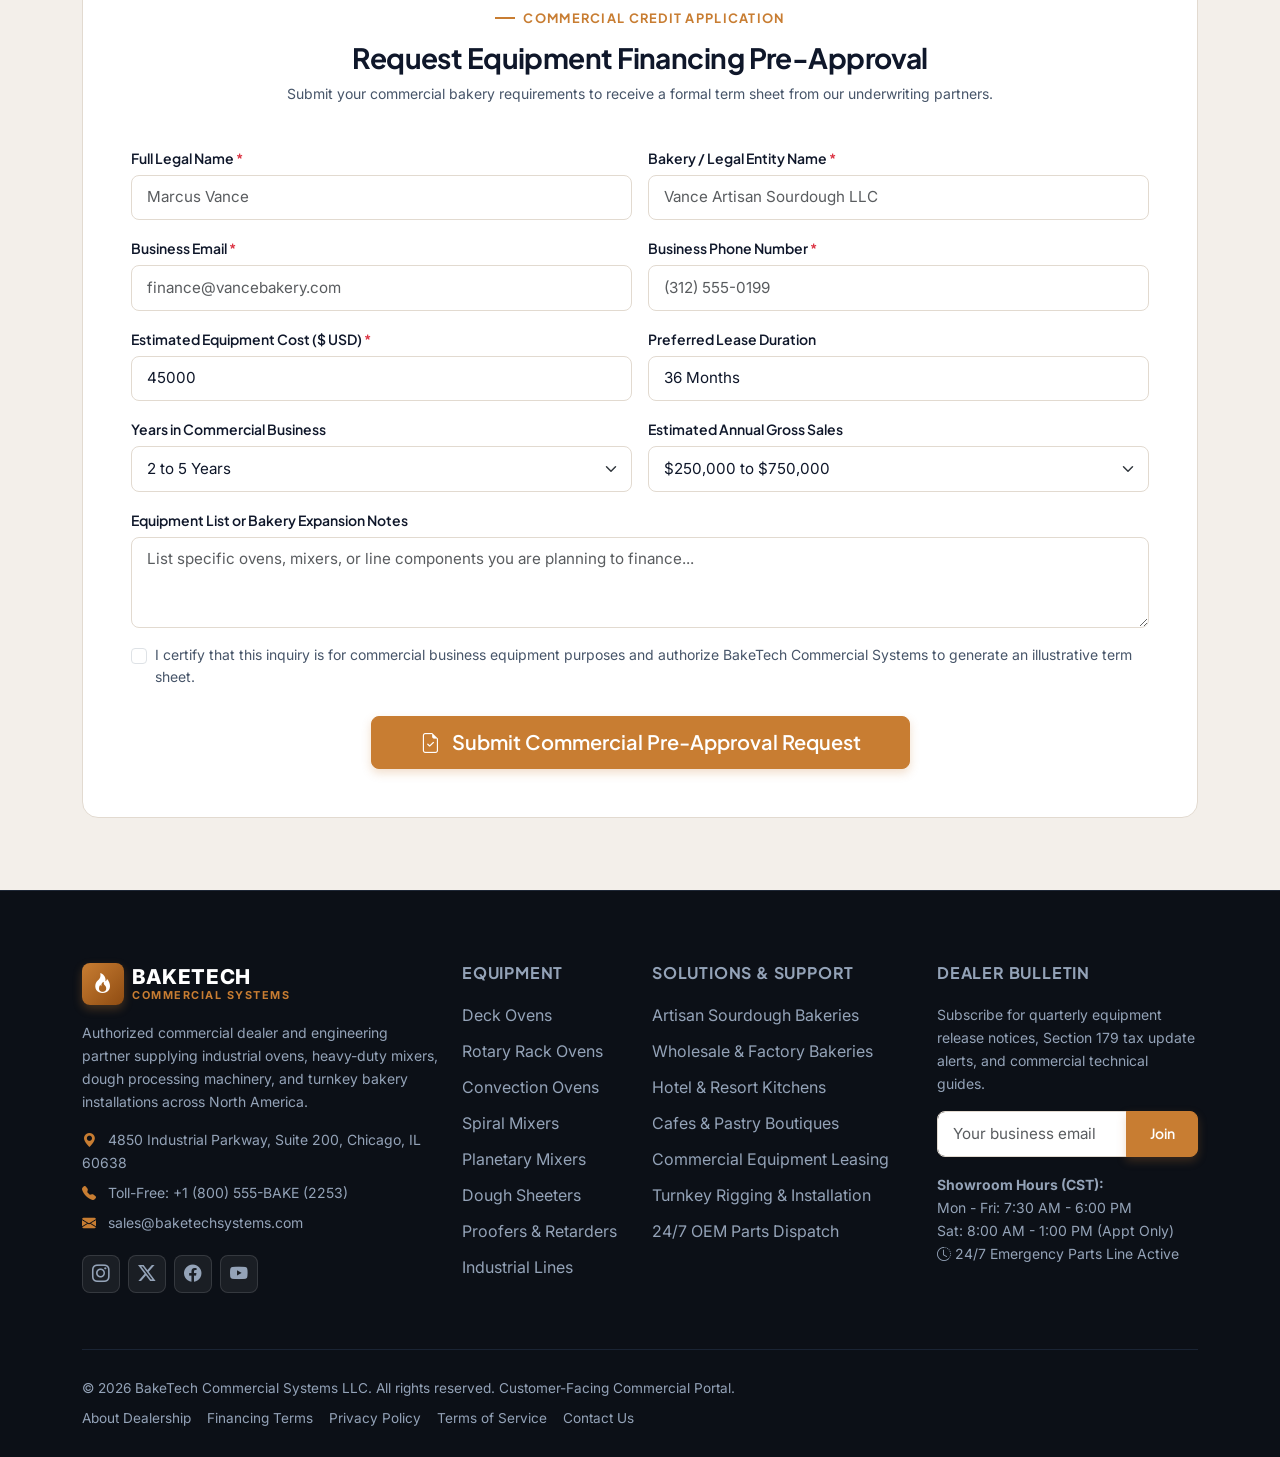
<file: financing.html>
<!DOCTYPE html>
<html lang="en" data-bs-theme="light" dir="ltr">
<head>
  <meta charset="UTF-8">
  <meta name="viewport" content="width=device-width, initial-scale=1.0">
  <title>Commercial Equipment Financing & Leasing | BakeTech Commercial Systems</title>
  <meta name="description" content="Commercial bakery equipment leasing, $1 buyout financing, and Section 179 tax deduction options for commercial ovens, spiral mixers, and bakery lines.">
  <meta name="keywords" content="bakery equipment financing, commercial oven leasing, bakery machinery loan, section 179 bakery equipment">
  
  <!-- Favicon -->
  <link rel="icon" type="image/svg+xml" href="data:image/svg+xml,<svg xmlns='http://www.w3.org/2000/svg' viewBox='0 0 32 32'><rect width='32' height='32' rx='6' fill='%23C87D32'/><path d='M8 10h16v12H8z' fill='none' stroke='white' stroke-width='2'/><path d='M11 15h10M11 18h6' stroke='white' stroke-width='2' stroke-linecap='round'/></svg>">

  <!-- Local Vendor CSS -->
  <link rel="stylesheet" href="assets/vendor/bootstrap/bootstrap.min.css">
  <link rel="stylesheet" href="assets/vendor/bootstrap-icons/bootstrap-icons.min.css">

  <!-- Custom Core & RTL Styles -->
  <link rel="stylesheet" href="assets/css/style.css">
  <link rel="stylesheet" href="assets/css/rtl.css">
</head>
<body>

  <!-- Global Master Navigation Bar -->
  <nav class="navbar navbar-expand-lg site-navbar sticky-top">
    <div class="container">
      <a class="navbar-brand" href="index.html">
        <div class="brand-icon-box">
          <i class="bi bi-fire"></i>
        </div>
        <div class="brand-text"><span class="brand-title">BAKETECH</span><span class="brand-subtitle">Commercial Systems</span></div>
      </a>

      <!-- Mobile Controls (Theme, RTL, Hamburger) -->
      <div class="d-flex align-items-center gap-2 d-lg-none mobile-controls">
        <button class="btn btn-utility theme-toggle-btn" aria-label="Toggle theme">
          <i class="bi bi-moon-stars-fill theme-toggle-icon"></i>
        </button>
        <button class="btn btn-utility rtl-toggle-btn" aria-label="Toggle RTL direction">
          <span class="rtl-label fw-bold small">RTL</span>
        </button>
        <button class="navbar-toggler" type="button" data-bs-toggle="collapse" data-bs-target="#mainNavbar" aria-controls="mainNavbar" aria-expanded="false" aria-label="Toggle navigation">
          <span class="navbar-toggler-icon"></span>
        </button>
      </div>

      <!-- Navigation Links -->
      <div class="collapse navbar-collapse" id="mainNavbar">
        <ul class="navbar-nav mx-auto mb-2 mb-lg-0">
          <li class="nav-item dropdown">
            <a class="nav-link dropdown-toggle" href="#" role="button" data-bs-toggle="dropdown" aria-expanded="false">
              Home
            </a>
            <ul class="dropdown-menu">
              <li><a class="dropdown-item" href="index.html"><i class="bi bi-layout-text-window-reverse me-2 text-copper"></i> Home 1: Commercial Equipment</a></li>
              <li><a class="dropdown-item" href="home-solutions.html"><i class="bi bi-grid-1x2-fill me-2 text-copper"></i> Home 2: Solutions & Industry</a></li>
            </ul>
          </li>
          <li class="nav-item">
            <a class="nav-link" href="about.html">About Us</a>
          </li>
          <li class="nav-item">
            <a class="nav-link" href="products.html">Products</a>
          </li>
          <li class="nav-item">
            <a class="nav-link active" href="financing.html">Financing</a>
          </li>
          <li class="nav-item">
            <a class="nav-link" href="blog.html">Blog</a>
          </li>
          <li class="nav-item">
            <a class="nav-link" href="contact.html">Contact Us</a>
          </li>
        </ul>

        <!-- Right Utilities & Quote CTA -->
        <div class="d-none d-lg-flex align-items-center gap-2">
          <button class="btn btn-utility theme-toggle-btn" aria-label="Toggle dark/light theme" title="Toggle Theme">
            <i class="bi bi-moon-stars-fill theme-toggle-icon"></i>
          </button>
          <button class="btn btn-utility rtl-toggle-btn" aria-label="Toggle RTL layout" title="Toggle RTL">
            <span class="rtl-label fw-bold small">RTL</span>
          </button>
          <button type="button" class="btn btn-copper ms-2" data-bs-toggle="modal" data-bs-target="#quoteModal">
            <i class="bi bi-clipboard-check me-1"></i> Request a Quote
          </button>
        </div>
      </div>
    </div>
  </nav>

  <!-- Page Hero (Clearly Visible Hero Image with Center-Aligned Content) -->
  <section class="page-hero">
    <img src="assets/images/hero/hero-financing.jpg" alt="Commercial Equipment Financing Consultation" class="page-hero-bg">
    <div class="container text-center">
      <nav aria-label="breadcrumb">
        <ol class="breadcrumb mb-2 small justify-content-center">
          <li class="breadcrumb-item"><a href="index.html">Home</a></li>
          <li class="breadcrumb-item active text-white" aria-current="page">Financing</li>
        </ol>
      </nav>
      <h1 class="display-4 fw-bold text-white mb-3">Commercial Bakery Equipment Financing & Leasing</h1>
      <p class="lead text-white fw-medium mb-0 mx-auto max-w-700">
        Acquire cutting-edge stone deck ovens, rotary rack systems, and automated dough lines while preserving your liquid operating capital. Tailored B2B lease structures for commercial bakeries.
      </p>
    </div>
  </section>

  <!-- Financing Overview & Key Benefits -->
  <section class="py-5">
    <div class="container py-4">
      <div class="row align-items-center g-5 mb-5">
        <div class="col-lg-6">
          <div class="section-tag">Preserve Operating Cash</div>
          <h2 class="display-6 fw-bold mb-3">Why Commercial Bakeries Choose Equipment Financing</h2>
          <p class="lead text-muted mb-3">
            Outfitting an industrial bakery requires significant capital. Commercial leasing allows you to pay for equipment incrementally from the daily bread and pastry revenue it produces.
          </p>
          <p class="text-muted-custom mb-4">
            Instead of tying up credit lines or liquid cash in heavy machinery, our financing options allow you to retain working capital for payroll, flour inventory, marketing, and commercial lease reserves.
          </p>
          <div class="p-3 bg-surface-alt rounded-3 border-start border-4 border-warning">
            <small class="text-muted d-block">
              <strong>Regulatory Notice:</strong> BakeTech Commercial Systems coordinates equipment financing with licensed third-party commercial underwriters. Financial calculations and tax estimates provided on this page are for illustrative purposes and do not constitute formal lending guarantees.
            </small>
          </div>
        </div>

        <div class="col-lg-6">
          <div class="row g-3">
            <div class="col-sm-6">
              <div class="p-4 rounded-4 bg-surface border border-subtle h-100 shadow-sm">
                <i class="bi bi-percent fs-3 text-copper mb-2 d-block"></i>
                <h6 class="fw-bold mb-1">100% Soft Cost Bundling</h6>
                <p class="small text-muted mb-0">Finance equipment, freight shipping, professional rigging, and utility hookups in a single invoice.</p>
              </div>
            </div>
            <div class="col-sm-6">
              <div class="p-4 rounded-4 bg-surface border border-subtle h-100 shadow-sm">
                <i class="bi bi-file-earmark-ruled fs-3 text-copper mb-2 d-block"></i>
                <h6 class="fw-bold mb-1">Section 179 Deductions</h6>
                <p class="small text-muted mb-0">Eligible businesses may deduct the full purchase price of commercial equipment in the year placed in service.</p>
              </div>
            </div>
            <div class="col-sm-6">
              <div class="p-4 rounded-4 bg-surface border border-subtle h-100 shadow-sm">
                <i class="bi bi-calendar4-week fs-3 text-copper mb-2 d-block"></i>
                <h6 class="fw-bold mb-1">Seasonal Cash Flow Align</h6>
                <p class="small text-muted mb-0">Structure lower monthly obligations during seasonal volume dips or defer first payments by 90 days.</p>
              </div>
            </div>
            <div class="col-sm-6">
              <div class="p-4 rounded-4 bg-surface border border-subtle h-100 shadow-sm">
                <i class="bi bi-speedometer2 fs-3 text-copper mb-2 d-block"></i>
                <h6 class="fw-bold mb-1">Rapid Credit Review</h6>
                <p class="small text-muted mb-0">Standard commercial applications under $150,000 generally receive underwriting reviews within 24 to 48 hours.</p>
              </div>
            </div>
          </div>
        </div>
      </div>
    </div>
  </section>

  <!-- Interactive Lease Payment Estimator Widget -->
  <section class="py-5 bg-surface-alt">
    <div class="container py-4">
      <div class="text-center max-w-700 mx-auto mb-5">
        <div class="section-tag justify-content-center">Interactive Tool</div>
        <h2 class="display-6 fw-bold mb-3">Commercial Equipment Lease Estimator</h2>
        <p class="text-muted-custom">
          Calculate estimated monthly payments and Section 179 Year-1 tax deductions based on your project equipment cost.
        </p>
      </div>

      <div class="row g-4 align-items-stretch">
        
        <!-- Calculator Inputs -->
        <div class="col-lg-7">
          <div class="calculator-box h-100">
            <h5 class="fw-bold mb-4 d-flex align-items-center gap-2">
              <i class="bi bi-sliders text-copper"></i> Configure Lease Parameters
            </h5>

            <!-- Equipment Amount Slider -->
            <div class="mb-4">
              <div class="d-flex justify-content-between align-items-center mb-2">
                <label class="form-label mb-0">Estimated Equipment Cost ($ USD):</label>
                <div class="input-group" style="max-width: 170px;">
                  <span class="input-group-text">$</span>
                  <input type="number" id="calcAmountInput" class="form-control fw-bold text-end" value="45000" min="5000" max="500000" step="1000">
                </div>
              </div>
              <input type="range" class="form-range" id="calcAmountSlider" min="5000" max="250000" step="1000" value="45000">
              <div class="d-flex justify-content-between text-muted small">
                <span>$5,000 (Countertop)</span>
                <span>$125,000 (Bakery Line)</span>
                <span>$250,000+ (Industrial)</span>
              </div>
            </div>

            <!-- Lease Term Selection -->
            <div class="row g-3 mb-4">
              <div class="col-md-4">
                <label class="form-label">Lease Duration</label>
                <select class="form-select" id="calcTermSelect">
                  <option value="24">24 Months</option>
                  <option value="36" selected>36 Months (Popular)</option>
                  <option value="48">48 Months</option>
                  <option value="60">60 Months</option>
                </select>
              </div>

              <!-- Structure Selection -->
              <div class="col-md-4">
                <label class="form-label">Lease Structure</label>
                <select class="form-select" id="calcStructureSelect">
                  <option value="dollar" selected>$1.00 Buyout Lease</option>
                  <option value="fmv">Fair Market Value (FMV)</option>
                </select>
              </div>

              <!-- Credit Tier -->
              <div class="col-md-4">
                <label class="form-label">Business History</label>
                <select class="form-select" id="calcCreditSelect">
                  <option value="prime" selected>Established (&gt; 2 Years)</option>
                  <option value="established">Growing Bakery (1-2 Yrs)</option>
                  <option value="startup">New Bakery Startup</option>
                </select>
              </div>
            </div>

            <div class="p-3 bg-surface-alt rounded-3 border border-subtle small text-muted">
              <i class="bi bi-info-circle text-copper me-1"></i>
              <strong>$1 Buyout:</strong> You own the equipment for $1 at end of term. <strong>FMV:</strong> Lowest monthly payment; return, upgrade, or buy at market value.
            </div>
          </div>
        </div>

        <!-- Calculator Results Card -->
        <div class="col-lg-5">
          <div class="calc-result-card h-100 d-flex flex-column justify-content-between">
            <div>
              <div class="d-flex justify-content-between align-items-center mb-3">
                <span class="text-uppercase small tracking-wide text-light text-opacity-75 fw-bold">Estimated Payment</span>
                <span class="badge bg-secondary text-copper px-3 py-1">Illustrative</span>
              </div>
              
              <div class="calc-payment-amount mb-1" id="calcMonthlyPayment">$1,485</div>
              <small class="text-light text-opacity-75 d-block mb-4">Estimated Monthly Lease (Before Taxes)</small>

              <div class="border-top border-secondary border-opacity-25 pt-3 mb-3">
                <div class="d-flex justify-content-between mb-2">
                  <span class="text-light text-opacity-75 small">Est. Section 179 Tax Savings:</span>
                  <strong class="text-success" id="calcTaxSavings">$9,450</strong>
                </div>
                <div class="d-flex justify-content-between mb-2">
                  <span class="text-light text-opacity-75 small">Effective Monthly Cost (Net):</span>
                  <strong class="text-white" id="calcNetCost">$1,222 / mo</strong>
                </div>
                <small class="text-light text-opacity-50" style="font-size: 0.75rem;">
                  Assumes illustrative 21% commercial corporate tax rate. Consult your CPA.
                </small>
              </div>
            </div>

            <div class="pt-3">
              <button type="button" class="btn btn-copper w-100 py-3 fw-bold" id="calcApplyBtn">
                <i class="bi bi-send-check me-2"></i> Apply for This Financing Estimate
              </button>
            </div>
          </div>
        </div>

      </div>
    </div>
  </section>

  <!-- Financing Options Breakdown (FMV vs $1 Buyout vs Deferred) -->
  <section class="py-5">
    <div class="container py-4">
      <div class="text-center max-w-700 mx-auto mb-5">
        <div class="section-tag justify-content-center">Programs Comparison</div>
        <h2 class="display-6 fw-bold mb-3">Choose Your Commercial Lease Structure</h2>
        <p class="text-muted-custom">
          Compare the three most common commercial leasing agreements we structure for bakery owners.
        </p>
      </div>

      <div class="row g-4">
        <!-- Option 1 -->
        <div class="col-md-4">
          <div class="p-4 rounded-4 bg-surface border border-subtle h-100 shadow-sm d-flex flex-column">
            <span class="badge bg-dark text-copper mb-3 align-self-start px-3 py-1 fw-bold">Option 01</span>
            <h4 class="fw-bold mb-2">$1.00 Buyout Capital Lease</h4>
            <p class="small text-muted mb-3 flex-grow-1">
              Treats the equipment as an owned asset from day one. At the conclusion of your 24 to 60-month term, you purchase the machinery for exactly $1.00.
            </p>
            <ul class="list-unstyled small text-muted mb-4 border-top border-subtle pt-3">
              <li class="mb-2"><i class="bi bi-check-circle text-copper me-2"></i> Guaranteed full ownership at term end</li>
              <li class="mb-2"><i class="bi bi-check-circle text-copper me-2"></i> Maximize Section 179 depreciation</li>
              <li><i class="bi bi-check-circle text-copper me-2"></i> Best for long-term stone deck ovens</li>
            </ul>
            <button type="button" class="btn btn-outline-copper w-100 open-quote-modal-btn" data-bs-toggle="modal" data-bs-target="#quoteModal" data-product-name="$1 Buyout Lease Option">Inquire About $1 Buyout</button>
          </div>
        </div>

        <!-- Option 2 -->
        <div class="col-md-4">
          <div class="p-4 rounded-4 bg-surface border border-subtle h-100 shadow-sm d-flex flex-column">
            <span class="badge bg-dark text-copper mb-3 align-self-start px-3 py-1 fw-bold">Option 02</span>
            <h4 class="fw-bold mb-2">Fair Market Value (FMV) Lease</h4>
            <p class="small text-muted mb-3 flex-grow-1">
              Offers the lowest possible monthly payment by incorporating residual value. Ideal for bakeries planning to upgrade to newer convection ovens or mixers every 3-4 years.
            </p>
            <ul class="list-unstyled small text-muted mb-4 border-top border-subtle pt-3">
              <li class="mb-2"><i class="bi bi-check-circle text-copper me-2"></i> Lowest initial monthly obligation</li>
              <li class="mb-2"><i class="bi bi-check-circle text-copper me-2"></i> Payments usually 100% tax deductible</li>
              <li><i class="bi bi-check-circle text-copper me-2"></i> Option to return, upgrade, or buy out</li>
            </ul>
            <button type="button" class="btn btn-outline-copper w-100 open-quote-modal-btn" data-bs-toggle="modal" data-bs-target="#quoteModal" data-product-name="FMV Lease Option">Inquire About FMV Lease</button>
          </div>
        </div>

        <!-- Option 3 -->
        <div class="col-md-4">
          <div class="p-4 rounded-4 bg-surface border border-subtle h-100 shadow-sm d-flex flex-column">
            <span class="badge bg-dark text-copper mb-3 align-self-start px-3 py-1 fw-bold">Option 03</span>
            <h4 class="fw-bold mb-2">Deferred & Seasonal Plans</h4>
            <p class="small text-muted mb-3 flex-grow-1">
              Engineered for new bakery construction or seasonal resort bakehouses. Defer first monthly payments for up to 90 days or schedule lower payments during slow months.
            </p>
            <ul class="list-unstyled small text-muted mb-4 border-top border-subtle pt-3">
              <li class="mb-2"><i class="bi bi-check-circle text-copper me-2"></i> Generate revenue before payments start</li>
              <li class="mb-2"><i class="bi bi-check-circle text-copper me-2"></i> Smooths out commercial buildout cash crunch</li>
              <li><i class="bi bi-check-circle text-copper me-2"></i> Custom-tailored to holiday production peak</li>
            </ul>
            <button type="button" class="btn btn-outline-copper w-100 open-quote-modal-btn" data-bs-toggle="modal" data-bs-target="#quoteModal" data-product-name="Deferred Seasonal Plan">Inquire About Deferred Plans</button>
          </div>
        </div>
      </div>
    </div>
  </section>

  <!-- Section 179 Immediate Tax Deduction Matrix -->
  <section class="py-5">
    <div class="container py-4">
      <div class="row align-items-center g-5 mb-5">
        <div class="col-lg-6">
          <div class="section-tag">Internal Revenue Code Sec. 179</div>
          <h2 class="display-6 fw-bold mb-3">Maximize First-Year Cash Savings with Section 179 Tax Deductions</h2>
          <p class="lead text-muted mb-3">
            Commercial bakeries can deduct 100% of qualifying commercial ovens, spiral mixers, and dough lines in the first year of operation, effectively slashing equipment acquisition costs by your corporate tax rate.
          </p>
          <p class="text-muted-custom mb-4">
            By financing via an Equipment Finance Agreement or a $1 Buyout Lease, your business pays manageable monthly installments while writing off the entire machinery value immediately against taxable operating income.
          </p>
          <div class="row g-3">
            <div class="col-sm-6">
              <div class="p-3 rounded-3 bg-surface border border-subtle h-100">
                <i class="bi bi-calculator-fill fs-4 text-copper mb-2 d-block"></i>
                <h6 class="fw-bold mb-1">Upfront Tax Write-Off</h6>
                <p class="small text-muted mb-0">Write off up to $1,220,000 of new and certified machinery installed this tax year.</p>
              </div>
            </div>
            <div class="col-sm-6">
              <div class="p-3 rounded-3 bg-surface border border-subtle h-100">
                <i class="bi bi-cash-stack fs-4 text-copper mb-2 d-block"></i>
                <h6 class="fw-bold mb-1">Positive Year-1 Cash Flow</h6>
                <p class="small text-muted mb-0">Tax savings frequently exceed the total sum of lease payments made in the first 12 months.</p>
              </div>
            </div>
          </div>
        </div>

        <div class="col-lg-6">
          <div class="card bg-surface border border-subtle rounded-4 shadow-xl overflow-hidden">
            <div class="p-3 bg-dark text-white d-flex justify-content-between align-items-center">
              <span class="fw-bold small text-uppercase letter-spacing-1"><i class="bi bi-table text-copper me-2"></i>Illustrative 2026 Section 179 Tax Savings</span>
              <span class="badge bg-secondary text-light">35% Corporate Tax Bracket</span>
            </div>
            <div class="table-responsive">
              <table class="table table-hover mb-0 align-middle">
                <thead class="table-header-custom">
                  <tr>
                    <th class="ps-4">Machinery Package</th>
                    <th>Equipment Cost</th>
                    <th>First-Year Write-Off</th>
                    <th class="pe-4 text-success text-end">Net Cash Saved</th>
                  </tr>
                </thead>
                <tbody>
                  <tr>
                    <td class="ps-4">
                      <strong>Artisan Starter Line</strong><br>
                      <small class="text-muted">Spiral Mixer + Deck Oven</small>
                    </td>
                    <td>$45,000</td>
                    <td>$45,000</td>
                    <td class="pe-4 text-success fw-bold text-end">$15,750</td>
                  </tr>
                  <tr>
                    <td class="ps-4">
                      <strong>Production Bakery Line</strong><br>
                      <small class="text-muted">4-Deck Oven + Proofer Line</small>
                    </td>
                    <td>$85,000</td>
                    <td>$85,000</td>
                    <td class="pe-4 text-success fw-bold text-end">$29,750</td>
                  </tr>
                  <tr>
                    <td class="ps-4">
                      <strong>Industrial Tunnel / Rack Fleet</strong><br>
                      <small class="text-muted">Twin Rack Ovens + Make-Up Line</small>
                    </td>
                    <td>$220,000</td>
                    <td>$220,000</td>
                    <td class="pe-4 text-success fw-bold text-end">$77,000</td>
                  </tr>
                </tbody>
              </table>
            </div>
            <div class="p-3 bg-surface-alt border-top border-subtle">
              <small class="text-muted d-block" style="font-size: 0.78rem;">
                *Illustrative example only. Net cash savings calculation assumes a 35% combined federal and state corporate income tax rate. Consult your certified public accountant regarding specific depreciation deductions.
              </small>
            </div>
          </div>
        </div>
      </div>
    </div>
  </section>

  <!-- Commercial Capital Structures Comparison Table -->
  <section class="py-5 bg-surface-alt">
    <div class="container py-4">
      <div class="text-center max-w-700 mx-auto mb-5">
        <div class="section-tag justify-content-center">Commercial Financing Options</div>
        <h2 class="display-6 fw-bold mb-3">Compare Equipment Capital Structures</h2>
        <p class="text-muted-custom">
          Select the financing framework that matches your bakery balance sheet strategy and tax optimization goals.
        </p>
      </div>

      <div class="card bg-surface border border-subtle rounded-4 shadow-xl overflow-hidden mb-4">
        <div class="table-responsive">
          <table class="table table-hover align-middle mb-0">
            <thead class="table-header-custom">
              <tr>
                <th class="ps-4 py-3">Capital Structure</th>
                <th>Upfront Outlay</th>
                <th>Monthly Impact</th>
                <th>Tax Benefits</th>
                <th>End-of-Term Disposition</th>
                <th class="pe-4 text-end">Ideal Application</th>
              </tr>
            </thead>
            <tbody>
              <tr>
                <td class="ps-4">
                  <div class="d-flex align-items-center gap-2">
                    <span class="badge-copper">$1 Buyout Lease</span>
                  </div>
                  <small class="text-muted d-block mt-1">Capital lease agreement</small>
                </td>
                <td>0% to 10% (First payment only)</td>
                <td>Fixed predictable payments (24-60 mo)</td>
                <td>Full Section 179 deduction</td>
                <td><strong>Own equipment for $1.00</strong></td>
                <td class="pe-4 text-end small">Long-term equipment intended to remain in service 10+ years</td>
              </tr>
              <tr>
                <td class="ps-4">
                  <div class="d-flex align-items-center gap-2">
                    <span class="badge bg-secondary text-light">FMV Operating Lease</span>
                  </div>
                  <small class="text-muted d-block mt-1">Fair Market Value agreement</small>
                </td>
                <td>First & last month deposit</td>
                <td><strong>Lowest monthly payment</strong></td>
                <td>Monthly payments deducted as operating expense</td>
                <td>Return, upgrade, or buy at FMV</td>
                <td class="pe-4 text-end small">High-tech digital ovens or packaging lines updated every 3-5 years</td>
              </tr>
              <tr>
                <td class="ps-4">
                  <div class="d-flex align-items-center gap-2">
                    <span class="badge bg-dark text-copper">Working Capital Loan</span>
                  </div>
                  <small class="text-muted d-block mt-1">Equipment Finance Agreement (EFA)</small>
                </td>
                <td>Low doc fee only</td>
                <td>Competitive APR amortization</td>
                <td>Interest write-off + depreciation</td>
                <td>Immediate business ownership</td>
                <td class="pe-4 text-end small">Established commercial bakeries utilizing existing credit relationships</td>
              </tr>
              <tr>
                <td class="ps-4">
                  <div class="d-flex align-items-center gap-2">
                    <span class="badge bg-surface-alt text-main border border-subtle">Direct Outright Cash</span>
                  </div>
                  <small class="text-muted d-block mt-1">Full bank wire / check</small>
                </td>
                <td class="text-danger fw-bold">100% full invoice upfront</td>
                <td>No recurring obligation</td>
                <td>Standard depreciation schedule</td>
                <td>Immediate ownership</td>
                <td class="pe-4 text-end small">High cash reserve operations with no working capital restrictions</td>
              </tr>
            </tbody>
          </table>
        </div>
      </div>
    </div>
  </section>

  <!-- Commercial Underwriting Approval Tier Guide -->
  <section class="py-5">
    <div class="container py-4">
      <div class="text-center max-w-700 mx-auto mb-5">
        <div class="section-tag justify-content-center">Underwriting Standards</div>
        <h2 class="display-6 fw-bold mb-3">Underwriting Approval Tiers & Requirements</h2>
        <p class="text-muted-custom">
          Transparent commercial requirements with fast credit turnaround times.
        </p>
      </div>

      <div class="row g-4">
        <!-- Tier 1 -->
        <div class="col-md-4">
          <div class="card bg-surface border border-subtle rounded-4 h-100 p-4 shadow-sm pricing-tier-card">
            <div class="d-flex justify-content-between align-items-center mb-3 pricing-header-row">
              <span class="badge bg-success text-white px-3 py-2 fw-bold tier-badge">Tier 1: Prime</span>
              <span class="text-copper fw-bold"><i class="bi bi-clock-history me-1"></i> 2-4 Hours</span>
            </div>
            <h5 class="fw-bold mb-2 tier-title">Established Commercial Bakeries</h5>
            <p class="small text-muted mb-3 tier-desc">Commercial operations with 3+ years of verifiable corporate operations.</p>
            <ul class="list-unstyled small text-muted mb-4 border-top border-subtle pt-3 tier-checklist">
              <li class="mb-2 tier-req-item"><i class="bi bi-check2 text-success me-2"></i><span><strong>Approval limit:</strong> Up to $350,000 application-only</span></li>
              <li class="mb-2 tier-req-item"><i class="bi bi-check2 text-success me-2"></i><span><strong>Requirements:</strong> 1-page application + 3 months business bank statements</span></li>
              <li class="mb-2 tier-req-item"><i class="bi bi-check2 text-success me-2"></i><span><strong>Base rates:</strong> Prime competitive pricing</span></li>
              <li class="tier-req-item"><i class="bi bi-check2 text-success me-2"></i><span><strong>Down payment:</strong> $0 down payment programs available</span></li>
            </ul>
            <div class="mt-auto tier-btn-row">
              <a href="#financingFormSection" class="btn btn-sm btn-outline-copper w-100">Apply for Tier 1 Terms</a>
            </div>
          </div>
        </div>

        <!-- Tier 2 -->
        <div class="col-md-4">
          <div class="card bg-surface border border-subtle rounded-4 h-100 p-4 shadow-sm pricing-tier-card">
            <div class="d-flex justify-content-between align-items-center mb-3 pricing-header-row">
              <span class="badge bg-copper text-white px-3 py-2 fw-bold tier-badge">Tier 2: Growth</span>
              <span class="text-copper fw-bold"><i class="bi bi-clock-history me-1"></i> 24 Hours</span>
            </div>
            <h5 class="fw-bold mb-2 tier-title">Expanding Bakeries (1–3 Years)</h5>
            <p class="small text-muted mb-3 tier-desc">Bakeries scaling to second production locations or adding wholesale capacity.</p>
            <ul class="list-unstyled small text-muted mb-4 border-top border-subtle pt-3 tier-checklist">
              <li class="mb-2 tier-req-item"><i class="bi bi-check2 text-copper me-2"></i><span><strong>Approval limit:</strong> Up to $150,000 application-only</span></li>
              <li class="mb-2 tier-req-item"><i class="bi bi-check2 text-copper me-2"></i><span><strong>Requirements:</strong> 6 months bank statements & tax returns</span></li>
              <li class="mb-2 tier-req-item"><i class="bi bi-check2 text-copper me-2"></i><span><strong>FICO profile:</strong> 640+ personal guarantor score</span></li>
              <li class="tier-req-item"><i class="bi bi-check2 text-copper me-2"></i><span><strong>Down payment:</strong> First payment or 10% advance payment</span></li>
            </ul>
            <div class="mt-auto tier-btn-row">
              <a href="#financingFormSection" class="btn btn-sm btn-copper w-100">Apply for Tier 2 Terms</a>
            </div>
          </div>
        </div>

        <!-- Tier 3 -->
        <div class="col-md-4">
          <div class="card bg-surface border border-subtle rounded-4 h-100 p-4 shadow-sm pricing-tier-card">
            <div class="d-flex justify-content-between align-items-center mb-3 pricing-header-row">
              <span class="badge bg-secondary text-white px-3 py-2 fw-bold tier-badge">Tier 3: Startup</span>
              <span class="text-copper fw-bold"><i class="bi bi-clock-history me-1"></i> 48 Hours</span>
            </div>
            <h5 class="fw-bold mb-2 tier-title">New Bakery Startups (&lt; 1 Year)</h5>
            <p class="small text-muted mb-3 tier-desc">Entrepreneurs launching their first commercial bakery or artisan kitchen.</p>
            <ul class="list-unstyled small text-muted mb-4 border-top border-subtle pt-3 tier-checklist">
              <li class="mb-2 tier-req-item"><i class="bi bi-check2 text-secondary me-2"></i><span><strong>Approval limit:</strong> Up to $75,000 equipment lines</span></li>
              <li class="mb-2 tier-req-item"><i class="bi bi-check2 text-secondary me-2"></i><span><strong>Requirements:</strong> Executive summary plan & personal financial statement</span></li>
              <li class="mb-2 tier-req-item"><i class="bi bi-check2 text-secondary me-2"></i><span><strong>Collateral:</strong> Secured by the bakery equipment itself</span></li>
              <li class="tier-req-item"><i class="bi bi-check2 text-secondary me-2"></i><span><strong>Deferred option:</strong> 90-day seasonal startup deferral available</span></li>
            </ul>
            <div class="mt-auto tier-btn-row">
              <a href="#financingFormSection" class="btn btn-sm btn-outline-secondary w-100">Inquire for Startup Financing</a>
            </div>
          </div>
        </div>
      </div>
    </div>
  </section>

  <!-- Step-by-Step Financing Process -->
  <section class="py-5 bg-surface-alt">
    <div class="container py-4">
      <div class="text-center max-w-700 mx-auto mb-5">
        <div class="section-tag justify-content-center">How It Works</div>
        <h2 class="display-6 fw-bold mb-3">Our 4-Step Commercial Financing Process</h2>
        <p class="text-muted-custom">
          Streamlined commercial equipment credit review designed to move at the speed of business.
        </p>
      </div>

      <div class="row g-4 text-center">
        <div class="col-md-3">
          <div class="p-4 rounded-4 bg-surface border border-subtle h-100">
            <div class="brand-icon-box mx-auto mb-3" style="width: 48px; height: 48px;">1</div>
            <h6 class="fw-bold mb-2">Select Equipment</h6>
            <p class="small text-muted mb-0">Choose your ovens, mixers, or line packages and receive an itemized dealer quote.</p>
          </div>
        </div>
        <div class="col-md-3">
          <div class="p-4 rounded-4 bg-surface border border-subtle h-100">
            <div class="brand-icon-box mx-auto mb-3" style="width: 48px; height: 48px;">2</div>
            <h6 class="fw-bold mb-2">Submit Application</h6>
            <p class="small text-muted mb-0">Complete a simple 1-page commercial credit form with company EIN and business details.</p>
          </div>
        </div>
        <div class="col-md-3">
          <div class="p-4 rounded-4 bg-surface border border-subtle h-100">
            <div class="brand-icon-box mx-auto mb-3" style="width: 48px; height: 48px;">3</div>
            <h6 class="fw-bold mb-2">Fast Underwriting</h6>
            <p class="small text-muted mb-0">Receive credit terms within 24 to 48 hours and complete digital e-signatures.</p>
          </div>
        </div>
        <div class="col-md-3">
          <div class="p-4 rounded-4 bg-surface border border-subtle h-100">
            <div class="brand-icon-box mx-auto mb-3" style="width: 48px; height: 48px;">4</div>
            <h6 class="fw-bold mb-2">Dispatch & Rigging</h6>
            <p class="small text-muted mb-0">Equipment is bench-tested in Chicago and dispatched for scheduled millwright rigging.</p>
          </div>
        </div>
      </div>
    </div>
  </section>

  <!-- IRS Section 179 Tax Deduction Guide & Cash Savings Table -->
  <section class="py-5 bg-surface border-top border-subtle">
    <div class="container py-4">
      <div class="row align-items-center g-5 mb-5">
        <div class="col-lg-7">
          <div class="section-tag mb-1">Tax Incentive Strategy</div>
          <h2 class="display-6 fw-bold mb-3">Maximize First-Year Cash Savings with IRS Section 179</h2>
          <p class="lead text-muted mb-3">
            Internal Revenue Code Section 179 allows qualifying commercial bakeries to deduct 100% of the equipment purchase price from gross taxable income in the year placed into service.
          </p>
          <p class="text-muted-custom mb-0">
            By combining a $1 Buyout Capital Lease with Section 179, your bakery can take the full write-off immediately—even though your cash outflow is distributed across 36 to 60 affordable monthly installments.
          </p>
        </div>
        <div class="col-lg-5">
          <div class="p-4 rounded-4 bg-surface-alt border border-subtle shadow-sm">
            <h5 class="fw-bold mb-2 text-main"><i class="bi bi-file-earmark-bar-graph-fill text-copper me-2"></i>2026 Tax Deduction Limit</h5>
            <div class="display-6 fw-bold text-copper mb-2">$1,220,000</div>
            <p class="small text-muted mb-0">Maximum Section 179 expense deduction for qualifying new and demonstrator commercial bakery machinery. Consult your certified tax advisor for individual business tax situations.</p>
          </div>
        </div>
      </div>

      <div class="card bg-surface-alt border border-subtle rounded-4 p-4 shadow-sm overflow-hidden">
        <h5 class="fw-bold mb-3 text-main"><i class="bi bi-table text-copper me-2"></i>Illustrative Section 179 Cash Savings Matrix</h5>
        <div class="table-responsive">
          <table class="table table-hover align-middle mb-0">
            <thead>
              <tr class="table-light">
                <th>Equipment Capital Cost</th>
                <th>Section 179 1st-Year Write-Off</th>
                <th>Est. Tax Savings (28% Bracket)</th>
                <th>True Effective Net Cost</th>
                <th>First-Year Net Savings</th>
              </tr>
            </thead>
            <tbody class="small">
              <tr>
                <td><strong>$35,000</strong> (Deck Oven)</td>
                <td>$35,000 (100%)</td>
                <td class="text-success fw-bold">$9,800</td>
                <td><strong class="text-copper">$25,200</strong></td>
                <td><span class="badge bg-success text-white">Save 28%</span></td>
              </tr>
              <tr>
                <td><strong>$75,000</strong> (Rack Oven + Mixers)</td>
                <td>$75,000 (100%)</td>
                <td class="text-success fw-bold">$21,000</td>
                <td><strong class="text-copper">$54,000</strong></td>
                <td><span class="badge bg-success text-white">Save 28%</span></td>
              </tr>
              <tr>
                <td><strong>$150,000</strong> (Turnkey Bread Line)</td>
                <td>$150,000 (100%)</td>
                <td class="text-success fw-bold">$42,000</td>
                <td><strong class="text-copper">$108,000</strong></td>
                <td><span class="badge bg-success text-white">Save 28%</span></td>
              </tr>
              <tr>
                <td><strong>$300,000</strong> (Industrial Tunnel System)</td>
                <td>$300,000 (100%)</td>
                <td class="text-success fw-bold">$84,000</td>
                <td><strong class="text-copper">$216,000</strong></td>
                <td><span class="badge bg-success text-white">Save 28%</span></td>
              </tr>
            </tbody>
          </table>
        </div>
      </div>
    </div>
  </section>

  <!-- Seasonal Payment Structuring & Deferral Options -->
  <section class="py-5 bg-surface-alt border-top border-subtle">
    <div class="container py-4">
      <div class="text-center max-w-700 mx-auto mb-5">
        <div class="section-tag justify-content-center">Custom Cash Flow Structures</div>
        <h2 class="display-6 fw-bold mb-3">Tailored Financing Designed for Bakery Cash Flow</h2>
        <p class="text-muted-custom">
          Unlike rigid bank loans, our commercial equipment lease agreements adapt to seasonal sales spikes and facility build-out schedules.
        </p>
      </div>

      <div class="row g-4">
        <div class="col-md-4">
          <div class="card bg-surface border border-subtle rounded-4 p-4 h-100 shadow-sm d-flex flex-column">
            <div class="brand-icon-box mb-3" style="width: 46px; height: 46px; font-size: 1.35rem;">
              <i class="bi bi-clock-history"></i>
            </div>
            <h5 class="fw-bold mb-2 text-main">90-Day Payment Deferral</h5>
            <p class="small text-muted mb-4">Install your commercial ovens and dough lines, complete health and building code inspections, and commence wholesale baking 90 days before your first monthly payment is due.</p>
            <div class="mt-auto">
              <span class="badge bg-secondary text-light">Zero Down Options</span>
            </div>
          </div>
        </div>

        <div class="col-md-4">
          <div class="card bg-surface border border-subtle rounded-4 p-4 h-100 shadow-sm d-flex flex-column">
            <div class="brand-icon-box mb-3" style="width: 46px; height: 46px; font-size: 1.35rem;">
              <i class="bi bi-calendar4-range"></i>
            </div>
            <h5 class="fw-bold mb-2 text-main">Seasonal Step-Down Payments</h5>
            <p class="small text-muted mb-4">Ideal for wholesale bakeries with high holiday spikes (October through Easter) and slower summer volume. Pay smaller base amounts in June–August and larger payments during peak revenue.</p>
            <div class="mt-auto">
              <span class="badge bg-copper text-white" style="background-color: var(--color-secondary);">Seasonal Flexibility</span>
            </div>
          </div>
        </div>

        <div class="col-md-4">
          <div class="card bg-surface border border-subtle rounded-4 p-4 h-100 shadow-sm d-flex flex-column">
            <div class="brand-icon-box mb-3" style="width: 46px; height: 46px; font-size: 1.35rem;">
              <i class="bi bi-arrow-repeat"></i>
            </div>
            <h5 class="fw-bold mb-2 text-main">Trade-In Capital Equity</h5>
            <p class="small text-muted mb-4">Trade in your used commercial deck ovens or spiral mixers for guaranteed credit against your new machinery lease. BakeTech handles de-rigging and transport directly from your bakery.</p>
            <div class="mt-auto">
              <span class="badge bg-dark text-copper border border-secondary">Instant Asset Equity</span>
            </div>
          </div>
        </div>
      </div>
    </div>
  </section>

  <!-- Frequently Asked Questions (Accordion) -->
  <section class="py-5" id="faq">
    <div class="container py-4 max-w-800 mx-auto">
      <div class="text-center mb-5">
        <div class="section-tag justify-content-center">FAQ</div>
        <h2 class="display-6 fw-bold mb-3">Frequently Asked Financing Questions</h2>
        <p class="text-muted-custom">
          Clear answers regarding commercial bakery equipment financing, underwriting, and terms.
        </p>
      </div>

      <div class="accordion border-subtle shadow-sm rounded-4 overflow-hidden" id="financingAccordion">
        <!-- FAQ 1 -->
        <div class="accordion-item">
          <h2 class="accordion-header" id="headingOne">
            <button class="accordion-button fw-bold" type="button" data-bs-toggle="collapse" data-bs-target="#collapseOne" aria-expanded="true" aria-controls="collapseOne">
              Can a newly established bakery startup qualify for commercial equipment financing?
            </button>
          </h2>
          <div id="collapseOne" class="accordion-collapse collapse show" aria-labelledby="headingOne" data-bs-parent="#financingAccordion">
            <div class="accordion-body text-muted">
              Yes. While established businesses with 2+ years of operating history have access to the lowest base rate factors, specialized startup financing programs exist for bakeries with under 2 years of operations. Startups are typically evaluated based on principal owners' credit profiles, relevant culinary management experience, and a structured commercial business plan.
            </div>
          </div>
        </div>

        <!-- FAQ 2 -->
        <div class="accordion-item">
          <h2 class="accordion-header" id="headingTwo">
            <button class="accordion-button collapsed fw-bold" type="button" data-bs-toggle="collapse" data-bs-target="#collapseTwo" aria-expanded="false" aria-controls="collapseTwo">
              How does the Section 179 tax deduction work on commercial bakery ovens?
            </button>
          </h2>
          <div id="collapseTwo" class="accordion-collapse collapse" aria-labelledby="headingTwo" data-bs-parent="#financingAccordion">
            <div class="accordion-body text-muted">
              Under Internal Revenue Code Section 179, qualifying commercial businesses can deduct the full purchase price of eligible equipment (including commercial ovens, mixers, and dough machinery) purchased or financed during the tax year. Even if you finance via a $1 Buyout Lease and make modest monthly payments, you may deduct the full equipment capital cost upfront in Year 1. Always confirm with your CPA.
            </div>
          </div>
        </div>

        <!-- FAQ 3 -->
        <div class="accordion-item">
          <h2 class="accordion-header" id="headingThree">
            <button class="accordion-button collapsed fw-bold" type="button" data-bs-toggle="collapse" data-bs-target="#collapseThree" aria-expanded="false" aria-controls="collapseThree">
              Can delivery freight, exhaust hoods, and electrical installation be financed?
            </button>
          </h2>
          <div id="collapseThree" class="accordion-collapse collapse" aria-labelledby="headingThree" data-bs-parent="#financingAccordion">
            <div class="accordion-body text-muted">
              Yes. Known as "soft costs," delivery freight, specialized millwright rigging into your building, initial water filtration systems, and factory commissioning can generally be bundled up to 25% of the total equipment lease value. This eliminates out-of-pocket setup surprises.
            </div>
          </div>
        </div>

        <!-- FAQ 4 -->
        <div class="accordion-item">
          <h2 class="accordion-header" id="headingFour">
            <button class="accordion-button collapsed fw-bold" type="button" data-bs-toggle="collapse" data-bs-target="#collapseFour" aria-expanded="false" aria-controls="collapseFour">
              Is there a penalty for paying off a commercial equipment lease early?
            </button>
          </h2>
          <div id="collapseFour" class="accordion-collapse collapse" aria-labelledby="headingFour" data-bs-parent="#financingAccordion">
            <div class="accordion-body text-muted">
              Early payoff terms vary by underwriter and lease structure. Many commercial agreements allow early buyouts after 12 or 24 months with discounted remaining finance charges. When our finance department presents your approved options, early buyout schedules are clearly detailed prior to document signing.
            </div>
          </div>
        </div>
      </div>
    </div>
  </section>

  <!-- Commercial Financing Inquiry Form Section -->
  <section class="py-5 bg-surface-alt" id="financingFormSection">
    <div class="container py-4 max-w-800 mx-auto">
      <div class="card bg-surface border border-subtle rounded-4 shadow-xl p-4 p-md-5">
        <div class="text-center mb-4">
          <div class="section-tag justify-content-center">Commercial Credit Application</div>
          <h3 class="fw-bold mb-2">Request Equipment Financing Pre-Approval</h3>
          <p class="text-muted small">
            Submit your commercial bakery requirements to receive a formal term sheet from our underwriting partners.
          </p>
        </div>

        <form class="needs-validation" novalidate id="financingInquiryForm">
          <div class="row g-3">
            <div class="col-md-6">
              <label class="form-label">Full Legal Name <span class="text-danger">*</span></label>
              <input type="text" class="form-control" placeholder="Marcus Vance" required>
              <div class="invalid-feedback">Please enter your legal name.</div>
            </div>
            <div class="col-md-6">
              <label class="form-label">Bakery / Legal Entity Name <span class="text-danger">*</span></label>
              <input type="text" class="form-control" placeholder="Vance Artisan Sourdough LLC" required>
              <div class="invalid-feedback">Please provide your business legal entity name.</div>
            </div>
            <div class="col-md-6">
              <label class="form-label">Business Email <span class="text-danger">*</span></label>
              <input type="email" class="form-control" placeholder="finance@vancebakery.com" required>
              <div class="invalid-feedback">Please provide a valid business email.</div>
            </div>
            <div class="col-md-6">
              <label class="form-label">Business Phone Number <span class="text-danger">*</span></label>
              <input type="tel" class="form-control phone-numbers-only-input" name="phone" placeholder="(312) 555-0199" pattern="^[\d\s+\-\(\)]{7,25}$" title="Phone must only contain numbers" required>
              <div class="invalid-feedback">Please provide a valid phone number (digits only).</div>
            </div>
            <div class="col-md-6">
              <label class="form-label">Estimated Equipment Cost ($ USD) <span class="text-danger">*</span></label>
              <input type="number" id="financeEquipmentAmount" class="form-control" placeholder="e.g. 45000" value="45000" required>
              <div class="invalid-feedback">Please specify an equipment amount.</div>
            </div>
            <div class="col-md-6">
              <label class="form-label">Preferred Lease Duration</label>
              <input type="text" id="financePreferredTerm" class="form-control" value="36 Months" readonly>
            </div>
            <div class="col-md-6">
              <label class="form-label">Years in Commercial Business</label>
              <select class="form-select">
                <option>&gt; 5 Years</option>
                <option selected>2 to 5 Years</option>
                <option>1 to 2 Years</option>
                <option>Startup (Under 1 Year / Opening Soon)</option>
              </select>
            </div>
            <div class="col-md-6">
              <label class="form-label">Estimated Annual Gross Sales</label>
              <select class="form-select">
                <option>Under $250,000</option>
                <option selected>$250,000 to $750,000</option>
                <option>$750,000 to $2,500,000</option>
                <option>$2,500,000+</option>
              </select>
            </div>
            <div class="col-12">
              <label class="form-label">Equipment List or Bakery Expansion Notes</label>
              <textarea class="form-control" rows="3" placeholder="List specific ovens, mixers, or line components you are planning to finance..."></textarea>
            </div>
            <div class="col-12">
              <div class="form-check">
                <input class="form-check-input" type="checkbox" id="financeConsent" required>
                <label class="form-check-label small text-muted" for="financeConsent">
                  I certify that this inquiry is for commercial business equipment purposes and authorize BakeTech Commercial Systems to generate an illustrative term sheet.
                </label>
                <div class="invalid-feedback">You must check the consent box.</div>
              </div>
            </div>
            <div class="col-12 mt-4 text-center">
              <button type="submit" class="btn btn-copper btn-lg px-5">
                <i class="bi bi-file-earmark-check me-2"></i> Submit Commercial Pre-Approval Request
              </button>
            </div>
          </div>
        </form>
      </div>
    </div>
  </section>

  <!-- Global Footer -->
  <footer class="site-footer">
    <div class="container">
      <div class="row g-4">
        <!-- Col 1: Brand & Contact -->
        <div class="col-lg-4">
          <a href="index.html" class="d-inline-flex align-items-center gap-2 mb-3 text-decoration-none">
            <div class="brand-icon-box">
              <i class="bi bi-fire"></i>
            </div>
            <div class="brand-text"><span class="brand-title text-white">BAKETECH</span><span class="brand-subtitle">Commercial Systems</span></div>
          </a>
          <p class="small footer-desc mb-3">
            Authorized commercial dealer and engineering partner supplying industrial ovens, heavy-duty mixers, dough processing machinery, and turnkey bakery installations across North America.
          </p>
          <div class="d-flex flex-column gap-2 small mb-3">
            <div><i class="bi bi-geo-alt-fill text-copper me-2"></i> 4850 Industrial Parkway, Suite 200, Chicago, IL 60638</div>
            <div><i class="bi bi-telephone-fill text-copper me-2"></i> Toll-Free: +1 (800) 555-BAKE (2253)</div>
            <div><i class="bi bi-envelope-fill text-copper me-2"></i> sales@baketechsystems.com</div>
          </div>
          <!-- Verified Social Media Links -->
          <div class="d-flex gap-2 pt-1">
            <a href="https://instagram.com" target="_blank" rel="noopener noreferrer" class="social-icon-btn" aria-label="Instagram" title="Follow BakeTech on Instagram">
              <i class="bi bi-instagram"></i>
            </a>
            <a href="https://x.com" target="_blank" rel="noopener noreferrer" class="social-icon-btn" aria-label="X (Twitter)" title="Follow BakeTech on X">
              <i class="bi bi-twitter-x"></i>
            </a>
            <a href="https://facebook.com" target="_blank" rel="noopener noreferrer" class="social-icon-btn" aria-label="Facebook" title="Follow BakeTech on Facebook">
              <i class="bi bi-facebook"></i>
            </a>
            <a href="https://youtube.com" target="_blank" rel="noopener noreferrer" class="social-icon-btn" aria-label="YouTube" title="Subscribe to BakeTech on YouTube">
              <i class="bi bi-youtube"></i>
            </a>
          </div>
        </div>

        <!-- Col 2: Equipment Categories -->
        <div class="col-sm-6 col-lg-2">
          <h5>Equipment</h5>
          <ul class="footer-links">
            <li><a href="products.html?cat=deck-ovens">Deck Ovens</a></li>
            <li><a href="products.html?cat=rotary-rack-ovens">Rotary Rack Ovens</a></li>
            <li><a href="products.html?cat=convection-ovens">Convection Ovens</a></li>
            <li><a href="products.html?cat=spiral-mixers">Spiral Mixers</a></li>
            <li><a href="products.html?cat=planetary-mixers">Planetary Mixers</a></li>
            <li><a href="products.html?cat=dough-sheeters">Dough Sheeters</a></li>
            <li><a href="products.html?cat=proofers-retarders">Proofers & Retarders</a></li>
            <li><a href="products.html?cat=industrial-equipment">Industrial Lines</a></li>
          </ul>
        </div>

        <!-- Col 3: Industry Solutions & Services -->
        <div class="col-sm-6 col-lg-3">
          <h5>Solutions & Support</h5>
          <ul class="footer-links">
            <li><a href="home-solutions.html#artisan">Artisan Sourdough Bakeries</a></li>
            <li><a href="home-solutions.html#wholesale">Wholesale & Factory Bakeries</a></li>
            <li><a href="home-solutions.html#hotel">Hotel & Resort Kitchens</a></li>
            <li><a href="home-solutions.html#cafe">Cafes & Pastry Boutiques</a></li>
            <li><a href="financing.html">Commercial Equipment Leasing</a></li>
            <li><a href="about.html#service">Turnkey Rigging & Installation</a></li>
            <li><a href="contact.html#support">24/7 OEM Parts Dispatch</a></li>
          </ul>
        </div>

        <!-- Col 4: Newsletter & Showroom Hours -->
        <div class="col-lg-3">
          <h5>Dealer Bulletin</h5>
          <p class="small footer-desc mb-3">
            Subscribe for quarterly equipment release notices, Section 179 tax update alerts, and commercial technical guides.
          </p>
          <form class="needs-validation mb-3" novalidate>
            <div class="input-group">
              <input type="email" class="form-control form-control-sm email-format-input" placeholder="Your business email" required>
              <button class="btn btn-copper btn-sm" type="submit">Join</button>
            </div>
          </form>
          <div class="showroom-hours small">
            <strong>Showroom Hours (CST):</strong><br>
            Mon - Fri: 7:30 AM - 6:00 PM<br>
            Sat: 8:00 AM - 1:00 PM (Appt Only)<br>
            <span class="emergency-parts-line"><i class="bi bi-clock-history me-1"></i>24/7 Emergency Parts Line Active</span>
          </div>
        </div>
      </div>

      <!-- Bottom Bar -->
      <div class="footer-bottom d-flex flex-wrap justify-content-between align-items-center gap-2">
        <div>
          &copy; <span class="current-year">2026</span> BakeTech Commercial Systems LLC. All rights reserved. Customer-Facing Commercial Portal.
        </div>
        <div class="d-flex flex-wrap gap-3 footer-legal-links">
          <a href="about.html">About Dealership</a>
          <a href="financing.html">Financing Terms</a>
          <a href="privacy.html">Privacy Policy</a>
          <a href="terms.html">Terms of Service</a>
          <a href="contact.html">Contact Us</a>
        </div>
      </div>
    </div>
  </footer>

  <!-- Quick Quote Request Modal (Global) -->
  <div class="modal fade" id="quoteModal" tabindex="-1" aria-labelledby="quoteModalLabel" aria-hidden="true">
    <div class="modal-dialog modal-dialog-centered modal-lg">
      <div class="modal-content bg-surface border border-subtle">
        <div class="modal-header border-bottom border-subtle">
          <div class="d-flex align-items-center gap-2">
            <div class="brand-icon-box" style="width: 32px; height: 32px; font-size: 0.9rem;">
              <i class="bi bi-file-earmark-text"></i>
            </div>
            <div>
              <h5 class="modal-title fw-bold mb-0" id="quoteModalLabel">Request Commercial Equipment Quote</h5>
              <small class="text-muted">Direct B2B dealer pricing & utility compatibility assessment</small>
            </div>
          </div>
          <button type="button" class="btn-close" data-bs-dismiss="modal" aria-label="Close"></button>
        </div>
        <form class="needs-validation" novalidate id="globalQuoteForm">
          <div class="modal-body p-4">
            <div class="row g-3">
              <div class="col-md-6">
                <label class="form-label">Full Name <span class="text-danger">*</span></label>
                <input type="text" class="form-control name-only-input" name="fullName" placeholder="e.g. Marcus Vance" pattern="^[A-Za-z\s\.\'\-]{2,50}$" title="Name must only contain letters" required>
                <div class="invalid-feedback">Please enter your full name (letters only).</div>
              </div>
              <div class="col-md-6">
                <label class="form-label">Bakery / Company Name <span class="text-danger">*</span></label>
                <input type="text" class="form-control" placeholder="e.g. Vance Artisan Sourdough Co." required>
                <div class="invalid-feedback">Please provide your business name.</div>
              </div>
              <div class="col-md-6">
                <label class="form-label">Business Email <span class="text-danger">*</span></label>
                <input type="email" class="form-control" placeholder="marcus@vancebakery.com" required>
                <div class="invalid-feedback">Please provide a valid business email.</div>
              </div>
              <div class="col-md-6">
                <label class="form-label">Commercial Phone <span class="text-danger">*</span></label>
                <input type="tel" class="form-control phone-numbers-only-input" name="phone" placeholder="(312) 555-0199" pattern="^[\d\s+\-\(\)]{7,25}$" title="Phone must only contain numbers" required>
                <div class="invalid-feedback">Please provide a valid phone number (digits only).</div>
              </div>
              <div class="col-md-6">
                <label class="form-label">Equipment Category or Model</label>
                <select class="form-select" id="quoteEquipmentSelect">
                  <option value="deck-ovens">Commercial Deck Ovens (Modular Stone)</option>
                  <option value="rotary-rack-ovens">Industrial Rotary Rack Ovens</option>
                  <option value="convection-ovens">Commercial Convection Ovens</option>
                  <option value="spiral-mixers">Heavy-Duty Spiral Dough Mixers</option>
                  <option value="planetary-mixers">Planetary Mixers (Pastry & Batters)</option>
                  <option value="dough-sheeters">Automated Dough Sheeters</option>
                  <option value="dough-dividers">Dough Dividers & Rounders</option>
                  <option value="proofers-retarders">Dough Proofers & Retarders</option>
                  <option value="bread-slicers">Commercial Bread Slicers</option>
                  <option value="display-cabinets">Bakery Display Showcases</option>
                  <option value="industrial-equipment">Complete Industrial Bakery Lines</option>
                </select>
              </div>
              <div class="col-md-6">
                <label class="form-label">Business Facility Type</label>
                <select class="form-select">
                  <option>Artisan Retail Bakehouse</option>
                  <option>High-Volume Wholesale Bakery</option>
                  <option>Hotel / Resort Central Kitchen</option>
                  <option>Specialty Cafe / Patisserie</option>
                  <option>Industrial Dough / Food Plant</option>
                  <option>New Commercial Bakery (Startup)</option>
                </select>
              </div>
              <div class="col-md-6">
                <label class="form-label">Estimated Purchase Timeline</label>
                <select class="form-select">
                  <option>Immediate (Ready to Order 1-2 Weeks)</option>
                  <option>Planning 30 - 60 Days</option>
                  <option>Q1/Q2 Upcoming Budget</option>
                  <option>Budgetary Estimate / Blueprint Planning</option>
                </select>
              </div>
              <div class="col-md-6">
                <label class="form-label">Commercial Financing / Lease Interest?</label>
                <select class="form-select">
                  <option>Yes, send $1 Buyout Lease options</option>
                  <option>Yes, send FMV Fair Market Value Lease options</option>
                  <option>Direct Capital Outright Purchase</option>
                  <option>Undecided / Reviewing options</option>
                </select>
              </div>
              <div class="col-12">
                <label class="form-label">Project Details & Daily Output Capacity</label>
                <textarea class="form-control" rows="3" placeholder="Tell us about your production goals (e.g., 500 baguettes/day, electrical 208V 3-phase available, need delivery by next month)..."></textarea>
              </div>
            </div>
          </div>
          <div class="modal-footer border-top border-subtle">
            <button type="button" class="btn btn-outline-secondary" data-bs-dismiss="modal">Cancel</button>
            <button type="submit" class="btn btn-copper px-4">
              <i class="bi bi-send-fill me-1"></i> Submit Quote Request
            </button>
          </div>
        </form>
      </div>
    </div>
  </div>

  <!-- Submission Feedback Modal -->
  <div class="modal fade" id="submissionFeedbackModal" tabindex="-1" aria-hidden="true">
    <div class="modal-dialog modal-dialog-centered">
      <div class="modal-content bg-surface border border-subtle">
        <div class="modal-body text-center p-4">
          <div class="brand-icon-box mx-auto mb-3" style="width: 56px; height: 56px; font-size: 1.75rem;">
            <i class="bi bi-check-lg"></i>
          </div>
          <h4 class="fw-bold mb-2">Inquiry Confirmed (Demo Mode)</h4>
          <p class="text-muted mb-3">
            Your commercial equipment request has been successfully validated.
          </p>
          <div class="p-3 bg-surface-alt rounded-3 border border-subtle text-start small mb-3">
            <div class="d-flex justify-content-between mb-1">
              <span class="text-muted">Inquiry Reference:</span>
              <strong id="feedbackRefNumber" class="text-copper">BK-847291</strong>
            </div>
            <div class="d-flex justify-content-between mb-1">
              <span class="text-muted">Assigned Hub:</span>
              <span>Midwest Engineering Dispatch</span>
            </div>
            <div class="d-flex justify-content-between">
              <span class="text-muted">Status:</span>
              <span class="badge bg-success">Ready for Sales Review</span>
            </div>
          </div>
          <p class="small text-muted mb-4">
            <em>Note: In a production deployment, this submission dispatches directly to BakeTech Sales Engineering with full CAD specifications and technical quote sheets.</em>
          </p>
          <button type="button" class="btn btn-copper px-4" data-bs-dismiss="modal">Close Window</button>
        </div>
      </div>
    </div>
  </div>

  <!-- Back to Top Button -->
  <button id="backToTopBtn" class="back-to-top-btn" aria-label="Back to top">
    <i class="bi bi-arrow-up"></i>
  </button>

  <!-- Local Vendor JS -->
  <script src="assets/vendor/bootstrap/bootstrap.bundle.min.js"></script>

  <!-- Application Scripts -->
  <script src="assets/js/products-data.js"></script>
  <script src="assets/js/blog-data.js"></script>
  <script src="assets/js/financing.js"></script>
  <script src="assets/js/main.js"></script>
</body>
</html>
</file>
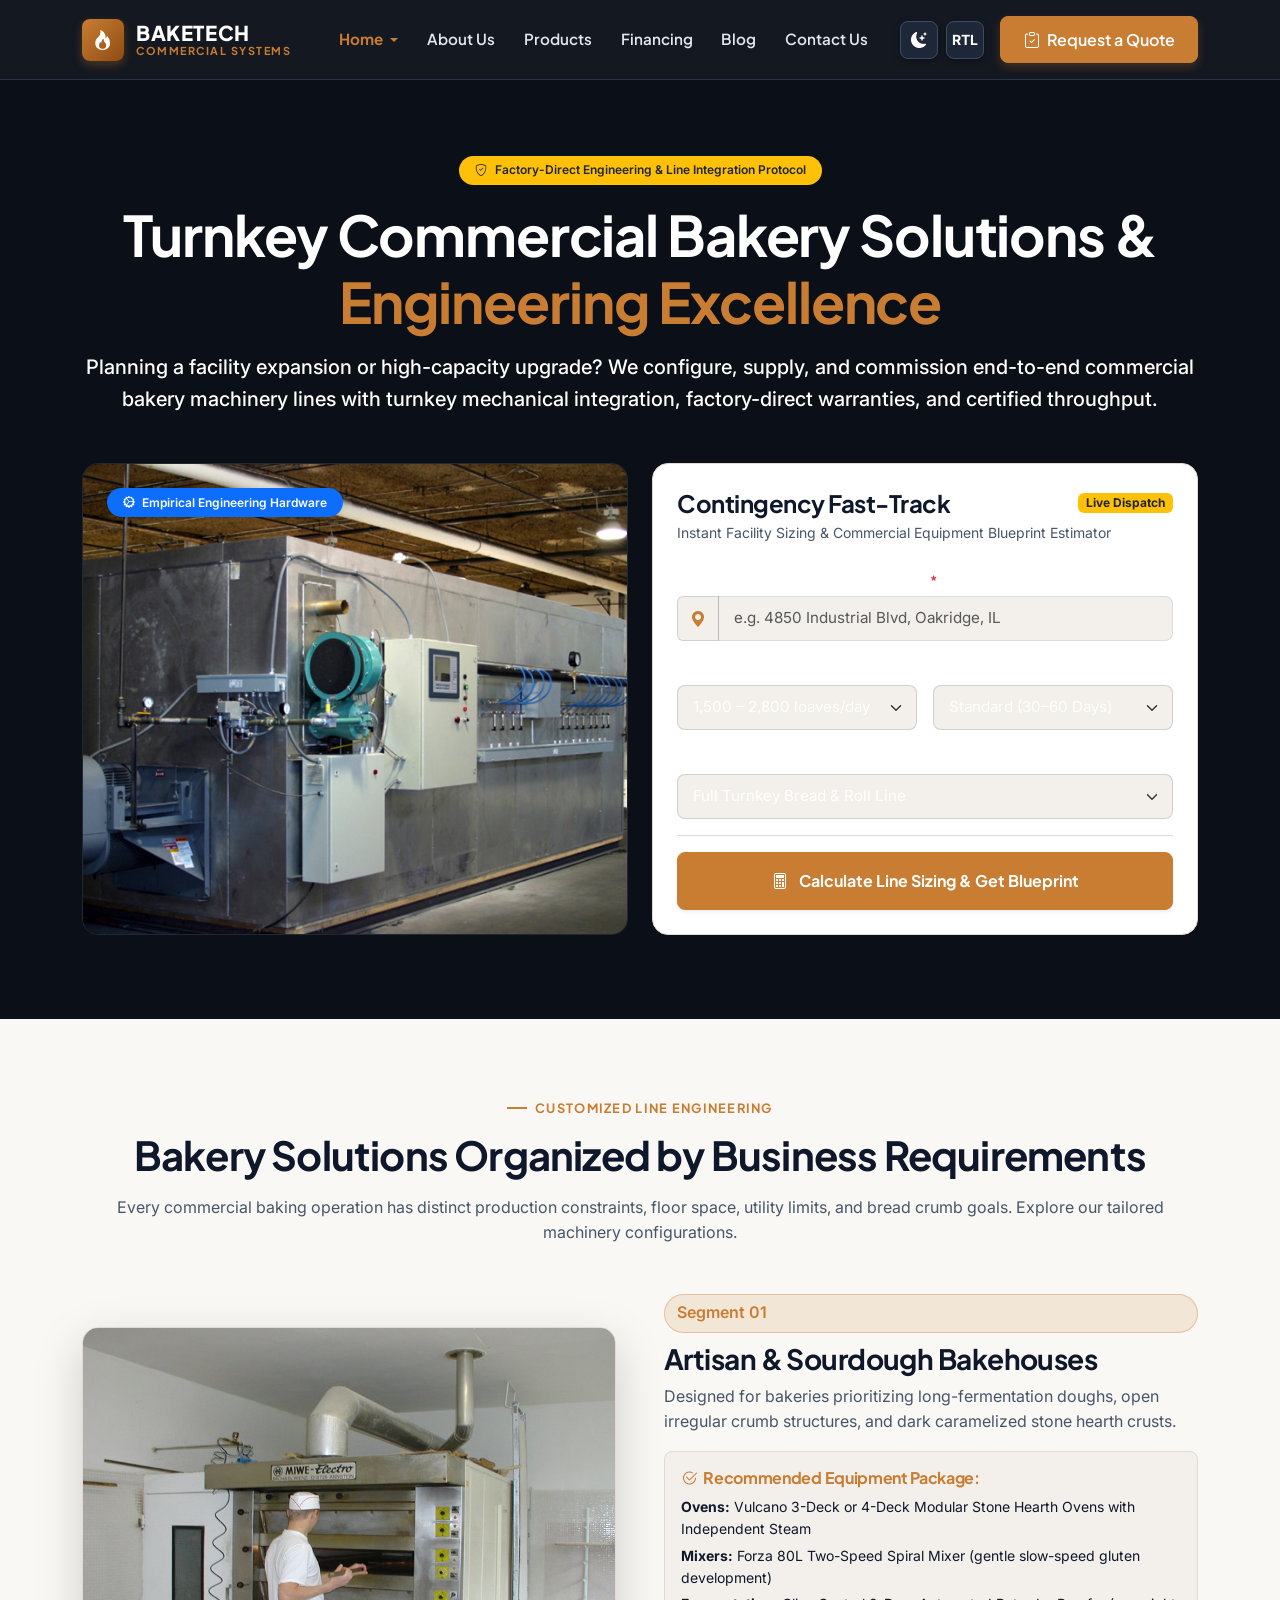
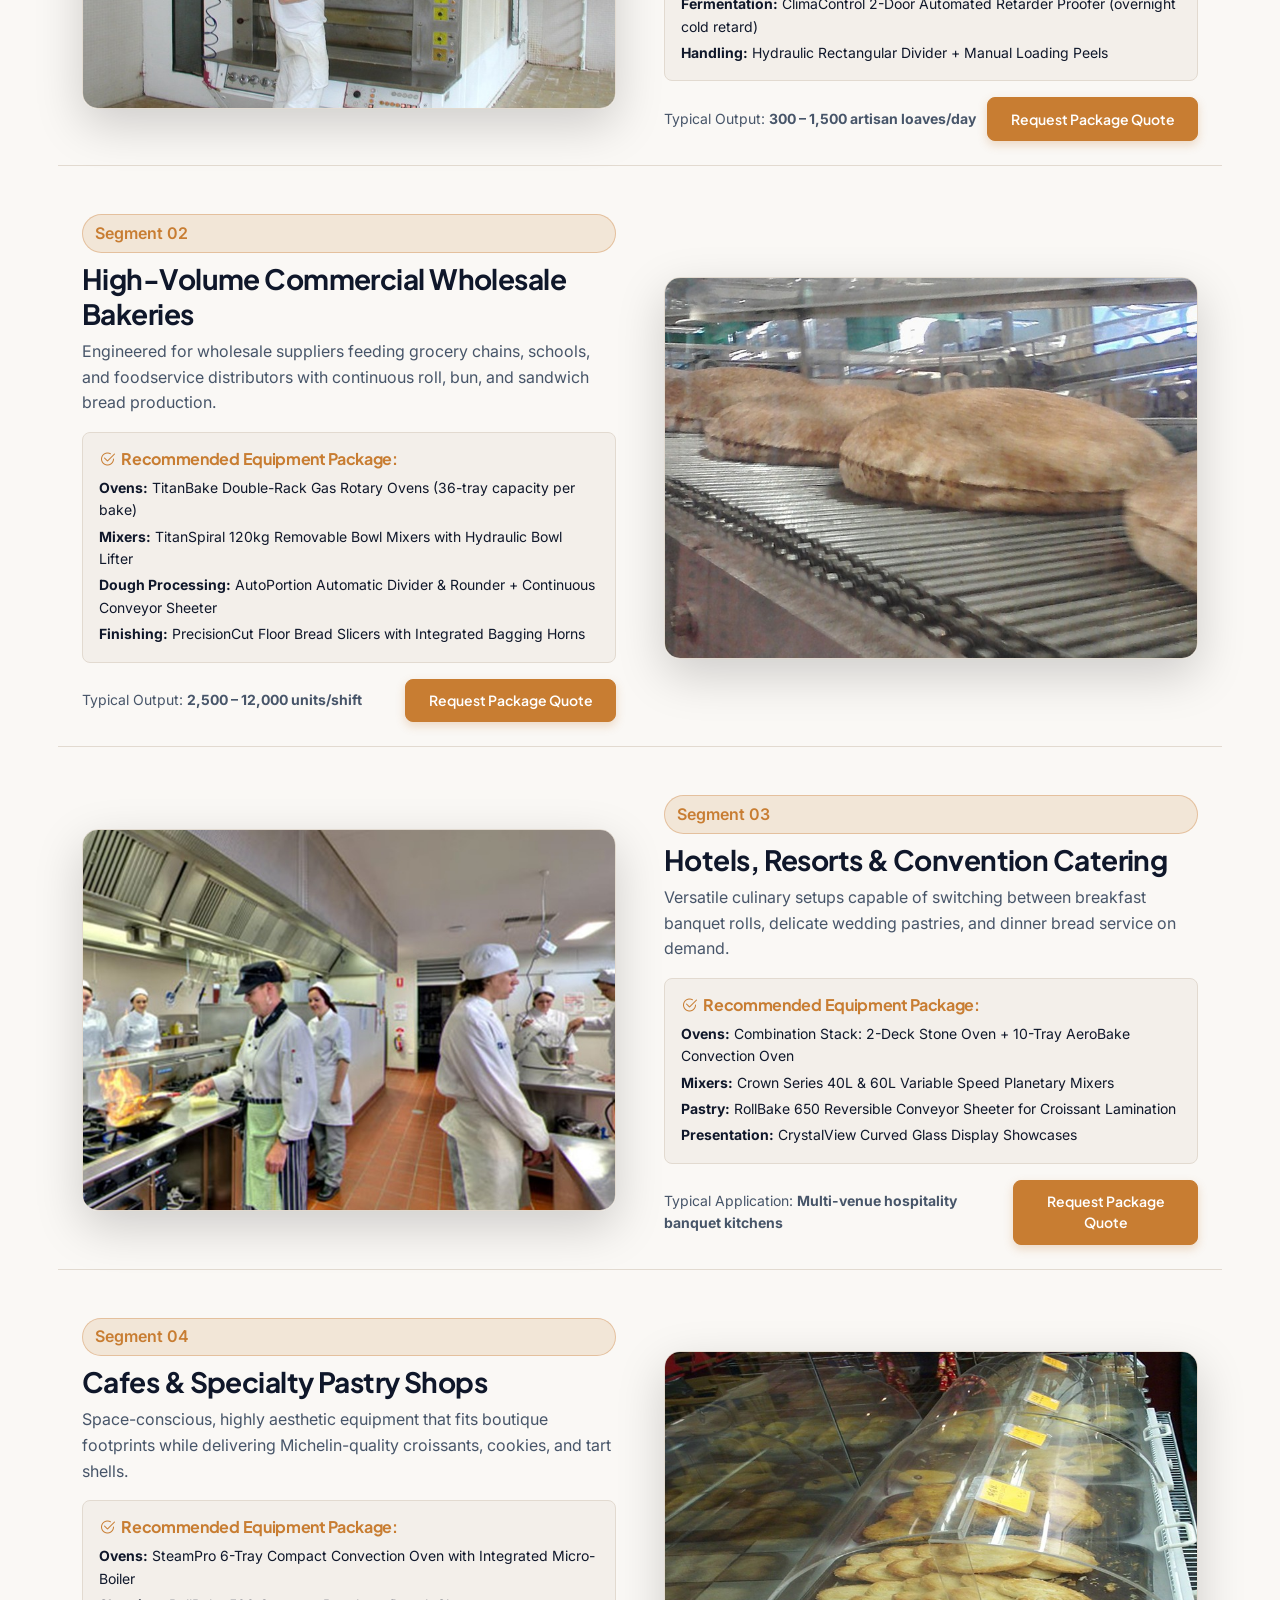
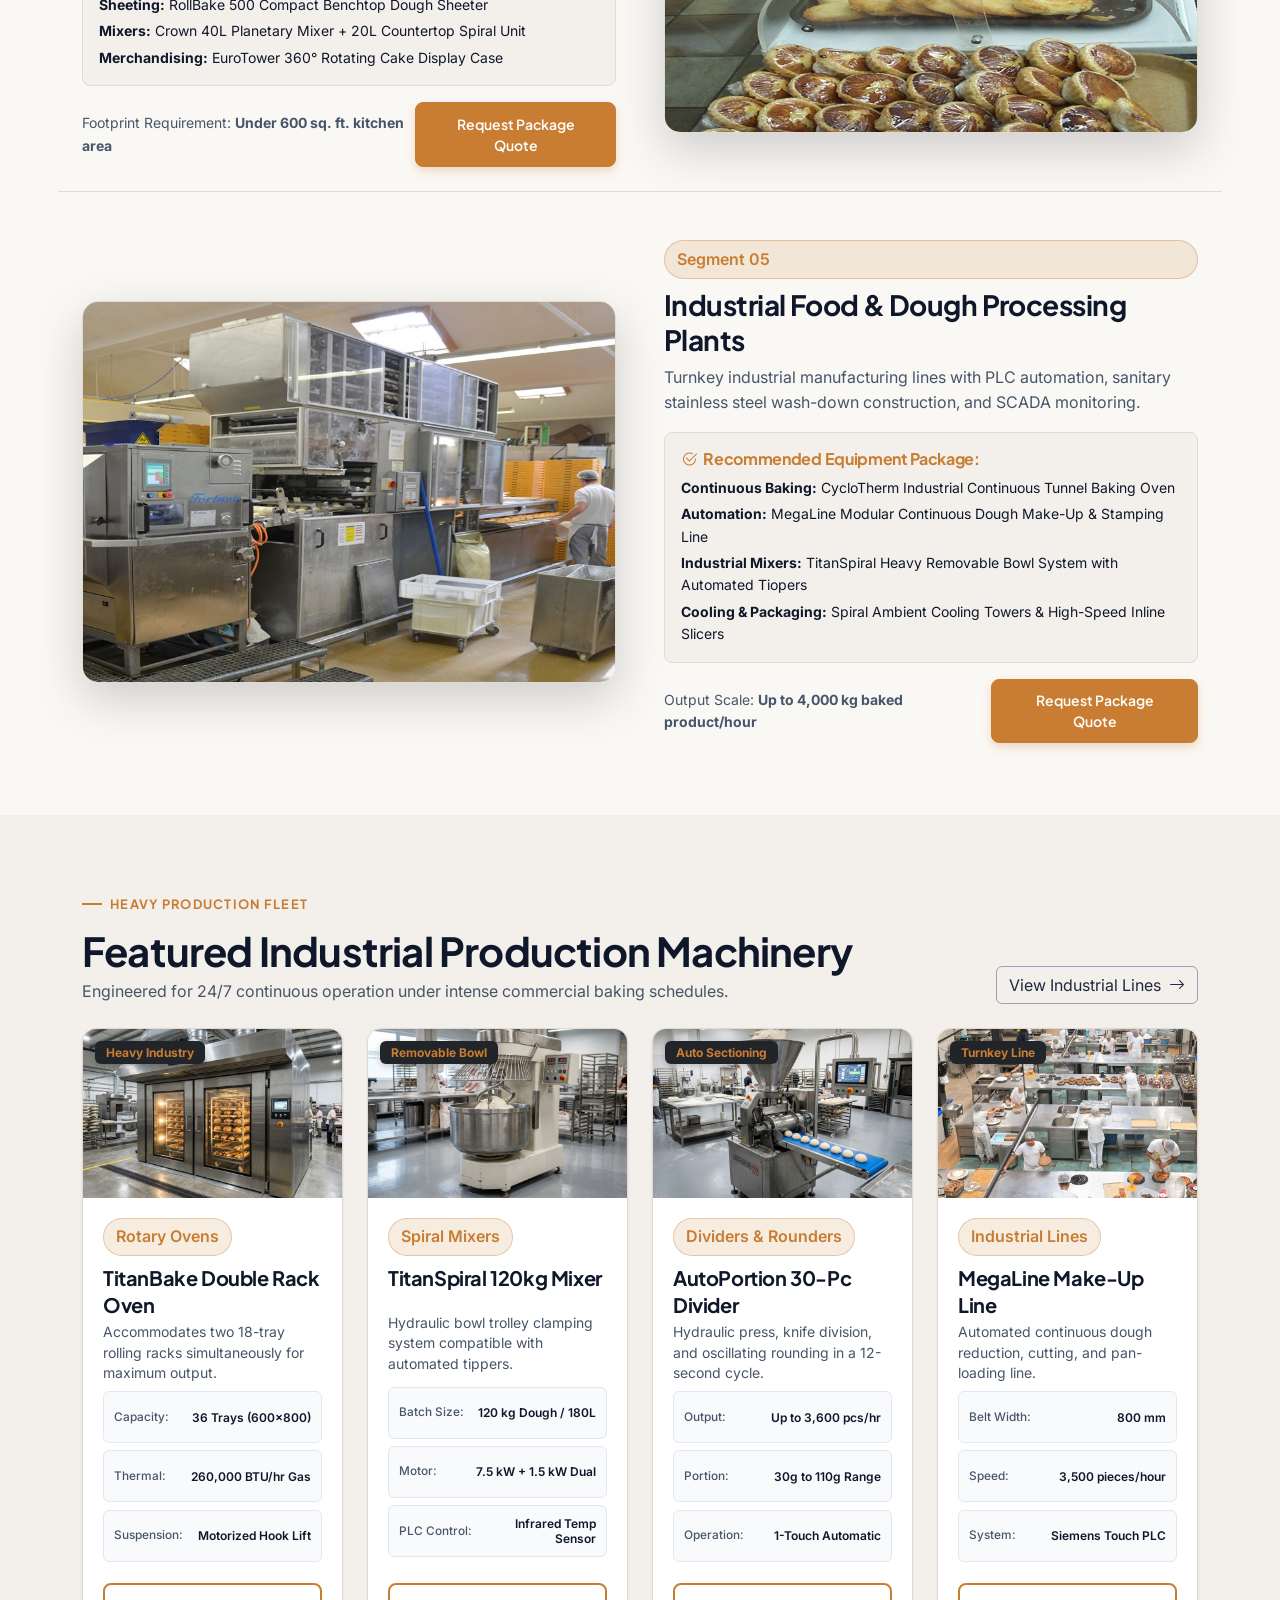
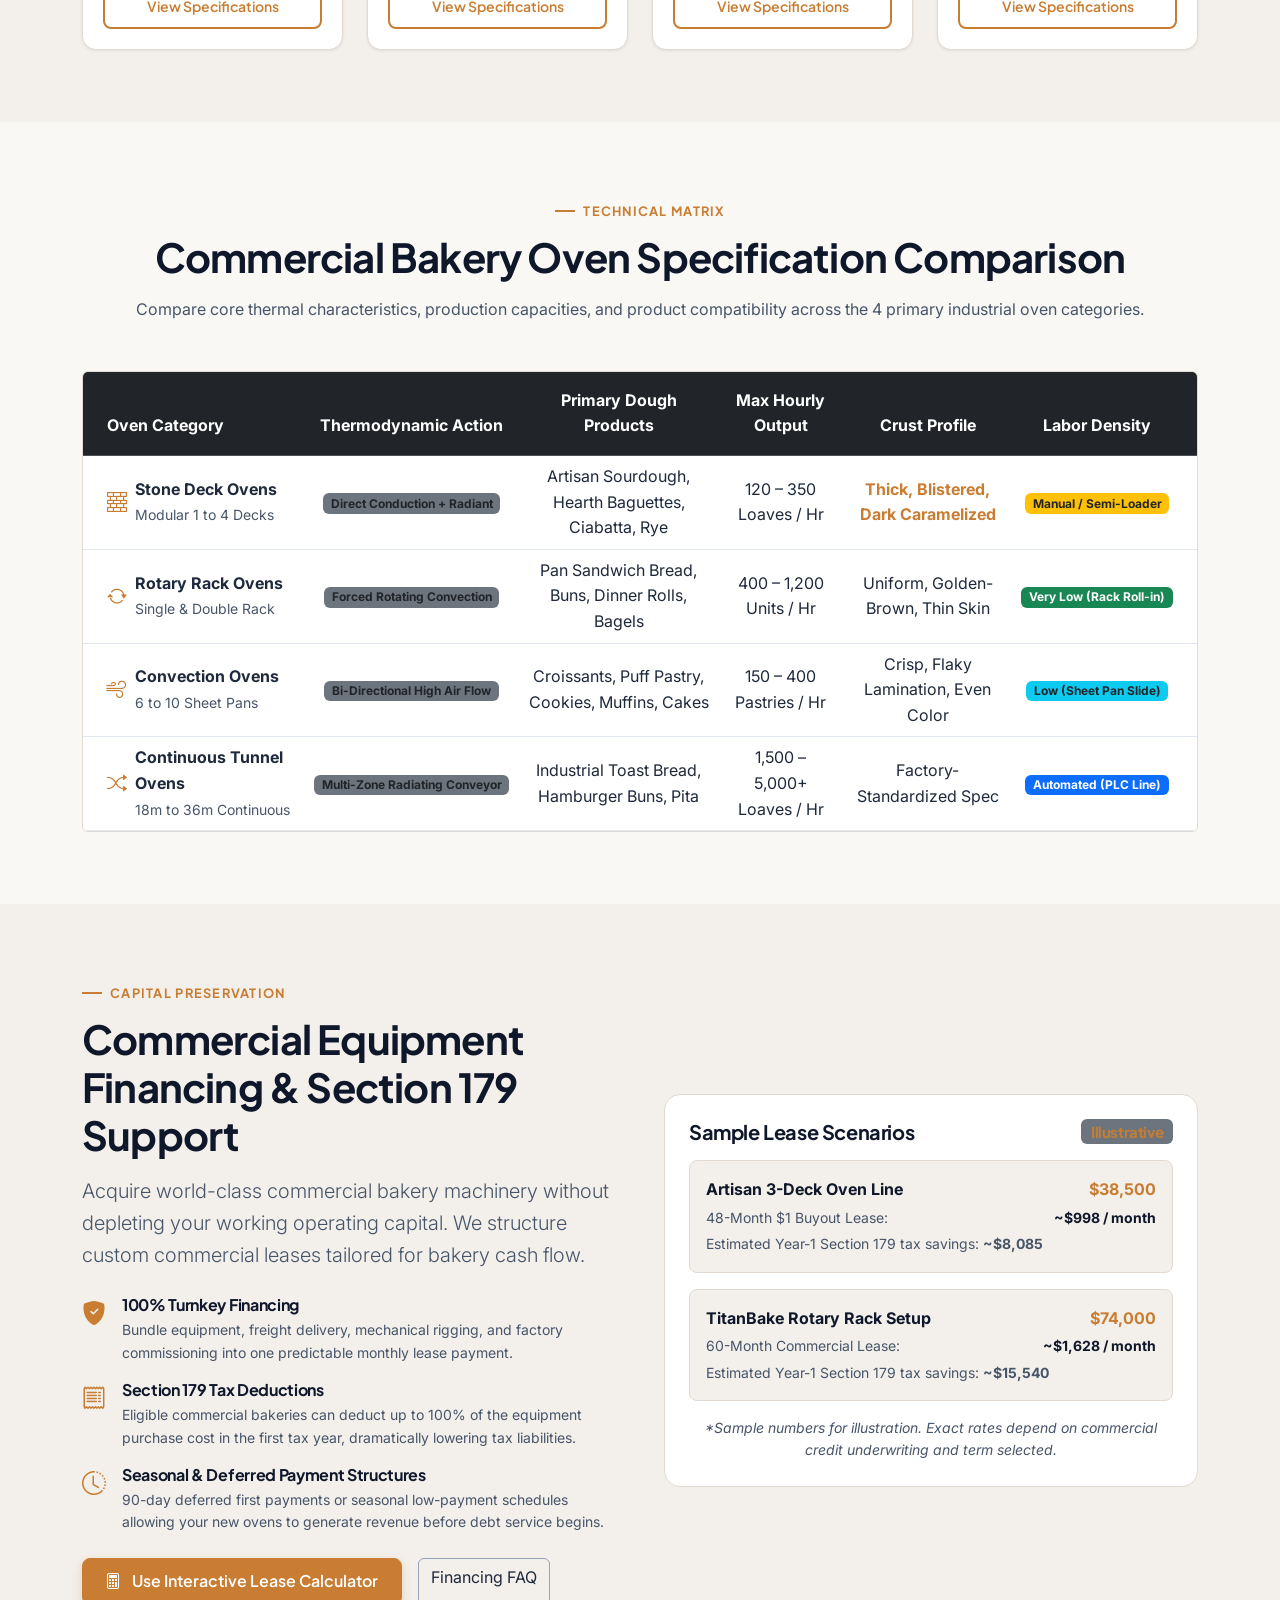
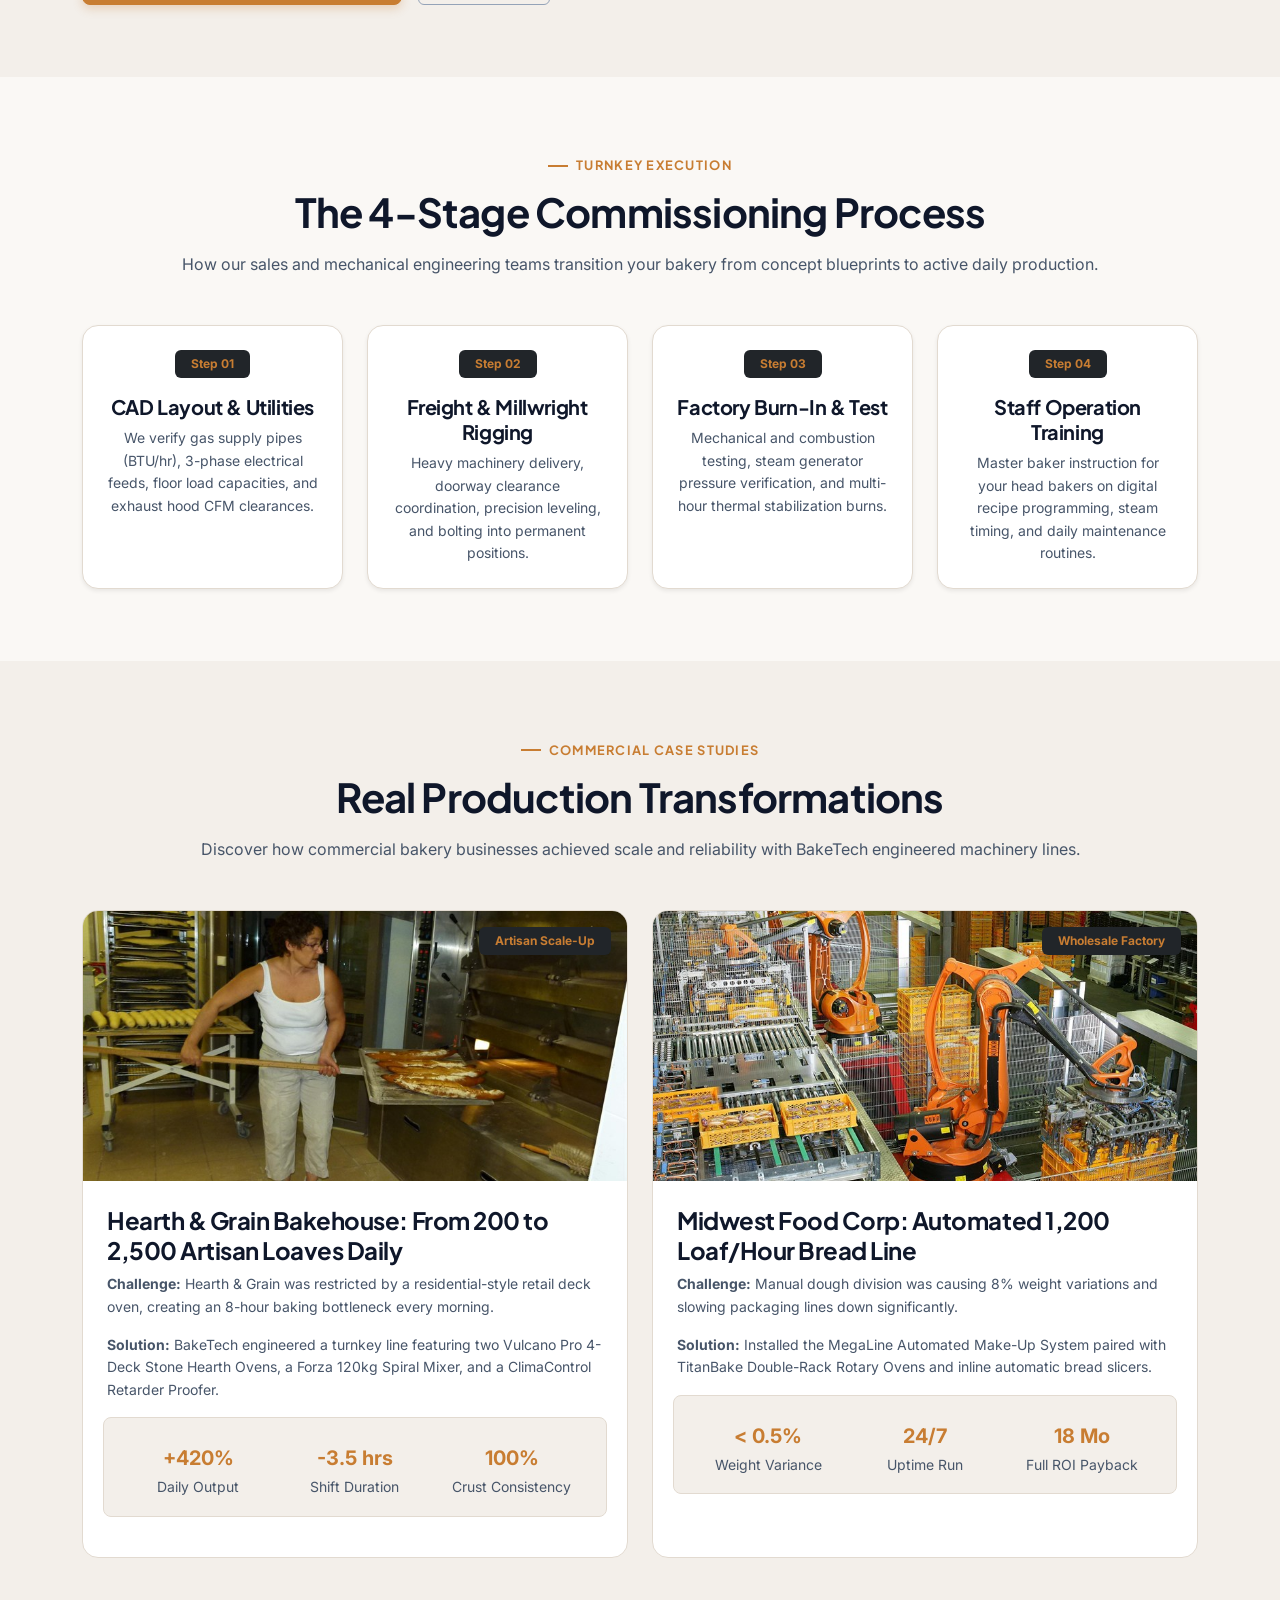
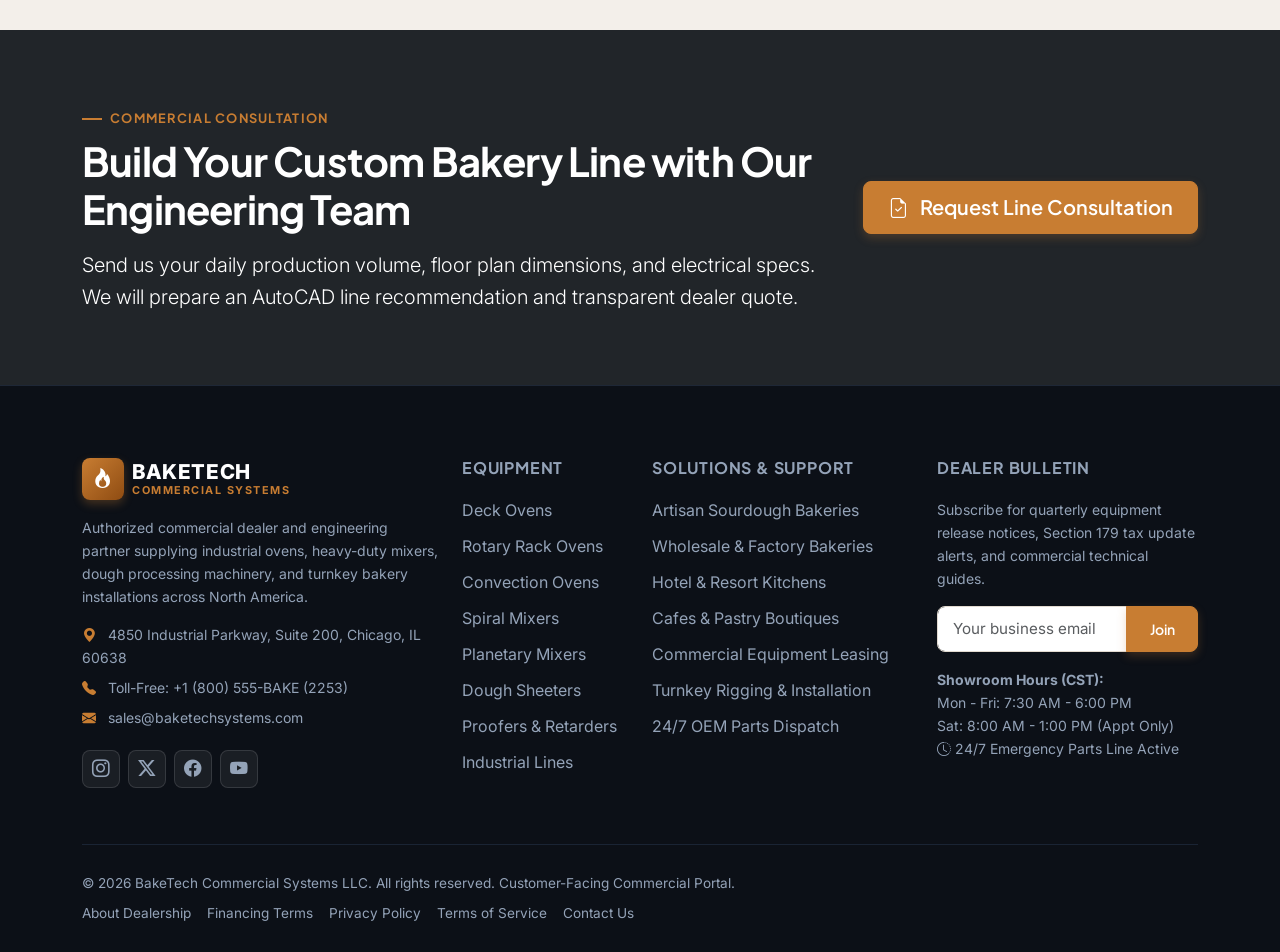
<file: home-solutions.html>
﻿<!DOCTYPE html>
<html lang="en" data-bs-theme="light" dir="ltr">
<head>
  <meta charset="UTF-8">
  <meta name="viewport" content="width=device-width, initial-scale=1.0">
  <title>Bakery Solutions & Industry Showcase | BakeTech Commercial Systems</title>
  <meta name="description" content="Turnkey commercial bakery production solutions for artisan bakeries, wholesale bread plants, hotels, cafes, and food factories. Engineered equipment lines and technical installation.">
  <meta name="keywords" content="bakery solutions, commercial bakery layout, artisan bakery equipment, wholesale bakery setup, bakery machinery dealer, commercial ovens dealer">
  
  <!-- Favicon -->
  <link rel="icon" type="image/svg+xml" href="data:image/svg+xml,<svg xmlns='http://www.w3.org/2000/svg' viewBox='0 0 32 32'><rect width='32' height='32' rx='6' fill='%23C87D32'/><path d='M8 10h16v12H8z' fill='none' stroke='white' stroke-width='2'/><path d='M11 15h10M11 18h6' stroke='white' stroke-width='2' stroke-linecap='round'/></svg>">

  <!-- Local Vendor CSS -->
  <link rel="stylesheet" href="assets/vendor/bootstrap/bootstrap.min.css">
  <link rel="stylesheet" href="assets/vendor/bootstrap-icons/bootstrap-icons.min.css">

  <!-- Custom Core & RTL Styles -->
  <link rel="stylesheet" href="assets/css/style.css">
  <link rel="stylesheet" href="assets/css/rtl.css">
</head>
<body>

  <!-- Global Master Navigation Bar (Single Navbar across entire site) -->
  <nav class="navbar navbar-expand-lg site-navbar sticky-top">
    <div class="container">
      <a class="navbar-brand" href="index.html">
        <div class="brand-icon-box">
          <i class="bi bi-fire"></i>
        </div>
        <div class="brand-text"><span class="brand-title">BAKETECH</span><span class="brand-subtitle">Commercial Systems</span></div>
      </a>

      <!-- Mobile Controls (Theme, RTL, Hamburger) -->
      <div class="d-flex align-items-center gap-2 d-lg-none mobile-controls">
        <button class="btn btn-utility theme-toggle-btn" aria-label="Toggle theme">
          <i class="bi bi-moon-stars-fill theme-toggle-icon"></i>
        </button>
        <button class="btn btn-utility rtl-toggle-btn" aria-label="Toggle RTL direction">
          <span class="rtl-label fw-bold small">RTL</span>
        </button>
        <button class="navbar-toggler" type="button" data-bs-toggle="collapse" data-bs-target="#mainNavbar" aria-controls="mainNavbar" aria-expanded="false" aria-label="Toggle navigation">
          <span class="navbar-toggler-icon"></span>
        </button>
      </div>

      <!-- Navigation Links -->
      <div class="collapse navbar-collapse" id="mainNavbar">
        <ul class="navbar-nav mx-auto mb-2 mb-lg-0">
          <li class="nav-item dropdown">
            <a class="nav-link dropdown-toggle active" href="#" role="button" data-bs-toggle="dropdown" aria-expanded="false">
              Home
            </a>
            <ul class="dropdown-menu">
              <li><a class="dropdown-item" href="index.html"><i class="bi bi-layout-text-window-reverse me-2 text-copper"></i> Home 1: Commercial Equipment</a></li>
              <li><a class="dropdown-item active" href="home-solutions.html"><i class="bi bi-grid-1x2-fill me-2 text-copper"></i> Home 2: Solutions & Industry</a></li>
            </ul>
          </li>
          <li class="nav-item">
            <a class="nav-link" href="about.html">About Us</a>
          </li>
          <li class="nav-item">
            <a class="nav-link" href="products.html">Products</a>
          </li>
          <li class="nav-item">
            <a class="nav-link" href="financing.html">Financing</a>
          </li>
          <li class="nav-item">
            <a class="nav-link" href="blog.html">Blog</a>
          </li>
          <li class="nav-item">
            <a class="nav-link" href="contact.html">Contact Us</a>
          </li>
        </ul>

        <!-- Right Utilities & Quote CTA -->
        <div class="d-none d-lg-flex align-items-center gap-2">
          <button class="btn btn-utility theme-toggle-btn" aria-label="Toggle dark/light theme" title="Toggle Theme">
            <i class="bi bi-moon-stars-fill theme-toggle-icon"></i>
          </button>
          <button class="btn btn-utility rtl-toggle-btn" aria-label="Toggle RTL layout" title="Toggle RTL">
            <span class="rtl-label fw-bold small">RTL</span>
          </button>
          <button type="button" class="btn btn-copper ms-2" data-bs-toggle="modal" data-bs-target="#quoteModal">
            <i class="bi bi-clipboard-check me-1"></i> Request a Quote
          </button>
        </div>
      </div>
    </div>
  </nav>

  <!-- Hero Section – Home Page 2: Commercial Bakery Solutions & Engineering Showcase (Screenshot 2 Match) -->
  <section class="hero-home2">
    <div class="container py-2">
      
      <!-- Center Top Header Block -->
      <div class="text-center mb-3">
        <span class="badge rounded-pill bg-warning text-dark px-3 py-2 fw-semibold d-inline-flex align-items-center gap-2">
          <i class="bi bi-shield-check"></i> Factory-Direct Engineering & Line Integration Protocol
        </span>
      </div>
      <h1 class="display-4 fw-bold text-white text-center mb-3">
        Turnkey Commercial Bakery Solutions & <span class="text-copper">Engineering Excellence</span>
      </h1>
      <p class="lead text-white fw-medium text-center max-w-850 mx-auto mb-5">
        Planning a facility expansion or high-capacity upgrade? We configure, supply, and commission end-to-end commercial bakery machinery lines with turnkey mechanical integration, factory-direct warranties, and certified throughput.
      </p>

      <!-- Two Cards Row Showcase -->
      <div class="row g-4 align-items-stretch">
        
        <!-- Left Card: Turnkey Machinery Fleet Image Showcase -->
        <div class="col-lg-6">
          <div class="rounded-4 overflow-hidden position-relative shadow-xl border border-secondary border-opacity-25 h-100" style="min-height: 420px;">
            <span class="badge rounded-pill bg-primary px-3 py-2 position-absolute top-0 start-0 m-4 fw-semibold shadow-sm z-2">
              <i class="bi bi-gear-wide-connected me-1"></i> Empirical Engineering Hardware
            </span>
            <img src="assets/images/hero/hero-home2-bakery-solution.jpg" alt="Commercial Bakery Production Line Engineering" class="w-100 h-100 object-fit-cover position-absolute top-0 start-0">
          </div>
        </div>

        <!-- Right Card: Interactive Fast-Track Sizing & Blueprint Estimator -->
        <div class="col-lg-6">
          <div class="card bg-surface border border-subtle rounded-4 p-4 shadow-xl h-100 d-flex flex-column justify-content-between">
            <div>
              <div class="d-flex justify-content-between align-items-center mb-1">
                <h4 class="fw-bold mb-0 text-white">Contingency Fast-Track</h4>
                <span class="badge bg-warning text-dark fw-bold px-2.5 py-1">Live Dispatch</span>
              </div>
              <p class="small text-muted mb-4">Instant Facility Sizing & Commercial Equipment Blueprint Estimator</p>

              <form id="home2EstimatorForm" onsubmit="event.preventDefault();" class="d-flex flex-column gap-3">
                <div>
                  <label class="form-label small fw-semibold text-white mb-1">Production Facility Location / Address <span class="text-danger">*</span></label>
                  <div class="input-group">
                    <span class="input-group-text bg-surface-alt border-secondary border-opacity-25 text-copper"><i class="bi bi-geo-alt-fill"></i></span>
                    <input type="text" class="form-control bg-surface-alt text-white border-secondary border-opacity-25" placeholder="e.g. 4850 Industrial Blvd, Oakridge, IL" required>
                  </div>
                </div>

                <div class="row g-3">
                  <div class="col-sm-6">
                    <label class="form-label small fw-semibold text-white mb-1">Target Daily Output</label>
                    <select class="form-select bg-surface-alt text-white border-secondary border-opacity-25">
                      <option value="1500-2800">1,500 – 2,800 loaves/day</option>
                      <option value="500-1500">500 – 1,500 loaves/day</option>
                      <option value="2800-6000">2,800 – 6,000 loaves/day</option>
                      <option value="6000+">6,000+ Industrial Output</option>
                    </select>
                  </div>
                  <div class="col-sm-6">
                    <label class="form-label small fw-semibold text-white mb-1">Commissioning Deadline</label>
                    <select class="form-select bg-surface-alt text-white border-secondary border-opacity-25">
                      <option value="standard">Standard (30–60 Days)</option>
                      <option value="urgent">Urgent (&lt; 30 Days)</option>
                      <option value="future">Q1 2027 Planning</option>
                    </select>
                  </div>
                </div>

                <div>
                  <label class="form-label small fw-semibold text-white mb-1">Selected Equipment Scope</label>
                  <select class="form-select bg-surface-alt text-white border-secondary border-opacity-25">
                    <option value="turnkey">Full Turnkey Bread & Roll Line</option>
                    <option value="ovens">Stone Deck & Rotary Rack Oven Fleet</option>
                    <option value="mixing">Automated Spiral Kneading & Staging</option>
                    <option value="sheeting">Industrial Sheeting & Make-Up System</option>
                  </select>
                </div>
              </form>
            </div>

            <div class="pt-3 mt-3 border-top border-subtle">
              <button type="button" class="btn btn-copper w-100 py-3 fw-bold shadow-sm" data-bs-toggle="modal" data-bs-target="#quoteModal">
                <i class="bi bi-calculator me-2"></i> Calculate Line Sizing & Get Blueprint
              </button>
            </div>
          </div>
        </div>

      </div>
    </div>
  </section>

  <!-- Commercial Bakery Solutions by Business Requirements -->
  <section class="py-5" id="solutions-section">
    <div class="container py-4">
      <div class="text-center max-w-700 mx-auto mb-5">
        <div class="section-tag justify-content-center">Customized Line Engineering</div>
        <h2 class="display-6 fw-bold mb-3">Bakery Solutions Organized by Business Requirements</h2>
        <p class="text-muted-custom">
          Every commercial baking operation has distinct production constraints, floor space, utility limits, and bread crumb goals. Explore our tailored machinery configurations.
        </p>
      </div>

      <!-- Solution 1: Artisan & Sourdough Bakeries -->
      <div class="row align-items-center g-5 mb-5 pb-4 border-bottom border-subtle" id="artisan">
        <div class="col-lg-6">
          <div class="rounded-4 overflow-hidden shadow-lg border border-subtle">
            <img src="assets/images/solutions/sol-artisan-bakery.jpg" alt="Artisan Bakery Stone Hearth Production Line" class="w-100 object-fit-cover" style="height: 380px;">
          </div>
        </div>
        <div class="col-lg-6">
          <div class="badge-copper mb-2 align-self-start">Segment 01</div>
          <h3 class="fw-bold mb-2">Artisan & Sourdough Bakehouses</h3>
          <p class="text-muted mb-3">
            Designed for bakeries prioritizing long-fermentation doughs, open irregular crumb structures, and dark caramelized stone hearth crusts.
          </p>
          <div class="p-3 bg-surface-alt rounded-3 border border-subtle mb-3">
            <h6 class="fw-bold text-copper mb-2"><i class="bi bi-check2-circle me-1"></i> Recommended Equipment Package:</h6>
            <ul class="list-unstyled mb-0 small">
              <li class="mb-1"><strong>Ovens:</strong> Vulcano 3-Deck or 4-Deck Modular Stone Hearth Ovens with Independent Steam</li>
              <li class="mb-1"><strong>Mixers:</strong> Forza 80L Two-Speed Spiral Mixer (gentle slow-speed gluten development)</li>
              <li class="mb-1"><strong>Fermentation:</strong> ClimaControl 2-Door Automated Retarder Proofer (overnight cold retard)</li>
              <li><strong>Handling:</strong> Hydraulic Rectangular Divider + Manual Loading Peels</li>
            </ul>
          </div>
          <div class="d-flex align-items-center justify-content-between">
            <span class="small text-muted">Typical Output: <strong>300 – 1,500 artisan loaves/day</strong></span>
            <button type="button" class="btn btn-sm btn-copper open-quote-modal-btn" data-bs-toggle="modal" data-bs-target="#quoteModal" data-product-name="Artisan Sourdough Equipment Package">
              Request Package Quote
            </button>
          </div>
        </div>
      </div>

      <!-- Solution 2: Commercial Wholesale Bakeries -->
      <div class="row align-items-center g-5 mb-5 pb-4 border-bottom border-subtle flex-lg-row-reverse" id="wholesale">
        <div class="col-lg-6">
          <div class="rounded-4 overflow-hidden shadow-lg border border-subtle">
            <img src="assets/images/solutions/sol-industrial-bakery.jpg" alt="Commercial Wholesale Bakery Production Line" class="w-100 object-fit-cover" style="height: 380px;">
          </div>
        </div>
        <div class="col-lg-6">
          <div class="badge-copper mb-2 align-self-start">Segment 02</div>
          <h3 class="fw-bold mb-2">High-Volume Commercial Wholesale Bakeries</h3>
          <p class="text-muted mb-3">
            Engineered for wholesale suppliers feeding grocery chains, schools, and foodservice distributors with continuous roll, bun, and sandwich bread production.
          </p>
          <div class="p-3 bg-surface-alt rounded-3 border border-subtle mb-3">
            <h6 class="fw-bold text-copper mb-2"><i class="bi bi-check2-circle me-1"></i> Recommended Equipment Package:</h6>
            <ul class="list-unstyled mb-0 small">
              <li class="mb-1"><strong>Ovens:</strong> TitanBake Double-Rack Gas Rotary Ovens (36-tray capacity per bake)</li>
              <li class="mb-1"><strong>Mixers:</strong> TitanSpiral 120kg Removable Bowl Mixers with Hydraulic Bowl Lifter</li>
              <li class="mb-1"><strong>Dough Processing:</strong> AutoPortion Automatic Divider & Rounder + Continuous Conveyor Sheeter</li>
              <li><strong>Finishing:</strong> PrecisionCut Floor Bread Slicers with Integrated Bagging Horns</li>
            </ul>
          </div>
          <div class="d-flex align-items-center justify-content-between">
            <span class="small text-muted">Typical Output: <strong>2,500 – 12,000 units/shift</strong></span>
            <button type="button" class="btn btn-sm btn-copper open-quote-modal-btn" data-bs-toggle="modal" data-bs-target="#quoteModal" data-product-name="Commercial Wholesale Package">
              Request Package Quote
            </button>
          </div>
        </div>
      </div>

      <!-- Solution 3: Hotels & Catering Resorts -->
      <div class="row align-items-center g-5 mb-5 pb-4 border-bottom border-subtle" id="hotel">
        <div class="col-lg-6">
          <div class="rounded-4 overflow-hidden shadow-lg border border-subtle">
            <img src="assets/images/solutions/sol-hotel-pastry.jpg" alt="Hotel Pastry and Banquet Bakery Facility" class="w-100 object-fit-cover" style="height: 380px;">
          </div>
        </div>
        <div class="col-lg-6">
          <div class="badge-copper mb-2 align-self-start">Segment 03</div>
          <h3 class="fw-bold mb-2">Hotels, Resorts & Convention Catering</h3>
          <p class="text-muted mb-3">
            Versatile culinary setups capable of switching between breakfast banquet rolls, delicate wedding pastries, and dinner bread service on demand.
          </p>
          <div class="p-3 bg-surface-alt rounded-3 border border-subtle mb-3">
            <h6 class="fw-bold text-copper mb-2"><i class="bi bi-check2-circle me-1"></i> Recommended Equipment Package:</h6>
            <ul class="list-unstyled mb-0 small">
              <li class="mb-1"><strong>Ovens:</strong> Combination Stack: 2-Deck Stone Oven + 10-Tray AeroBake Convection Oven</li>
              <li class="mb-1"><strong>Mixers:</strong> Crown Series 40L & 60L Variable Speed Planetary Mixers</li>
              <li class="mb-1"><strong>Pastry:</strong> RollBake 650 Reversible Conveyor Sheeter for Croissant Lamination</li>
              <li><strong>Presentation:</strong> CrystalView Curved Glass Display Showcases</li>
            </ul>
          </div>
          <div class="d-flex align-items-center justify-content-between">
            <span class="small text-muted">Typical Application: <strong>Multi-venue hospitality banquet kitchens</strong></span>
            <button type="button" class="btn btn-sm btn-copper open-quote-modal-btn" data-bs-toggle="modal" data-bs-target="#quoteModal" data-product-name="Hotel Catering Bakery Package">
              Request Package Quote
            </button>
          </div>
        </div>
      </div>

      <!-- Solution 4: Cafes & Specialty Pastry Shops -->
      <div class="row align-items-center g-5 mb-5 pb-4 border-bottom border-subtle flex-lg-row-reverse" id="cafe">
        <div class="col-lg-6">
          <div class="rounded-4 overflow-hidden shadow-lg border border-subtle">
            <img src="assets/images/solutions/sol-cafe-bakery.jpg" alt="Specialty Cafe and Pastry Bakehouse Equipment" class="w-100 object-fit-cover" style="height: 380px;">
          </div>
        </div>
        <div class="col-lg-6">
          <div class="badge-copper mb-2 align-self-start">Segment 04</div>
          <h3 class="fw-bold mb-2">Cafes & Specialty Pastry Shops</h3>
          <p class="text-muted mb-3">
            Space-conscious, highly aesthetic equipment that fits boutique footprints while delivering Michelin-quality croissants, cookies, and tart shells.
          </p>
          <div class="p-3 bg-surface-alt rounded-3 border border-subtle mb-3">
            <h6 class="fw-bold text-copper mb-2"><i class="bi bi-check2-circle me-1"></i> Recommended Equipment Package:</h6>
            <ul class="list-unstyled mb-0 small">
              <li class="mb-1"><strong>Ovens:</strong> SteamPro 6-Tray Compact Convection Oven with Integrated Micro-Boiler</li>
              <li class="mb-1"><strong>Sheeting:</strong> RollBake 500 Compact Benchtop Dough Sheeter</li>
              <li class="mb-1"><strong>Mixers:</strong> Crown 40L Planetary Mixer + 20L Countertop Spiral Unit</li>
              <li><strong>Merchandising:</strong> EuroTower 360° Rotating Cake Display Case</li>
            </ul>
          </div>
          <div class="d-flex align-items-center justify-content-between">
            <span class="small text-muted">Footprint Requirement: <strong>Under 600 sq. ft. kitchen area</strong></span>
            <button type="button" class="btn btn-sm btn-copper open-quote-modal-btn" data-bs-toggle="modal" data-bs-target="#quoteModal" data-product-name="Cafe & Patisserie Package">
              Request Package Quote
            </button>
          </div>
        </div>
      </div>

      <!-- Solution 5: Food Factories & Industrial Plants -->
      <div class="row align-items-center g-5" id="factory">
        <div class="col-lg-6">
          <div class="rounded-4 overflow-hidden shadow-lg border border-subtle">
            <img src="assets/images/solutions/sol-dough-factory.jpg" alt="Automated Food Plant and Dough Production Line" class="w-100 object-fit-cover" style="height: 380px;">
          </div>
        </div>
        <div class="col-lg-6">
          <div class="badge-copper mb-2 align-self-start">Segment 05</div>
          <h3 class="fw-bold mb-2">Industrial Food & Dough Processing Plants</h3>
          <p class="text-muted mb-3">
            Turnkey industrial manufacturing lines with PLC automation, sanitary stainless steel wash-down construction, and SCADA monitoring.
          </p>
          <div class="p-3 bg-surface-alt rounded-3 border border-subtle mb-3">
            <h6 class="fw-bold text-copper mb-2"><i class="bi bi-check2-circle me-1"></i> Recommended Equipment Package:</h6>
            <ul class="list-unstyled mb-0 small">
              <li class="mb-1"><strong>Continuous Baking:</strong> CycloTherm Industrial Continuous Tunnel Baking Oven</li>
              <li class="mb-1"><strong>Automation:</strong> MegaLine Modular Continuous Dough Make-Up & Stamping Line</li>
              <li class="mb-1"><strong>Industrial Mixers:</strong> TitanSpiral Heavy Removable Bowl System with Automated Tiopers</li>
              <li><strong>Cooling & Packaging:</strong> Spiral Ambient Cooling Towers & High-Speed Inline Slicers</li>
            </ul>
          </div>
          <div class="d-flex align-items-center justify-content-between">
            <span class="small text-muted">Output Scale: <strong>Up to 4,000 kg baked product/hour</strong></span>
            <button type="button" class="btn btn-sm btn-copper open-quote-modal-btn" data-bs-toggle="modal" data-bs-target="#quoteModal" data-product-name="Industrial Food Plant Package">
              Request Package Quote
            </button>
          </div>
        </div>
      </div>
    </div>
  </section>

  <!-- Featured Industrial Production Machinery -->
  <section class="py-5 bg-surface-alt">
    <div class="container py-4">
      <div class="d-flex flex-wrap justify-content-between align-items-end gap-3 mb-4">
        <div>
          <div class="section-tag">Heavy Production Fleet</div>
          <h2 class="display-6 fw-bold mb-1">Featured Industrial Production Machinery</h2>
          <p class="text-muted-custom mb-0">Engineered for 24/7 continuous operation under intense commercial baking schedules.</p>
        </div>
        <a href="products.html?cat=industrial-equipment" class="btn btn-outline-secondary">View Industrial Lines <i class="bi bi-arrow-right ms-1"></i></a>
      </div>

      <div class="row g-4">
        <!-- Machine 1 -->
        <div class="col-md-6 col-lg-3">
          <div class="card-custom">
            <div class="card-img-wrapper">
              <span class="badge bg-dark text-copper card-badge-top">Heavy Industry</span>
              <img src="assets/images/products/prod-rotary-rack-double.jpg" alt="TitanBake Double Rack Industrial Rotary Oven">
            </div>
            <div class="card-body-custom">
              <span class="badge-copper mb-2 align-self-start">Rotary Ovens</span>
              <h5 class="fw-bold mb-1">TitanBake Double Rack Oven</h5>
              <p class="small text-muted mb-2">Accommodates two 18-tray rolling racks simultaneously for maximum output.</p>
              <ul class="card-specs-list">
                <li><span class="spec-key">Capacity:</span> <span class="spec-val">36 Trays (600x800)</span></li>
                <li><span class="spec-key">Thermal:</span> <span class="spec-val">260,000 BTU/hr Gas</span></li>
                <li><span class="spec-key">Suspension:</span> <span class="spec-val">Motorized Hook Lift</span></li>
              </ul>
              <div class="mt-auto pt-2">
                <a href="product-detail.html?id=rotary-rack-double" class="btn btn-sm btn-outline-copper w-100">View Specifications</a>
              </div>
            </div>
          </div>
        </div>

        <!-- Machine 2 -->
        <div class="col-md-6 col-lg-3">
          <div class="card-custom">
            <div class="card-img-wrapper">
              <span class="badge bg-dark text-copper card-badge-top">Removable Bowl</span>
              <img src="assets/images/products/prod-spiral-mixer-120kg.jpg" alt="TitanSpiral 120kg Removable Bowl Industrial Mixer">
            </div>
            <div class="card-body-custom">
              <span class="badge-copper mb-2 align-self-start">Spiral Mixers</span>
              <h5 class="fw-bold mb-1">TitanSpiral 120kg Mixer</h5>
              <p class="small text-muted mb-2">Hydraulic bowl trolley clamping system compatible with automated tippers.</p>
              <ul class="card-specs-list">
                <li><span class="spec-key">Batch Size:</span> <span class="spec-val">120 kg Dough / 180L</span></li>
                <li><span class="spec-key">Motor:</span> <span class="spec-val">7.5 kW + 1.5 kW Dual</span></li>
                <li><span class="spec-key">PLC Control:</span> <span class="spec-val">Infrared Temp Sensor</span></li>
              </ul>
              <div class="mt-auto pt-2">
                <a href="product-detail.html?id=spiral-mixer-120kg" class="btn btn-sm btn-outline-copper w-100">View Specifications</a>
              </div>
            </div>
          </div>
        </div>

        <!-- Machine 3 -->
        <div class="col-md-6 col-lg-3">
          <div class="card-custom">
            <div class="card-img-wrapper">
              <span class="badge bg-dark text-copper card-badge-top">Auto Sectioning</span>
              <img src="assets/images/products/prod-divider-rounder-auto.jpg" alt="AutoPortion 30-Piece Automatic Divider and Rounder">
            </div>
            <div class="card-body-custom">
              <span class="badge-copper mb-2 align-self-start">Dividers & Rounders</span>
              <h5 class="fw-bold mb-1">AutoPortion 30-Pc Divider</h5>
              <p class="small text-muted mb-2">Hydraulic press, knife division, and oscillating rounding in a 12-second cycle.</p>
              <ul class="card-specs-list">
                <li><span class="spec-key">Output:</span> <span class="spec-val">Up to 3,600 pcs/hr</span></li>
                <li><span class="spec-key">Portion:</span> <span class="spec-val">30g to 110g Range</span></li>
                <li><span class="spec-key">Operation:</span> <span class="spec-val">1-Touch Automatic</span></li>
              </ul>
              <div class="mt-auto pt-2">
                <a href="product-detail.html?id=divider-rounder-auto" class="btn btn-sm btn-outline-copper w-100">View Specifications</a>
              </div>
            </div>
          </div>
        </div>

        <!-- Machine 4 -->
        <div class="col-md-6 col-lg-3">
          <div class="card-custom">
            <div class="card-img-wrapper">
              <span class="badge bg-dark text-copper card-badge-top">Turnkey Line</span>
              <img src="assets/images/products/prod-industrial-makeup-line.jpg" alt="MegaLine Automated Bread Make-Up & Stamping Line">
            </div>
            <div class="card-body-custom">
              <span class="badge-copper mb-2 align-self-start">Industrial Lines</span>
              <h5 class="fw-bold mb-1">MegaLine Make-Up Line</h5>
              <p class="small text-muted mb-2">Automated continuous dough reduction, cutting, and pan-loading line.</p>
              <ul class="card-specs-list">
                <li><span class="spec-key">Belt Width:</span> <span class="spec-val">800 mm</span></li>
                <li><span class="spec-key">Speed:</span> <span class="spec-val">3,500 pieces/hour</span></li>
                <li><span class="spec-key">System:</span> <span class="spec-val">Siemens Touch PLC</span></li>
              </ul>
              <div class="mt-auto pt-2">
                <a href="product-detail.html?id=industrial-makeup-line" class="btn btn-sm btn-outline-copper w-100">View Specifications</a>
              </div>
            </div>
          </div>
        </div>
      </div>
    </div>
  </section>

  <!-- Equipment Specification & Comparison Matrix -->
  <section class="py-5">
    <div class="container py-4">
      <div class="text-center max-w-700 mx-auto mb-5">
        <div class="section-tag justify-content-center">Technical Matrix</div>
        <h2 class="display-6 fw-bold mb-3">Commercial Bakery Oven Specification Comparison</h2>
        <p class="text-muted-custom">
          Compare core thermal characteristics, production capacities, and product compatibility across the 4 primary industrial oven categories.
        </p>
      </div>

      <div class="card bg-surface border border-subtle shadow-md overflow-hidden">
        <div class="table-responsive">
          <table class="table table-hover align-middle mb-0 text-center">
            <thead class="table-dark">
              <tr>
                <th class="text-start py-3 ps-4" style="width: 20%;">Oven Category</th>
                <th class="py-3">Thermodynamic Action</th>
                <th class="py-3">Primary Dough Products</th>
                <th class="py-3">Max Hourly Output</th>
                <th class="py-3">Crust Profile</th>
                <th class="py-3 pe-4">Labor Density</th>
              </tr>
            </thead>
            <tbody>
              <tr>
                <td class="text-start ps-4 fw-bold">
                  <div class="d-flex align-items-center gap-2">
                    <i class="bi bi-bricks text-copper fs-5"></i>
                    <div>
                      <div>Stone Deck Ovens</div>
                      <small class="text-muted fw-normal">Modular 1 to 4 Decks</small>
                    </div>
                  </div>
                </td>
                <td><span class="badge bg-secondary text-dark">Direct Conduction + Radiant</span></td>
                <td>Artisan Sourdough, Hearth Baguettes, Ciabatta, Rye</td>
                <td>120 – 350 Loaves / Hr</td>
                <td><strong class="text-copper">Thick, Blistered, Dark Caramelized</strong></td>
                <td class="pe-4"><span class="badge bg-warning text-dark">Manual / Semi-Loader</span></td>
              </tr>
              <tr>
                <td class="text-start ps-4 fw-bold">
                  <div class="d-flex align-items-center gap-2">
                    <i class="bi bi-arrow-repeat text-copper fs-5"></i>
                    <div>
                      <div>Rotary Rack Ovens</div>
                      <small class="text-muted fw-normal">Single & Double Rack</small>
                    </div>
                  </div>
                </td>
                <td><span class="badge bg-secondary text-dark">Forced Rotating Convection</span></td>
                <td>Pan Sandwich Bread, Buns, Dinner Rolls, Bagels</td>
                <td>400 – 1,200 Units / Hr</td>
                <td>Uniform, Golden-Brown, Thin Skin</td>
                <td class="pe-4"><span class="badge bg-success">Very Low (Rack Roll-in)</span></td>
              </tr>
              <tr>
                <td class="text-start ps-4 fw-bold">
                  <div class="d-flex align-items-center gap-2">
                    <i class="bi bi-wind text-copper fs-5"></i>
                    <div>
                      <div>Convection Ovens</div>
                      <small class="text-muted fw-normal">6 to 10 Sheet Pans</small>
                    </div>
                  </div>
                </td>
                <td><span class="badge bg-secondary text-dark">Bi-Directional High Air Flow</span></td>
                <td>Croissants, Puff Pastry, Cookies, Muffins, Cakes</td>
                <td>150 – 400 Pastries / Hr</td>
                <td>Crisp, Flaky Lamination, Even Color</td>
                <td class="pe-4"><span class="badge bg-info text-dark">Low (Sheet Pan Slide)</span></td>
              </tr>
              <tr>
                <td class="text-start ps-4 fw-bold">
                  <div class="d-flex align-items-center gap-2">
                    <i class="bi bi-shuffle text-copper fs-5"></i>
                    <div>
                      <div>Continuous Tunnel Ovens</div>
                      <small class="text-muted fw-normal">18m to 36m Continuous</small>
                    </div>
                  </div>
                </td>
                <td><span class="badge bg-secondary text-dark">Multi-Zone Radiating Conveyor</span></td>
                <td>Industrial Toast Bread, Hamburger Buns, Pita</td>
                <td>1,500 – 5,000+ Loaves / Hr</td>
                <td>Factory-Standardized Spec</td>
                <td class="pe-4"><span class="badge bg-primary">Automated (PLC Line)</span></td>
              </tr>
            </tbody>
          </table>
        </div>
      </div>
    </div>
  </section>

  <!-- Commercial Financing & Purchase Support Info -->
  <section class="py-5 bg-surface-alt">
    <div class="container py-4">
      <div class="row align-items-center g-5">
        <div class="col-lg-6">
          <div class="section-tag">Capital Preservation</div>
          <h2 class="display-6 fw-bold mb-3">Commercial Equipment Financing & Section 179 Support</h2>
          <p class="lead text-muted mb-4">
            Acquire world-class commercial bakery machinery without depleting your working operating capital. We structure custom commercial leases tailored for bakery cash flow.
          </p>
          <div class="d-flex flex-column gap-3 mb-4">
            <div class="d-flex align-items-start gap-3">
              <i class="bi bi-shield-fill-check text-copper fs-4"></i>
              <div>
                <h6 class="fw-bold mb-1">100% Turnkey Financing</h6>
                <p class="small text-muted mb-0">Bundle equipment, freight delivery, mechanical rigging, and factory commissioning into one predictable monthly lease payment.</p>
              </div>
            </div>
            <div class="d-flex align-items-start gap-3">
              <i class="bi bi-receipt text-copper fs-4"></i>
              <div>
                <h6 class="fw-bold mb-1">Section 179 Tax Deductions</h6>
                <p class="small text-muted mb-0">Eligible commercial bakeries can deduct up to 100% of the equipment purchase cost in the first tax year, dramatically lowering tax liabilities.</p>
              </div>
            </div>
            <div class="d-flex align-items-start gap-3">
              <i class="bi bi-clock-history text-copper fs-4"></i>
              <div>
                <h6 class="fw-bold mb-1">Seasonal & Deferred Payment Structures</h6>
                <p class="small text-muted mb-0">90-day deferred first payments or seasonal low-payment schedules allowing your new ovens to generate revenue before debt service begins.</p>
              </div>
            </div>
          </div>
          <div class="d-flex gap-3">
            <a href="financing.html" class="btn btn-copper">
              <i class="bi bi-calculator me-2"></i> Use Interactive Lease Calculator
            </a>
            <a href="financing.html#faq" class="btn btn-outline-secondary">Financing FAQ</a>
          </div>
        </div>

        <div class="col-lg-6">
          <div class="p-4 rounded-4 bg-surface border border-subtle shadow-xl">
            <h5 class="fw-bold mb-3 d-flex align-items-center justify-content-between">
              <span>Sample Lease Scenarios</span>
              <span class="badge bg-secondary text-copper small">Illustrative</span>
            </h5>
            <div class="p-3 rounded-3 bg-surface-alt border border-subtle mb-3">
              <div class="d-flex justify-content-between align-items-center mb-1">
                <strong>Artisan 3-Deck Oven Line</strong>
                <span class="text-copper fw-bold">$38,500</span>
              </div>
              <div class="d-flex justify-content-between text-muted small">
                <span>48-Month $1 Buyout Lease:</span>
                <strong class="text-main">~$998 / month</strong>
              </div>
              <small class="text-muted d-block mt-1">Estimated Year-1 Section 179 tax savings: <strong>~$8,085</strong></small>
            </div>

            <div class="p-3 rounded-3 bg-surface-alt border border-subtle mb-3">
              <div class="d-flex justify-content-between align-items-center mb-1">
                <strong>TitanBake Rotary Rack Setup</strong>
                <span class="text-copper fw-bold">$74,000</span>
              </div>
              <div class="d-flex justify-content-between text-muted small">
                <span>60-Month Commercial Lease:</span>
                <strong class="text-main">~$1,628 / month</strong>
              </div>
              <small class="text-muted d-block mt-1">Estimated Year-1 Section 179 tax savings: <strong>~$15,540</strong></small>
            </div>

            <p class="small text-muted mb-0 text-center">
              <em>*Sample numbers for illustration. Exact rates depend on commercial credit underwriting and term selected.</em>
            </p>
          </div>
        </div>
      </div>
    </div>
  </section>

  <!-- Technical Installation & Commissioning Process -->
  <section class="py-5">
    <div class="container py-4">
      <div class="text-center max-w-700 mx-auto mb-5">
        <div class="section-tag justify-content-center">Turnkey Execution</div>
        <h2 class="display-6 fw-bold mb-3">The 4-Stage Commissioning Process</h2>
        <p class="text-muted-custom">
          How our sales and mechanical engineering teams transition your bakery from concept blueprints to active daily production.
        </p>
      </div>

      <div class="row g-4">
        <!-- Step 1 -->
        <div class="col-md-6 col-lg-3">
          <div class="p-4 rounded-4 bg-surface border border-subtle h-100 shadow-sm text-center position-relative">
            <span class="badge bg-dark text-copper mb-3 px-3 py-2 fw-bold">Step 01</span>
            <h5 class="fw-bold mb-2">CAD Layout & Utilities</h5>
            <p class="small text-muted mb-0">We verify gas supply pipes (BTU/hr), 3-phase electrical feeds, floor load capacities, and exhaust hood CFM clearances.</p>
          </div>
        </div>
        <!-- Step 2 -->
        <div class="col-md-6 col-lg-3">
          <div class="p-4 rounded-4 bg-surface border border-subtle h-100 shadow-sm text-center position-relative">
            <span class="badge bg-dark text-copper mb-3 px-3 py-2 fw-bold">Step 02</span>
            <h5 class="fw-bold mb-2">Freight & Millwright Rigging</h5>
            <p class="small text-muted mb-0">Heavy machinery delivery, doorway clearance coordination, precision leveling, and bolting into permanent positions.</p>
          </div>
        </div>
        <!-- Step 3 -->
        <div class="col-md-6 col-lg-3">
          <div class="p-4 rounded-4 bg-surface border border-subtle h-100 shadow-sm text-center position-relative">
            <span class="badge bg-dark text-copper mb-3 px-3 py-2 fw-bold">Step 03</span>
            <h5 class="fw-bold mb-2">Factory Burn-In & Test</h5>
            <p class="small text-muted mb-0">Mechanical and combustion testing, steam generator pressure verification, and multi-hour thermal stabilization burns.</p>
          </div>
        </div>
        <!-- Step 4 -->
        <div class="col-md-6 col-lg-3">
          <div class="p-4 rounded-4 bg-surface border border-subtle h-100 shadow-sm text-center position-relative">
            <span class="badge bg-dark text-copper mb-3 px-3 py-2 fw-bold">Step 04</span>
            <h5 class="fw-bold mb-2">Staff Operation Training</h5>
            <p class="small text-muted mb-0">Master baker instruction for your head bakers on digital recipe programming, steam timing, and daily maintenance routines.</p>
          </div>
        </div>
      </div>
    </div>
  </section>

  <!-- Customer Success Stories (Commercial Case Studies) -->
  <section class="py-5 bg-surface-alt">
    <div class="container py-4">
      <div class="text-center max-w-700 mx-auto mb-5">
        <div class="section-tag justify-content-center">Commercial Case Studies</div>
        <h2 class="display-6 fw-bold mb-3">Real Production Transformations</h2>
        <p class="text-muted-custom">
          Discover how commercial bakery businesses achieved scale and reliability with BakeTech engineered machinery lines.
        </p>
      </div>

      <div class="row g-4">
        <!-- Case Study 1 -->
        <div class="col-lg-6">
          <div class="card bg-surface border border-subtle rounded-4 shadow-md overflow-hidden h-100">
            <div class="position-relative" style="height: 270px;">
              <img src="assets/images/success/case-artisan-stone.jpg" alt="Artisan Bakery Expansion Case Study - Stone Hearth Deck Oven" class="w-100 h-100 object-fit-cover">
              <span class="badge bg-dark text-copper position-absolute top-0 end-0 m-3 px-3 py-2 fw-bold">Artisan Scale-Up</span>
            </div>
            <div class="card-body p-4">
              <h4 class="fw-bold mb-2">Hearth & Grain Bakehouse: From 200 to 2,500 Artisan Loaves Daily</h4>
              <p class="text-muted small mb-3">
                <strong>Challenge:</strong> Hearth & Grain was restricted by a residential-style retail deck oven, creating an 8-hour baking bottleneck every morning.
              </p>
              <p class="text-muted small mb-4">
                <strong>Solution:</strong> BakeTech engineered a turnkey line featuring two Vulcano Pro 4-Deck Stone Hearth Ovens, a Forza 120kg Spiral Mixer, and a ClimaControl Retarder Proofer.
              </p>
              <div class="row g-2 text-center p-3 rounded-3 bg-surface-alt border border-subtle mb-3">
                <div class="col-4">
                  <div class="fw-bold text-copper fs-5">+420%</div>
                  <small class="text-muted">Daily Output</small>
                </div>
                <div class="col-4">
                  <div class="fw-bold text-copper fs-5">-3.5 hrs</div>
                  <small class="text-muted">Shift Duration</small>
                </div>
                <div class="col-4">
                  <div class="fw-bold text-copper fs-5">100%</div>
                  <small class="text-muted">Crust Consistency</small>
                </div>
              </div>
            </div>
          </div>
        </div>

        <!-- Case Study 2 -->
        <div class="col-lg-6">
          <div class="card bg-surface border border-subtle rounded-4 shadow-md overflow-hidden h-100">
            <div class="position-relative" style="height: 270px;">
              <img src="assets/images/success/case-metro-factory.jpg" alt="Wholesale Bakery Expansion Case Study - Automated Bread Line" class="w-100 h-100 object-fit-cover">
              <span class="badge bg-dark text-copper position-absolute top-0 end-0 m-3 px-3 py-2 fw-bold">Wholesale Factory</span>
            </div>
            <div class="card-body p-4">
              <h4 class="fw-bold mb-2">Midwest Food Corp: Automated 1,200 Loaf/Hour Bread Line</h4>
              <p class="text-muted small mb-3">
                <strong>Challenge:</strong> Manual dough division was causing 8% weight variations and slowing packaging lines down significantly.
              </p>
              <p class="text-muted small mb-4">
                <strong>Solution:</strong> Installed the MegaLine Automated Make-Up System paired with TitanBake Double-Rack Rotary Ovens and inline automatic bread slicers.
              </p>
              <div class="row g-2 text-center p-3 rounded-3 bg-surface-alt border border-subtle mb-3">
                <div class="col-4">
                  <div class="fw-bold text-copper fs-5">&lt; 0.5%</div>
                  <small class="text-muted">Weight Variance</small>
                </div>
                <div class="col-4">
                  <div class="fw-bold text-copper fs-5">24/7</div>
                  <small class="text-muted">Uptime Run</small>
                </div>
                <div class="col-4">
                  <div class="fw-bold text-copper fs-5">18 Mo</div>
                  <small class="text-muted">Full ROI Payback</small>
                </div>
              </div>
            </div>
          </div>
        </div>
      </div>
    </div>
  </section>

  <!-- Pre-Footer Strong Solution CTA -->
  <section class="py-5 bg-dark text-light position-relative overflow-hidden">
    <div class="container py-4 position-relative z-2">
      <div class="row align-items-center justify-content-between g-4">
        <div class="col-lg-8">
          <div class="section-tag text-copper mb-2">Commercial Consultation</div>
          <h2 class="display-6 fw-bold text-white mb-3">Build Your Custom Bakery Line with Our Engineering Team</h2>
          <p class="lead text-light text-opacity-75 mb-0">
            Send us your daily production volume, floor plan dimensions, and electrical specs. We will prepare an AutoCAD line recommendation and transparent dealer quote.
          </p>
        </div>
        <div class="col-lg-4 text-lg-end">
          <button type="button" class="btn btn-copper btn-lg px-4" data-bs-toggle="modal" data-bs-target="#quoteModal">
            <i class="bi bi-file-earmark-check me-2"></i> Request Line Consultation
          </button>
        </div>
      </div>
    </div>
  </section>

  <!-- Global Footer -->
  <footer class="site-footer">
    <div class="container">
      <div class="row g-4">
        <!-- Col 1: Brand & Contact -->
        <div class="col-lg-4">
          <a href="index.html" class="d-inline-flex align-items-center gap-2 mb-3 text-decoration-none">
            <div class="brand-icon-box">
              <i class="bi bi-fire"></i>
            </div>
            <div class="brand-text"><span class="brand-title text-white">BAKETECH</span><span class="brand-subtitle">Commercial Systems</span></div>
          </a>
          <p class="small footer-desc mb-3">
            Authorized commercial dealer and engineering partner supplying industrial ovens, heavy-duty mixers, dough processing machinery, and turnkey bakery installations across North America.
          </p>
          <div class="d-flex flex-column gap-2 small mb-3">
            <div><i class="bi bi-geo-alt-fill text-copper me-2"></i> 4850 Industrial Parkway, Suite 200, Chicago, IL 60638</div>
            <div><i class="bi bi-telephone-fill text-copper me-2"></i> Toll-Free: +1 (800) 555-BAKE (2253)</div>
            <div><i class="bi bi-envelope-fill text-copper me-2"></i> sales@baketechsystems.com</div>
          </div>
          <!-- Verified Social Media Links -->
          <div class="d-flex gap-2 pt-1">
            <a href="https://instagram.com" target="_blank" rel="noopener noreferrer" class="social-icon-btn" aria-label="Instagram" title="Follow BakeTech on Instagram">
              <i class="bi bi-instagram"></i>
            </a>
            <a href="https://x.com" target="_blank" rel="noopener noreferrer" class="social-icon-btn" aria-label="X (Twitter)" title="Follow BakeTech on X">
              <i class="bi bi-twitter-x"></i>
            </a>
            <a href="https://facebook.com" target="_blank" rel="noopener noreferrer" class="social-icon-btn" aria-label="Facebook" title="Follow BakeTech on Facebook">
              <i class="bi bi-facebook"></i>
            </a>
            <a href="https://youtube.com" target="_blank" rel="noopener noreferrer" class="social-icon-btn" aria-label="YouTube" title="Subscribe to BakeTech on YouTube">
              <i class="bi bi-youtube"></i>
            </a>
          </div>
        </div>

        <!-- Col 2: Equipment Categories -->
        <div class="col-sm-6 col-lg-2">
          <h5>Equipment</h5>
          <ul class="footer-links">
            <li><a href="products.html?cat=deck-ovens">Deck Ovens</a></li>
            <li><a href="products.html?cat=rotary-rack-ovens">Rotary Rack Ovens</a></li>
            <li><a href="products.html?cat=convection-ovens">Convection Ovens</a></li>
            <li><a href="products.html?cat=spiral-mixers">Spiral Mixers</a></li>
            <li><a href="products.html?cat=planetary-mixers">Planetary Mixers</a></li>
            <li><a href="products.html?cat=dough-sheeters">Dough Sheeters</a></li>
            <li><a href="products.html?cat=proofers-retarders">Proofers & Retarders</a></li>
            <li><a href="products.html?cat=industrial-equipment">Industrial Lines</a></li>
          </ul>
        </div>

        <!-- Col 3: Industry Solutions & Services -->
        <div class="col-sm-6 col-lg-3">
          <h5>Solutions & Support</h5>
          <ul class="footer-links">
            <li><a href="home-solutions.html#artisan">Artisan Sourdough Bakeries</a></li>
            <li><a href="home-solutions.html#wholesale">Wholesale & Factory Bakeries</a></li>
            <li><a href="home-solutions.html#hotel">Hotel & Resort Kitchens</a></li>
            <li><a href="home-solutions.html#cafe">Cafes & Pastry Boutiques</a></li>
            <li><a href="financing.html">Commercial Equipment Leasing</a></li>
            <li><a href="about.html#service">Turnkey Rigging & Installation</a></li>
            <li><a href="contact.html#support">24/7 OEM Parts Dispatch</a></li>
          </ul>
        </div>

        <!-- Col 4: Newsletter & Showroom Hours -->
        <div class="col-lg-3">
          <h5>Dealer Bulletin</h5>
          <p class="small footer-desc mb-3">
            Subscribe for quarterly equipment release notices, Section 179 tax update alerts, and commercial technical guides.
          </p>
          <form class="needs-validation mb-3" novalidate>
            <div class="input-group">
              <input type="email" class="form-control form-control-sm email-format-input" placeholder="Your business email" required>
              <button class="btn btn-copper btn-sm" type="submit">Join</button>
            </div>
          </form>
          <div class="showroom-hours small">
            <strong>Showroom Hours (CST):</strong><br>
            Mon - Fri: 7:30 AM - 6:00 PM<br>
            Sat: 8:00 AM - 1:00 PM (Appt Only)<br>
            <span class="emergency-parts-line"><i class="bi bi-clock-history me-1"></i>24/7 Emergency Parts Line Active</span>
          </div>
        </div>
      </div>

      <!-- Bottom Bar -->
      <div class="footer-bottom d-flex flex-wrap justify-content-between align-items-center gap-2">
        <div>
          &copy; <span class="current-year">2026</span> BakeTech Commercial Systems LLC. All rights reserved. Customer-Facing Commercial Portal.
        </div>
        <div class="d-flex flex-wrap gap-3 footer-legal-links">
          <a href="about.html">About Dealership</a>
          <a href="financing.html">Financing Terms</a>
          <a href="privacy.html">Privacy Policy</a>
          <a href="terms.html">Terms of Service</a>
          <a href="contact.html">Contact Us</a>
        </div>
      </div>
    </div>
  </footer>

  <!-- Quick Quote Request Modal (Global) -->
  <div class="modal fade" id="quoteModal" tabindex="-1" aria-labelledby="quoteModalLabel" aria-hidden="true">
    <div class="modal-dialog modal-dialog-centered modal-lg">
      <div class="modal-content bg-surface border border-subtle">
        <div class="modal-header border-bottom border-subtle">
          <div class="d-flex align-items-center gap-2">
            <div class="brand-icon-box" style="width: 32px; height: 32px; font-size: 0.9rem;">
              <i class="bi bi-file-earmark-text"></i>
            </div>
            <div>
              <h5 class="modal-title fw-bold mb-0" id="quoteModalLabel">Request Commercial Equipment Quote</h5>
              <small class="text-muted">Direct B2B dealer pricing & utility compatibility assessment</small>
            </div>
          </div>
          <button type="button" class="btn-close" data-bs-dismiss="modal" aria-label="Close"></button>
        </div>
        <form class="needs-validation" novalidate id="globalQuoteForm">
          <div class="modal-body p-4">
            <div class="row g-3">
              <div class="col-md-6">
                <label class="form-label">Full Name <span class="text-danger">*</span></label>
                <input type="text" class="form-control name-only-input" name="fullName" placeholder="e.g. Marcus Vance" pattern="^[A-Za-z\s\.\'\-]{2,50}$" title="Name must only contain letters" required>
                <div class="invalid-feedback">Please enter your full name (letters only).</div>
              </div>
              <div class="col-md-6">
                <label class="form-label">Bakery / Company Name <span class="text-danger">*</span></label>
                <input type="text" class="form-control" placeholder="e.g. Vance Artisan Sourdough Co." required>
                <div class="invalid-feedback">Please provide your business name.</div>
              </div>
              <div class="col-md-6">
                <label class="form-label">Business Email <span class="text-danger">*</span></label>
                <input type="email" class="form-control" placeholder="marcus@vancebakery.com" required>
                <div class="invalid-feedback">Please provide a valid business email.</div>
              </div>
              <div class="col-md-6">
                <label class="form-label">Commercial Phone <span class="text-danger">*</span></label>
                <input type="tel" class="form-control phone-numbers-only-input" name="phone" placeholder="(312) 555-0199" pattern="^[\d\s+\-\(\)]{7,25}$" title="Phone must only contain numbers" required>
                <div class="invalid-feedback">Please provide a valid phone number (digits only).</div>
              </div>
              <div class="col-md-6">
                <label class="form-label">Equipment Category or Model</label>
                <select class="form-select" id="quoteEquipmentSelect">
                  <option value="deck-ovens">Commercial Deck Ovens (Modular Stone)</option>
                  <option value="rotary-rack-ovens">Industrial Rotary Rack Ovens</option>
                  <option value="convection-ovens">Commercial Convection Ovens</option>
                  <option value="spiral-mixers">Heavy-Duty Spiral Dough Mixers</option>
                  <option value="planetary-mixers">Planetary Mixers (Pastry & Batters)</option>
                  <option value="dough-sheeters">Automated Dough Sheeters</option>
                  <option value="dough-dividers">Dough Dividers & Rounders</option>
                  <option value="proofers-retarders">Dough Proofers & Retarders</option>
                  <option value="bread-slicers">Commercial Bread Slicers</option>
                  <option value="display-cabinets">Bakery Display Showcases</option>
                  <option value="industrial-equipment">Complete Industrial Bakery Lines</option>
                </select>
              </div>
              <div class="col-md-6">
                <label class="form-label">Business Facility Type</label>
                <select class="form-select">
                  <option>Artisan Retail Bakehouse</option>
                  <option>High-Volume Wholesale Bakery</option>
                  <option>Hotel / Resort Central Kitchen</option>
                  <option>Specialty Cafe / Patisserie</option>
                  <option>Industrial Dough / Food Plant</option>
                  <option>New Commercial Bakery (Startup)</option>
                </select>
              </div>
              <div class="col-md-6">
                <label class="form-label">Estimated Purchase Timeline</label>
                <select class="form-select">
                  <option>Immediate (Ready to Order 1-2 Weeks)</option>
                  <option>Planning 30 - 60 Days</option>
                  <option>Q1/Q2 Upcoming Budget</option>
                  <option>Budgetary Estimate / Blueprint Planning</option>
                </select>
              </div>
              <div class="col-md-6">
                <label class="form-label">Commercial Financing / Lease Interest?</label>
                <select class="form-select">
                  <option>Yes, send $1 Buyout Lease options</option>
                  <option>Yes, send FMV Fair Market Value Lease options</option>
                  <option>Direct Capital Outright Purchase</option>
                  <option>Undecided / Reviewing options</option>
                </select>
              </div>
              <div class="col-12">
                <label class="form-label">Project Details & Daily Output Capacity</label>
                <textarea class="form-control" rows="3" placeholder="Tell us about your production goals (e.g., 500 baguettes/day, electrical 208V 3-phase available, need delivery by next month)..."></textarea>
              </div>
            </div>
          </div>
          <div class="modal-footer border-top border-subtle">
            <button type="button" class="btn btn-outline-secondary" data-bs-dismiss="modal">Cancel</button>
            <button type="submit" class="btn btn-copper px-4">
              <i class="bi bi-send-fill me-1"></i> Submit Quote Request
            </button>
          </div>
        </form>
      </div>
    </div>
  </div>

  <!-- Submission Feedback Modal -->
  <div class="modal fade" id="submissionFeedbackModal" tabindex="-1" aria-hidden="true">
    <div class="modal-dialog modal-dialog-centered">
      <div class="modal-content bg-surface border border-subtle">
        <div class="modal-body text-center p-4">
          <div class="brand-icon-box mx-auto mb-3" style="width: 56px; height: 56px; font-size: 1.75rem;">
            <i class="bi bi-check-lg"></i>
          </div>
          <h4 class="fw-bold mb-2">Inquiry Confirmed (Demo Mode)</h4>
          <p class="text-muted mb-3">
            Your commercial equipment request has been successfully validated.
          </p>
          <div class="p-3 bg-surface-alt rounded-3 border border-subtle text-start small mb-3">
            <div class="d-flex justify-content-between mb-1">
              <span class="text-muted">Inquiry Reference:</span>
              <strong id="feedbackRefNumber" class="text-copper">BK-847291</strong>
            </div>
            <div class="d-flex justify-content-between mb-1">
              <span class="text-muted">Assigned Hub:</span>
              <span>Midwest Engineering Dispatch</span>
            </div>
            <div class="d-flex justify-content-between">
              <span class="text-muted">Status:</span>
              <span class="badge bg-success">Ready for Sales Review</span>
            </div>
          </div>
          <p class="small text-muted mb-4">
            <em>Note: In a production deployment, this submission dispatches directly to BakeTech Sales Engineering with full CAD specifications and technical quote sheets.</em>
          </p>
          <button type="button" class="btn btn-copper px-4" data-bs-dismiss="modal">Close Window</button>
        </div>
      </div>
    </div>
  </div>

  <!-- Back to Top Button -->
  <button id="backToTopBtn" class="back-to-top-btn" aria-label="Back to top">
    <i class="bi bi-arrow-up"></i>
  </button>

  <!-- Local Vendor JS -->
  <script src="assets/vendor/bootstrap/bootstrap.bundle.min.js"></script>

  <!-- Application Scripts -->
  <script src="assets/js/products-data.js"></script>
  <script src="assets/js/blog-data.js"></script>
  <script src="assets/js/main.js"></script>
</body>
</html>
</file>
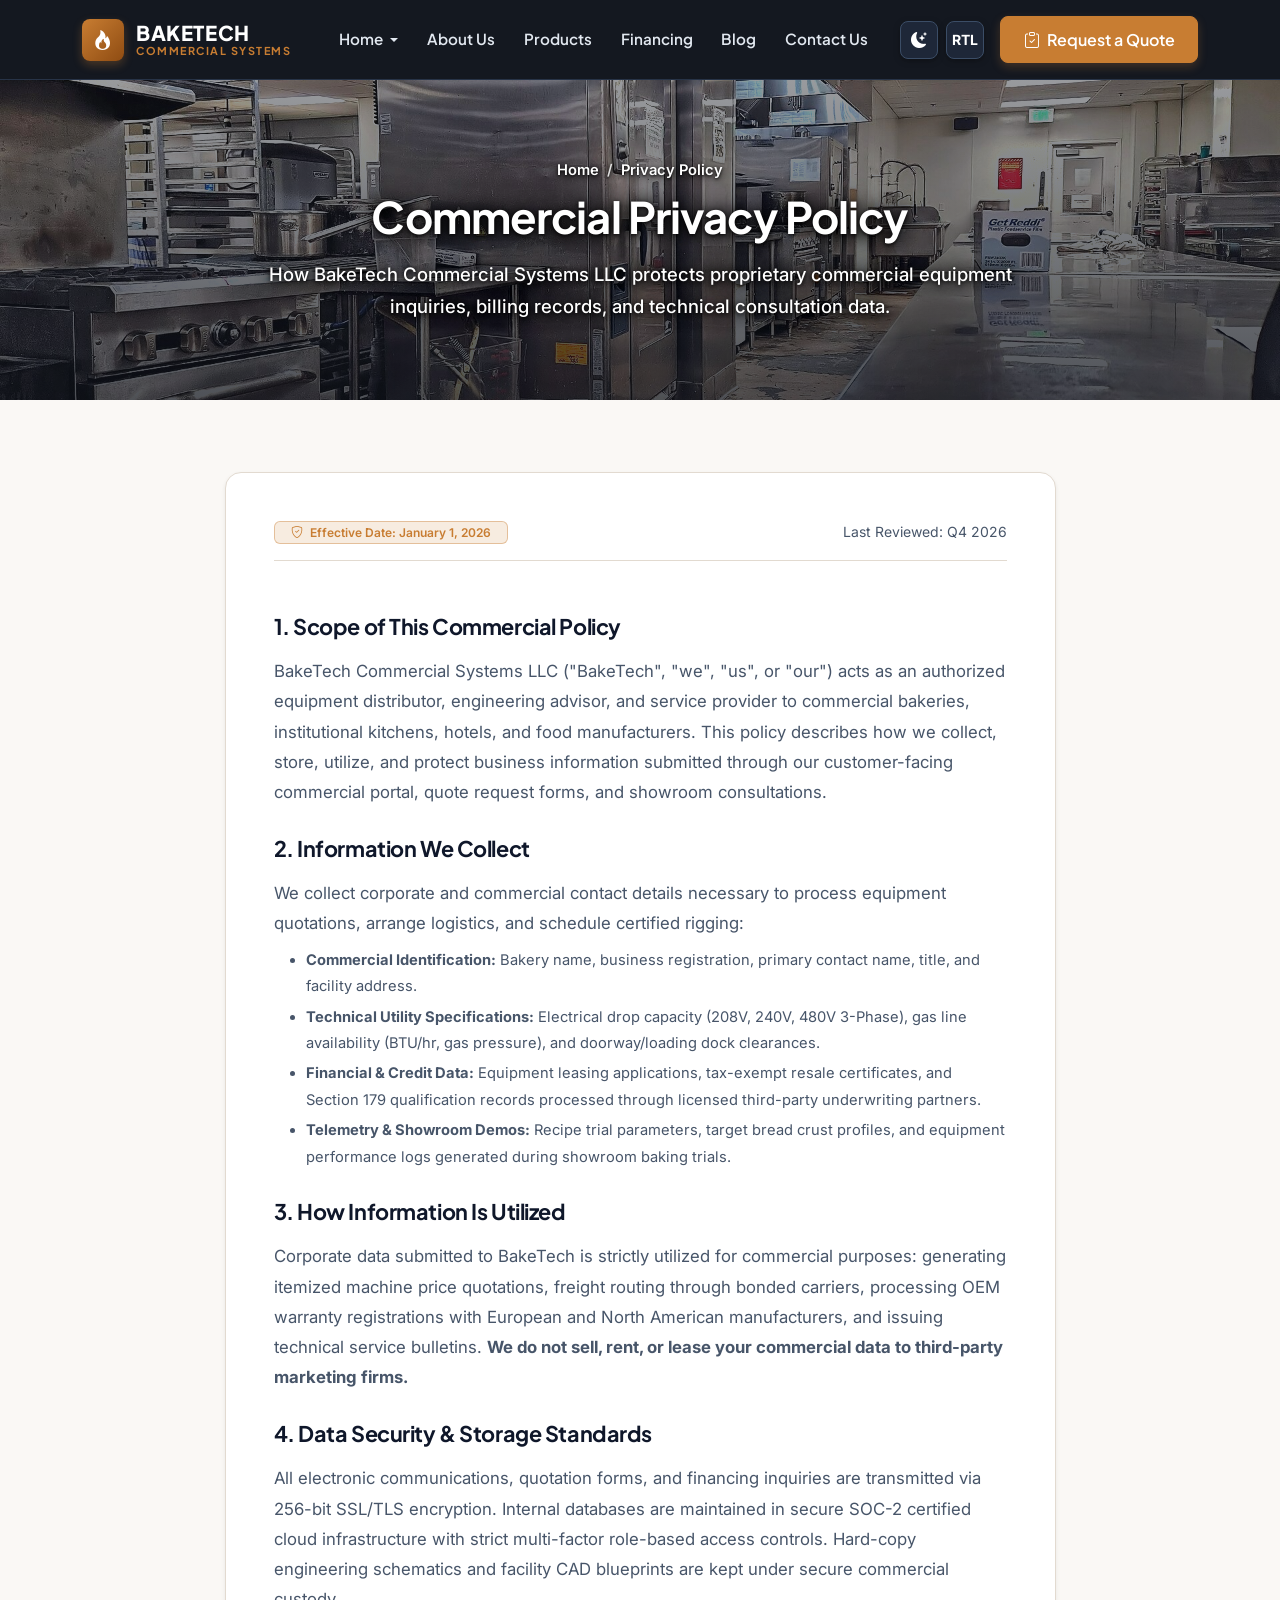
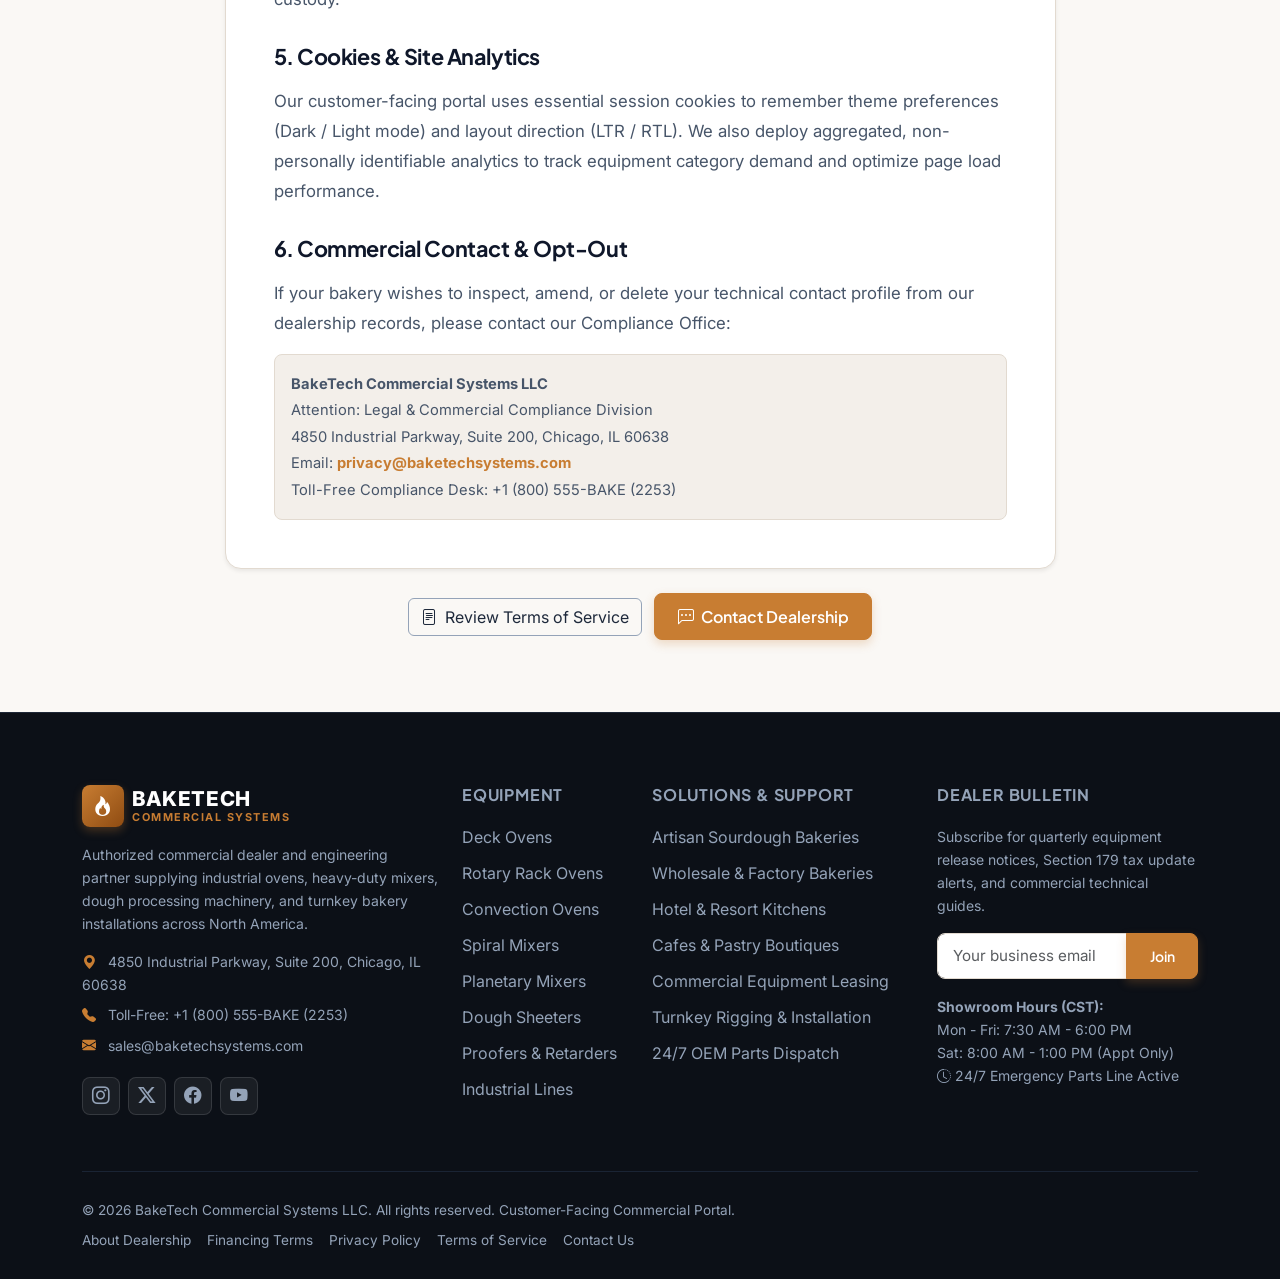
<file: privacy.html>
﻿<!DOCTYPE html>
<html lang="en" data-bs-theme="dark" dir="ltr">
<head>
  <meta charset="UTF-8">
  <meta name="viewport" content="width=device-width, initial-scale=1.0">
  <title>Privacy Policy | BakeTech Commercial Systems</title>
  <meta name="description" content="Commercial dealership privacy policy, customer data protection, quotation telemetry, and communications practices for BakeTech Commercial Systems.">
  <link rel="icon" type="image/svg+xml" href="data:image/svg+xml,<svg xmlns='http://www.w3.org/2000/svg' viewBox='0 0 100 100'><text y='.9em' font-size='90'>🔥</text></svg>">
  
  <link rel="preconnect" href="https://fonts.googleapis.com">
  <link rel="preconnect" href="https://fonts.gstatic.com" crossorigin>
  <link href="https://fonts.googleapis.com/css2?family=Plus+Jakarta+Sans:wght@400;500;600;700;800&family=Space+Grotesk:wght@500;600;700&display=swap" rel="stylesheet">
  
  <link href="https://cdn.jsdelivr.net/npm/bootstrap@5.3.2/dist/css/bootstrap.min.css" rel="stylesheet">
  <link rel="stylesheet" href="https://cdn.jsdelivr.net/npm/bootstrap-icons@1.11.2/font/bootstrap-icons.min.css">
  <link rel="stylesheet" href="assets/css/style.css">
</head>
<body>

  <!-- Navigation Bar -->
  <nav class="navbar navbar-expand-lg site-navbar sticky-top">
    <div class="container">
      <a class="navbar-brand" href="index.html">
        <div class="brand-icon-box">
          <i class="bi bi-fire"></i>
        </div>
        <div class="brand-text"><span class="brand-title">BAKETECH</span><span class="brand-subtitle">Commercial Systems</span></div>
      </a>

      <div class="d-flex align-items-center gap-2 d-lg-none mobile-controls">
        <button class="btn btn-utility theme-toggle-btn" aria-label="Toggle theme">
          <i class="bi bi-moon-stars-fill theme-toggle-icon"></i>
        </button>
        <button class="btn btn-utility rtl-toggle-btn" aria-label="Toggle RTL direction">
          <span class="rtl-label fw-bold small">RTL</span>
        </button>
        <button class="navbar-toggler" type="button" data-bs-toggle="collapse" data-bs-target="#navbarContent" aria-controls="navbarContent" aria-expanded="false" aria-label="Toggle navigation">
          <span class="navbar-toggler-icon"></span>
        </button>
      </div>

      <div class="collapse navbar-collapse" id="navbarContent">
        <ul class="navbar-nav mx-auto mb-2 mb-lg-0">
          <li class="nav-item dropdown">
            <a class="nav-link dropdown-toggle" href="#" role="button" data-bs-toggle="dropdown" aria-expanded="false">
              Home
            </a>
            <ul class="dropdown-menu">
              <li><a class="dropdown-item" href="index.html"><i class="bi bi-grid-fill me-2 text-copper"></i>Home 1: Commercial Equipment</a></li>
              <li><a class="dropdown-item" href="home-solutions.html"><i class="bi bi-building-gear me-2 text-copper"></i>Home 2: Solutions & Industry</a></li>
            </ul>
          </li>
          <li class="nav-item">
            <a class="nav-link" href="about.html">About Us</a>
          </li>
          <li class="nav-item">
            <a class="nav-link" href="products.html">Products</a>
          </li>
          <li class="nav-item">
            <a class="nav-link" href="financing.html">Financing</a>
          </li>
          <li class="nav-item">
            <a class="nav-link" href="blog.html">Blog</a>
          </li>
          <li class="nav-item">
            <a class="nav-link" href="contact.html">Contact Us</a>
          </li>
        </ul>

        <div class="d-none d-lg-flex align-items-center gap-2">
          <button class="btn btn-utility theme-toggle-btn" aria-label="Toggle dark/light theme" title="Toggle Theme">
            <i class="bi bi-moon-stars-fill theme-toggle-icon"></i>
          </button>
          <button class="btn btn-utility rtl-toggle-btn" aria-label="Toggle RTL layout" title="Toggle RTL">
            <span class="rtl-label fw-bold small">RTL</span>
          </button>
          <button class="btn btn-copper ms-2 open-quote-modal-btn" data-bs-toggle="modal" data-bs-target="#quoteModal">
            <i class="bi bi-clipboard-check me-1"></i> Request a Quote
          </button>
        </div>
      </div>
    </div>
  </nav>

  <!-- Page Hero Header -->
  <section class="page-hero">
    <img src="assets/images/hero/hero-about-showroom.jpg" alt="Commercial Privacy Policy" class="page-hero-bg">
    <div class="container text-center">
      <nav aria-label="breadcrumb">
        <ol class="breadcrumb justify-content-center mb-2 small">
          <li class="breadcrumb-item"><a href="index.html">Home</a></li>
          <li class="breadcrumb-item active text-white" aria-current="page">Privacy Policy</li>
        </ol>
      </nav>
      <h1 class="display-4 fw-bold text-white mb-3">Commercial Privacy Policy</h1>
      <p class="lead text-white fw-medium mb-0 mx-auto max-w-700">
        How BakeTech Commercial Systems LLC protects proprietary commercial equipment inquiries, billing records, and technical consultation data.
      </p>
    </div>
  </section>

  <!-- Main Policy Content -->
  <section class="py-5">
    <div class="container py-4">
      <div class="row justify-content-center">
        <div class="col-lg-9">
          
          <div class="card bg-surface border border-subtle rounded-4 p-4 p-md-5 shadow-sm mb-4">
            
            <div class="d-flex justify-content-between align-items-center pb-3 mb-4 border-bottom border-subtle">
              <span class="badge badge-copper-light text-copper px-3 py-1.5"><i class="bi bi-shield-check me-1"></i> Effective Date: January 1, 2026</span>
              <small class="text-muted">Last Reviewed: Q4 2026</small>
            </div>

            <div class="article-content">
              <h3 class="fw-bold mb-3 text-main">1. Scope of This Commercial Policy</h3>
              <p class="text-muted mb-4">
                BakeTech Commercial Systems LLC ("BakeTech", "we", "us", or "our") acts as an authorized equipment distributor, engineering advisor, and service provider to commercial bakeries, institutional kitchens, hotels, and food manufacturers. This policy describes how we collect, store, utilize, and protect business information submitted through our customer-facing commercial portal, quote request forms, and showroom consultations.
              </p>

              <h3 class="fw-bold mb-3 text-main">2. Information We Collect</h3>
              <p class="text-muted mb-2">We collect corporate and commercial contact details necessary to process equipment quotations, arrange logistics, and schedule certified rigging:</p>
              <ul class="text-muted small mb-4">
                <li class="mb-1"><strong>Commercial Identification:</strong> Bakery name, business registration, primary contact name, title, and facility address.</li>
                <li class="mb-1"><strong>Technical Utility Specifications:</strong> Electrical drop capacity (208V, 240V, 480V 3-Phase), gas line availability (BTU/hr, gas pressure), and doorway/loading dock clearances.</li>
                <li class="mb-1"><strong>Financial & Credit Data:</strong> Equipment leasing applications, tax-exempt resale certificates, and Section 179 qualification records processed through licensed third-party underwriting partners.</li>
                <li><strong>Telemetry & Showroom Demos:</strong> Recipe trial parameters, target bread crust profiles, and equipment performance logs generated during showroom baking trials.</li>
              </ul>

              <h3 class="fw-bold mb-3 text-main">3. How Information Is Utilized</h3>
              <p class="text-muted mb-4">
                Corporate data submitted to BakeTech is strictly utilized for commercial purposes: generating itemized machine price quotations, freight routing through bonded carriers, processing OEM warranty registrations with European and North American manufacturers, and issuing technical service bulletins. <strong>We do not sell, rent, or lease your commercial data to third-party marketing firms.</strong>
              </p>

              <h3 class="fw-bold mb-3 text-main">4. Data Security & Storage Standards</h3>
              <p class="text-muted mb-4">
                All electronic communications, quotation forms, and financing inquiries are transmitted via 256-bit SSL/TLS encryption. Internal databases are maintained in secure SOC-2 certified cloud infrastructure with strict multi-factor role-based access controls. Hard-copy engineering schematics and facility CAD blueprints are kept under secure commercial custody.
              </p>

              <h3 class="fw-bold mb-3 text-main">5. Cookies & Site Analytics</h3>
              <p class="text-muted mb-4">
                Our customer-facing portal uses essential session cookies to remember theme preferences (Dark / Light mode) and layout direction (LTR / RTL). We also deploy aggregated, non-personally identifiable analytics to track equipment category demand and optimize page load performance.
              </p>

              <h3 class="fw-bold mb-3 text-main">6. Commercial Contact & Opt-Out</h3>
              <p class="text-muted mb-3">
                If your bakery wishes to inspect, amend, or delete your technical contact profile from our dealership records, please contact our Compliance Office:
              </p>
              <div class="p-3 rounded-3 bg-surface-alt border border-subtle small text-muted">
                <strong>BakeTech Commercial Systems LLC</strong><br>
                Attention: Legal & Commercial Compliance Division<br>
                4850 Industrial Parkway, Suite 200, Chicago, IL 60638<br>
                Email: <a href="mailto:privacy@baketechsystems.com" class="text-copper fw-bold">privacy@baketechsystems.com</a><br>
                Toll-Free Compliance Desk: +1 (800) 555-BAKE (2253)
              </div>
            </div>

          </div>

          <div class="text-center">
            <a href="terms.html" class="btn btn-outline-secondary me-2"><i class="bi bi-file-text me-1"></i> Review Terms of Service</a>
            <a href="contact.html" class="btn btn-copper"><i class="bi bi-chat-left-dots me-1"></i> Contact Dealership</a>
          </div>

        </div>
      </div>
    </div>
  </section>

  <!-- Global Footer -->
  <footer class="site-footer">
    <div class="container">
      <div class="row g-4">
        <!-- Col 1: Brand & Contact -->
        <div class="col-lg-4">
          <a href="index.html" class="d-inline-flex align-items-center gap-2 mb-3 text-decoration-none">
            <div class="brand-icon-box">
              <i class="bi bi-fire"></i>
            </div>
            <div class="brand-text"><span class="brand-title text-white">BAKETECH</span><span class="brand-subtitle">Commercial Systems</span></div>
          </a>
          <p class="small footer-desc mb-3">
            Authorized commercial dealer and engineering partner supplying industrial ovens, heavy-duty mixers, dough processing machinery, and turnkey bakery installations across North America.
          </p>
          <div class="d-flex flex-column gap-2 small mb-3">
            <div><i class="bi bi-geo-alt-fill text-copper me-2"></i> 4850 Industrial Parkway, Suite 200, Chicago, IL 60638</div>
            <div><i class="bi bi-telephone-fill text-copper me-2"></i> Toll-Free: +1 (800) 555-BAKE (2253)</div>
            <div><i class="bi bi-envelope-fill text-copper me-2"></i> sales@baketechsystems.com</div>
          </div>
          <!-- Verified Social Media Links -->
          <div class="d-flex gap-2 pt-1">
            <a href="https://instagram.com" target="_blank" rel="noopener noreferrer" class="social-icon-btn" aria-label="Instagram" title="Follow BakeTech on Instagram">
              <i class="bi bi-instagram"></i>
            </a>
            <a href="https://x.com" target="_blank" rel="noopener noreferrer" class="social-icon-btn" aria-label="X (Twitter)" title="Follow BakeTech on X">
              <i class="bi bi-twitter-x"></i>
            </a>
            <a href="https://facebook.com" target="_blank" rel="noopener noreferrer" class="social-icon-btn" aria-label="Facebook" title="Follow BakeTech on Facebook">
              <i class="bi bi-facebook"></i>
            </a>
            <a href="https://youtube.com" target="_blank" rel="noopener noreferrer" class="social-icon-btn" aria-label="YouTube" title="Subscribe to BakeTech on YouTube">
              <i class="bi bi-youtube"></i>
            </a>
          </div>
        </div>

        <!-- Col 2: Equipment Categories -->
        <div class="col-sm-6 col-lg-2">
          <h5>Equipment</h5>
          <ul class="footer-links">
            <li><a href="products.html?cat=deck-ovens">Deck Ovens</a></li>
            <li><a href="products.html?cat=rotary-rack-ovens">Rotary Rack Ovens</a></li>
            <li><a href="products.html?cat=convection-ovens">Convection Ovens</a></li>
            <li><a href="products.html?cat=spiral-mixers">Spiral Mixers</a></li>
            <li><a href="products.html?cat=planetary-mixers">Planetary Mixers</a></li>
            <li><a href="products.html?cat=dough-sheeters">Dough Sheeters</a></li>
            <li><a href="products.html?cat=proofers-retarders">Proofers & Retarders</a></li>
            <li><a href="products.html?cat=industrial-equipment">Industrial Lines</a></li>
          </ul>
        </div>

        <!-- Col 3: Industry Solutions & Services -->
        <div class="col-sm-6 col-lg-3">
          <h5>Solutions & Support</h5>
          <ul class="footer-links">
            <li><a href="home-solutions.html#artisan">Artisan Sourdough Bakeries</a></li>
            <li><a href="home-solutions.html#wholesale">Wholesale & Factory Bakeries</a></li>
            <li><a href="home-solutions.html#hotel">Hotel & Resort Kitchens</a></li>
            <li><a href="home-solutions.html#cafe">Cafes & Pastry Boutiques</a></li>
            <li><a href="financing.html">Commercial Equipment Leasing</a></li>
            <li><a href="about.html#service">Turnkey Rigging & Installation</a></li>
            <li><a href="contact.html#support">24/7 OEM Parts Dispatch</a></li>
          </ul>
        </div>

        <!-- Col 4: Newsletter & Showroom Hours -->
        <div class="col-lg-3">
          <h5>Dealer Bulletin</h5>
          <p class="small footer-desc mb-3">
            Subscribe for quarterly equipment release notices, Section 179 tax update alerts, and commercial technical guides.
          </p>
          <form class="needs-validation mb-3" novalidate>
            <div class="input-group">
              <input type="email" class="form-control form-control-sm email-format-input" placeholder="Your business email" required>
              <button class="btn btn-copper btn-sm" type="submit">Join</button>
            </div>
          </form>
          <div class="showroom-hours small">
            <strong>Showroom Hours (CST):</strong><br>
            Mon - Fri: 7:30 AM - 6:00 PM<br>
            Sat: 8:00 AM - 1:00 PM (Appt Only)<br>
            <span class="emergency-parts-line"><i class="bi bi-clock-history me-1"></i>24/7 Emergency Parts Line Active</span>
          </div>
        </div>
      </div>

      <!-- Bottom Bar -->
      <div class="footer-bottom d-flex flex-wrap justify-content-between align-items-center gap-2">
        <div>
          &copy; <span class="current-year">2026</span> BakeTech Commercial Systems LLC. All rights reserved. Customer-Facing Commercial Portal.
        </div>
        <div class="d-flex flex-wrap gap-3 footer-legal-links">
          <a href="about.html">About Dealership</a>
          <a href="financing.html">Financing Terms</a>
          <a href="privacy.html">Privacy Policy</a>
          <a href="terms.html">Terms of Service</a>
          <a href="contact.html">Contact Us</a>
        </div>
      </div>
    </div>
  </footer>

  <!-- Universal Quote Modal -->
  <div class="modal fade" id="quoteModal" tabindex="-1" aria-labelledby="quoteModalLabel" aria-hidden="true">
    <div class="modal-dialog modal-lg modal-dialog-centered">
      <div class="modal-content bg-surface border border-subtle">
        <div class="modal-header border-subtle">
          <div>
            <h5 class="modal-title fw-bold" id="quoteModalLabel">Request Commercial Equipment Quote</h5>
            <small class="text-muted">Direct factory dealer pricing, freight estimates & Section 179 guidance.</small>
          </div>
          <button type="button" class="btn-close" data-bs-dismiss="modal" aria-label="Close"></button>
        </div>
        <div class="modal-body p-4">
          <form class="needs-validation" novalidate id="modalQuoteForm">
            <div class="row g-3">
              <div class="col-md-6">
                <label class="form-label">Full Name <span class="text-danger">*</span></label>
                <input type="text" class="form-control name-only-input" placeholder="e.g. Marcus Vance" pattern="^[A-Za-z\s\.\'\-]{2,50}$" title="Name must only contain letters" required>
                <div class="invalid-feedback">Please enter your full name (letters only).</div>
              </div>
              <div class="col-md-6">
                <label class="form-label">Bakery / Company Name <span class="text-danger">*</span></label>
                <input type="text" class="form-control" placeholder="e.g. Vance Artisan Sourdough Co." required>
                <div class="invalid-feedback">Please provide your business name.</div>
              </div>
              <div class="col-md-6">
                <label class="form-label">Business Email <span class="text-danger">*</span></label>
                <input type="email" class="form-control email-format-input" placeholder="marcus@vancebakery.com" pattern="^[a-zA-Z0-9._%+\-]+@[a-zA-Z0-9.\-]+\.[a-zA-Z]{2,}$" required>
                <div class="invalid-feedback">Please provide a valid business email.</div>
              </div>
              <div class="col-md-6">
                <label class="form-label">Commercial Phone <span class="text-danger">*</span></label>
                <input type="tel" class="form-control phone-numbers-only-input" placeholder="(312) 555-0199" pattern="^[\d\s+\-\(\)]{7,25}$" required>
                <div class="invalid-feedback">Please provide a phone number (numbers only).</div>
              </div>
              <div class="col-12 mt-3">
                <button type="submit" class="btn btn-copper w-100 py-2">
                  <i class="bi bi-file-earmark-check me-2"></i> Submit Equipment Quote Request
                </button>
              </div>
            </div>
          </form>
        </div>
      </div>
    </div>
  </div>

  <script src="https://cdn.jsdelivr.net/npm/bootstrap@5.3.2/dist/js/bootstrap.bundle.min.js"></script>
  <script src="assets/js/main.js"></script>
</body>
</html>
</file>
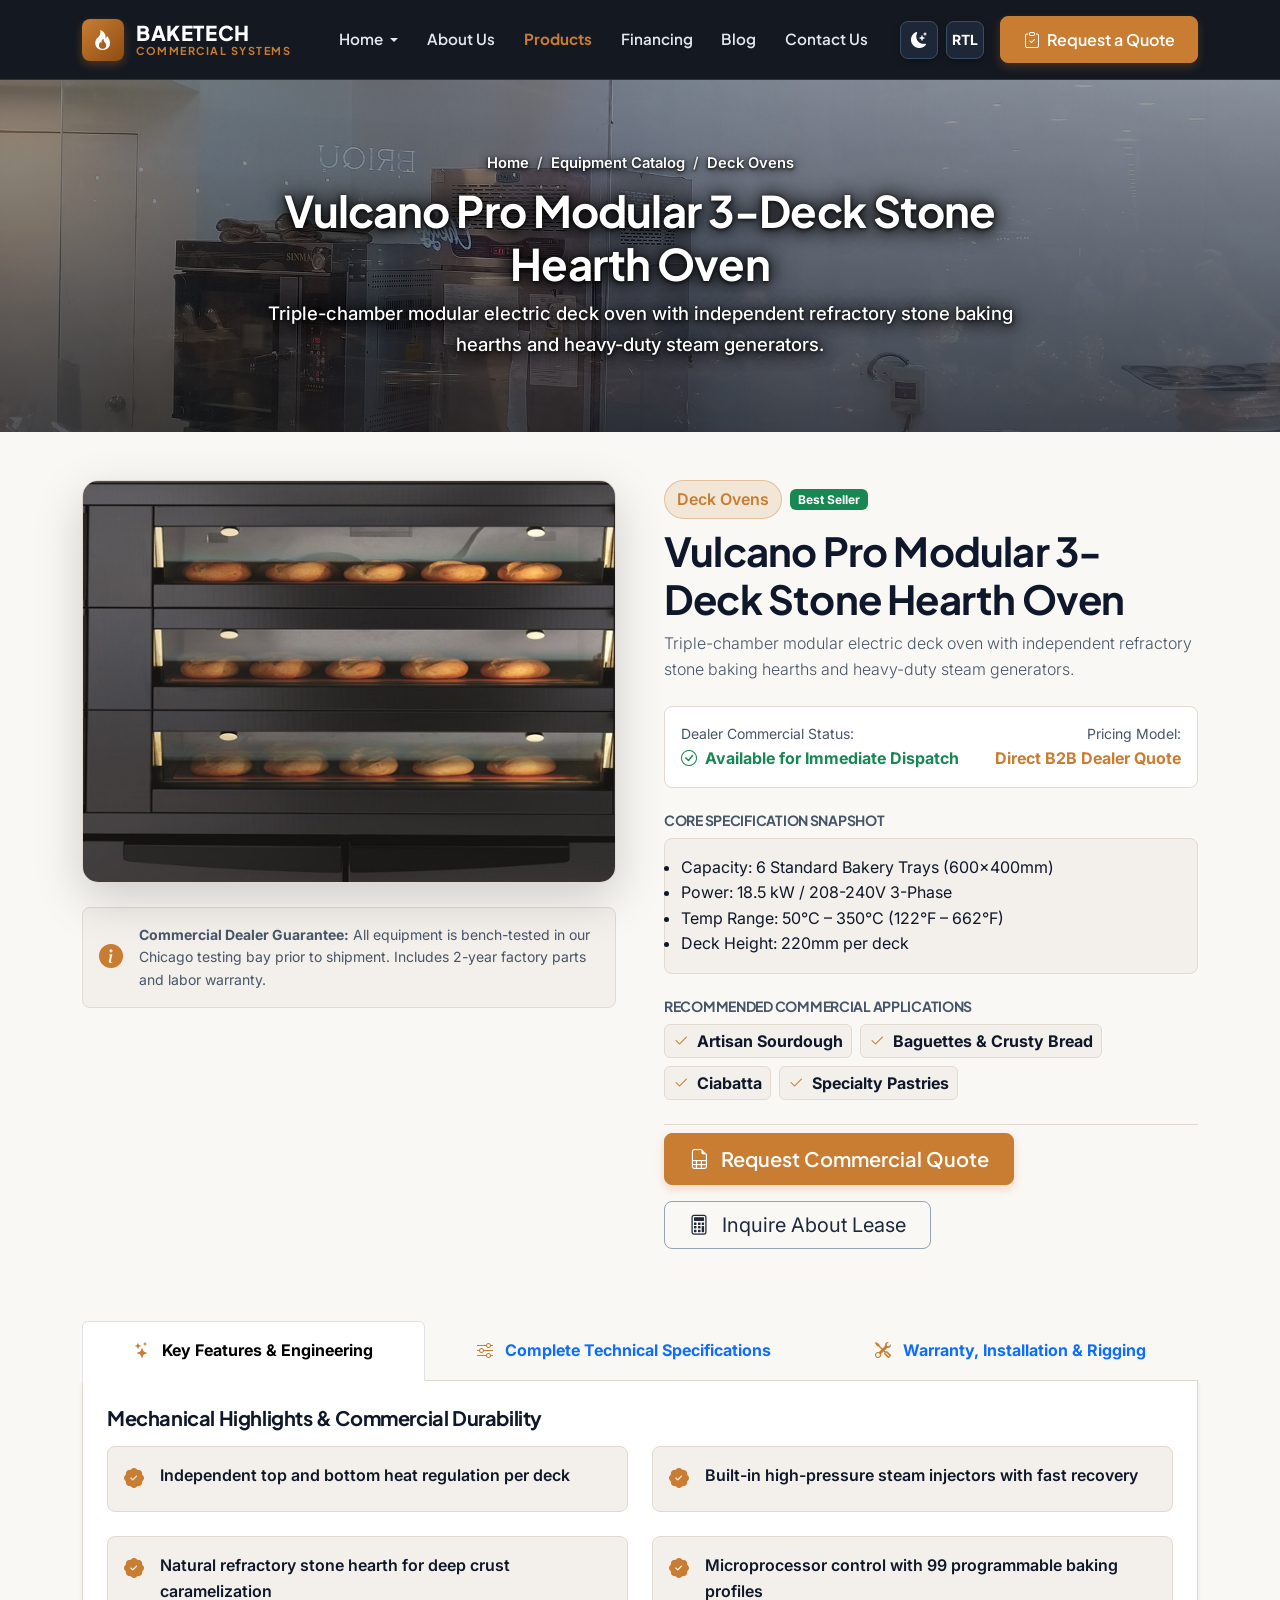
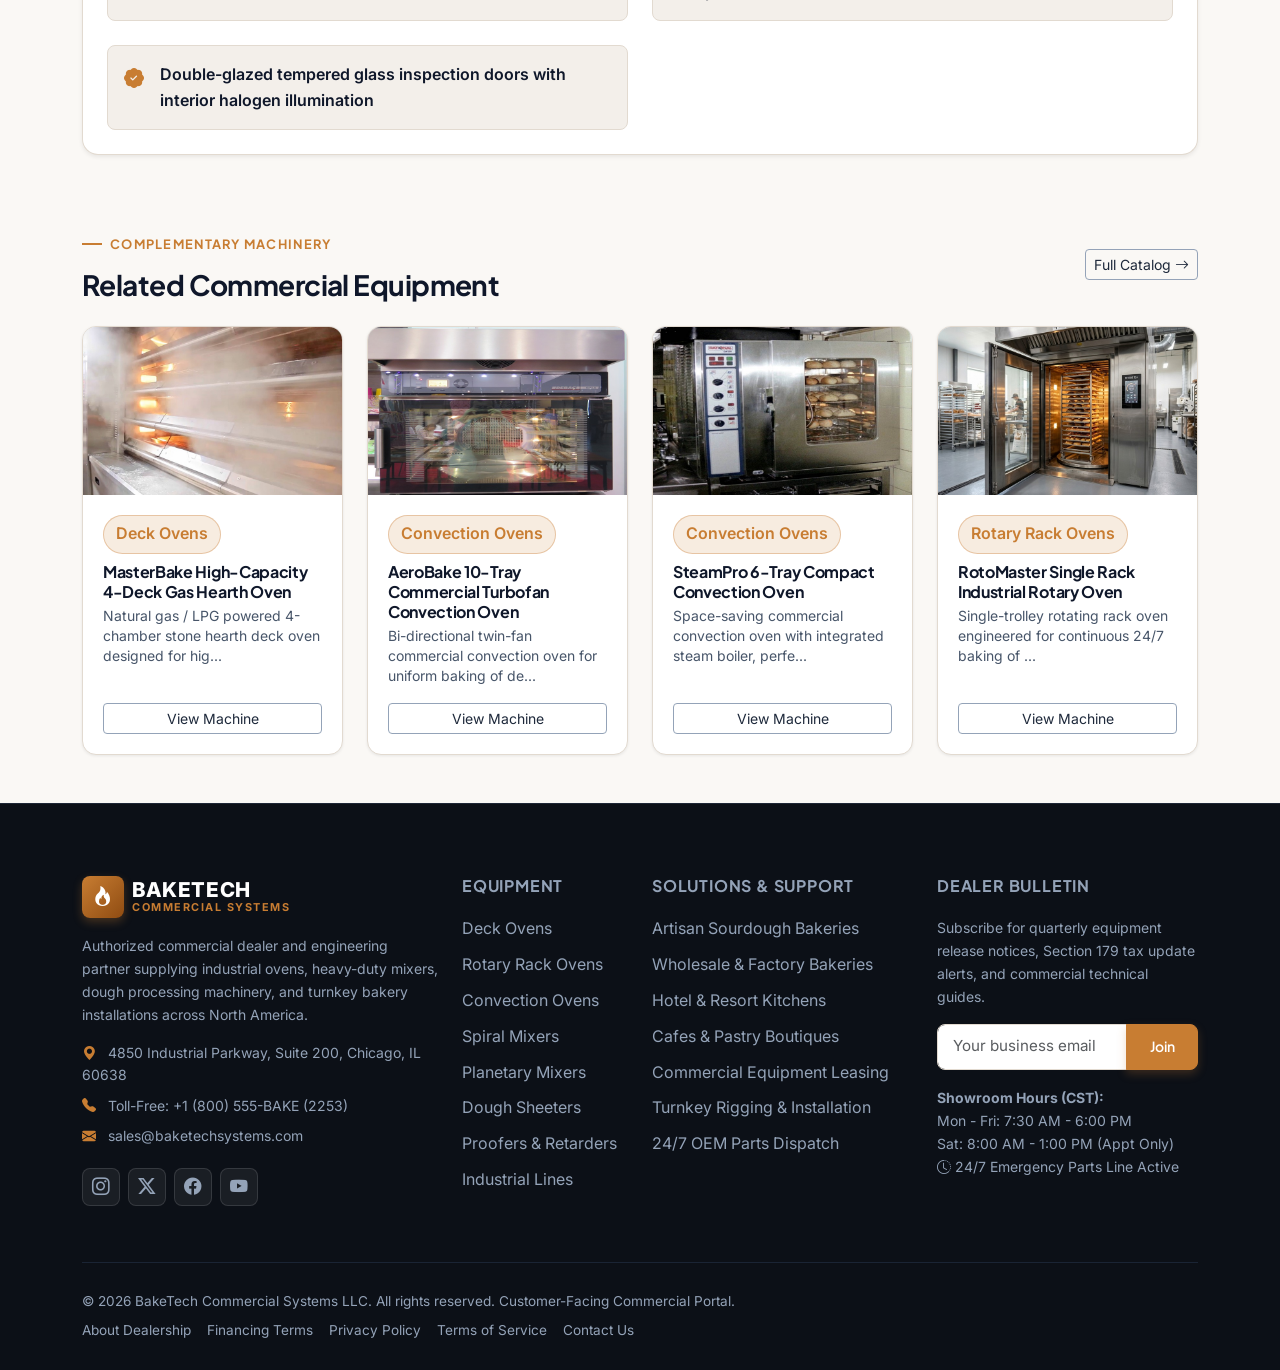
<file: product-detail.html>
﻿<!DOCTYPE html>
<html lang="en" data-bs-theme="light" dir="ltr">
<head>
  <meta charset="UTF-8">
  <meta name="viewport" content="width=device-width, initial-scale=1.0">
  <title id="pageTitle">Commercial Bakery Equipment Details | BakeTech Commercial Systems</title>
  <meta name="description" content="Technical specifications, features, applications, and commercial quote request for industrial bakery machinery from BakeTech Commercial Systems.">
  <meta name="keywords" content="commercial bakery equipment specifications, industrial oven specs, bakery machine details">
  
  <!-- Favicon -->
  <link rel="icon" type="image/svg+xml" href="data:image/svg+xml,<svg xmlns='http://www.w3.org/2000/svg' viewBox='0 0 32 32'><rect width='32' height='32' rx='6' fill='%23C87D32'/><path d='M8 10h16v12H8z' fill='none' stroke='white' stroke-width='2'/><path d='M11 15h10M11 18h6' stroke='white' stroke-width='2' stroke-linecap='round'/></svg>">

  <!-- Local Vendor CSS -->
  <link rel="stylesheet" href="assets/vendor/bootstrap/bootstrap.min.css">
  <link rel="stylesheet" href="assets/vendor/bootstrap-icons/bootstrap-icons.min.css">

  <!-- Custom Core & RTL Styles -->
  <link rel="stylesheet" href="assets/css/style.css">
  <link rel="stylesheet" href="assets/css/rtl.css">
</head>
<body>

  <!-- Global Master Navigation Bar -->
  <nav class="navbar navbar-expand-lg site-navbar sticky-top">
    <div class="container">
      <a class="navbar-brand" href="index.html">
        <div class="brand-icon-box">
          <i class="bi bi-fire"></i>
        </div>
        <div class="brand-text"><span class="brand-title">BAKETECH</span><span class="brand-subtitle">Commercial Systems</span></div>
      </a>

      <!-- Mobile Controls (Theme, RTL, Hamburger) -->
      <div class="d-flex align-items-center gap-2 d-lg-none mobile-controls">
        <button class="btn btn-utility theme-toggle-btn" aria-label="Toggle theme">
          <i class="bi bi-moon-stars-fill theme-toggle-icon"></i>
        </button>
        <button class="btn btn-utility rtl-toggle-btn" aria-label="Toggle RTL direction">
          <span class="rtl-label fw-bold small">RTL</span>
        </button>
        <button class="navbar-toggler" type="button" data-bs-toggle="collapse" data-bs-target="#mainNavbar" aria-controls="mainNavbar" aria-expanded="false" aria-label="Toggle navigation">
          <span class="navbar-toggler-icon"></span>
        </button>
      </div>

      <!-- Navigation Links -->
      <div class="collapse navbar-collapse" id="mainNavbar">
        <ul class="navbar-nav mx-auto mb-2 mb-lg-0">
          <li class="nav-item dropdown">
            <a class="nav-link dropdown-toggle" href="#" role="button" data-bs-toggle="dropdown" aria-expanded="false">
              Home
            </a>
            <ul class="dropdown-menu">
              <li><a class="dropdown-item" href="index.html"><i class="bi bi-layout-text-window-reverse me-2 text-copper"></i> Home 1: Commercial Equipment</a></li>
              <li><a class="dropdown-item" href="home-solutions.html"><i class="bi bi-grid-1x2-fill me-2 text-copper"></i> Home 2: Solutions & Industry</a></li>
            </ul>
          </li>
          <li class="nav-item">
            <a class="nav-link" href="about.html">About Us</a>
          </li>
          <li class="nav-item">
            <a class="nav-link active" href="products.html">Products</a>
          </li>
          <li class="nav-item">
            <a class="nav-link" href="financing.html">Financing</a>
          </li>
          <li class="nav-item">
            <a class="nav-link" href="blog.html">Blog</a>
          </li>
          <li class="nav-item">
            <a class="nav-link" href="contact.html">Contact Us</a>
          </li>
        </ul>

        <!-- Right Utilities & Quote CTA -->
        <div class="d-none d-lg-flex align-items-center gap-2">
          <button class="btn btn-utility theme-toggle-btn" aria-label="Toggle dark/light theme" title="Toggle Theme">
            <i class="bi bi-moon-stars-fill theme-toggle-icon"></i>
          </button>
          <button class="btn btn-utility rtl-toggle-btn" aria-label="Toggle RTL layout" title="Toggle RTL">
            <span class="rtl-label fw-bold small">RTL</span>
          </button>
          <button type="button" class="btn btn-copper ms-2" data-bs-toggle="modal" data-bs-target="#quoteModal">
            <i class="bi bi-clipboard-check me-1"></i> Request a Quote
          </button>
        </div>
      </div>
    </div>
  </nav>

  <!-- Page Hero (Clearly Visible Hero Image with Center-Aligned Content) -->
  <section class="page-hero">
    <img src="assets/images/hero/hero-product-detail.jpg" alt="Commercial Bakery Equipment Specification & Engineering" class="page-hero-bg">
    <div class="container text-center">
      <nav aria-label="breadcrumb">
        <ol class="breadcrumb mb-2 small justify-content-center" id="heroDetailBreadcrumbs">
          <li class="breadcrumb-item"><a href="index.html">Home</a></li>
          <li class="breadcrumb-item"><a href="products.html">Equipment Catalog</a></li>
          <li class="breadcrumb-item active text-white" aria-current="page" id="heroDetailCategoryName">Commercial Machinery</li>
        </ol>
      </nav>
      <h1 class="display-4 fw-bold text-white mb-2" id="heroDetailTitle">Commercial Equipment Specifications</h1>
      <p class="lead text-white fw-medium mb-0 mx-auto max-w-700" id="heroDetailSubtitle">
        Factory-direct certified commercial baking machinery, engineered for heavy-duty food production and artisan excellence.
      </p>
    </div>
  </section>

  <!-- Main Product Detail View Section -->
  <section class="py-5">
    <div class="container">
      <div class="row g-5">
        
        <!-- Left Column: Primary High-Resolution Equipment Showcase -->
        <div class="col-lg-6">
          <div class="product-gallery-main rounded-4 overflow-hidden shadow-lg border border-subtle">
            <img id="detailMainImg" src="assets/images/products/prod-deck-oven-3deck.jpg" alt="Commercial Bakery Equipment Main View" class="w-100 object-fit-cover" style="min-height: 440px; max-height: 520px;">
          </div>

          <div class="p-3 mt-4 rounded-3 bg-surface-alt border border-subtle small text-muted d-flex align-items-center gap-3">
            <i class="bi bi-info-circle-fill text-copper fs-4"></i>
            <div>
              <strong>Commercial Dealer Guarantee:</strong> All equipment is bench-tested in our Chicago testing bay prior to shipment. Includes 2-year factory parts and labor warranty.
            </div>
          </div>
        </div>

        <!-- Right Column: Product Overview, Badges, Key Actions -->
        <div class="col-lg-6">
          <div class="d-flex align-items-center gap-2 mb-2">
            <span class="badge-copper" id="detailCategoryBadge">Category</span>
            <span class="badge bg-success" id="detailBadge">Verified OEM</span>
          </div>

          <h1 class="display-6 fw-bold mb-2" id="detailTitle">Product Name</h1>
          <p class="text-muted mb-4 lead fs-6" id="detailShortDesc">Detailed short description of this commercial machine.</p>

          <div class="p-3 rounded-3 bg-surface border border-subtle mb-4">
            <div class="d-flex justify-content-between align-items-center">
              <div>
                <span class="small text-muted d-block">Dealer Commercial Status:</span>
                <strong class="text-success fs-6"><i class="bi bi-check-circle me-1"></i> Available for Immediate Dispatch</strong>
              </div>
              <div class="text-end">
                <span class="small text-muted d-block">Pricing Model:</span>
                <strong class="text-copper fs-6">Direct B2B Dealer Quote</strong>
              </div>
            </div>
          </div>

          <!-- Quick Spec Highlights List -->
          <h6 class="fw-bold mb-2 text-uppercase small text-muted">Core Specification Snapshot</h6>
          <ul class="card-specs-list mb-4 p-3 bg-surface-alt rounded-3 border border-subtle" id="detailQuickSpecs">
            <!-- Dynamically populated -->
          </ul>

          <!-- Applications Tag Cloud -->
          <h6 class="fw-bold mb-2 text-uppercase small text-muted">Recommended Commercial Applications</h6>
          <div class="d-flex flex-wrap gap-2 mb-4" id="detailAppsCloud">
            <!-- Dynamically populated -->
          </div>

          <!-- CTAs -->
          <div class="d-flex flex-wrap gap-3 pt-2 border-top border-subtle">
            <button type="button" class="btn btn-copper btn-lg px-4" id="detailQuoteBtn" data-bs-toggle="modal" data-bs-target="#quoteModal">
              <i class="bi bi-file-earmark-spreadsheet me-2"></i> Request Commercial Quote
            </button>
            <a href="financing.html" class="btn btn-outline-secondary btn-lg px-4">
              <i class="bi bi-calculator me-2"></i> Inquire About Lease
            </a>
          </div>
        </div>

      </div>

      <!-- Deep-Dive Information Tabs Section -->
      <div class="mt-5 pt-4">
        <ul class="nav nav-tabs nav-fill border-subtle" id="productTabs" role="tablist">
          <li class="nav-item" role="presentation">
            <button class="nav-link active fw-bold py-3" id="features-tab" data-bs-toggle="tab" data-bs-target="#featuresTabPane" type="button" role="tab" aria-controls="featuresTabPane" aria-selected="true">
              <i class="bi bi-stars text-copper me-2"></i> Key Features & Engineering
            </button>
          </li>
          <li class="nav-item" role="presentation">
            <button class="nav-link fw-bold py-3" id="specs-tab" data-bs-toggle="tab" data-bs-target="#specsTabPane" type="button" role="tab" aria-controls="specsTabPane" aria-selected="false">
              <i class="bi bi-sliders text-copper me-2"></i> Complete Technical Specifications
            </button>
          </li>
          <li class="nav-item" role="presentation">
            <button class="nav-link fw-bold py-3" id="support-tab" data-bs-toggle="tab" data-bs-target="#supportTabPane" type="button" role="tab" aria-controls="supportTabPane" aria-selected="false">
              <i class="bi bi-tools text-copper me-2"></i> Warranty, Installation & Rigging
            </button>
          </li>
        </ul>

        <div class="tab-content p-4 bg-surface border border-top-0 border-subtle rounded-bottom-4 shadow-sm" id="productTabsContent">
          <!-- Tab 1: Key Features -->
          <div class="tab-pane fade show active" id="featuresTabPane" role="tabpanel" aria-labelledby="features-tab">
            <h5 class="fw-bold mb-3">Mechanical Highlights & Commercial Durability</h5>
            <div class="row g-4" id="detailFeaturesList">
              <!-- Dynamically populated -->
            </div>
          </div>

          <!-- Tab 2: Full Technical Specifications -->
          <div class="tab-pane fade" id="specsTabPane" role="tabpanel" aria-labelledby="specs-tab">
            <h5 class="fw-bold mb-3">Factory Engineering Specifications</h5>
            <div class="table-responsive">
              <table class="table table-bordered table-striped spec-table align-middle">
                <tbody id="detailSpecsTableBody">
                  <!-- Dynamically populated -->
                </tbody>
              </table>
            </div>
            <p class="small text-muted mb-0">
              <em>*Note: Technical specifications reflect standard factory configuration. Custom 3-phase voltages, gas BTU conversions, and specialized attachments are available upon request.</em>
            </p>
          </div>

          <!-- Tab 3: Warranty & Support -->
          <div class="tab-pane fade" id="supportTabPane" role="tabpanel" aria-labelledby="support-tab">
            <h5 class="fw-bold mb-3">Certified Commercial Lifecycle Support</h5>
            <div class="row g-4">
              <div class="col-md-4">
                <div class="p-3 rounded-3 bg-surface-alt border border-subtle h-100">
                  <h6 class="fw-bold text-copper mb-2"><i class="bi bi-award-fill me-1"></i> 2-Year Commercial Warranty</h6>
                  <p class="small text-muted mb-0">Full factory warranty covering all electrical, mechanical, and heating components with in-field labor support.</p>
                </div>
              </div>
              <div class="col-md-4">
                <div class="p-3 rounded-3 bg-surface-alt border border-subtle h-100">
                  <h6 class="fw-bold text-copper mb-2"><i class="bi bi-truck me-1"></i> Turnkey Millwright Rigging</h6>
                  <p class="small text-muted mb-0">We coordinate dock delivery, doorway clearances, rigging into position, and utility coupling.</p>
                </div>
              </div>
              <div class="col-md-4">
                <div class="p-3 rounded-3 bg-surface-alt border border-subtle h-100">
                  <h6 class="fw-bold text-copper mb-2"><i class="bi bi-box-seam me-1"></i> Guaranteed Parts Stock</h6>
                  <p class="small text-muted mb-0">Replacement contactors, heating elements, and gaskets maintained in our central Chicago depot.</p>
                </div>
              </div>
            </div>
          </div>
        </div>
      </div>

      <!-- Related Equipment Section -->
      <div class="mt-5 pt-4">
        <div class="d-flex justify-content-between align-items-center mb-4">
          <div>
            <div class="section-tag">Complementary Machinery</div>
            <h3 class="fw-bold mb-0">Related Commercial Equipment</h3>
          </div>
          <a href="products.html" class="btn btn-outline-secondary btn-sm">Full Catalog <i class="bi bi-arrow-right"></i></a>
        </div>
        <div class="row g-4" id="detailRelatedGrid">
          <!-- Dynamically populated -->
        </div>
      </div>

    </div>
  </section>

  <!-- Global Footer -->
  <footer class="site-footer">
    <div class="container">
      <div class="row g-4">
        <!-- Col 1: Brand & Contact -->
        <div class="col-lg-4">
          <a href="index.html" class="d-inline-flex align-items-center gap-2 mb-3 text-decoration-none">
            <div class="brand-icon-box">
              <i class="bi bi-fire"></i>
            </div>
            <div class="brand-text"><span class="brand-title text-white">BAKETECH</span><span class="brand-subtitle">Commercial Systems</span></div>
          </a>
          <p class="small footer-desc mb-3">
            Authorized commercial dealer and engineering partner supplying industrial ovens, heavy-duty mixers, dough processing machinery, and turnkey bakery installations across North America.
          </p>
          <div class="d-flex flex-column gap-2 small mb-3">
            <div><i class="bi bi-geo-alt-fill text-copper me-2"></i> 4850 Industrial Parkway, Suite 200, Chicago, IL 60638</div>
            <div><i class="bi bi-telephone-fill text-copper me-2"></i> Toll-Free: +1 (800) 555-BAKE (2253)</div>
            <div><i class="bi bi-envelope-fill text-copper me-2"></i> sales@baketechsystems.com</div>
          </div>
          <!-- Verified Social Media Links -->
          <div class="d-flex gap-2 pt-1">
            <a href="https://instagram.com" target="_blank" rel="noopener noreferrer" class="social-icon-btn" aria-label="Instagram" title="Follow BakeTech on Instagram">
              <i class="bi bi-instagram"></i>
            </a>
            <a href="https://x.com" target="_blank" rel="noopener noreferrer" class="social-icon-btn" aria-label="X (Twitter)" title="Follow BakeTech on X">
              <i class="bi bi-twitter-x"></i>
            </a>
            <a href="https://facebook.com" target="_blank" rel="noopener noreferrer" class="social-icon-btn" aria-label="Facebook" title="Follow BakeTech on Facebook">
              <i class="bi bi-facebook"></i>
            </a>
            <a href="https://youtube.com" target="_blank" rel="noopener noreferrer" class="social-icon-btn" aria-label="YouTube" title="Subscribe to BakeTech on YouTube">
              <i class="bi bi-youtube"></i>
            </a>
          </div>
        </div>

        <!-- Col 2: Equipment Categories -->
        <div class="col-sm-6 col-lg-2">
          <h5>Equipment</h5>
          <ul class="footer-links">
            <li><a href="products.html?cat=deck-ovens">Deck Ovens</a></li>
            <li><a href="products.html?cat=rotary-rack-ovens">Rotary Rack Ovens</a></li>
            <li><a href="products.html?cat=convection-ovens">Convection Ovens</a></li>
            <li><a href="products.html?cat=spiral-mixers">Spiral Mixers</a></li>
            <li><a href="products.html?cat=planetary-mixers">Planetary Mixers</a></li>
            <li><a href="products.html?cat=dough-sheeters">Dough Sheeters</a></li>
            <li><a href="products.html?cat=proofers-retarders">Proofers & Retarders</a></li>
            <li><a href="products.html?cat=industrial-equipment">Industrial Lines</a></li>
          </ul>
        </div>

        <!-- Col 3: Industry Solutions & Services -->
        <div class="col-sm-6 col-lg-3">
          <h5>Solutions & Support</h5>
          <ul class="footer-links">
            <li><a href="home-solutions.html#artisan">Artisan Sourdough Bakeries</a></li>
            <li><a href="home-solutions.html#wholesale">Wholesale & Factory Bakeries</a></li>
            <li><a href="home-solutions.html#hotel">Hotel & Resort Kitchens</a></li>
            <li><a href="home-solutions.html#cafe">Cafes & Pastry Boutiques</a></li>
            <li><a href="financing.html">Commercial Equipment Leasing</a></li>
            <li><a href="about.html#service">Turnkey Rigging & Installation</a></li>
            <li><a href="contact.html#support">24/7 OEM Parts Dispatch</a></li>
          </ul>
        </div>

        <!-- Col 4: Newsletter & Showroom Hours -->
        <div class="col-lg-3">
          <h5>Dealer Bulletin</h5>
          <p class="small footer-desc mb-3">
            Subscribe for quarterly equipment release notices, Section 179 tax update alerts, and commercial technical guides.
          </p>
          <form class="needs-validation mb-3" novalidate>
            <div class="input-group">
              <input type="email" class="form-control form-control-sm email-format-input" placeholder="Your business email" required>
              <button class="btn btn-copper btn-sm" type="submit">Join</button>
            </div>
          </form>
          <div class="showroom-hours small">
            <strong>Showroom Hours (CST):</strong><br>
            Mon - Fri: 7:30 AM - 6:00 PM<br>
            Sat: 8:00 AM - 1:00 PM (Appt Only)<br>
            <span class="emergency-parts-line"><i class="bi bi-clock-history me-1"></i>24/7 Emergency Parts Line Active</span>
          </div>
        </div>
      </div>

      <!-- Bottom Bar -->
      <div class="footer-bottom d-flex flex-wrap justify-content-between align-items-center gap-2">
        <div>
          &copy; <span class="current-year">2026</span> BakeTech Commercial Systems LLC. All rights reserved. Customer-Facing Commercial Portal.
        </div>
        <div class="d-flex flex-wrap gap-3 footer-legal-links">
          <a href="about.html">About Dealership</a>
          <a href="financing.html">Financing Terms</a>
          <a href="privacy.html">Privacy Policy</a>
          <a href="terms.html">Terms of Service</a>
          <a href="contact.html">Contact Us</a>
        </div>
      </div>
    </div>
  </footer>

  <!-- Quick Quote Request Modal (Global) -->
  <div class="modal fade" id="quoteModal" tabindex="-1" aria-labelledby="quoteModalLabel" aria-hidden="true">
    <div class="modal-dialog modal-dialog-centered modal-lg">
      <div class="modal-content bg-surface border border-subtle">
        <div class="modal-header border-bottom border-subtle">
          <div class="d-flex align-items-center gap-2">
            <div class="brand-icon-box" style="width: 32px; height: 32px; font-size: 0.9rem;">
              <i class="bi bi-file-earmark-text"></i>
            </div>
            <div>
              <h5 class="modal-title fw-bold mb-0" id="quoteModalLabel">Request Commercial Equipment Quote</h5>
              <small class="text-muted">Direct B2B dealer pricing & utility compatibility assessment</small>
            </div>
          </div>
          <button type="button" class="btn-close" data-bs-dismiss="modal" aria-label="Close"></button>
        </div>
        <form class="needs-validation" novalidate id="globalQuoteForm">
          <div class="modal-body p-4">
            <div class="row g-3">
              <div class="col-md-6">
                <label class="form-label">Full Name <span class="text-danger">*</span></label>
                <input type="text" class="form-control name-only-input" name="fullName" placeholder="e.g. Marcus Vance" pattern="^[A-Za-z\s\.\'\-]{2,50}$" title="Name must only contain letters" required>
                <div class="invalid-feedback">Please enter your full name (letters only).</div>
              </div>
              <div class="col-md-6">
                <label class="form-label">Bakery / Company Name <span class="text-danger">*</span></label>
                <input type="text" class="form-control" placeholder="e.g. Vance Artisan Sourdough Co." required>
                <div class="invalid-feedback">Please provide your business name.</div>
              </div>
              <div class="col-md-6">
                <label class="form-label">Business Email <span class="text-danger">*</span></label>
                <input type="email" class="form-control" placeholder="marcus@vancebakery.com" required>
                <div class="invalid-feedback">Please provide a valid business email.</div>
              </div>
              <div class="col-md-6">
                <label class="form-label">Commercial Phone <span class="text-danger">*</span></label>
                <input type="tel" class="form-control phone-numbers-only-input" name="phone" placeholder="(312) 555-0199" pattern="^[\d\s+\-\(\)]{7,25}$" title="Phone must only contain numbers" required>
                <div class="invalid-feedback">Please provide a valid phone number (digits only).</div>
              </div>
              <div class="col-md-6">
                <label class="form-label">Equipment Category or Model</label>
                <select class="form-select" id="quoteEquipmentSelect">
                  <option value="deck-ovens">Commercial Deck Ovens (Modular Stone)</option>
                  <option value="rotary-rack-ovens">Industrial Rotary Rack Ovens</option>
                  <option value="convection-ovens">Commercial Convection Ovens</option>
                  <option value="spiral-mixers">Heavy-Duty Spiral Dough Mixers</option>
                  <option value="planetary-mixers">Planetary Mixers (Pastry & Batters)</option>
                  <option value="dough-sheeters">Automated Dough Sheeters</option>
                  <option value="dough-dividers">Dough Dividers & Rounders</option>
                  <option value="proofers-retarders">Dough Proofers & Retarders</option>
                  <option value="bread-slicers">Commercial Bread Slicers</option>
                  <option value="display-cabinets">Bakery Display Showcases</option>
                  <option value="industrial-equipment">Complete Industrial Bakery Lines</option>
                </select>
              </div>
              <div class="col-md-6">
                <label class="form-label">Business Facility Type</label>
                <select class="form-select">
                  <option>Artisan Retail Bakehouse</option>
                  <option>High-Volume Wholesale Bakery</option>
                  <option>Hotel / Resort Central Kitchen</option>
                  <option>Specialty Cafe / Patisserie</option>
                  <option>Industrial Dough / Food Plant</option>
                  <option>New Commercial Bakery (Startup)</option>
                </select>
              </div>
              <div class="col-md-6">
                <label class="form-label">Estimated Purchase Timeline</label>
                <select class="form-select">
                  <option>Immediate (Ready to Order 1-2 Weeks)</option>
                  <option>Planning 30 - 60 Days</option>
                  <option>Q1/Q2 Upcoming Budget</option>
                  <option>Budgetary Estimate / Blueprint Planning</option>
                </select>
              </div>
              <div class="col-md-6">
                <label class="form-label">Commercial Financing / Lease Interest?</label>
                <select class="form-select">
                  <option>Yes, send $1 Buyout Lease options</option>
                  <option>Yes, send FMV Fair Market Value Lease options</option>
                  <option>Direct Capital Outright Purchase</option>
                  <option>Undecided / Reviewing options</option>
                </select>
              </div>
              <div class="col-12">
                <label class="form-label">Project Details & Daily Output Capacity</label>
                <textarea class="form-control" rows="3" placeholder="Tell us about your production goals (e.g., 500 baguettes/day, electrical 208V 3-phase available, need delivery by next month)..."></textarea>
              </div>
            </div>
          </div>
          <div class="modal-footer border-top border-subtle">
            <button type="button" class="btn btn-outline-secondary" data-bs-dismiss="modal">Cancel</button>
            <button type="submit" class="btn btn-copper px-4">
              <i class="bi bi-send-fill me-1"></i> Submit Quote Request
            </button>
          </div>
        </form>
      </div>
    </div>
  </div>

  <!-- Submission Feedback Modal -->
  <div class="modal fade" id="submissionFeedbackModal" tabindex="-1" aria-hidden="true">
    <div class="modal-dialog modal-dialog-centered">
      <div class="modal-content bg-surface border border-subtle">
        <div class="modal-body text-center p-4">
          <div class="brand-icon-box mx-auto mb-3" style="width: 56px; height: 56px; font-size: 1.75rem;">
            <i class="bi bi-check-lg"></i>
          </div>
          <h4 class="fw-bold mb-2">Inquiry Confirmed (Demo Mode)</h4>
          <p class="text-muted mb-3">
            Your commercial equipment request has been successfully validated.
          </p>
          <div class="p-3 bg-surface-alt rounded-3 border border-subtle text-start small mb-3">
            <div class="d-flex justify-content-between mb-1">
              <span class="text-muted">Inquiry Reference:</span>
              <strong id="feedbackRefNumber" class="text-copper">BK-847291</strong>
            </div>
            <div class="d-flex justify-content-between mb-1">
              <span class="text-muted">Assigned Hub:</span>
              <span>Midwest Engineering Dispatch</span>
            </div>
            <div class="d-flex justify-content-between">
              <span class="text-muted">Status:</span>
              <span class="badge bg-success">Ready for Sales Review</span>
            </div>
          </div>
          <p class="small text-muted mb-4">
            <em>Note: In a production deployment, this submission dispatches directly to BakeTech Sales Engineering with full CAD specifications and technical quote sheets.</em>
          </p>
          <button type="button" class="btn btn-copper px-4" data-bs-dismiss="modal">Close Window</button>
        </div>
      </div>
    </div>
  </div>

  <!-- Back to Top Button -->
  <button id="backToTopBtn" class="back-to-top-btn" aria-label="Back to top">
    <i class="bi bi-arrow-up"></i>
  </button>

  <!-- Local Vendor JS -->
  <script src="assets/vendor/bootstrap/bootstrap.bundle.min.js"></script>

  <!-- Application Scripts -->
  <script src="assets/js/products-data.js"></script>
  <script src="assets/js/blog-data.js"></script>
  <script src="assets/js/main.js"></script>

  <!-- Dynamic Product Detail Population Script -->
  <script>
    document.addEventListener('DOMContentLoaded', function () {
      const urlParams = new URLSearchParams(window.location.search);
      const productId = urlParams.get('id') || 'deck-oven-3deck';
      const product = getProductById(productId);

      if (!product) return;

      // Update Page Title
      document.title = `${product.name} | BakeTech Commercial Systems`;

      // Update Breadcrumbs
      const bcCat = document.getElementById('breadcrumbCategory');
      const bcName = document.getElementById('breadcrumbProductName');
      if (bcCat) {
        bcCat.textContent = product.categoryName;
        bcCat.href = `products.html?cat=${product.category}`;
      }
      if (bcName) bcName.textContent = product.name;

      // Update Hero Banner Elements
      const heroTitle = document.getElementById('heroDetailTitle');
      if (heroTitle) heroTitle.textContent = product.name;
      const heroTag = document.getElementById('heroDetailCategoryTag');
      if (heroTag) heroTag.textContent = product.categoryName;
      const heroCatName = document.getElementById('heroDetailCategoryName');
      if (heroCatName) heroCatName.textContent = product.categoryName;
      const heroSubtitle = document.getElementById('heroDetailSubtitle');
      if (heroSubtitle && product.shortDesc) heroSubtitle.textContent = product.shortDesc;

      // Update Basic Info
      document.getElementById('detailTitle').textContent = product.name;
      document.getElementById('detailCategoryBadge').textContent = product.categoryName;
      if (product.badge) {
        document.getElementById('detailBadge').textContent = product.badge;
      }
      document.getElementById('detailShortDesc').textContent = product.shortDesc;

      // Update Quote Button modal target attributes
      const quoteBtn = document.getElementById('detailQuoteBtn');
      if (quoteBtn) {
        quoteBtn.setAttribute('data-product-name', product.name);
        quoteBtn.setAttribute('data-product-id', product.id);
      }

      // Update Gallery Main Showcase Image (Single high-res showcase view)
      const mainImg = document.getElementById('detailMainImg');
      if (mainImg) {
        mainImg.src = product.image;
        mainImg.alt = product.name;
      }

      // Quick Specs Snapshot (Top 4)
      const quickSpecs = document.getElementById('detailQuickSpecs');
      if (quickSpecs && product.specs) {
        quickSpecs.innerHTML = Object.entries(product.specs).slice(0, 4).map(([k, v]) => {
          const formattedKey = k.replace(/([A-Z])/g, ' $1').replace(/^./, str => str.toUpperCase());
          return `<li><span class="spec-key">${formattedKey}:</span> <span class="spec-val">${v}</span></li>`;
        }).join('');
      }

      // Applications Cloud
      const appsCloud = document.getElementById('detailAppsCloud');
      if (appsCloud && product.applications) {
        appsCloud.innerHTML = product.applications.map(app => `
          <span class="badge bg-surface-alt text-main border border-subtle p-2 fs-6">
            <i class="bi bi-check2 text-copper me-1"></i> ${app}
          </span>
        `).join('');
      }

      // Features Tab List
      const featuresList = document.getElementById('detailFeaturesList');
      if (featuresList && product.features) {
        featuresList.innerHTML = product.features.map(f => `
          <div class="col-md-6">
            <div class="p-3 rounded-3 bg-surface-alt border border-subtle h-100 d-flex gap-3">
              <i class="bi bi-patch-check-fill text-copper fs-5 flex-shrink-0"></i>
              <div>
                <span class="fw-semibold text-main">${f}</span>
              </div>
            </div>
          </div>
        `).join('');
      }

      // Full Specs Table
      const specsTable = document.getElementById('detailSpecsTableBody');
      if (specsTable && product.specs) {
        specsTable.innerHTML = Object.entries(product.specs).map(([k, v]) => {
          const formattedKey = k.replace(/([A-Z])/g, ' $1').replace(/^./, str => str.toUpperCase());
          return `
            <tr>
              <th>${formattedKey}</th>
              <td>${v}</td>
            </tr>
          `;
        }).join('');
      }

      // Related Equipment Grid (4 related items)
      const relatedGrid = document.getElementById('detailRelatedGrid');
      if (relatedGrid) {
        const related = getRelatedProducts(product.id, 4);
        relatedGrid.innerHTML = related.map(rel => `
          <div class="col-md-6 col-lg-3">
            <div class="card-custom">
              <div class="card-img-wrapper">
                <img src="${rel.image}" alt="${rel.name}" loading="lazy">
              </div>
              <div class="card-body-custom">
                <span class="badge-copper mb-2 align-self-start">${rel.categoryName}</span>
                <h6 class="fw-bold mb-1">${rel.name}</h6>
                <p class="small text-muted mb-2">${rel.shortDesc.slice(0, 75)}...</p>
                <div class="mt-auto pt-2">
                  <a href="product-detail.html?id=${rel.id}" class="btn btn-sm btn-outline-secondary w-100">View Machine</a>
                </div>
              </div>
            </div>
          </div>
        `).join('');
      }

      // Re-initialize modal bindings
      initQuoteModal();
    });
  </script>
</body>
</html>
</file>
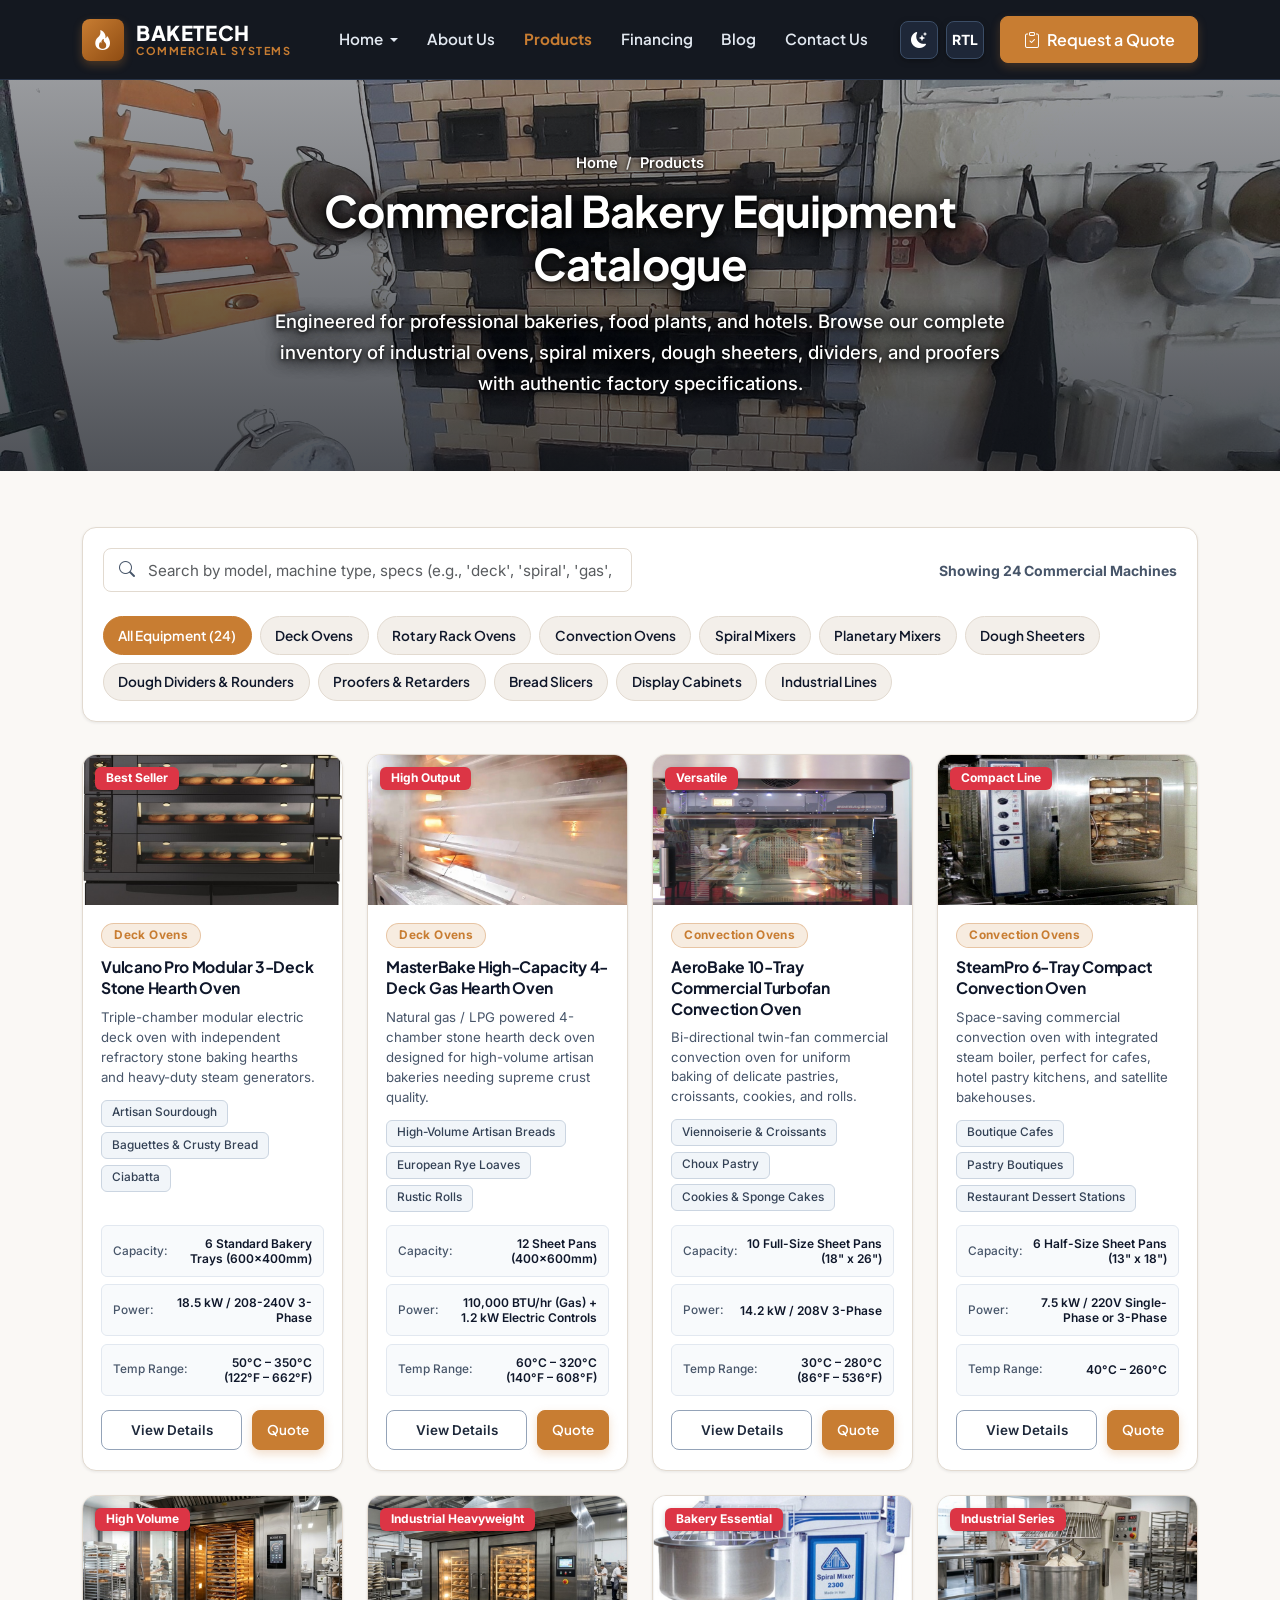
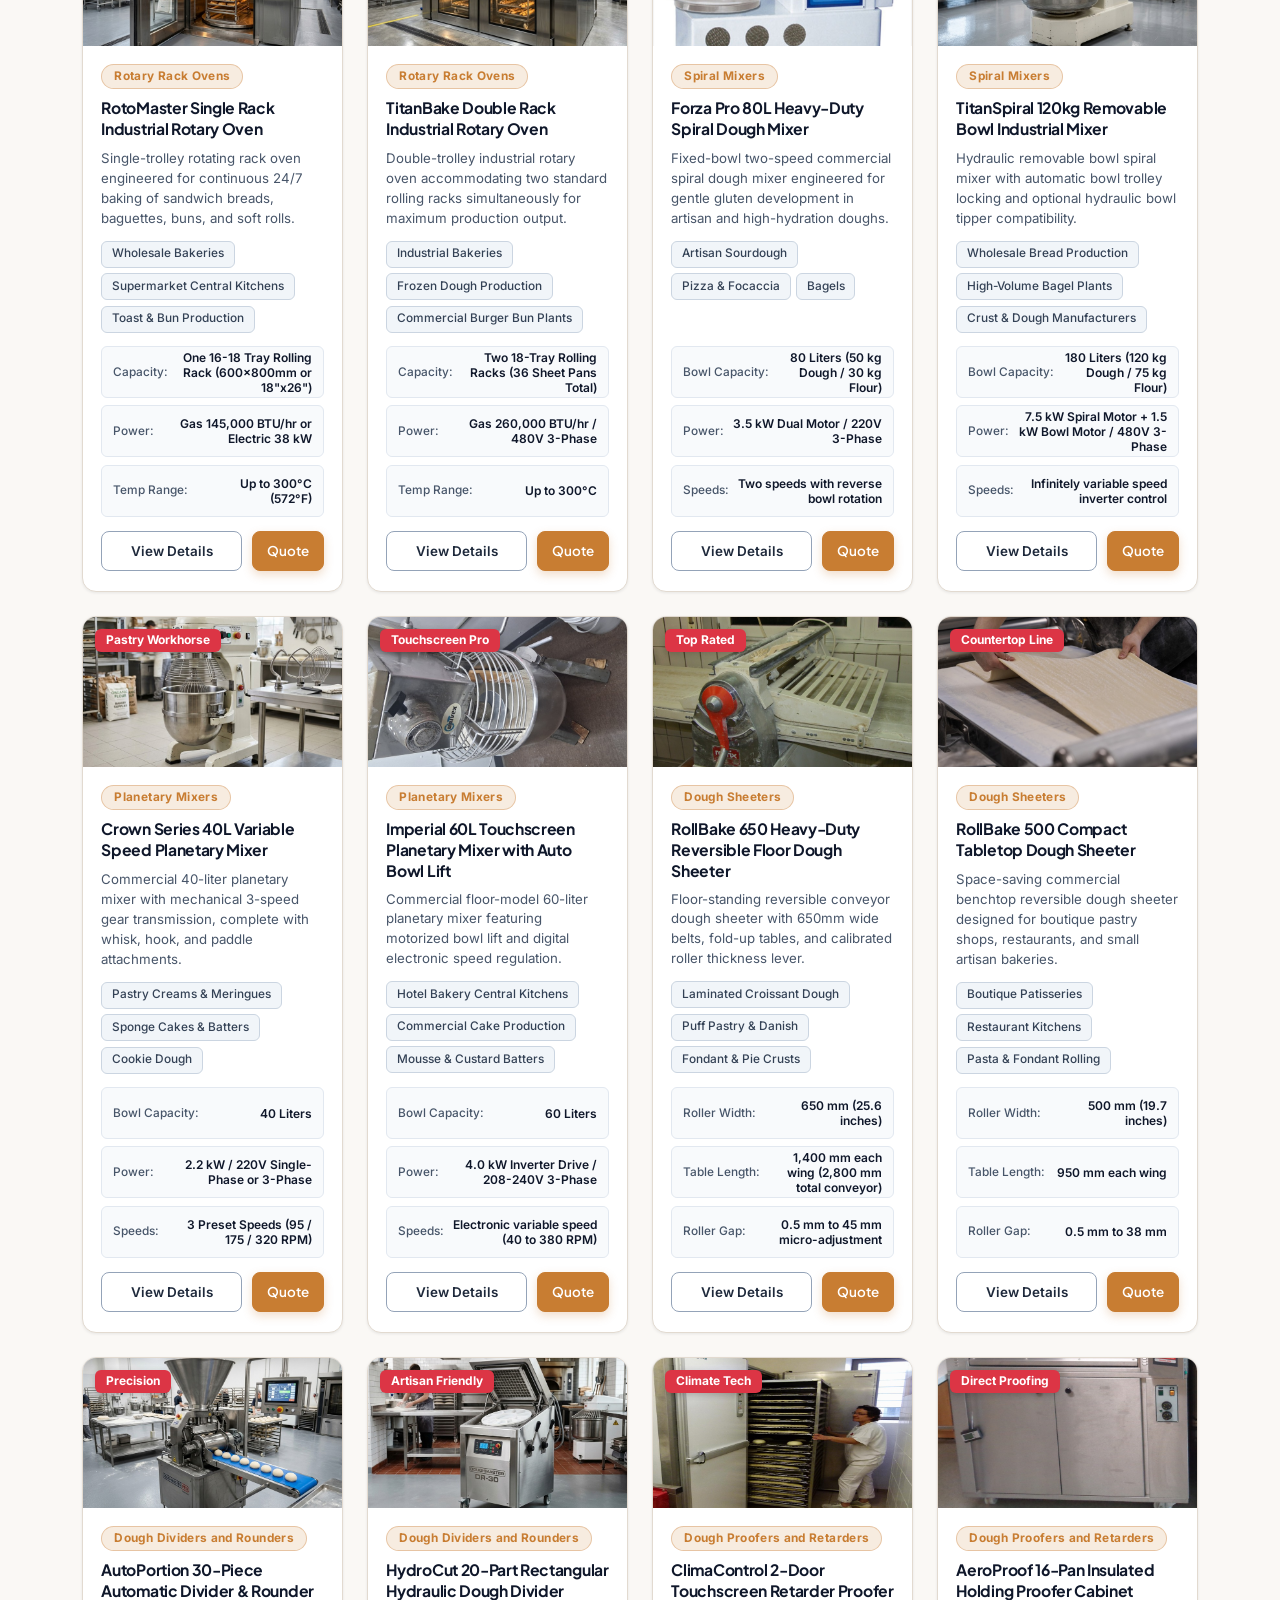
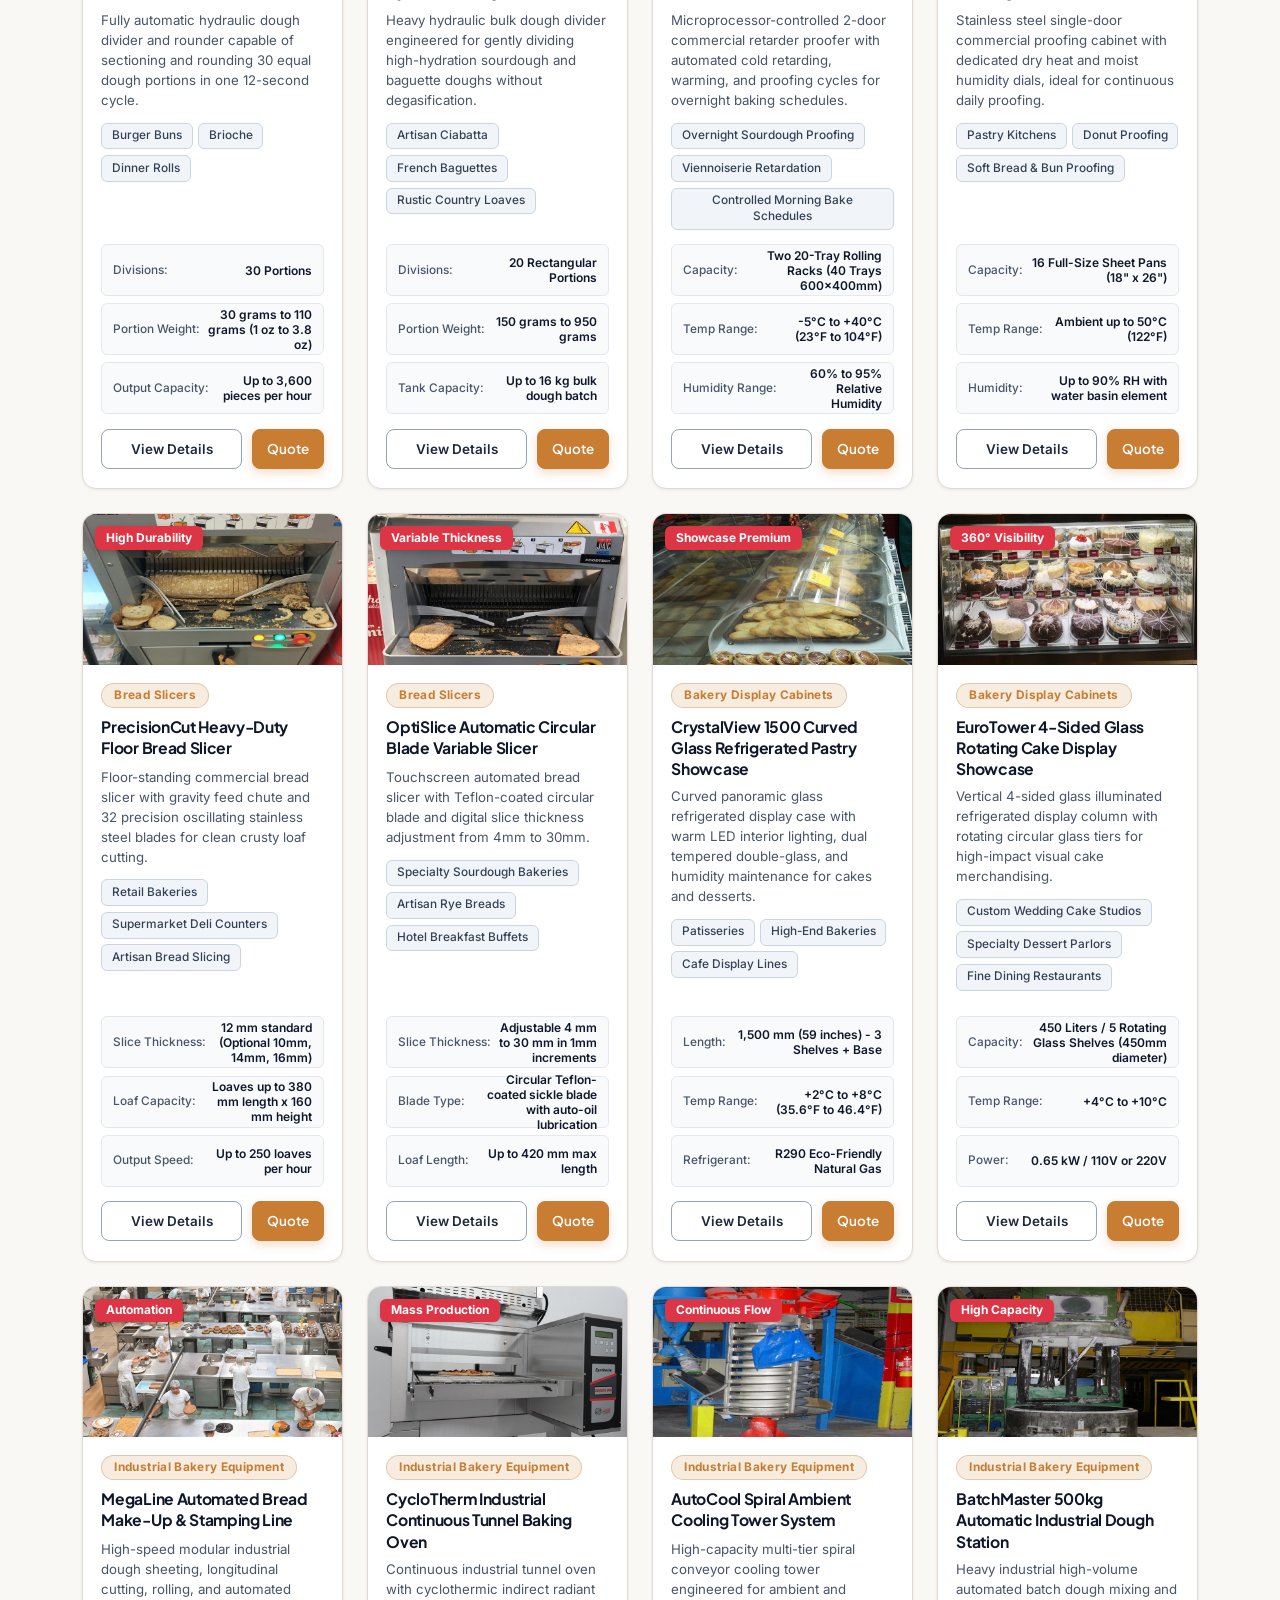
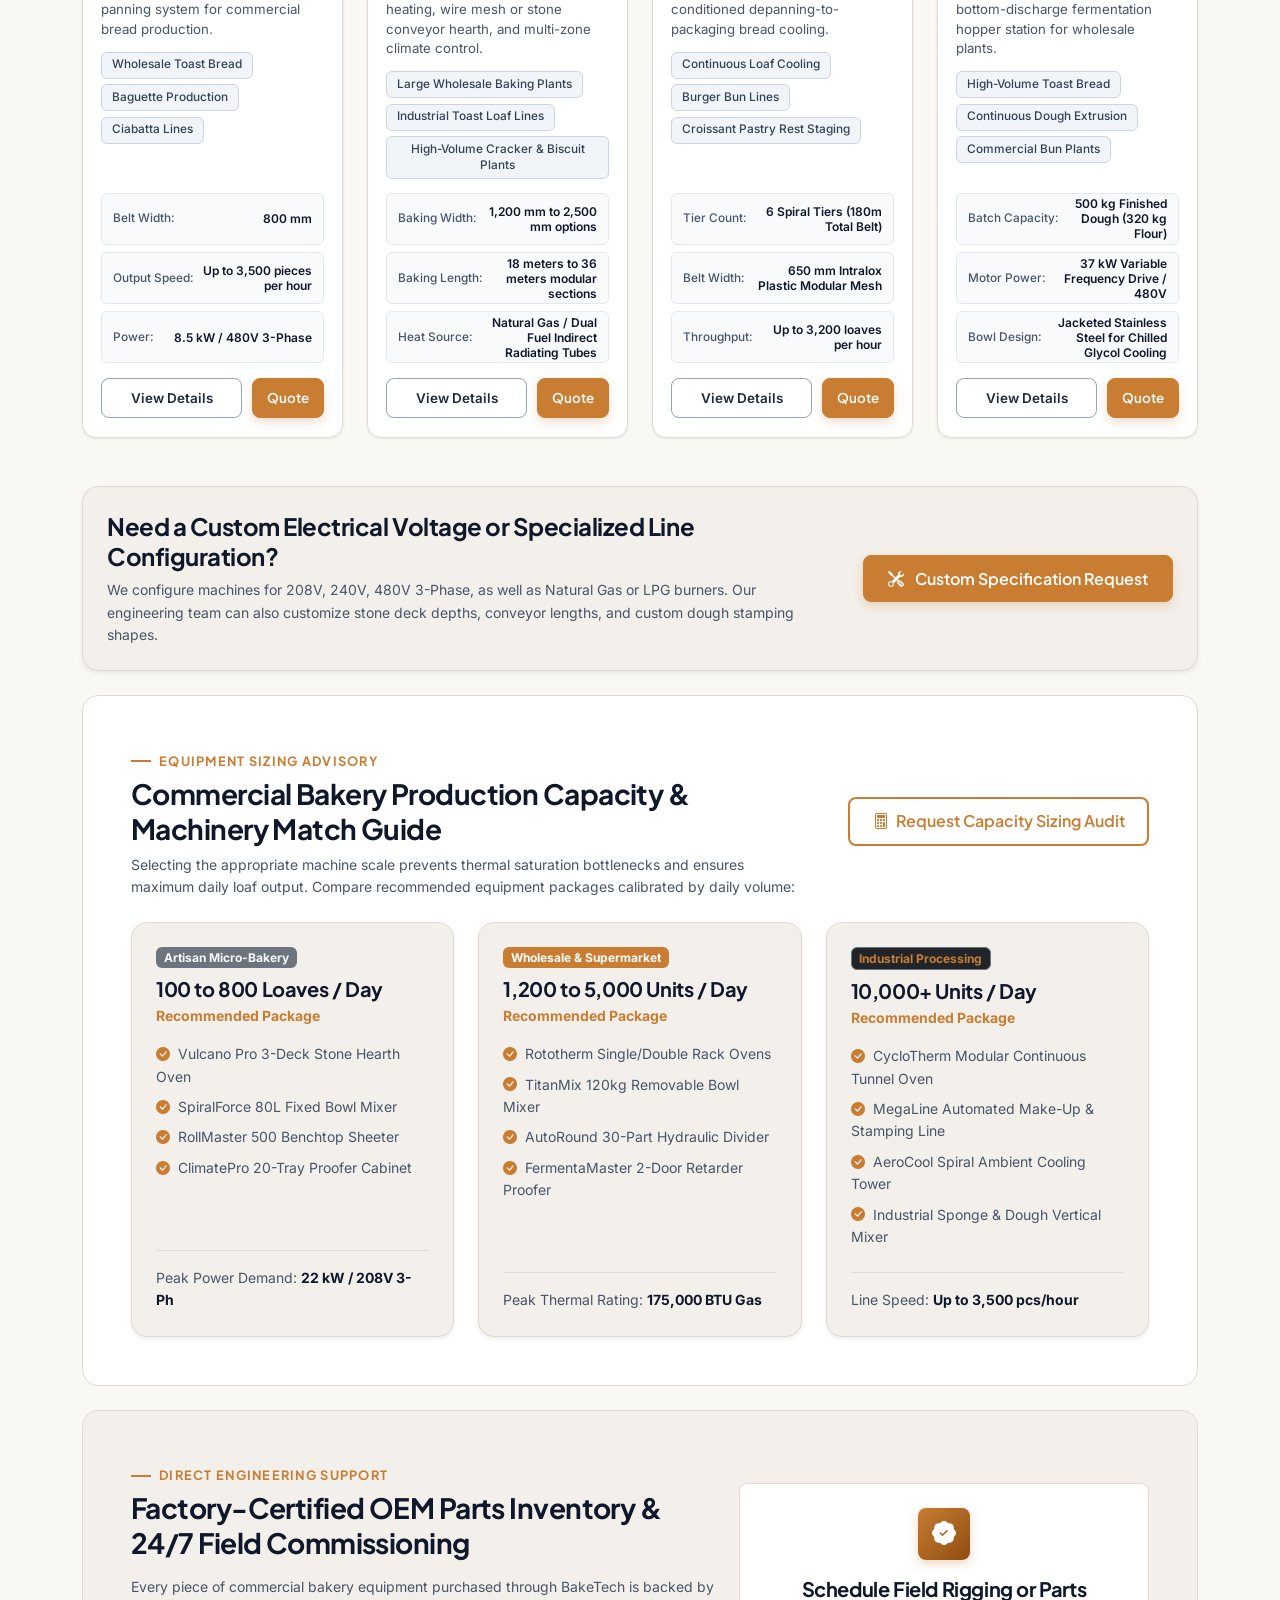
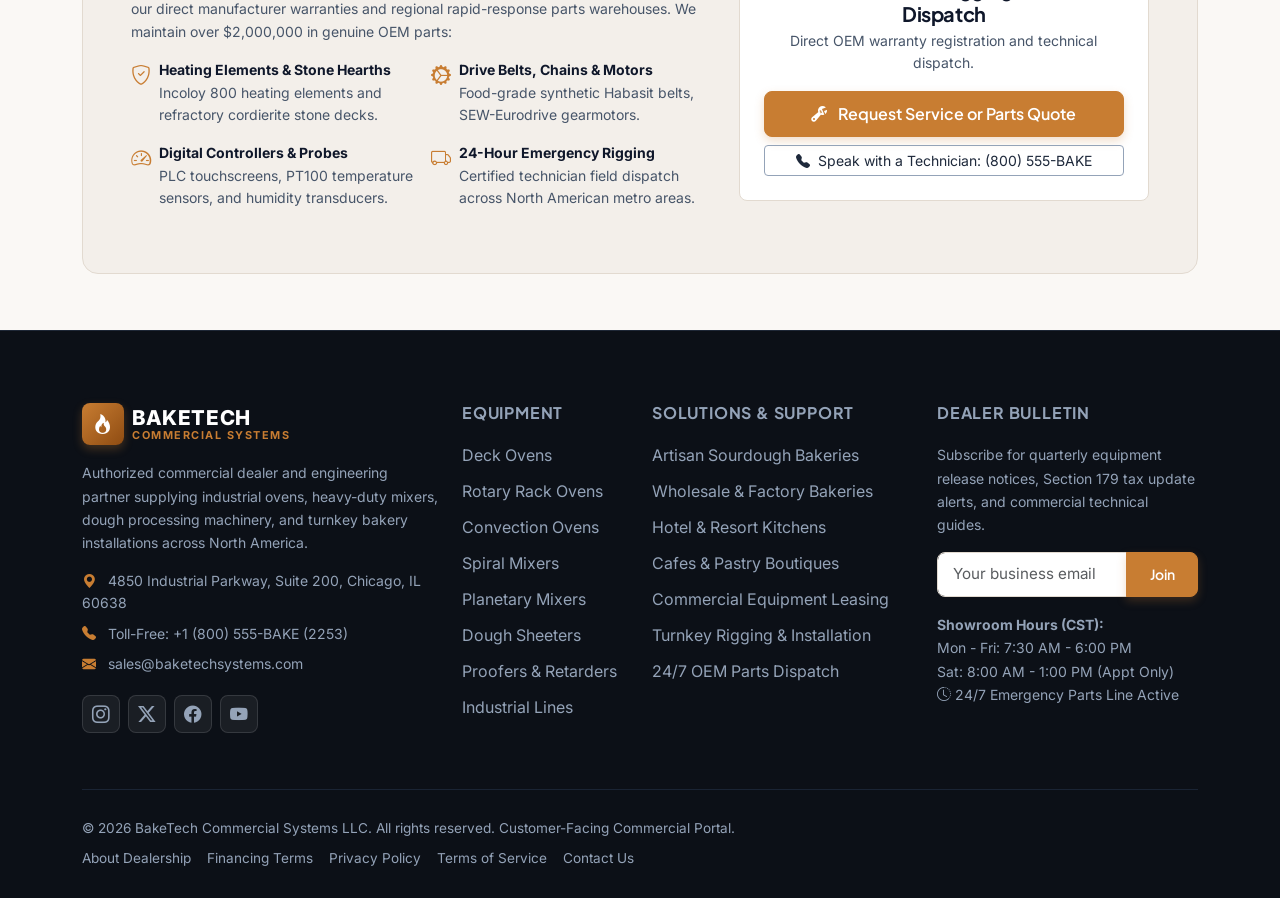
<file: products.html>
<!DOCTYPE html>
<html lang="en" data-bs-theme="light" dir="ltr">
<head>
  <meta charset="UTF-8">
  <meta name="viewport" content="width=device-width, initial-scale=1.0">
  <title>Commercial Bakery Equipment Catalog | BakeTech Commercial Systems</title>
  <meta name="description" content="Explore our complete commercial bakery equipment catalogue: stone deck ovens, rotary rack ovens, convection ovens, spiral mixers, sheeters, dividers, and proofers.">
  <meta name="keywords" content="bakery equipment catalogue, commercial ovens catalog, deck ovens for sale, spiral dough mixers, bakery display showcases">
  
  <!-- Favicon -->
  <link rel="icon" type="image/svg+xml" href="data:image/svg+xml,<svg xmlns='http://www.w3.org/2000/svg' viewBox='0 0 32 32'><rect width='32' height='32' rx='6' fill='%23C87D32'/><path d='M8 10h16v12H8z' fill='none' stroke='white' stroke-width='2'/><path d='M11 15h10M11 18h6' stroke='white' stroke-width='2' stroke-linecap='round'/></svg>">

  <!-- Local Vendor CSS -->
  <link rel="stylesheet" href="assets/vendor/bootstrap/bootstrap.min.css">
  <link rel="stylesheet" href="assets/vendor/bootstrap-icons/bootstrap-icons.min.css">

  <!-- Custom Core & RTL Styles -->
  <link rel="stylesheet" href="assets/css/style.css">
  <link rel="stylesheet" href="assets/css/rtl.css">
</head>
<body>

  <!-- Global Master Navigation Bar -->
  <nav class="navbar navbar-expand-lg site-navbar sticky-top">
    <div class="container">
      <a class="navbar-brand" href="index.html">
        <div class="brand-icon-box">
          <i class="bi bi-fire"></i>
        </div>
        <div class="brand-text"><span class="brand-title">BAKETECH</span><span class="brand-subtitle">Commercial Systems</span></div>
      </a>

      <!-- Mobile Controls (Theme, RTL, Hamburger) -->
      <div class="d-flex align-items-center gap-2 d-lg-none mobile-controls">
        <button class="btn btn-utility theme-toggle-btn" aria-label="Toggle theme">
          <i class="bi bi-moon-stars-fill theme-toggle-icon"></i>
        </button>
        <button class="btn btn-utility rtl-toggle-btn" aria-label="Toggle RTL direction">
          <span class="rtl-label fw-bold small">RTL</span>
        </button>
        <button class="navbar-toggler" type="button" data-bs-toggle="collapse" data-bs-target="#mainNavbar" aria-controls="mainNavbar" aria-expanded="false" aria-label="Toggle navigation">
          <span class="navbar-toggler-icon"></span>
        </button>
      </div>

      <!-- Navigation Links -->
      <div class="collapse navbar-collapse" id="mainNavbar">
        <ul class="navbar-nav mx-auto mb-2 mb-lg-0">
          <li class="nav-item dropdown">
            <a class="nav-link dropdown-toggle" href="#" role="button" data-bs-toggle="dropdown" aria-expanded="false">
              Home
            </a>
            <ul class="dropdown-menu">
              <li><a class="dropdown-item" href="index.html"><i class="bi bi-layout-text-window-reverse me-2 text-copper"></i> Home 1: Commercial Equipment</a></li>
              <li><a class="dropdown-item" href="home-solutions.html"><i class="bi bi-grid-1x2-fill me-2 text-copper"></i> Home 2: Solutions & Industry</a></li>
            </ul>
          </li>
          <li class="nav-item">
            <a class="nav-link" href="about.html">About Us</a>
          </li>
          <li class="nav-item">
            <a class="nav-link active" href="products.html">Products</a>
          </li>
          <li class="nav-item">
            <a class="nav-link" href="financing.html">Financing</a>
          </li>
          <li class="nav-item">
            <a class="nav-link" href="blog.html">Blog</a>
          </li>
          <li class="nav-item">
            <a class="nav-link" href="contact.html">Contact Us</a>
          </li>
        </ul>

        <!-- Right Utilities & Quote CTA -->
        <div class="d-none d-lg-flex align-items-center gap-2">
          <button class="btn btn-utility theme-toggle-btn" aria-label="Toggle dark/light theme" title="Toggle Theme">
            <i class="bi bi-moon-stars-fill theme-toggle-icon"></i>
          </button>
          <button class="btn btn-utility rtl-toggle-btn" aria-label="Toggle RTL layout" title="Toggle RTL">
            <span class="rtl-label fw-bold small">RTL</span>
          </button>
          <button type="button" class="btn btn-copper ms-2" data-bs-toggle="modal" data-bs-target="#quoteModal">
            <i class="bi bi-clipboard-check me-1"></i> Request a Quote
          </button>
        </div>
      </div>
    </div>
  </nav>

  <!-- Page Hero (Clearly Visible Hero Image with Center-Aligned Content) -->
  <section class="page-hero">
    <img src="assets/images/hero/hero-products.jpg" alt="Commercial Bakery Equipment Catalog & Showroom" class="page-hero-bg">
    <div class="container text-center">
      <nav aria-label="breadcrumb">
        <ol class="breadcrumb mb-2 small justify-content-center">
          <li class="breadcrumb-item"><a href="index.html">Home</a></li>
          <li class="breadcrumb-item active text-white" aria-current="page">Products</li>
        </ol>
      </nav>
      <h1 class="display-4 fw-bold text-white mb-3">Commercial Bakery Equipment Catalogue</h1>
      <p class="lead text-white fw-medium mb-0 mx-auto max-w-700">
        Engineered for professional bakeries, food plants, and hotels. Browse our complete inventory of industrial ovens, spiral mixers, dough sheeters, dividers, and proofers with authentic factory specifications.
      </p>
    </div>
  </section>

  <!-- Products Catalog Main Section with Filter & Search -->
  <section class="py-5">
    <div class="container py-2">
      
      <!-- Filter Bar & Search Container -->
      <div class="filter-bar-container">
        <div class="row g-3 align-items-center mb-3">
          <div class="col-lg-6">
            <div class="search-input-group">
              <i class="bi bi-search search-icon"></i>
              <input type="text" id="productSearchInput" class="form-control" placeholder="Search by model, machine type, specs (e.g., 'deck', 'spiral', 'gas', 'sheeter')...">
            </div>
          </div>
          <div class="col-lg-6 text-lg-end">
            <span class="text-muted small fw-bold" id="productCountBadge">Showing 24 Commercial Machines</span>
          </div>
        </div>

        <!-- Category Filter Pills (All 12 Required Categories) -->
        <div class="d-flex flex-wrap gap-2 pt-2" id="categoryFilterContainer">
          <button type="button" class="filter-btn active" data-category="all">All Equipment (24)</button>
          <button type="button" class="filter-btn" data-category="deck-ovens">Deck Ovens</button>
          <button type="button" class="filter-btn" data-category="rotary-rack-ovens">Rotary Rack Ovens</button>
          <button type="button" class="filter-btn" data-category="convection-ovens">Convection Ovens</button>
          <button type="button" class="filter-btn" data-category="spiral-mixers">Spiral Mixers</button>
          <button type="button" class="filter-btn" data-category="planetary-mixers">Planetary Mixers</button>
          <button type="button" class="filter-btn" data-category="dough-sheeters">Dough Sheeters</button>
          <button type="button" class="filter-btn" data-category="dough-dividers">Dough Dividers & Rounders</button>
          <button type="button" class="filter-btn" data-category="proofers-retarders">Proofers & Retarders</button>
          <button type="button" class="filter-btn" data-category="bread-slicers">Bread Slicers</button>
          <button type="button" class="filter-btn" data-category="display-cabinets">Display Cabinets</button>
          <button type="button" class="filter-btn" data-category="industrial-equipment">Industrial Lines</button>
        </div>
      </div>

      <!-- Products Grid Container -->
      <div class="row g-4" id="productsGrid">
        <!-- Rendered dynamically by JavaScript from products-data.js -->
      </div>

      <!-- No Results State -->
      <div id="noResultsState" class="text-center py-5 d-none">
        <div class="brand-icon-box mx-auto mb-3" style="width: 56px; height: 56px; font-size: 1.5rem;">
          <i class="bi bi-search"></i>
        </div>
        <h4 class="fw-bold mb-2">No Matching Equipment Found</h4>
        <p class="text-muted mb-4">Try clearing your search terms or selecting another category.</p>
        <button type="button" class="btn btn-outline-copper" id="resetFiltersBtn">Reset Filters</button>
      </div>

      <!-- Custom Specification Callout Banner -->
      <div class="mt-5 p-4 rounded-4 bg-surface-alt border border-subtle shadow-sm">
        <div class="row align-items-center g-4">
          <div class="col-lg-8">
            <h4 class="fw-bold mb-2">Need a Custom Electrical Voltage or Specialized Line Configuration?</h4>
            <p class="text-muted small mb-0">
              We configure machines for 208V, 240V, 480V 3-Phase, as well as Natural Gas or LPG burners. Our engineering team can also customize stone deck depths, conveyor lengths, and custom dough stamping shapes.
            </p>
          </div>
          <div class="col-lg-4 text-lg-end">
            <button type="button" class="btn btn-copper px-4" data-bs-toggle="modal" data-bs-target="#quoteModal">
              <i class="bi bi-tools me-2"></i> Custom Specification Request
            </button>
          </div>
        </div>
      </div>

      <!-- Additional Box Container 1: Production Sizing & Equipment Selection Matrix -->
      <div class="mt-4 p-4 p-md-5 rounded-4 bg-surface border border-subtle shadow-md">
        <div class="row align-items-center g-4 mb-4">
          <div class="col-lg-8">
            <div class="section-tag mb-1">Equipment Sizing Advisory</div>
            <h3 class="fw-bold mb-2">Commercial Bakery Production Capacity & Machinery Match Guide</h3>
            <p class="text-muted small mb-0">
              Selecting the appropriate machine scale prevents thermal saturation bottlenecks and ensures maximum daily loaf output. Compare recommended equipment packages calibrated by daily volume:
            </p>
          </div>
          <div class="col-lg-4 text-lg-end">
            <button type="button" class="btn btn-outline-copper" data-bs-toggle="modal" data-bs-target="#quoteModal">
              <i class="bi bi-calculator me-1"></i> Request Capacity Sizing Audit
            </button>
          </div>
        </div>
        <div class="row g-4 align-items-stretch">
          <div class="col-md-4 d-flex">
            <div class="p-4 rounded-4 bg-surface-alt border border-subtle w-100 d-flex flex-column shadow-sm">
              <div class="d-flex align-items-center gap-2 mb-2">
                <span class="badge bg-secondary text-light px-2.5 py-1.5">Artisan Micro-Bakery</span>
              </div>
              <h5 class="fw-bold mb-1 text-main">100 to 800 Loaves / Day</h5>
              <div class="text-copper fw-bold small mb-3">Recommended Package</div>
              <ul class="list-unstyled small text-muted mb-4 d-flex flex-column gap-2 flex-grow-1">
                <li><i class="bi bi-check-circle-fill text-copper me-2"></i>Vulcano Pro 3-Deck Stone Hearth Oven</li>
                <li><i class="bi bi-check-circle-fill text-copper me-2"></i>SpiralForce 80L Fixed Bowl Mixer</li>
                <li><i class="bi bi-check-circle-fill text-copper me-2"></i>RollMaster 500 Benchtop Sheeter</li>
                <li><i class="bi bi-check-circle-fill text-copper me-2"></i>ClimatePro 20-Tray Proofer Cabinet</li>
              </ul>
              <div class="mt-auto pt-3 border-top border-subtle">
                <small class="text-muted d-block">Peak Power Demand: <strong class="text-main">22 kW / 208V 3-Ph</strong></small>
              </div>
            </div>
          </div>
          <div class="col-md-4 d-flex">
            <div class="p-4 rounded-4 bg-surface-alt border border-subtle w-100 d-flex flex-column shadow-sm">
              <div class="d-flex align-items-center gap-2 mb-2">
                <span class="badge bg-copper text-white px-2.5 py-1.5" style="background-color: var(--color-secondary);">Wholesale & Supermarket</span>
              </div>
              <h5 class="fw-bold mb-1 text-main">1,200 to 5,000 Units / Day</h5>
              <div class="text-copper fw-bold small mb-3">Recommended Package</div>
              <ul class="list-unstyled small text-muted mb-4 d-flex flex-column gap-2 flex-grow-1">
                <li><i class="bi bi-check-circle-fill text-copper me-2"></i>Rototherm Single/Double Rack Ovens</li>
                <li><i class="bi bi-check-circle-fill text-copper me-2"></i>TitanMix 120kg Removable Bowl Mixer</li>
                <li><i class="bi bi-check-circle-fill text-copper me-2"></i>AutoRound 30-Part Hydraulic Divider</li>
                <li><i class="bi bi-check-circle-fill text-copper me-2"></i>FermentaMaster 2-Door Retarder Proofer</li>
              </ul>
              <div class="mt-auto pt-3 border-top border-subtle">
                <small class="text-muted d-block">Peak Thermal Rating: <strong class="text-main">175,000 BTU Gas</strong></small>
              </div>
            </div>
          </div>
          <div class="col-md-4 d-flex">
            <div class="p-4 rounded-4 bg-surface-alt border border-subtle w-100 d-flex flex-column shadow-sm">
              <div class="d-flex align-items-center gap-2 mb-2">
                <span class="badge bg-dark text-copper border border-secondary px-2.5 py-1.5">Industrial Processing</span>
              </div>
              <h5 class="fw-bold mb-1 text-main">10,000+ Units / Day</h5>
              <div class="text-copper fw-bold small mb-3">Recommended Package</div>
              <ul class="list-unstyled small text-muted mb-4 d-flex flex-column gap-2 flex-grow-1">
                <li><i class="bi bi-check-circle-fill text-copper me-2"></i>CycloTherm Modular Continuous Tunnel Oven</li>
                <li><i class="bi bi-check-circle-fill text-copper me-2"></i>MegaLine Automated Make-Up & Stamping Line</li>
                <li><i class="bi bi-check-circle-fill text-copper me-2"></i>AeroCool Spiral Ambient Cooling Tower</li>
                <li><i class="bi bi-check-circle-fill text-copper me-2"></i>Industrial Sponge & Dough Vertical Mixer</li>
              </ul>
              <div class="mt-auto pt-3 border-top border-subtle">
                <small class="text-muted d-block">Line Speed: <strong class="text-main">Up to 3,500 pcs/hour</strong></small>
              </div>
            </div>
          </div>
        </div>
      </div>

      <!-- Additional Box Container 2: OEM Parts Inventory & Turnkey Technical Services -->
      <div class="mt-4 p-4 p-md-5 rounded-4 bg-surface-alt border border-subtle shadow-md">
        <div class="row align-items-center g-4">
          <div class="col-lg-7">
            <div class="section-tag mb-1">Direct Engineering Support</div>
            <h3 class="fw-bold mb-3">Factory-Certified OEM Parts Inventory & 24/7 Field Commissioning</h3>
            <p class="text-muted small mb-3">
              Every piece of commercial bakery equipment purchased through BakeTech is backed by our direct manufacturer warranties and regional rapid-response parts warehouses. We maintain over $2,000,000 in genuine OEM parts:
            </p>
            <div class="row g-3 mb-3">
              <div class="col-sm-6">
                <div class="d-flex align-items-start gap-2 small">
                  <i class="bi bi-shield-check text-copper fs-5 flex-shrink-0"></i>
                  <div>
                    <strong class="d-block text-main">Heating Elements & Stone Hearths</strong>
                    <span class="text-muted">Incoloy 800 heating elements and refractory cordierite stone decks.</span>
                  </div>
                </div>
              </div>
              <div class="col-sm-6">
                <div class="d-flex align-items-start gap-2 small">
                  <i class="bi bi-gear-wide-connected text-copper fs-5 flex-shrink-0"></i>
                  <div>
                    <strong class="d-block text-main">Drive Belts, Chains & Motors</strong>
                    <span class="text-muted">Food-grade synthetic Habasit belts, SEW-Eurodrive gearmotors.</span>
                  </div>
                </div>
              </div>
              <div class="col-sm-6">
                <div class="d-flex align-items-start gap-2 small">
                  <i class="bi bi-speedometer2 text-copper fs-5 flex-shrink-0"></i>
                  <div>
                    <strong class="d-block text-main">Digital Controllers & Probes</strong>
                    <span class="text-muted">PLC touchscreens, PT100 temperature sensors, and humidity transducers.</span>
                  </div>
                </div>
              </div>
              <div class="col-sm-6">
                <div class="d-flex align-items-start gap-2 small">
                  <i class="bi bi-truck text-copper fs-5 flex-shrink-0"></i>
                  <div>
                    <strong class="d-block text-main">24-Hour Emergency Rigging</strong>
                    <span class="text-muted">Certified technician field dispatch across North American metro areas.</span>
                  </div>
                </div>
              </div>
            </div>
          </div>
          <div class="col-lg-5">
            <div class="p-4 rounded-3 bg-surface border border-subtle text-center">
              <div class="brand-icon-box mx-auto mb-3" style="width: 52px; height: 52px; font-size: 1.5rem;">
                <i class="bi bi-patch-check-fill"></i>
              </div>
              <h5 class="fw-bold mb-1">Schedule Field Rigging or Parts Dispatch</h5>
              <p class="small text-muted mb-3">Direct OEM warranty registration and technical dispatch.</p>
              <div class="d-flex flex-column gap-2">
                <button type="button" class="btn btn-copper w-100" data-bs-toggle="modal" data-bs-target="#quoteModal">
                  <i class="bi bi-wrench-adjustable me-2"></i> Request Service or Parts Quote
                </button>
                <a href="contact.html" class="btn btn-outline-secondary w-100 btn-sm">
                  <i class="bi bi-telephone-fill me-1"></i> Speak with a Technician: (800) 555-BAKE
                </a>
              </div>
            </div>
          </div>
        </div>
      </div>

    </div>
  </section>

  <!-- Global Footer -->
  <footer class="site-footer">
    <div class="container">
      <div class="row g-4">
        <!-- Col 1: Brand & Contact -->
        <div class="col-lg-4">
          <a href="index.html" class="d-inline-flex align-items-center gap-2 mb-3 text-decoration-none">
            <div class="brand-icon-box">
              <i class="bi bi-fire"></i>
            </div>
            <div class="brand-text"><span class="brand-title text-white">BAKETECH</span><span class="brand-subtitle">Commercial Systems</span></div>
          </a>
          <p class="small footer-desc mb-3">
            Authorized commercial dealer and engineering partner supplying industrial ovens, heavy-duty mixers, dough processing machinery, and turnkey bakery installations across North America.
          </p>
          <div class="d-flex flex-column gap-2 small mb-3">
            <div><i class="bi bi-geo-alt-fill text-copper me-2"></i> 4850 Industrial Parkway, Suite 200, Chicago, IL 60638</div>
            <div><i class="bi bi-telephone-fill text-copper me-2"></i> Toll-Free: +1 (800) 555-BAKE (2253)</div>
            <div><i class="bi bi-envelope-fill text-copper me-2"></i> sales@baketechsystems.com</div>
          </div>
          <!-- Verified Social Media Links -->
          <div class="d-flex gap-2 pt-1">
            <a href="https://instagram.com" target="_blank" rel="noopener noreferrer" class="social-icon-btn" aria-label="Instagram" title="Follow BakeTech on Instagram">
              <i class="bi bi-instagram"></i>
            </a>
            <a href="https://x.com" target="_blank" rel="noopener noreferrer" class="social-icon-btn" aria-label="X (Twitter)" title="Follow BakeTech on X">
              <i class="bi bi-twitter-x"></i>
            </a>
            <a href="https://facebook.com" target="_blank" rel="noopener noreferrer" class="social-icon-btn" aria-label="Facebook" title="Follow BakeTech on Facebook">
              <i class="bi bi-facebook"></i>
            </a>
            <a href="https://youtube.com" target="_blank" rel="noopener noreferrer" class="social-icon-btn" aria-label="YouTube" title="Subscribe to BakeTech on YouTube">
              <i class="bi bi-youtube"></i>
            </a>
          </div>
        </div>

        <!-- Col 2: Equipment Categories -->
        <div class="col-sm-6 col-lg-2">
          <h5>Equipment</h5>
          <ul class="footer-links">
            <li><a href="products.html?cat=deck-ovens">Deck Ovens</a></li>
            <li><a href="products.html?cat=rotary-rack-ovens">Rotary Rack Ovens</a></li>
            <li><a href="products.html?cat=convection-ovens">Convection Ovens</a></li>
            <li><a href="products.html?cat=spiral-mixers">Spiral Mixers</a></li>
            <li><a href="products.html?cat=planetary-mixers">Planetary Mixers</a></li>
            <li><a href="products.html?cat=dough-sheeters">Dough Sheeters</a></li>
            <li><a href="products.html?cat=proofers-retarders">Proofers & Retarders</a></li>
            <li><a href="products.html?cat=industrial-equipment">Industrial Lines</a></li>
          </ul>
        </div>

        <!-- Col 3: Industry Solutions & Services -->
        <div class="col-sm-6 col-lg-3">
          <h5>Solutions & Support</h5>
          <ul class="footer-links">
            <li><a href="home-solutions.html#artisan">Artisan Sourdough Bakeries</a></li>
            <li><a href="home-solutions.html#wholesale">Wholesale & Factory Bakeries</a></li>
            <li><a href="home-solutions.html#hotel">Hotel & Resort Kitchens</a></li>
            <li><a href="home-solutions.html#cafe">Cafes & Pastry Boutiques</a></li>
            <li><a href="financing.html">Commercial Equipment Leasing</a></li>
            <li><a href="about.html#service">Turnkey Rigging & Installation</a></li>
            <li><a href="contact.html#support">24/7 OEM Parts Dispatch</a></li>
          </ul>
        </div>

        <!-- Col 4: Newsletter & Showroom Hours -->
        <div class="col-lg-3">
          <h5>Dealer Bulletin</h5>
          <p class="small footer-desc mb-3">
            Subscribe for quarterly equipment release notices, Section 179 tax update alerts, and commercial technical guides.
          </p>
          <form class="needs-validation mb-3" novalidate>
            <div class="input-group">
              <input type="email" class="form-control form-control-sm email-format-input" placeholder="Your business email" required>
              <button class="btn btn-copper btn-sm" type="submit">Join</button>
            </div>
          </form>
          <div class="showroom-hours small">
            <strong>Showroom Hours (CST):</strong><br>
            Mon - Fri: 7:30 AM - 6:00 PM<br>
            Sat: 8:00 AM - 1:00 PM (Appt Only)<br>
            <span class="emergency-parts-line"><i class="bi bi-clock-history me-1"></i>24/7 Emergency Parts Line Active</span>
          </div>
        </div>
      </div>

      <!-- Bottom Bar -->
      <div class="footer-bottom d-flex flex-wrap justify-content-between align-items-center gap-2">
        <div>
          &copy; <span class="current-year">2026</span> BakeTech Commercial Systems LLC. All rights reserved. Customer-Facing Commercial Portal.
        </div>
        <div class="d-flex flex-wrap gap-3 footer-legal-links">
          <a href="about.html">About Dealership</a>
          <a href="financing.html">Financing Terms</a>
          <a href="privacy.html">Privacy Policy</a>
          <a href="terms.html">Terms of Service</a>
          <a href="contact.html">Contact Us</a>
        </div>
      </div>
    </div>
  </footer>

  <!-- Quick Quote Request Modal (Global) -->
  <div class="modal fade" id="quoteModal" tabindex="-1" aria-labelledby="quoteModalLabel" aria-hidden="true">
    <div class="modal-dialog modal-dialog-centered modal-lg">
      <div class="modal-content bg-surface border border-subtle">
        <div class="modal-header border-bottom border-subtle">
          <div class="d-flex align-items-center gap-2">
            <div class="brand-icon-box" style="width: 32px; height: 32px; font-size: 0.9rem;">
              <i class="bi bi-file-earmark-text"></i>
            </div>
            <div>
              <h5 class="modal-title fw-bold mb-0" id="quoteModalLabel">Request Commercial Equipment Quote</h5>
              <small class="text-muted">Direct B2B dealer pricing & utility compatibility assessment</small>
            </div>
          </div>
          <button type="button" class="btn-close" data-bs-dismiss="modal" aria-label="Close"></button>
        </div>
        <form class="needs-validation" novalidate id="globalQuoteForm">
          <div class="modal-body p-4">
            <div class="row g-3">
              <div class="col-md-6">
                <label class="form-label">Full Name <span class="text-danger">*</span></label>
                <input type="text" class="form-control name-only-input" name="fullName" placeholder="e.g. Marcus Vance" pattern="^[A-Za-z\s\.\'\-]{2,50}$" title="Name must only contain letters" required>
                <div class="invalid-feedback">Please enter your full name (letters only).</div>
              </div>
              <div class="col-md-6">
                <label class="form-label">Bakery / Company Name <span class="text-danger">*</span></label>
                <input type="text" class="form-control" placeholder="e.g. Vance Artisan Sourdough Co." required>
                <div class="invalid-feedback">Please provide your business name.</div>
              </div>
              <div class="col-md-6">
                <label class="form-label">Business Email <span class="text-danger">*</span></label>
                <input type="email" class="form-control" placeholder="marcus@vancebakery.com" required>
                <div class="invalid-feedback">Please provide a valid business email.</div>
              </div>
              <div class="col-md-6">
                <label class="form-label">Commercial Phone <span class="text-danger">*</span></label>
                <input type="tel" class="form-control phone-numbers-only-input" name="phone" placeholder="(312) 555-0199" pattern="^[\d\s+\-\(\)]{7,25}$" title="Phone must only contain numbers" required>
                <div class="invalid-feedback">Please provide a valid phone number (digits only).</div>
              </div>
              <div class="col-md-6">
                <label class="form-label">Equipment Category or Model</label>
                <select class="form-select" id="quoteEquipmentSelect">
                  <option value="deck-ovens">Commercial Deck Ovens (Modular Stone)</option>
                  <option value="rotary-rack-ovens">Industrial Rotary Rack Ovens</option>
                  <option value="convection-ovens">Commercial Convection Ovens</option>
                  <option value="spiral-mixers">Heavy-Duty Spiral Dough Mixers</option>
                  <option value="planetary-mixers">Planetary Mixers (Pastry & Batters)</option>
                  <option value="dough-sheeters">Automated Dough Sheeters</option>
                  <option value="dough-dividers">Dough Dividers & Rounders</option>
                  <option value="proofers-retarders">Dough Proofers & Retarders</option>
                  <option value="bread-slicers">Commercial Bread Slicers</option>
                  <option value="display-cabinets">Bakery Display Showcases</option>
                  <option value="industrial-equipment">Complete Industrial Bakery Lines</option>
                </select>
              </div>
              <div class="col-md-6">
                <label class="form-label">Business Facility Type</label>
                <select class="form-select">
                  <option>Artisan Retail Bakehouse</option>
                  <option>High-Volume Wholesale Bakery</option>
                  <option>Hotel / Resort Central Kitchen</option>
                  <option>Specialty Cafe / Patisserie</option>
                  <option>Industrial Dough / Food Plant</option>
                  <option>New Commercial Bakery (Startup)</option>
                </select>
              </div>
              <div class="col-md-6">
                <label class="form-label">Estimated Purchase Timeline</label>
                <select class="form-select">
                  <option>Immediate (Ready to Order 1-2 Weeks)</option>
                  <option>Planning 30 - 60 Days</option>
                  <option>Q1/Q2 Upcoming Budget</option>
                  <option>Budgetary Estimate / Blueprint Planning</option>
                </select>
              </div>
              <div class="col-md-6">
                <label class="form-label">Commercial Financing / Lease Interest?</label>
                <select class="form-select">
                  <option>Yes, send $1 Buyout Lease options</option>
                  <option>Yes, send FMV Fair Market Value Lease options</option>
                  <option>Direct Capital Outright Purchase</option>
                  <option>Undecided / Reviewing options</option>
                </select>
              </div>
              <div class="col-12">
                <label class="form-label">Project Details & Daily Output Capacity</label>
                <textarea class="form-control" rows="3" placeholder="Tell us about your production goals (e.g., 500 baguettes/day, electrical 208V 3-phase available, need delivery by next month)..."></textarea>
              </div>
            </div>
          </div>
          <div class="modal-footer border-top border-subtle">
            <button type="button" class="btn btn-outline-secondary" data-bs-dismiss="modal">Cancel</button>
            <button type="submit" class="btn btn-copper px-4">
              <i class="bi bi-send-fill me-1"></i> Submit Quote Request
            </button>
          </div>
        </form>
      </div>
    </div>
  </div>

  <!-- Submission Feedback Modal -->
  <div class="modal fade" id="submissionFeedbackModal" tabindex="-1" aria-hidden="true">
    <div class="modal-dialog modal-dialog-centered">
      <div class="modal-content bg-surface border border-subtle">
        <div class="modal-body text-center p-4">
          <div class="brand-icon-box mx-auto mb-3" style="width: 56px; height: 56px; font-size: 1.75rem;">
            <i class="bi bi-check-lg"></i>
          </div>
          <h4 class="fw-bold mb-2">Inquiry Confirmed (Demo Mode)</h4>
          <p class="text-muted mb-3">
            Your commercial equipment request has been successfully validated.
          </p>
          <div class="p-3 bg-surface-alt rounded-3 border border-subtle text-start small mb-3">
            <div class="d-flex justify-content-between mb-1">
              <span class="text-muted">Inquiry Reference:</span>
              <strong id="feedbackRefNumber" class="text-copper">BK-847291</strong>
            </div>
            <div class="d-flex justify-content-between mb-1">
              <span class="text-muted">Assigned Hub:</span>
              <span>Midwest Engineering Dispatch</span>
            </div>
            <div class="d-flex justify-content-between">
              <span class="text-muted">Status:</span>
              <span class="badge bg-success">Ready for Sales Review</span>
            </div>
          </div>
          <p class="small text-muted mb-4">
            <em>Note: In a production deployment, this submission dispatches directly to BakeTech Sales Engineering with full CAD specifications and technical quote sheets.</em>
          </p>
          <button type="button" class="btn btn-copper px-4" data-bs-dismiss="modal">Close Window</button>
        </div>
      </div>
    </div>
  </div>

  <!-- Back to Top Button -->
  <button id="backToTopBtn" class="back-to-top-btn" aria-label="Back to top">
    <i class="bi bi-arrow-up"></i>
  </button>

  <!-- Local Vendor JS -->
  <script src="assets/vendor/bootstrap/bootstrap.bundle.min.js"></script>

  <!-- Application Scripts -->
  <script src="assets/js/products-data.js"></script>
  <script src="assets/js/blog-data.js"></script>
  <script src="assets/js/main.js"></script>

  <!-- Products Catalog Script -->
  <script>
    document.addEventListener('DOMContentLoaded', function () {
      const grid = document.getElementById('productsGrid');
      const searchInput = document.getElementById('productSearchInput');
      const countBadge = document.getElementById('productCountBadge');
      const filterBtns = document.querySelectorAll('#categoryFilterContainer .filter-btn');
      const noResults = document.getElementById('noResultsState');
      const resetBtn = document.getElementById('resetFiltersBtn');

      let currentCategory = 'all';
      let currentQuery = '';

      const urlParams = new URLSearchParams(window.location.search);
      const catParam = urlParams.get('cat');
      if (catParam) {
        currentCategory = catParam;
        filterBtns.forEach(btn => {
          if (btn.getAttribute('data-category') === catParam) {
            btn.classList.add('active');
          } else {
            btn.classList.remove('active');
          }
        });
      }

      function renderProducts() {
        let items = getAllProducts();

        if (currentCategory !== 'all') {
          items = items.filter(item => item.category === currentCategory);
        }

        if (currentQuery.trim() !== '') {
          const q = currentQuery.toLowerCase();
          items = items.filter(item => 
            item.name.toLowerCase().includes(q) ||
            item.categoryName.toLowerCase().includes(q) ||
            item.shortDesc.toLowerCase().includes(q) ||
            (item.applications && item.applications.some(app => app.toLowerCase().includes(q))) ||
            (item.specs && Object.values(item.specs).some(val => String(val).toLowerCase().includes(q)))
          );
        }

        countBadge.textContent = `Showing ${items.length} Commercial Machine${items.length === 1 ? '' : 's'}`;

        if (items.length === 0) {
          grid.innerHTML = '';
          noResults.classList.remove('d-none');
          return;
        }

        noResults.classList.add('d-none');

        grid.innerHTML = items.map(product => {
          const specsHtml = Object.entries(product.specs || {}).slice(0, 3).map(([k, v]) => {
            const formattedKey = k.replace(/([A-Z])/g, ' $1').replace(/^./, str => str.toUpperCase());
            return `<li><span class="spec-key">${formattedKey}:</span> <span class="spec-val" title="${v}">${v}</span></li>`;
          }).join('');

          const appsHtml = (product.applications || []).slice(0, 3).map(app => 
            `<span class="badge bg-body-tertiary text-secondary border border-subtle small">${app}</span>`
          ).join('');

          return `
            <div class="col-md-6 col-lg-4 col-xl-3 d-flex flex-column align-items-stretch">
              <div class="card-custom w-100 h-100 d-flex flex-column">
                <div class="card-img-wrapper">
                  ${product.badge ? `<span class="badge bg-danger card-badge-top">${product.badge}</span>` : ''}
                  <img src="${product.image}" alt="${product.name}" loading="lazy">
                </div>
                <div class="card-body-custom d-flex flex-column flex-grow-1">
                  <span class="badge-copper mb-2 align-self-start">${product.categoryName}</span>
                  <h5 class="fw-bold mb-1 fs-6 text-main" title="${product.name}">${product.name}</h5>
                  <p class="small text-muted mb-2 card-desc">${product.shortDesc}</p>
                  
                  <div class="card-badge-container">
                    ${appsHtml}
                  </div>

                  <ul class="card-specs-list">
                    ${specsHtml}
                  </ul>

                  <div class="card-btn-row d-flex gap-2">
                    <a href="product-detail.html?id=${product.id}" class="btn btn-sm btn-outline-secondary flex-grow-1 text-center">
                      View Details
                    </a>
                    <button type="button" class="btn btn-sm btn-copper open-quote-modal-btn px-3" data-bs-toggle="modal" data-bs-target="#quoteModal" data-product-name="${product.name}" data-product-id="${product.id}">
                      Quote
                    </button>
                  </div>
                </div>
              </div>
            </div>
          `;
        }).join('');

        initQuoteModal();
      }

      filterBtns.forEach(btn => {
        btn.addEventListener('click', function () {
          filterBtns.forEach(b => b.classList.remove('active'));
          this.classList.add('active');
          currentCategory = this.getAttribute('data-category');
          renderProducts();
        });
      });

      searchInput.addEventListener('input', function () {
        currentQuery = this.value;
        renderProducts();
      });

      resetBtn.addEventListener('click', function () {
        currentCategory = 'all';
        currentQuery = '';
        searchInput.value = '';
        filterBtns.forEach(b => {
          if (b.getAttribute('data-category') === 'all') b.classList.add('active');
          else b.classList.remove('active');
        });
        renderProducts();
      });

      renderProducts();
    });
  </script>
</body>
</html>
</file>
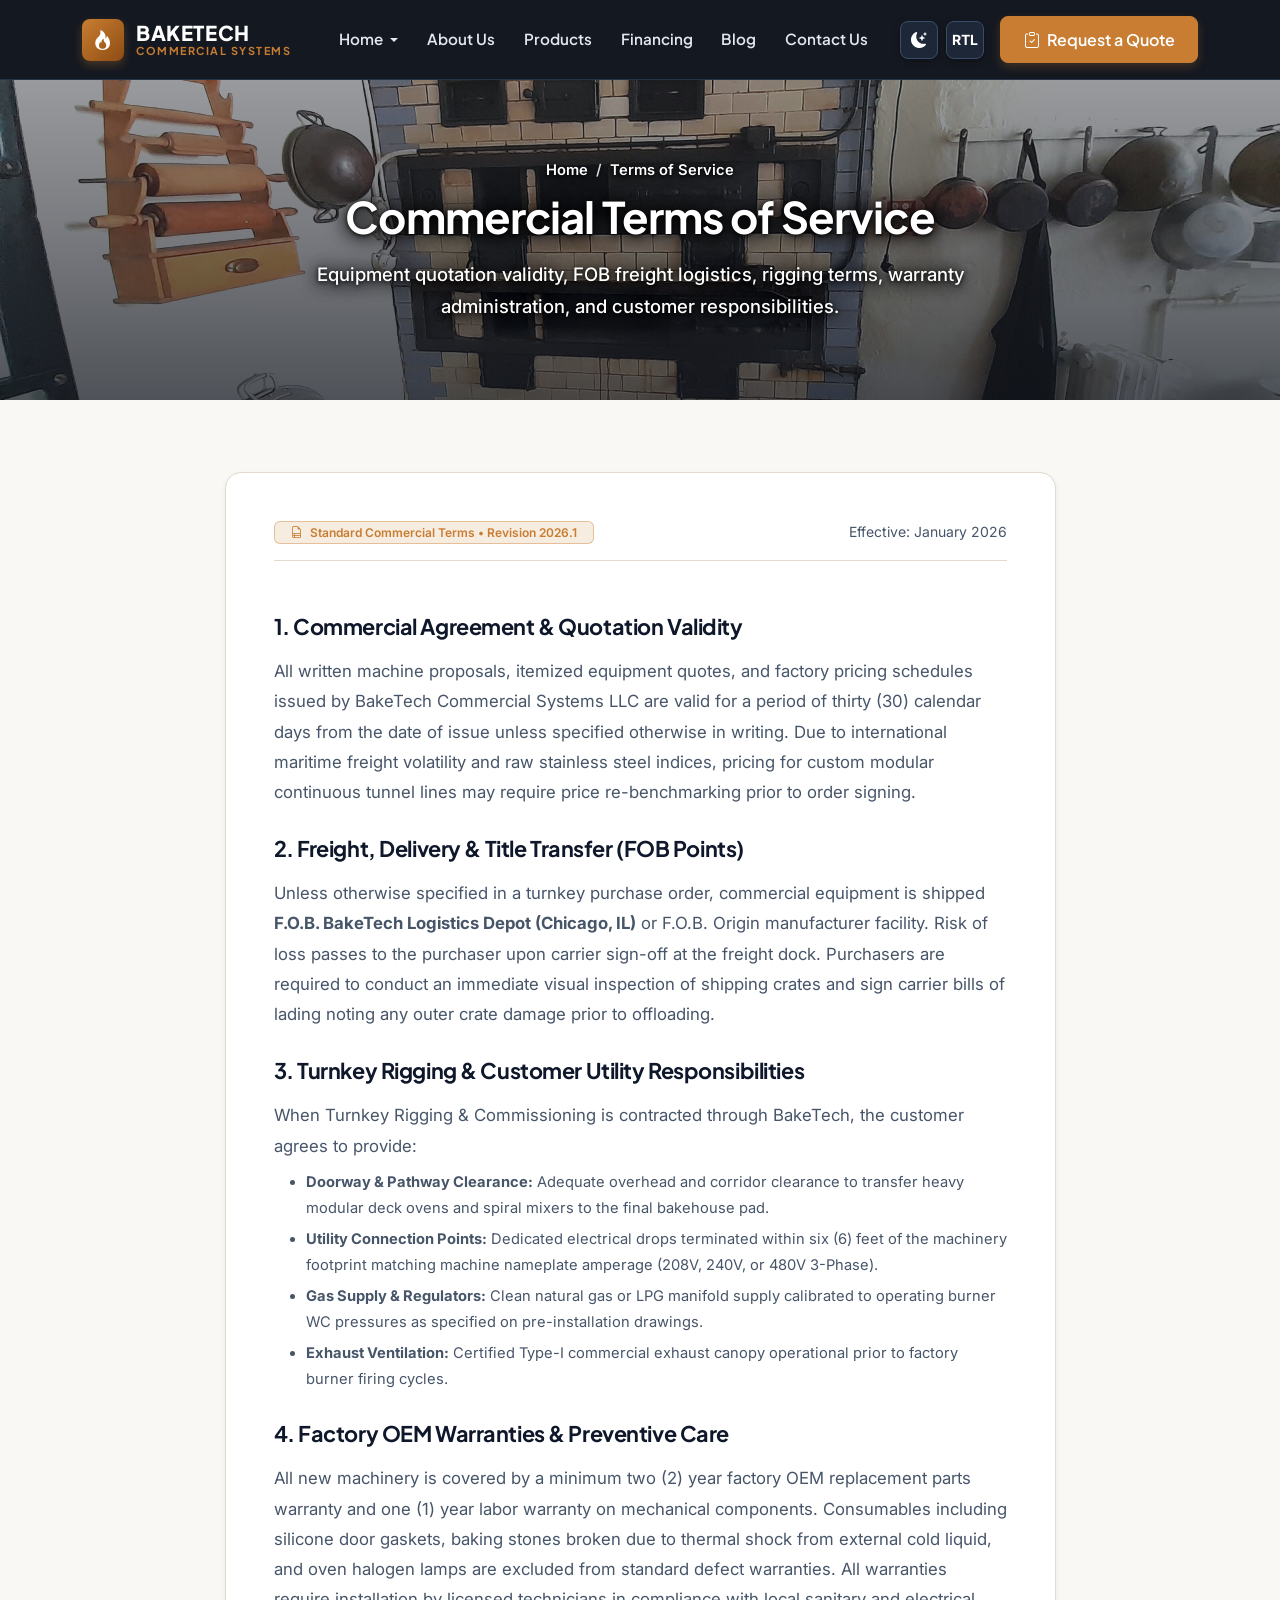
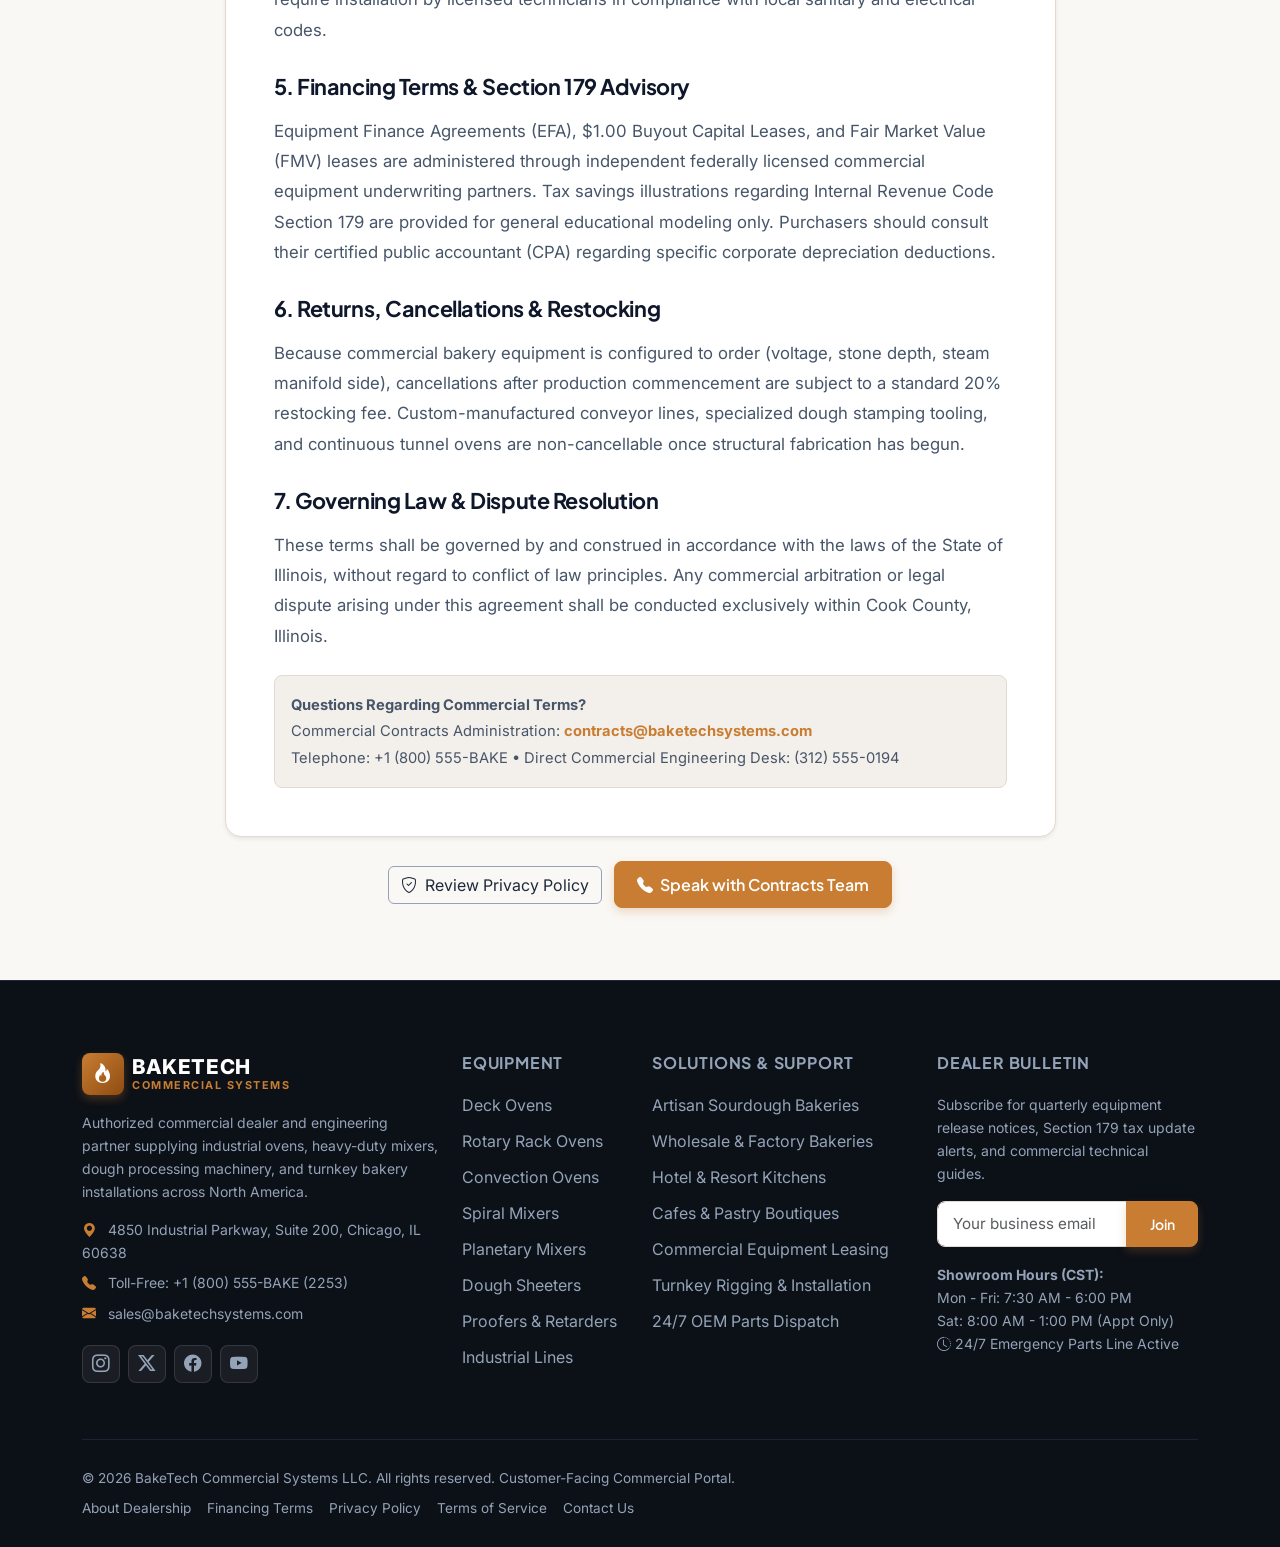
<file: terms.html>
﻿<!DOCTYPE html>
<html lang="en" data-bs-theme="dark" dir="ltr">
<head>
  <meta charset="UTF-8">
  <meta name="viewport" content="width=device-width, initial-scale=1.0">
  <title>Terms of Service | BakeTech Commercial Systems</title>
  <meta name="description" content="Commercial dealership terms of service, equipment purchase agreements, freight terms, warranty coverage, and commissioning provisions for BakeTech Commercial Systems.">
  <link rel="icon" type="image/svg+xml" href="data:image/svg+xml,<svg xmlns='http://www.w3.org/2000/svg' viewBox='0 0 100 100'><text y='.9em' font-size='90'>🔥</text></svg>">
  
  <link rel="preconnect" href="https://fonts.googleapis.com">
  <link rel="preconnect" href="https://fonts.gstatic.com" crossorigin>
  <link href="https://fonts.googleapis.com/css2?family=Plus+Jakarta+Sans:wght@400;500;600;700;800&family=Space+Grotesk:wght@500;600;700&display=swap" rel="stylesheet">
  
  <link href="https://cdn.jsdelivr.net/npm/bootstrap@5.3.2/dist/css/bootstrap.min.css" rel="stylesheet">
  <link rel="stylesheet" href="https://cdn.jsdelivr.net/npm/bootstrap-icons@1.11.2/font/bootstrap-icons.min.css">
  <link rel="stylesheet" href="assets/css/style.css">
</head>
<body>

  <!-- Navigation Bar -->
  <nav class="navbar navbar-expand-lg site-navbar sticky-top">
    <div class="container">
      <a class="navbar-brand" href="index.html">
        <div class="brand-icon-box">
          <i class="bi bi-fire"></i>
        </div>
        <div class="brand-text"><span class="brand-title">BAKETECH</span><span class="brand-subtitle">Commercial Systems</span></div>
      </a>

      <div class="d-flex align-items-center gap-2 d-lg-none mobile-controls">
        <button class="btn btn-utility theme-toggle-btn" aria-label="Toggle theme">
          <i class="bi bi-moon-stars-fill theme-toggle-icon"></i>
        </button>
        <button class="btn btn-utility rtl-toggle-btn" aria-label="Toggle RTL direction">
          <span class="rtl-label fw-bold small">RTL</span>
        </button>
        <button class="navbar-toggler" type="button" data-bs-toggle="collapse" data-bs-target="#navbarContent" aria-controls="navbarContent" aria-expanded="false" aria-label="Toggle navigation">
          <span class="navbar-toggler-icon"></span>
        </button>
      </div>

      <div class="collapse navbar-collapse" id="navbarContent">
        <ul class="navbar-nav mx-auto mb-2 mb-lg-0">
          <li class="nav-item dropdown">
            <a class="nav-link dropdown-toggle" href="#" role="button" data-bs-toggle="dropdown" aria-expanded="false">
              Home
            </a>
            <ul class="dropdown-menu">
              <li><a class="dropdown-item" href="index.html"><i class="bi bi-grid-fill me-2 text-copper"></i>Home 1: Commercial Equipment</a></li>
              <li><a class="dropdown-item" href="home-solutions.html"><i class="bi bi-building-gear me-2 text-copper"></i>Home 2: Solutions & Industry</a></li>
            </ul>
          </li>
          <li class="nav-item">
            <a class="nav-link" href="about.html">About Us</a>
          </li>
          <li class="nav-item">
            <a class="nav-link" href="products.html">Products</a>
          </li>
          <li class="nav-item">
            <a class="nav-link" href="financing.html">Financing</a>
          </li>
          <li class="nav-item">
            <a class="nav-link" href="blog.html">Blog</a>
          </li>
          <li class="nav-item">
            <a class="nav-link" href="contact.html">Contact Us</a>
          </li>
        </ul>

        <div class="d-none d-lg-flex align-items-center gap-2">
          <button class="btn btn-utility theme-toggle-btn" aria-label="Toggle dark/light theme" title="Toggle Theme">
            <i class="bi bi-moon-stars-fill theme-toggle-icon"></i>
          </button>
          <button class="btn btn-utility rtl-toggle-btn" aria-label="Toggle RTL layout" title="Toggle RTL">
            <span class="rtl-label fw-bold small">RTL</span>
          </button>
          <button class="btn btn-copper ms-2 open-quote-modal-btn" data-bs-toggle="modal" data-bs-target="#quoteModal">
            <i class="bi bi-clipboard-check me-1"></i> Request a Quote
          </button>
        </div>
      </div>
    </div>
  </nav>

  <!-- Page Hero Header -->
  <section class="page-hero">
    <img src="assets/images/hero/hero-products.jpg" alt="Commercial Terms of Service" class="page-hero-bg">
    <div class="container text-center">
      <nav aria-label="breadcrumb">
        <ol class="breadcrumb justify-content-center mb-2 small">
          <li class="breadcrumb-item"><a href="index.html">Home</a></li>
          <li class="breadcrumb-item active text-white" aria-current="page">Terms of Service</li>
        </ol>
      </nav>
      <h1 class="display-4 fw-bold text-white mb-3">Commercial Terms of Service</h1>
      <p class="lead text-white fw-medium mb-0 mx-auto max-w-700">
        Equipment quotation validity, FOB freight logistics, rigging terms, warranty administration, and customer responsibilities.
      </p>
    </div>
  </section>

  <!-- Main Terms Content -->
  <section class="py-5">
    <div class="container py-4">
      <div class="row justify-content-center">
        <div class="col-lg-9">
          
          <div class="card bg-surface border border-subtle rounded-4 p-4 p-md-5 shadow-sm mb-4">
            
            <div class="d-flex justify-content-between align-items-center pb-3 mb-4 border-bottom border-subtle">
              <span class="badge badge-copper-light text-copper px-3 py-1.5"><i class="bi bi-file-earmark-ruled me-1"></i> Standard Commercial Terms &bull; Revision 2026.1</span>
              <small class="text-muted">Effective: January 2026</small>
            </div>

            <div class="article-content">
              <h3 class="fw-bold mb-3 text-main">1. Commercial Agreement & Quotation Validity</h3>
              <p class="text-muted mb-4">
                All written machine proposals, itemized equipment quotes, and factory pricing schedules issued by BakeTech Commercial Systems LLC are valid for a period of thirty (30) calendar days from the date of issue unless specified otherwise in writing. Due to international maritime freight volatility and raw stainless steel indices, pricing for custom modular continuous tunnel lines may require price re-benchmarking prior to order signing.
              </p>

              <h3 class="fw-bold mb-3 text-main">2. Freight, Delivery & Title Transfer (FOB Points)</h3>
              <p class="text-muted mb-4">
                Unless otherwise specified in a turnkey purchase order, commercial equipment is shipped <strong>F.O.B. BakeTech Logistics Depot (Chicago, IL)</strong> or F.O.B. Origin manufacturer facility. Risk of loss passes to the purchaser upon carrier sign-off at the freight dock. Purchasers are required to conduct an immediate visual inspection of shipping crates and sign carrier bills of lading noting any outer crate damage prior to offloading.
              </p>

              <h3 class="fw-bold mb-3 text-main">3. Turnkey Rigging & Customer Utility Responsibilities</h3>
              <p class="text-muted mb-2">When Turnkey Rigging & Commissioning is contracted through BakeTech, the customer agrees to provide:</p>
              <ul class="text-muted small mb-4">
                <li class="mb-1"><strong>Doorway & Pathway Clearance:</strong> Adequate overhead and corridor clearance to transfer heavy modular deck ovens and spiral mixers to the final bakehouse pad.</li>
                <li class="mb-1"><strong>Utility Connection Points:</strong> Dedicated electrical drops terminated within six (6) feet of the machinery footprint matching machine nameplate amperage (208V, 240V, or 480V 3-Phase).</li>
                <li class="mb-1"><strong>Gas Supply & Regulators:</strong> Clean natural gas or LPG manifold supply calibrated to operating burner WC pressures as specified on pre-installation drawings.</li>
                <li><strong>Exhaust Ventilation:</strong> Certified Type-I commercial exhaust canopy operational prior to factory burner firing cycles.</li>
              </ul>

              <h3 class="fw-bold mb-3 text-main">4. Factory OEM Warranties & Preventive Care</h3>
              <p class="text-muted mb-4">
                All new machinery is covered by a minimum two (2) year factory OEM replacement parts warranty and one (1) year labor warranty on mechanical components. Consumables including silicone door gaskets, baking stones broken due to thermal shock from external cold liquid, and oven halogen lamps are excluded from standard defect warranties. All warranties require installation by licensed technicians in compliance with local sanitary and electrical codes.
              </p>

              <h3 class="fw-bold mb-3 text-main">5. Financing Terms & Section 179 Advisory</h3>
              <p class="text-muted mb-4">
                Equipment Finance Agreements (EFA), $1.00 Buyout Capital Leases, and Fair Market Value (FMV) leases are administered through independent federally licensed commercial equipment underwriting partners. Tax savings illustrations regarding Internal Revenue Code Section 179 are provided for general educational modeling only. Purchasers should consult their certified public accountant (CPA) regarding specific corporate depreciation deductions.
              </p>

              <h3 class="fw-bold mb-3 text-main">6. Returns, Cancellations & Restocking</h3>
              <p class="text-muted mb-4">
                Because commercial bakery equipment is configured to order (voltage, stone depth, steam manifold side), cancellations after production commencement are subject to a standard 20% restocking fee. Custom-manufactured conveyor lines, specialized dough stamping tooling, and continuous tunnel ovens are non-cancellable once structural fabrication has begun.
              </p>

              <h3 class="fw-bold mb-3 text-main">7. Governing Law & Dispute Resolution</h3>
              <p class="text-muted mb-4">
                These terms shall be governed by and construed in accordance with the laws of the State of Illinois, without regard to conflict of law principles. Any commercial arbitration or legal dispute arising under this agreement shall be conducted exclusively within Cook County, Illinois.
              </p>

              <div class="p-3 rounded-3 bg-surface-alt border border-subtle small text-muted">
                <strong>Questions Regarding Commercial Terms?</strong><br>
                Commercial Contracts Administration: <a href="mailto:contracts@baketechsystems.com" class="text-copper fw-bold">contracts@baketechsystems.com</a><br>
                Telephone: +1 (800) 555-BAKE &bull; Direct Commercial Engineering Desk: (312) 555-0194
              </div>
            </div>

          </div>

          <div class="text-center">
            <a href="privacy.html" class="btn btn-outline-secondary me-2"><i class="bi bi-shield-check me-1"></i> Review Privacy Policy</a>
            <a href="contact.html" class="btn btn-copper"><i class="bi bi-telephone-fill me-1"></i> Speak with Contracts Team</a>
          </div>

        </div>
      </div>
    </div>
  </section>

  <!-- Global Footer -->
  <footer class="site-footer">
    <div class="container">
      <div class="row g-4">
        <!-- Col 1: Brand & Contact -->
        <div class="col-lg-4">
          <a href="index.html" class="d-inline-flex align-items-center gap-2 mb-3 text-decoration-none">
            <div class="brand-icon-box">
              <i class="bi bi-fire"></i>
            </div>
            <div class="brand-text"><span class="brand-title text-white">BAKETECH</span><span class="brand-subtitle">Commercial Systems</span></div>
          </a>
          <p class="small footer-desc mb-3">
            Authorized commercial dealer and engineering partner supplying industrial ovens, heavy-duty mixers, dough processing machinery, and turnkey bakery installations across North America.
          </p>
          <div class="d-flex flex-column gap-2 small mb-3">
            <div><i class="bi bi-geo-alt-fill text-copper me-2"></i> 4850 Industrial Parkway, Suite 200, Chicago, IL 60638</div>
            <div><i class="bi bi-telephone-fill text-copper me-2"></i> Toll-Free: +1 (800) 555-BAKE (2253)</div>
            <div><i class="bi bi-envelope-fill text-copper me-2"></i> sales@baketechsystems.com</div>
          </div>
          <!-- Verified Social Media Links -->
          <div class="d-flex gap-2 pt-1">
            <a href="https://instagram.com" target="_blank" rel="noopener noreferrer" class="social-icon-btn" aria-label="Instagram" title="Follow BakeTech on Instagram">
              <i class="bi bi-instagram"></i>
            </a>
            <a href="https://x.com" target="_blank" rel="noopener noreferrer" class="social-icon-btn" aria-label="X (Twitter)" title="Follow BakeTech on X">
              <i class="bi bi-twitter-x"></i>
            </a>
            <a href="https://facebook.com" target="_blank" rel="noopener noreferrer" class="social-icon-btn" aria-label="Facebook" title="Follow BakeTech on Facebook">
              <i class="bi bi-facebook"></i>
            </a>
            <a href="https://youtube.com" target="_blank" rel="noopener noreferrer" class="social-icon-btn" aria-label="YouTube" title="Subscribe to BakeTech on YouTube">
              <i class="bi bi-youtube"></i>
            </a>
          </div>
        </div>

        <!-- Col 2: Equipment Categories -->
        <div class="col-sm-6 col-lg-2">
          <h5>Equipment</h5>
          <ul class="footer-links">
            <li><a href="products.html?cat=deck-ovens">Deck Ovens</a></li>
            <li><a href="products.html?cat=rotary-rack-ovens">Rotary Rack Ovens</a></li>
            <li><a href="products.html?cat=convection-ovens">Convection Ovens</a></li>
            <li><a href="products.html?cat=spiral-mixers">Spiral Mixers</a></li>
            <li><a href="products.html?cat=planetary-mixers">Planetary Mixers</a></li>
            <li><a href="products.html?cat=dough-sheeters">Dough Sheeters</a></li>
            <li><a href="products.html?cat=proofers-retarders">Proofers & Retarders</a></li>
            <li><a href="products.html?cat=industrial-equipment">Industrial Lines</a></li>
          </ul>
        </div>

        <!-- Col 3: Industry Solutions & Services -->
        <div class="col-sm-6 col-lg-3">
          <h5>Solutions & Support</h5>
          <ul class="footer-links">
            <li><a href="home-solutions.html#artisan">Artisan Sourdough Bakeries</a></li>
            <li><a href="home-solutions.html#wholesale">Wholesale & Factory Bakeries</a></li>
            <li><a href="home-solutions.html#hotel">Hotel & Resort Kitchens</a></li>
            <li><a href="home-solutions.html#cafe">Cafes & Pastry Boutiques</a></li>
            <li><a href="financing.html">Commercial Equipment Leasing</a></li>
            <li><a href="about.html#service">Turnkey Rigging & Installation</a></li>
            <li><a href="contact.html#support">24/7 OEM Parts Dispatch</a></li>
          </ul>
        </div>

        <!-- Col 4: Newsletter & Showroom Hours -->
        <div class="col-lg-3">
          <h5>Dealer Bulletin</h5>
          <p class="small footer-desc mb-3">
            Subscribe for quarterly equipment release notices, Section 179 tax update alerts, and commercial technical guides.
          </p>
          <form class="needs-validation mb-3" novalidate>
            <div class="input-group">
              <input type="email" class="form-control form-control-sm email-format-input" placeholder="Your business email" required>
              <button class="btn btn-copper btn-sm" type="submit">Join</button>
            </div>
          </form>
          <div class="showroom-hours small">
            <strong>Showroom Hours (CST):</strong><br>
            Mon - Fri: 7:30 AM - 6:00 PM<br>
            Sat: 8:00 AM - 1:00 PM (Appt Only)<br>
            <span class="emergency-parts-line"><i class="bi bi-clock-history me-1"></i>24/7 Emergency Parts Line Active</span>
          </div>
        </div>
      </div>

      <!-- Bottom Bar -->
      <div class="footer-bottom d-flex flex-wrap justify-content-between align-items-center gap-2">
        <div>
          &copy; <span class="current-year">2026</span> BakeTech Commercial Systems LLC. All rights reserved. Customer-Facing Commercial Portal.
        </div>
        <div class="d-flex flex-wrap gap-3 footer-legal-links">
          <a href="about.html">About Dealership</a>
          <a href="financing.html">Financing Terms</a>
          <a href="privacy.html">Privacy Policy</a>
          <a href="terms.html">Terms of Service</a>
          <a href="contact.html">Contact Us</a>
        </div>
      </div>
    </div>
  </footer>

  <!-- Universal Quote Modal -->
  <div class="modal fade" id="quoteModal" tabindex="-1" aria-labelledby="quoteModalLabel" aria-hidden="true">
    <div class="modal-dialog modal-lg modal-dialog-centered">
      <div class="modal-content bg-surface border border-subtle">
        <div class="modal-header border-subtle">
          <div>
            <h5 class="modal-title fw-bold" id="quoteModalLabel">Request Commercial Equipment Quote</h5>
            <small class="text-muted">Direct factory dealer pricing, freight estimates & Section 179 guidance.</small>
          </div>
          <button type="button" class="btn-close" data-bs-dismiss="modal" aria-label="Close"></button>
        </div>
        <div class="modal-body p-4">
          <form class="needs-validation" novalidate id="modalQuoteForm">
            <div class="row g-3">
              <div class="col-md-6">
                <label class="form-label">Full Name <span class="text-danger">*</span></label>
                <input type="text" class="form-control name-only-input" placeholder="e.g. Marcus Vance" pattern="^[A-Za-z\s\.\'\-]{2,50}$" title="Name must only contain letters" required>
                <div class="invalid-feedback">Please enter your full name (letters only).</div>
              </div>
              <div class="col-md-6">
                <label class="form-label">Bakery / Company Name <span class="text-danger">*</span></label>
                <input type="text" class="form-control" placeholder="e.g. Vance Artisan Sourdough Co." required>
                <div class="invalid-feedback">Please provide your business name.</div>
              </div>
              <div class="col-md-6">
                <label class="form-label">Business Email <span class="text-danger">*</span></label>
                <input type="email" class="form-control email-format-input" placeholder="marcus@vancebakery.com" pattern="^[a-zA-Z0-9._%+\-]+@[a-zA-Z0-9.\-]+\.[a-zA-Z]{2,}$" required>
                <div class="invalid-feedback">Please provide a valid business email.</div>
              </div>
              <div class="col-md-6">
                <label class="form-label">Commercial Phone <span class="text-danger">*</span></label>
                <input type="tel" class="form-control phone-numbers-only-input" placeholder="(312) 555-0199" pattern="^[\d\s+\-\(\)]{7,25}$" required>
                <div class="invalid-feedback">Please provide a phone number (numbers only).</div>
              </div>
              <div class="col-12 mt-3">
                <button type="submit" class="btn btn-copper w-100 py-2">
                  <i class="bi bi-file-earmark-check me-2"></i> Submit Equipment Quote Request
                </button>
              </div>
            </div>
          </form>
        </div>
      </div>
    </div>
  </div>

  <script src="https://cdn.jsdelivr.net/npm/bootstrap@5.3.2/dist/js/bootstrap.bundle.min.js"></script>
  <script src="assets/js/main.js"></script>
</body>
</html>
</file>
<file: assets/css/style.css>
/* ==========================================================================
   BakeTech Commercial Systems - Master Design System & Stylesheet
   Modern Commercial Bakery Equipment & Industrial Ovens Dealer
   ========================================================================== */

/* --- Google Fonts Import --- */
@import url('https://fonts.googleapis.com/css2?family=Plus+Jakarta+Sans:wght@300;400;500;600;700;800&family=Inter:wght@300;400;500;600;700&display=swap');

/* --- Root Design Tokens (Light Mode Default) --- */
:root,
[data-bs-theme="light"],
body.light-mode {
  --font-heading: 'Plus Jakarta Sans', -apple-system, BlinkMacSystemFont, 'Segoe UI', Roboto, sans-serif;
  --font-body: 'Inter', -apple-system, BlinkMacSystemFont, 'Segoe UI', Roboto, sans-serif;

  /* Color Palette */
  --color-primary: #0F172A;        /* Deep Industrial Charcoal / Slate */
  --color-primary-light: #1E293B;
  --color-secondary: #C87D32;      /* Bakery Copper / Warm Hearth Amber */
  --color-secondary-hover: #B2651F;
  --color-accent-gold: #D9822B;
  --color-steel: #475569;
  --color-steel-light: #64748B;
  
  /* Surfaces & Backgrounds */
  --bg-body: #FAF8F5;              /* Warm Bakery Cream */
  --bg-surface: #FFFFFF;           /* Card White */
  --bg-surface-alt: #F3EFEA;       /* Subtle Warm Cream */
  --bg-surface-elevated: #FFFFFF;
  --border-subtle: #E2DAD0;
  --border-accent: #E8D6C3;

  /* Typography */
  --text-main: #0F172A;
  --text-muted: #475569;
  --text-light: #F8FAFC;

  /* Shadows */
  --shadow-sm: 0 1px 3px 0 rgba(15, 23, 42, 0.08);
  --shadow-md: 0 4px 6px -1px rgba(15, 23, 42, 0.1), 0 2px 4px -2px rgba(15, 23, 42, 0.06);
  --shadow-lg: 0 10px 20px -3px rgba(15, 23, 42, 0.12), 0 4px 6px -4px rgba(15, 23, 42, 0.08);
  --shadow-xl: 0 20px 25px -5px rgba(15, 23, 42, 0.14), 0 8px 10px -6px rgba(15, 23, 42, 0.08);
  --shadow-copper: 0 10px 25px -5px rgba(200, 125, 50, 0.3);

  /* Transitions */
  --transition-fast: 0.15s ease-in-out;
  --transition-normal: 0.25s ease-in-out;
  --transition-slow: 0.4s cubic-bezier(0.16, 1, 0.3, 1);
}

/* --- Dark Theme Overrides (High-Contrast & Vibrant) --- */
[data-bs-theme="dark"], body.dark-mode {
  --color-primary: #F8FAFC;
  --color-primary-light: #E2E8F0;
  --color-secondary: #C87D32;
  --color-secondary-hover: #D9822B;
  --color-accent-gold: #E5A855;
  --color-steel: #94A3B8;
  --color-steel-light: #CBD5E1;

  --bg-body: #0B0F17;              /* Deep High-End Slate */
  --bg-surface: #141A24;           /* Card Surface */
  --bg-surface-alt: #1C2433;       /* Card Alt */
  --bg-surface-elevated: #232D3F;
  --border-subtle: #273347;
  --border-accent: #523F2C;

  --text-main: #F8FAFC;
  --text-muted: #94A3B8;
  --text-light: #F8FAFC;

  --shadow-sm: 0 1px 3px 0 rgba(0, 0, 0, 0.3);
  --shadow-md: 0 4px 8px -1px rgba(0, 0, 0, 0.5);
  --shadow-lg: 0 10px 20px -3px rgba(0, 0, 0, 0.6);
  --shadow-xl: 0 20px 25px -5px rgba(0, 0, 0, 0.7);
}

/* ==========================================================================
   Base & Typography
   ========================================================================== */
*, *::before, *::after {
  box-sizing: border-box;
}

html {
  scroll-behavior: smooth;
  font-size: 16px;
}

html {
  overflow-x: clip;
}

body {
  font-family: var(--font-body);
  background-color: var(--bg-body);
  color: var(--text-main);
  line-height: 1.6;
  overflow-x: clip;
  transition: background-color var(--transition-normal), color var(--transition-normal);
}

h1, h2, h3, h4, h5, h6, .font-heading {
  font-family: var(--font-heading);
  font-weight: 700;
  color: var(--text-main);
  line-height: 1.25;
  letter-spacing: -0.02em;
}

[data-bs-theme="dark"] h1, 
[data-bs-theme="dark"] h2, 
[data-bs-theme="dark"] h3, 
[data-bs-theme="dark"] h4, 
[data-bs-theme="dark"] h5, 
[data-bs-theme="dark"] h6 {
  color: #FFFFFF !important;
}

[data-bs-theme="light"] h1:not(.page-hero h1):not(.hero-title):not(.site-footer h1):not(.category-card-title):not(.text-white), 
[data-bs-theme="light"] h2:not(.page-hero h2):not(.site-footer h2):not(.category-card-title):not(.text-white):not(section.bg-dark h2), 
[data-bs-theme="light"] h3:not(.page-hero h3):not(.site-footer h3):not(.category-card-title):not(.text-white):not(section.bg-dark h3), 
[data-bs-theme="light"] h4:not(.page-hero h4):not(.site-footer h4):not(.category-card-title):not(.text-white), 
[data-bs-theme="light"] h5:not(.page-hero h5):not(.site-footer h5):not(.category-card-title):not(.text-white), 
[data-bs-theme="light"] h6:not(.page-hero h6):not(.site-footer h6):not(.category-card-title):not(.text-white) {
  color: #0F172A;
}

/* Hero, Dark CTA & Footer sections are ALWAYS dark; enforce white text in BOTH light and dark mode */
.hero-home1 h1, .hero-home1 h2, .hero-home1 h3, .hero-home1 h4, .hero-home1 h5, .hero-home1 h6,
.hero-home1 .hero-title, .hero-home1 .hero-lead,
.hero-home2 h1, .hero-home2 h2, .hero-home2 h3, .hero-home2 h4, .hero-home2 h5, .hero-home2 h6,
.hero-home2 .lead,
.page-hero h1, .page-hero h2, .page-hero h3, .page-hero h4, .page-hero h5, .page-hero h6,
.page-hero .display-4, .page-hero .lead, .page-hero .breadcrumb a, .page-hero .breadcrumb-item,
.category-card-title,
section.bg-dark h2, section.bg-dark h3, section.bg-dark p, section.bg-dark .lead,
.bg-dark h2, .bg-dark h3, .bg-dark p {
  color: #FFFFFF !important;
}

/* Explicit high-contrast text rules across themes */
[data-bs-theme="light"] .text-muted, :root .text-muted {
  color: #475569 !important;
}

[data-bs-theme="dark"] .text-muted {
  color: #94A3B8 !important;
}

[data-bs-theme="light"] .text-secondary, :root .text-secondary {
  color: #64748B !important;
}

[data-bs-theme="dark"] .text-secondary {
  color: #CBD5E1 !important;
}

/* Cards & Badges High Contrast */
.card, .card-custom {
  background-color: var(--bg-surface);
  border: 1px solid var(--border-subtle);
  color: var(--text-main);
}

[data-bs-theme="light"] .card, 
[data-bs-theme="light"] .card-custom, 
:root .card-custom {
  background-color: #FFFFFF !important;
  border-color: #E2DAD0 !important;
  color: #0F172A !important;
}

[data-bs-theme="dark"] .card,
[data-bs-theme="dark"] .card-custom {
  background-color: #141A24 !important;
  border-color: #273347 !important;
  color: #F8FAFC !important;
}

[data-bs-theme="light"] .card h1,
[data-bs-theme="light"] .card h2,
[data-bs-theme="light"] .card h3,
[data-bs-theme="light"] .card h4,
[data-bs-theme="light"] .card h5,
[data-bs-theme="light"] .card h6,
[data-bs-theme="light"] .card-title,
[data-bs-theme="light"] .card-custom .card-body-custom h5,
:root .card-custom .card-body-custom h5 {
  color: #0F172A !important;
}

[data-bs-theme="dark"] .card h1,
[data-bs-theme="dark"] .card h2,
[data-bs-theme="dark"] .card h3,
[data-bs-theme="dark"] .card h4,
[data-bs-theme="dark"] .card h5,
[data-bs-theme="dark"] .card h6,
[data-bs-theme="dark"] .card-title,
[data-bs-theme="dark"] .card-custom .card-body-custom h5 {
  color: #FFFFFF !important;
}

[data-bs-theme="light"] .badge.bg-body-tertiary, :root .badge.bg-body-tertiary {
  background-color: #F1F5F9 !important;
  color: #334155 !important;
  border: 1px solid #CBD5E1 !important;
}

[data-bs-theme="dark"] .badge.bg-body-tertiary {
  background-color: #1E293B !important;
  color: #E2E8F0 !important;
  border: 1px solid #334155 !important;
}

/* Buttons High Contrast */
[data-bs-theme="light"] .btn-outline-secondary, :root .btn-outline-secondary {
  border-color: #94A3B8 !important;
  color: #1E293B !important;
}

[data-bs-theme="light"] .btn-outline-secondary:hover, :root .btn-outline-secondary:hover {
  background-color: #1E293B !important;
  color: #FFFFFF !important;
}

[data-bs-theme="dark"] .btn-outline-secondary {
  border-color: #64748B !important;
  color: #E2E8F0 !important;
}

[data-bs-theme="dark"] .btn-outline-secondary:hover {
  background-color: #243248 !important;
  color: #FFFFFF !important;
  border-color: #94A3B8 !important;
}

/* ==========================================================================
   Custom Table Styling for High-Contrast Light and Dark Themes
   ========================================================================== */
.table-header-custom th {
  background-color: var(--bg-surface-alt) !important;
  color: var(--text-main) !important;
  font-family: var(--font-heading);
  font-weight: 700;
  font-size: 0.85rem;
  letter-spacing: 0.03em;
  border-bottom: 2px solid var(--border-subtle) !important;
  border-top: none !important;
  padding: 0.95rem 1rem !important;
}

[data-bs-theme="dark"] .table-header-custom th {
  background-color: #171F2C !important;
  color: #FFFFFF !important;
  border-color: #273347 !important;
}

[data-bs-theme="light"] .table-header-custom th {
  background-color: #F1F5F9 !important;
  color: #0F172A !important;
  border-color: #CBD5E1 !important;
}

.table-custom tbody tr,
.card .table tbody tr {
  border-bottom: 1px solid var(--border-subtle);
  transition: background-color var(--transition-fast);
}

[data-bs-theme="dark"] .table tbody td {
  color: #E2E8F0 !important;
  border-color: #273347 !important;
  background-color: transparent !important;
}

[data-bs-theme="light"] .table tbody td {
  color: #1E293B !important;
  border-color: #E2E8F0 !important;
  background-color: transparent !important;
}

[data-bs-theme="dark"] .table-hover tbody tr:hover td {
  background-color: rgba(200, 125, 50, 0.08) !important;
}

[data-bs-theme="light"] .table-hover tbody tr:hover td {
  background-color: rgba(200, 125, 50, 0.05) !important;
}

/* Social Icon Buttons in Footer */
.social-icon-btn {
  display: inline-flex;
  align-items: center;
  justify-content: center;
  width: 38px;
  height: 38px;
  border-radius: 0.5rem;
  background-color: rgba(255, 255, 255, 0.06);
  border: 1px solid rgba(255, 255, 255, 0.12);
  color: #E2E8F0 !important;
  font-size: 1.1rem;
  transition: all var(--transition-fast);
  text-decoration: none !important;
}

.social-icon-btn:hover {
  background-color: var(--color-secondary);
  border-color: var(--color-secondary);
  color: #FFFFFF !important;
  transform: translateY(-2px);
  box-shadow: 0 4px 12px rgba(200, 125, 50, 0.35);
}

.badge-copper-light {
  background-color: rgba(200, 125, 50, 0.15) !important;
  color: #C87D32 !important;
  border: 1px solid rgba(200, 125, 50, 0.4) !important;
  font-weight: 600;
}

a {
  color: var(--color-secondary);
  text-decoration: none;
  transition: color var(--transition-fast);
}

a:hover {
  color: var(--color-secondary-hover);
}

img {
  max-width: 100%;
  height: auto;
  vertical-align: middle;
}

/* ==========================================================================
   Utility Classes & Buttons
   ========================================================================== */
.bg-surface {
  background-color: var(--bg-surface) !important;
}

.bg-surface-alt {
  background-color: var(--bg-surface-alt) !important;
}

.border-subtle {
  border-color: var(--border-subtle) !important;
}

.text-copper {
  color: var(--color-secondary) !important;
}

.text-main {
  color: var(--text-main) !important;
}

.text-muted-custom {
  color: var(--text-muted) !important;
}

/* Custom Buttons */
.btn-copper {
  background-color: var(--color-secondary);
  color: #FFFFFF !important;
  font-family: var(--font-heading);
  font-weight: 600;
  padding: 0.65rem 1.4rem;
  border-radius: 0.5rem;
  border: 1px solid var(--color-secondary);
  box-shadow: 0 4px 10px rgba(200, 125, 50, 0.25);
  transition: all var(--transition-fast);
}

.btn-copper:hover, .btn-copper:focus {
  background-color: var(--color-secondary-hover);
  border-color: var(--color-secondary-hover);
  color: #FFFFFF !important;
  transform: translateY(-2px);
  box-shadow: 0 6px 14px rgba(200, 125, 50, 0.4);
}

.btn-outline-copper {
  background-color: transparent;
  color: var(--color-secondary) !important;
  font-family: var(--font-heading);
  font-weight: 600;
  padding: 0.65rem 1.4rem;
  border-radius: 0.5rem;
  border: 2px solid var(--color-secondary);
  transition: all var(--transition-fast);
}

.btn-outline-copper:hover, .btn-outline-copper:focus {
  background-color: var(--color-secondary);
  color: #FFFFFF !important;
  transform: translateY(-2px);
  box-shadow: 0 6px 14px rgba(200, 125, 50, 0.25);
}

.btn-dark-slate {
  background-color: #17202D;
  color: #FFFFFF !important;
  font-family: var(--font-heading);
  font-weight: 600;
  padding: 0.65rem 1.4rem;
  border-radius: 0.5rem;
  border: 1px solid #2B384E;
  transition: all var(--transition-fast);
}

.btn-dark-slate:hover {
  background-color: #243248;
  color: #FFFFFF !important;
  transform: translateY(-2px);
}

/* Pills & Badges */
.badge-copper {
  background-color: rgba(200, 125, 50, 0.15);
  color: var(--color-secondary);
  border: 1px solid rgba(200, 125, 50, 0.35);
  font-weight: 600;
  padding: 0.35rem 0.75rem;
  border-radius: 50rem;
}

[data-bs-theme="dark"] .badge-copper {
  background-color: rgba(229, 168, 85, 0.2);
  color: #F6AD55;
  border-color: rgba(229, 168, 85, 0.45);
}

.section-tag {
  display: inline-flex;
  align-items: center;
  gap: 0.5rem;
  font-family: var(--font-heading);
  font-size: 0.8rem;
  font-weight: 700;
  text-transform: uppercase;
  letter-spacing: 0.1em;
  color: var(--color-secondary);
  margin-bottom: 0.75rem;
}

.section-tag::before {
  content: "";
  display: inline-block;
  width: 1.25rem;
  height: 2px;
  background-color: var(--color-secondary);
}

/* ==========================================================================
   Header & Single Master Navbar (Consistent High-Contrast Dark Bar with White Branding)
   ========================================================================== */
.site-navbar {
  position: -webkit-sticky !important;
  position: sticky !important;
  top: 0 !important;
  background-color: rgba(11, 15, 23, 0.96) !important;
  backdrop-filter: blur(12px);
  -webkit-backdrop-filter: blur(12px);
  border-bottom: 1px solid #273347 !important;
  padding: 0.85rem 0;
  transition: all var(--transition-normal);
  z-index: 1040 !important;
  width: 100% !important;
}

[data-bs-theme="dark"] .site-navbar,
[data-bs-theme="light"] .site-navbar {
  position: -webkit-sticky !important;
  position: sticky !important;
  top: 0 !important;
  background-color: rgba(11, 15, 23, 0.96) !important;
  border-bottom-color: #273347 !important;
  z-index: 1040 !important;
}

.navbar-brand {
  display: flex;
  align-items: center;
  gap: 0.75rem;
  font-family: var(--font-heading);
  font-weight: 800;
  font-size: 1.35rem;
  letter-spacing: -0.02em;
  color: #FFFFFF !important;
}

[data-bs-theme="dark"] .navbar-brand,
[data-bs-theme="light"] .navbar-brand {
  color: #FFFFFF !important;
}

.brand-icon-box {
  width: 42px;
  height: 42px;
  background: linear-gradient(135deg, #C87D32, #8F4C12);
  color: #FFFFFF;
  border-radius: 0.5rem;
  display: flex;
  align-items: center;
  justify-content: center;
  font-size: 1.25rem;
  box-shadow: 0 4px 10px rgba(200, 125, 50, 0.3);
}

.brand-text {
  display: flex;
  flex-direction: column;
  line-height: 1.1;
}

.brand-title {
  font-size: 1.28rem;
  font-weight: 800;
  letter-spacing: 0.03em;
  line-height: 1.1;
  color: #FFFFFF !important;
}

.site-navbar .brand-title,
.site-footer .brand-title {
  color: #FFFFFF !important;
}

[data-bs-theme="dark"] .site-navbar .brand-title,
[data-bs-theme="dark"] .site-footer .brand-title,
[data-bs-theme="light"] .site-navbar .brand-title,
[data-bs-theme="light"] .site-footer .brand-title {
  color: #FFFFFF !important;
}

.brand-icon-box,
.brand-icon-box i,
.site-navbar .brand-icon-box,
.site-navbar .brand-icon-box i,
.site-footer .brand-icon-box,
.site-footer .brand-icon-box i {
  color: #FFFFFF !important;
}

.brand-subtitle,
.site-navbar .brand-subtitle,
.site-footer .brand-subtitle {
  font-size: 0.68rem !important;
  font-weight: 700 !important;
  color: #C87D32 !important;
  text-transform: uppercase !important;
  letter-spacing: 0.14em !important;
  line-height: 1.2 !important;
  display: block !important;
}

/* Nav links */
.site-navbar .nav-link {
  font-family: var(--font-heading);
  font-size: 0.95rem;
  font-weight: 600;
  color: #E2E8F0 !important;
  padding: 0.5rem 0.9rem !important;
  border-radius: 0.375rem;
  transition: all var(--transition-fast);
}

.site-navbar .nav-link:hover, 
.site-navbar .nav-link:focus {
  color: #FFFFFF !important;
  background-color: rgba(200, 125, 50, 0.15) !important;
}

.site-navbar .nav-link.active {
  color: var(--color-secondary) !important;
}

.site-navbar .btn-utility,
.site-navbar .navbar-toggler {
  width: 38px !important;
  height: 38px !important;
  min-width: 38px !important;
  padding: 0 !important;
  display: inline-flex !important;
  align-items: center !important;
  justify-content: center !important;
  border-radius: 0.5rem !important;
  background-color: #1E2738 !important;
  border: 1px solid #3B4D66 !important;
  color: #FFFFFF !important;
  box-shadow: 0 2px 6px rgba(0, 0, 0, 0.35) !important;
  cursor: pointer;
  transition: all var(--transition-fast) !important;
}

.site-navbar .btn-utility:hover,
.site-navbar .navbar-toggler:hover,
.site-navbar .btn-utility:focus,
.site-navbar .navbar-toggler:focus {
  background-color: #2A374D !important;
  border-color: var(--color-secondary) !important;
  color: #FFFFFF !important;
  outline: none !important;
  box-shadow: 0 0 0 2px rgba(200, 125, 50, 0.35) !important;
}

.site-navbar .btn-utility i,
.site-navbar .btn-utility span,
.site-navbar .btn-utility .theme-toggle-icon,
.site-navbar .btn-utility .rtl-label {
  color: #FFFFFF !important;
}

/* Custom High-Visibility Pure White Hamburger Icon in Both Dark & Light Modes */
.site-navbar .navbar-toggler-icon {
  display: inline-block;
  width: 20px;
  height: 16px;
  background-image: url("data:image/svg+xml,%3csvg xmlns='http://www.w3.org/2000/svg' viewBox='0 0 30 30'%3e%3cpath stroke='%23FFFFFF' stroke-linecap='round' stroke-miterlimit='10' stroke-width='2.6' d='M4 7h22M4 15h22M4 23h22'/%3e%3c/svg%3e") !important;
  background-repeat: no-repeat !important;
  background-position: center !important;
  background-size: 100% 100% !important;
  filter: none !important;
}

.site-navbar .nav-link.active {
  color: var(--color-secondary) !important;
  font-weight: 700;
}

/* Dropdown Menu (Home only) */
.site-navbar .dropdown-menu {
  border: 1px solid var(--border-subtle);
  background-color: var(--bg-surface);
  border-radius: 0.75rem;
  box-shadow: var(--shadow-lg);
  padding: 0.5rem;
  min-width: 14rem;
  animation: fadeInDown 0.2s ease-out;
}

[data-bs-theme="dark"] .site-navbar .dropdown-menu {
  background-color: #161D28;
  border-color: #273347;
}

.site-navbar .dropdown-item {
  font-family: var(--font-heading);
  font-size: 0.9rem;
  font-weight: 500;
  color: var(--text-main);
  padding: 0.55rem 0.85rem;
  border-radius: 0.4rem;
  transition: all var(--transition-fast);
}

.site-navbar .dropdown-item:hover {
  background-color: rgba(200, 125, 50, 0.12);
  color: var(--color-secondary);
  transform: translateX(3px);
}

.site-navbar .dropdown-item.active {
  background-color: var(--color-secondary);
  color: #FFFFFF;
}

/* Theme & RTL Toggles */
.btn-utility {
  width: 38px;
  height: 38px;
  padding: 0;
  display: inline-flex;
  align-items: center;
  justify-content: center;
  border-radius: 0.5rem;
  border: 1px solid var(--border-subtle);
  background-color: var(--bg-surface-alt);
  color: var(--text-main);
  font-size: 1rem;
  transition: all var(--transition-fast);
}

.btn-utility:hover {
  background-color: var(--border-subtle);
  color: var(--color-secondary);
}

/* ==========================================================================
   Hero Sections
   ========================================================================== */

/* Home 1 Hero - Commercial Bakery Equipment Landing */
.hero-home1 {
  position: relative;
  background-color: #0B0F17;
  color: #FFFFFF;
  padding: 2.75rem 0 3.8rem 0;
  overflow: hidden;
}

.hero-home1::before {
  content: "";
  position: absolute;
  top: 0;
  left: 0;
  right: 0;
  bottom: 0;
  background: linear-gradient(to right, rgba(11, 15, 23, 0.82) 0%, rgba(11, 15, 23, 0.70) 45%, rgba(11, 15, 23, 0.28) 80%, transparent 100%),
              linear-gradient(to bottom, rgba(11, 15, 23, 0.35) 0%, transparent 50%, rgba(11, 15, 23, 0.50) 100%);
  z-index: 1;
  pointer-events: none;
}

.hero-home1 .hero-bg-img {
  position: absolute;
  top: 0;
  right: 0;
  width: 100%;
  height: 100%;
  object-fit: cover;
  object-position: center center;
  z-index: 0;
  opacity: 1;
  filter: saturate(1.15) brightness(1.22) contrast(1.05);
}

.hero-home1 .container {
  position: relative;
  z-index: 2;
}

.hero-title {
  font-size: clamp(2.2rem, 4.2vw, 3.5rem);
  font-weight: 800;
  line-height: 1.15;
  letter-spacing: -0.03em;
  color: #FFFFFF !important;
  text-shadow: 0 2px 16px rgba(0, 0, 0, 0.98), 0 1px 4px rgba(0, 0, 0, 0.98), 0 0 24px rgba(0, 0, 0, 0.9);
  margin-top: 0;
}

.hero-lead {
  font-size: clamp(1.04rem, 1.65vw, 1.2rem);
  font-weight: 500;
  line-height: 1.68;
  color: #FFFFFF !important;
  text-shadow: 0 2px 14px rgba(0, 0, 0, 0.98), 0 1px 4px rgba(0, 0, 0, 0.98), 0 0 20px rgba(0, 0, 0, 0.95);
}

/* Home 1 Value Proposition Checkmarks & Features (High-Contrast & Brightness) */
.hero-home1 .hero-checklist,
.hero-home1 .hero-checklist-item,
.hero-home1 .hero-feature-item,
.hero-home1 .d-flex.align-items-center.gap-2 {
  color: #FFFFFF !important;
}

.hero-home1 .hero-checklist-item span,
.hero-home1 .hero-feature-item span,
.hero-home1 .d-flex.align-items-center.gap-2 span {
  color: #FFFFFF !important;
  font-weight: 600 !important;
  font-size: 0.96rem !important;
  text-shadow: 0 2px 8px rgba(0, 0, 0, 0.98), 0 1px 3px rgba(0, 0, 0, 0.98) !important;
  letter-spacing: 0.01em;
}

.hero-home1 .hero-tick-gold,
.hero-home1 .hero-feature-item i,
.hero-home1 .bi-check-circle-fill {
  color: #FBBF24 !important; /* Luminous bright gold tick icon */
  filter: drop-shadow(0 2px 6px rgba(0, 0, 0, 0.98)) drop-shadow(0 0 4px rgba(251, 191, 36, 0.7)) !important;
  font-size: 1.3rem !important;
  display: inline-block;
  vertical-align: middle;
}

/* Home 1 Hero High-Contrast Quote CTA Button */
.hero-quote-btn {
  background-color: rgba(11, 15, 23, 0.90) !important;
  color: #FFFFFF !important;
  border: 1.5px solid rgba(255, 255, 255, 0.65) !important;
  font-weight: 600 !important;
  box-shadow: 0 4px 18px rgba(0, 0, 0, 0.55);
  transition: all var(--transition-fast);
}

.hero-quote-btn:hover {
  background-color: var(--color-secondary) !important;
  border-color: var(--color-secondary) !important;
  color: #FFFFFF !important;
  transform: translateY(-2px);
  box-shadow: 0 6px 22px rgba(200, 125, 50, 0.5);
}

/* Home 1 Spotlight Card Action Buttons (Exact Alignment & Box Clearance) */
.hero-spotlight-actions .btn {
  min-height: 42px !important;
  padding: 0.6rem 1rem !important;
  font-size: 0.875rem !important;
  font-weight: 600 !important;
  line-height: 1.3 !important;
  border-radius: 0.5rem !important;
  display: inline-flex !important;
  align-items: center !important;
  justify-content: center !important;
  text-align: center !important;
}

.hero-stats-bar {
  background-color: var(--bg-surface);
  border: 1px solid var(--border-subtle);
  border-radius: 1rem;
  box-shadow: var(--shadow-xl);
  margin-top: -3.5rem;
  position: relative;
  z-index: 10;
}

.stat-item {
  padding: 1.5rem 1.25rem;
  text-align: center;
  border-right: 1px solid var(--border-subtle);
}

.stat-item:last-child {
  border-right: none;
}

.stat-number {
  font-family: var(--font-heading);
  font-size: 2rem;
  font-weight: 800;
  color: var(--color-secondary);
  line-height: 1;
  margin-bottom: 0.35rem;
}

.stat-label {
  font-size: 0.85rem;
  font-weight: 600;
  color: var(--text-muted);
  text-transform: uppercase;
  letter-spacing: 0.05em;
  margin: 0;
}

/* Home 2 Hero - Solutions & Industry Showcase (Solid Clean Background as per Reference) */
.hero-home2 {
  position: relative;
  background-color: #0B0F17;
  color: #FFFFFF;
  padding: 4.25rem 0 4.75rem 0;
  overflow: hidden;
}

.solution-pill-nav {
  display: flex;
  flex-wrap: wrap;
  gap: 0.5rem;
  margin-top: 1.5rem;
}

.solution-pill-btn {
  background: rgba(255, 255, 255, 0.1);
  border: 1px solid rgba(255, 255, 255, 0.2);
  color: #E2E8F0;
  font-family: var(--font-heading);
  font-size: 0.875rem;
  font-weight: 600;
  padding: 0.5rem 1rem;
  border-radius: 50rem;
  transition: all var(--transition-fast);
}

.solution-pill-btn:hover, .solution-pill-btn.active {
  background: var(--color-secondary);
  color: #FFFFFF;
  border-color: var(--color-secondary);
}

/* ==========================================================================
   Page Hero (Clearly Visible Hero Image with Direct Content & No Blur Box)
   Used across About Us, Products, Financing, Blog, Contact Us, Privacy, Terms
   ========================================================================== */
.page-hero {
  position: relative;
  padding: 4.5rem 0 4.5rem 0;
  min-height: 320px;
  overflow: hidden;
  background-color: #0B0F17;
  color: #FFFFFF !important;
  text-align: center;
  display: flex;
  align-items: center;
  justify-content: center;
}

.page-hero::before {
  content: "";
  position: absolute;
  top: 0;
  left: 0;
  right: 0;
  bottom: 0;
  background: linear-gradient(180deg, rgba(11, 15, 23, 0.42) 0%, rgba(11, 15, 23, 0.56) 50%, rgba(11, 15, 23, 0.72) 100%);
  z-index: 1;
  pointer-events: none;
}

.page-hero-bg {
  position: absolute;
  top: 0;
  left: 0;
  width: 100%;
  height: 100%;
  object-fit: cover;
  object-position: center center;
  opacity: 1;
  filter: saturate(1.15) brightness(1.10) contrast(1.05);
  z-index: 0;
}

.page-hero .container {
  position: relative;
  z-index: 2;
  max-width: 880px;
  margin-left: auto;
  margin-right: auto;
  text-align: center;
  padding: 0 1.25rem;
  background: transparent;
  backdrop-filter: none;
  -webkit-backdrop-filter: none;
  border: none;
  border-radius: 0;
  box-shadow: none;
}

.page-hero h1,
.page-hero .display-4 {
  color: #FFFFFF !important;
  font-size: clamp(2.1rem, 3.4vw, 2.85rem);
  font-weight: 800;
  line-height: 1.22;
  letter-spacing: -0.02em;
  text-shadow: 0 2px 16px rgba(0, 0, 0, 0.98), 0 1px 4px rgba(0, 0, 0, 0.98), 0 0 24px rgba(0, 0, 0, 0.9);
  margin-bottom: 0.85rem;
}

.page-hero .lead,
.page-hero p.lead,
.page-hero p {
  color: #FFFFFF !important;
  opacity: 1 !important;
  font-size: clamp(1.02rem, 1.45vw, 1.2rem) !important;
  font-weight: 500 !important;
  line-height: 1.68 !important;
  text-shadow: 0 2px 14px rgba(0, 0, 0, 0.98), 0 1px 4px rgba(0, 0, 0, 0.98), 0 0 20px rgba(0, 0, 0, 0.92) !important;
  max-width: 760px;
  margin-left: auto;
  margin-right: auto;
  margin-bottom: 0;
}

.page-hero .section-tag {
  display: none !important;
}

/* Breadcrumbs (Centered in page hero) */
.page-hero .breadcrumb {
  display: flex;
  justify-content: center;
  align-items: center;
  text-align: center;
  margin-bottom: 0.85rem;
  background: transparent;
  padding: 0;
  list-style: none;
}

.page-hero .breadcrumb-item + .breadcrumb-item::before {
  color: rgba(255, 255, 255, 0.85) !important;
}

.page-hero .breadcrumb a,
.page-hero .breadcrumb-item,
.page-hero .breadcrumb-item.active {
  color: #FFFFFF !important;
  font-size: 0.92rem;
  font-weight: 600;
  text-shadow: 0 2px 8px rgba(0, 0, 0, 0.95), 0 1px 3px rgba(0, 0, 0, 0.95) !important;
}

.page-hero .breadcrumb a:hover {
  color: var(--color-accent-gold) !important;
}

/* ==========================================================================
   Cards & Product Showcase (Consistent High-Contrast in Light & Dark Mode)
   ========================================================================== */
.card-custom {
  background-color: var(--bg-surface);
  border: 1px solid var(--border-subtle);
  border-radius: 0.875rem;
  overflow: hidden;
  box-shadow: var(--shadow-sm);
  transition: transform var(--transition-normal), box-shadow var(--transition-normal), border-color var(--transition-normal);
  display: flex;
  flex-direction: column;
  height: 100%;
}

.card-custom:hover {
  transform: translateY(-5px);
  box-shadow: var(--shadow-xl);
  border-color: var(--color-secondary);
}

.card-img-wrapper {
  position: relative;
  padding-top: 65%; /* 16:10 aspect ratio */
  overflow: hidden;
  background-color: #E2E8F0;
}

[data-bs-theme="dark"] .card-img-wrapper {
  background-color: #1A2434;
}

.card-img-wrapper img {
  position: absolute;
  top: 0;
  left: 0;
  width: 100%;
  height: 100%;
  object-fit: cover;
  transition: transform var(--transition-slow);
}

.card-custom:hover .card-img-wrapper img {
  transform: scale(1.06);
}

.card-badge-top {
  position: absolute;
  top: 0.75rem;
  left: 0.75rem;
  z-index: 2;
  font-size: 0.75rem;
  font-weight: 700;
  padding: 0.35rem 0.7rem;
  border-radius: 0.375rem;
  box-shadow: 0 2px 6px rgba(0,0,0,0.2);
}

/* Team Member Cards - Perfect Face Alignment Without Clipping */
.team-card .card-img-wrapper img {
  object-fit: cover !important;
  object-position: center top !important;
}

/* Standards & Certifications Cards - Precise Text and Icon Alignment */
.standards-card {
  display: flex !important;
  flex-direction: column !important;
  padding: 1.5rem !important;
  border-radius: 1rem !important;
  background-color: var(--bg-surface) !important;
  border: 1px solid var(--border-subtle) !important;
  height: 100% !important;
  box-shadow: var(--shadow-sm) !important;
}

.standards-card .brand-icon-box {
  width: 44px !important;
  height: 44px !important;
  font-size: 1.25rem !important;
  margin-bottom: 1rem !important;
  flex-shrink: 0 !important;
  display: flex !important;
  align-items: center !important;
  justify-content: center !important;
}

.standards-card h5 {
  font-size: 1.05rem !important;
  font-weight: 700 !important;
  line-height: 1.35 !important;
  min-height: 2.85rem !important;
  display: flex !important;
  align-items: flex-start !important;
  margin-bottom: 0.65rem !important;
}

.standards-card p {
  font-size: 0.85rem !important;
  line-height: 1.6 !important;
  color: var(--text-muted) !important;
  margin-bottom: 0 !important;
}

/* Pricing Tier Cards - Perfectly Balanced Vertical Alignment */
.pricing-tier-card {
  display: flex !important;
  flex-direction: column !important;
  padding: 1.5rem !important;
  border-radius: 1rem !important;
  background-color: var(--bg-surface) !important;
  border: 1px solid var(--border-subtle) !important;
  height: 100% !important;
  box-shadow: var(--shadow-sm) !important;
}

.pricing-tier-card .pricing-header-row {
  min-height: 34px !important;
  display: flex !important;
  justify-content: space-between !important;
  align-items: center !important;
  margin-bottom: 1rem !important;
}

.pricing-tier-card .tier-badge {
  font-size: 0.78rem !important;
  font-weight: 700 !important;
  letter-spacing: 0.02em !important;
  padding: 0.35rem 0.85rem !important;
  border-radius: 9999px !important;
  display: inline-flex !important;
  align-items: center !important;
  justify-content: center !important;
  min-height: 28px !important;
}

.pricing-tier-card .tier-title {
  font-size: 1.15rem !important;
  font-weight: 700 !important;
  line-height: 1.35 !important;
  min-height: 2.85rem !important;
  display: flex !important;
  align-items: flex-start !important;
  margin-bottom: 0.5rem !important;
}

.pricing-tier-card .tier-desc {
  font-size: 0.84rem !important;
  line-height: 1.5 !important;
  color: var(--text-muted) !important;
  min-height: 2.75rem !important;
  margin-bottom: 1rem !important;
  display: flex !important;
  align-items: flex-start !important;
}

.pricing-tier-card .tier-checklist {
  list-style: none !important;
  padding: 0 !important;
  margin-bottom: 1.25rem !important;
  border-top: 1px solid var(--border-subtle) !important;
  padding-top: 1rem !important;
}

.pricing-tier-card .tier-req-item {
  min-height: 2.6rem !important;
  display: flex !important;
  align-items: flex-start !important;
  gap: 0.35rem !important;
  margin-bottom: 0.65rem !important;
  font-size: 0.83rem !important;
  line-height: 1.35 !important;
}

.pricing-tier-card .tier-req-item i {
  flex-shrink: 0 !important;
  font-size: 1.05rem !important;
  margin-top: -1px !important;
}

.pricing-tier-card .tier-btn-row {
  margin-top: auto !important;
  width: 100% !important;
}

.pricing-tier-card .tier-btn-row .btn {
  height: 42px !important;
  min-height: 42px !important;
  display: inline-flex !important;
  align-items: center !important;
  justify-content: center !important;
  font-weight: 600 !important;
  font-size: 0.85rem !important;
}

/* Department Directory Cards - Perfect Alignment & Spacing */
.dept-directory-card {
  display: flex !important;
  flex-direction: column !important;
  padding: 1.5rem !important;
  border-radius: 1rem !important;
  background-color: var(--bg-surface) !important;
  border: 1px solid var(--border-subtle) !important;
  height: 100% !important;
  box-shadow: var(--shadow-sm) !important;
}

.dept-directory-card .brand-icon-box {
  width: 44px !important;
  height: 44px !important;
  font-size: 1.25rem !important;
  margin-bottom: 1rem !important;
  flex-shrink: 0 !important;
  display: flex !important;
  align-items: center !important;
  justify-content: center !important;
}

.dept-directory-card .dept-name {
  font-size: 1.05rem !important;
  font-weight: 700 !important;
  line-height: 1.35 !important;
  min-height: 2.85rem !important;
  display: flex !important;
  align-items: flex-start !important;
  margin-bottom: 0.35rem !important;
}

.dept-directory-card .dept-ext {
  min-height: 1.25rem !important;
  margin-bottom: 0.75rem !important;
  display: block !important;
  font-size: 0.8rem !important;
  font-weight: 700 !important;
}

.dept-directory-card .dept-desc {
  font-size: 0.83rem !important;
  line-height: 1.5 !important;
  color: var(--text-muted) !important;
  min-height: 4.25rem !important;
  margin-bottom: 1rem !important;
  display: flex !important;
  align-items: flex-start !important;
}

.dept-directory-card .dept-email {
  margin-top: auto !important;
  border-top: 1px solid var(--border-subtle) !important;
  padding-top: 0.75rem !important;
  font-size: 0.78rem !important;
  white-space: nowrap !important;
  overflow: hidden !important;
  text-overflow: ellipsis !important;
}

.dept-directory-card .dept-email a {
  display: block !important;
  white-space: nowrap !important;
  overflow: hidden !important;
  text-overflow: ellipsis !important;
  font-size: 0.78rem !important;
}

.card-custom {
  display: flex;
  flex-direction: column;
  height: 100%;
}

.card-body-custom {
  padding: 1.25rem;
  display: flex;
  flex-direction: column;
  flex-grow: 1;
}

.card-body-custom h5,
.card-body-custom .card-title {
  min-height: 2.8rem;
  height: auto;
  line-height: 1.35;
  display: block;
  overflow: visible;
  margin-bottom: 0.5rem;
}

.card-body-custom p.card-desc,
.card-body-custom p.small:not(.text-muted-inline) {
  line-height: 1.45;
  color: var(--text-muted);
}

.card-btn-row .btn,
.card-body-custom .card-btn-row .btn {
  padding: 0.5rem 0.85rem !important;
  font-size: 0.84rem !important;
  font-weight: 600 !important;
  line-height: 1.35 !important;
  border-radius: 0.5rem !important;
  display: inline-flex !important;
  align-items: center !important;
  justify-content: center !important;
  text-align: center !important;
  min-height: 38px !important;
}

/* ==========================================================================
   Product Catalog Card Grid Alignment (Uniform Internal Box Structure)
   ========================================================================== */
#productsGrid {
  align-items: stretch !important;
}

#productsGrid > [class*="col-"] {
  display: flex !important;
  flex-direction: column !important;
  align-items: stretch !important;
}

#productsGrid .card-custom {
  display: flex !important;
  flex-direction: column !important;
  width: 100% !important;
  height: 100% !important;
  flex: 1 1 100% !important;
  border-radius: 0.875rem !important;
  overflow: hidden !important;
  background-color: var(--bg-surface) !important;
  border: 1px solid var(--border-subtle) !important;
}

#productsGrid .card-img-wrapper {
  position: relative !important;
  padding-top: 58% !important; /* Balanced 16:9.3 ratio */
  overflow: hidden !important;
  flex-shrink: 0 !important;
}

#productsGrid .card-body-custom {
  padding: 1.15rem 1.15rem 1.15rem 1.15rem !important;
  display: flex !important;
  flex-direction: column !important;
  flex: 1 1 auto !important;
}

/* Category Badge - Full Content Without Ellipsis */
#productsGrid .badge-copper {
  display: inline-flex !important;
  align-items: center !important;
  font-size: 0.74rem !important;
  font-weight: 700 !important;
  letter-spacing: 0.03em !important;
  padding: 0.25rem 0.75rem !important;
  height: auto !important;
  min-height: 24px !important;
  max-height: none !important;
  white-space: normal !important;
  overflow: visible !important;
  text-overflow: clip !important;
  max-width: 100% !important;
  margin-bottom: 0.5rem !important;
  border-radius: 9999px !important;
  line-height: 1.25 !important;
}

/* Title - Uniform Height & Alignment */
#productsGrid .card-body-custom h5 {
  font-size: 0.98rem !important;
  font-weight: 700 !important;
  line-height: 1.35 !important;
  min-height: 2.75rem !important;
  display: flex !important;
  align-items: flex-start !important;
  overflow: visible !important;
  -webkit-line-clamp: unset !important;
  text-overflow: clip !important;
  margin-bottom: 0.5rem !important;
}

/* Short Description - Uniform Height & Alignment */
#productsGrid .card-body-custom p.card-desc,
#productsGrid .card-body-custom p.small {
  font-size: 0.83rem !important;
  line-height: 1.5 !important;
  color: var(--text-muted) !important;
  min-height: 3.85rem !important;
  overflow: visible !important;
  display: block !important;
  -webkit-line-clamp: unset !important;
  text-overflow: clip !important;
  margin-bottom: 0.75rem !important;
}

/* Application Tags - Uniform Height & Alignment */
#productsGrid .card-badge-container {
  min-height: 5.25rem !important;
  overflow: visible !important;
  display: flex !important;
  flex-wrap: wrap !important;
  align-items: flex-start !important;
  align-content: flex-start !important;
  gap: 0.35rem !important;
  margin-bottom: 0.85rem !important;
}

#productsGrid .card-badge-container .badge {
  font-size: 0.74rem !important;
  font-weight: 500 !important;
  padding: 0.28rem 0.6rem !important;
  white-space: normal !important;
  text-overflow: clip !important;
  overflow: visible !important;
  max-width: none !important;
  display: inline-block !important;
  line-height: 1.35 !important;
  margin-bottom: 0 !important;
}

/* Specs List - Uniform Height & Horizontal Alignment Across All Product Cards */
#productsGrid .card-specs-list,
.card-custom .card-specs-list {
  list-style: none !important;
  padding: 0 !important;
  margin-top: auto !important;
  margin-bottom: 0.85rem !important;
  display: flex !important;
  flex-direction: column !important;
  gap: 0.45rem !important;
  width: 100% !important;
  height: auto !important;
  overflow: visible !important;
}

#productsGrid .card-specs-list li,
.card-custom .card-specs-list li {
  display: flex !important;
  justify-content: space-between !important;
  align-items: center !important;
  padding: 0.3rem 0.65rem !important;
  border-radius: 0.375rem !important;
  background-color: var(--bg-surface-alt) !important;
  border: 1px solid var(--border-subtle) !important;
  height: 52px !important;
  min-height: 52px !important;
  max-height: 52px !important;
  box-sizing: border-box !important;
  gap: 0.5rem !important;
}

[data-bs-theme="dark"] #productsGrid .card-specs-list li,
[data-bs-theme="dark"] .card-custom .card-specs-list li {
  background-color: #172030 !important;
  border-color: #273347 !important;
}

[data-bs-theme="light"] #productsGrid .card-specs-list li,
[data-bs-theme="light"] .card-custom .card-specs-list li {
  background-color: #F8FAFC !important;
  border-color: #E2E8F0 !important;
}

#productsGrid .card-specs-list .spec-key,
.card-custom .card-specs-list .spec-key {
  font-size: 0.74rem !important;
  color: var(--text-muted) !important;
  font-weight: 500 !important;
  white-space: nowrap !important;
  flex-shrink: 0 !important;
  line-height: 1.25 !important;
}

#productsGrid .card-specs-list .spec-val,
.card-custom .card-specs-list .spec-val {
  font-size: 0.75rem !important;
  font-weight: 600 !important;
  color: var(--text-main) !important;
  text-align: right !important;
  white-space: normal !important;
  word-break: normal !important;
  overflow: visible !important;
  text-overflow: clip !important;
  max-width: none !important;
  flex-grow: 1 !important;
  line-height: 1.25 !important;
}

[data-bs-theme="dark"] #productsGrid .card-specs-list .spec-val,
[data-bs-theme="dark"] .card-custom .card-specs-list .spec-val {
  color: #F8FAFC !important;
}

[data-bs-theme="light"] #productsGrid .card-specs-list .spec-val,
[data-bs-theme="light"] .card-custom .card-specs-list .spec-val {
  color: #0F172A !important;
}

/* Action Button Row - Perfectly Aligned at Bottom across Every Card in the Row */
#productsGrid .card-btn-row,
.card-custom .card-btn-row {
  margin-top: 0 !important;
  padding-top: 0 !important;
  padding-bottom: 0 !important;
  border-top: none !important;
  width: 100% !important;
  display: flex !important;
  gap: 0.65rem !important;
  align-items: center !important;
  min-height: 42px !important;
}

#productsGrid .card-btn-row .btn,
.card-custom .card-btn-row .btn {
  height: 40px !important;
  min-height: 40px !important;
  padding: 0.5rem 0.85rem !important;
  font-size: 0.84rem !important;
  font-weight: 600 !important;
  border-radius: 0.5rem !important;
  display: inline-flex !important;
  align-items: center !important;
  justify-content: center !important;
  text-align: center !important;
  box-sizing: border-box !important;
}

/* Category Grid Card - Enhanced High Contrast for Box Containers */
.category-card {
  position: relative;
  border-radius: 0.875rem;
  overflow: hidden;
  box-shadow: var(--shadow-md);
  height: 270px;
  display: flex;
  flex-direction: column;
  justify-content: flex-end;
  padding: 1.5rem;
  color: #FFFFFF;
  text-decoration: none !important;
  transition: transform var(--transition-normal), box-shadow var(--transition-normal);
}

.category-card img {
  position: absolute;
  top: 0;
  left: 0;
  width: 100%;
  height: 100%;
  object-fit: cover;
  transition: transform var(--transition-slow);
  z-index: 0;
}

.category-card::after {
  content: "";
  position: absolute;
  top: 0;
  left: 0;
  right: 0;
  bottom: 0;
  background: linear-gradient(to top, 
    rgba(10, 15, 25, 0.98) 0%, 
    rgba(10, 15, 25, 0.90) 45%, 
    rgba(10, 15, 25, 0.65) 75%, 
    rgba(10, 15, 25, 0.28) 100%
  );
  z-index: 1;
  pointer-events: none;
  transition: background var(--transition-fast);
}

.category-card:hover {
  transform: translateY(-6px);
  box-shadow: var(--shadow-xl);
}

.category-card:hover img {
  transform: scale(1.08);
}

.category-card:hover::after {
  background: linear-gradient(to top, 
    rgba(200, 125, 50, 0.98) 0%, 
    rgba(15, 23, 42, 0.85) 60%, 
    rgba(15, 23, 42, 0.45) 100%
  );
}

.category-card-content {
  position: relative;
  z-index: 2;
}

.category-card .badge {
  background-color: rgba(11, 15, 23, 0.88) !important;
  color: #FBBF24 !important;
  border: 1px solid rgba(251, 191, 36, 0.45) !important;
  font-size: 0.74rem !important;
  font-weight: 700 !important;
  letter-spacing: 0.03em !important;
  padding: 0.3rem 0.65rem !important;
  text-shadow: 0 1px 3px rgba(0, 0, 0, 0.9) !important;
  backdrop-filter: none !important;
}

.category-card-title {
  font-size: 1.25rem !important;
  font-weight: 700 !important;
  color: #FFFFFF !important;
  margin-bottom: 0.35rem !important;
  text-shadow: 0 2px 10px rgba(0, 0, 0, 0.98), 0 1px 3px rgba(0, 0, 0, 0.98) !important;
}

.category-card p,
.category-card-content p {
  font-size: 0.84rem !important;
  line-height: 1.45 !important;
  color: #FFFFFF !important;
  opacity: 1 !important;
  text-shadow: 0 1px 6px rgba(0, 0, 0, 0.98), 0 1px 2px rgba(0, 0, 0, 0.98) !important;
  margin-bottom: 0.5rem !important;
}

.category-card-link {
  font-size: 0.85rem !important;
  font-weight: 700 !important;
  color: #FBBF24 !important;
  display: inline-flex !important;
  align-items: center !important;
  gap: 0.35rem !important;
  text-shadow: 0 1px 4px rgba(0, 0, 0, 0.98) !important;
}

/* ==========================================================================
   Filter & Search Bars
   ========================================================================== */
.filter-bar-container {
  background-color: var(--bg-surface);
  border: 1px solid var(--border-subtle);
  border-radius: 0.875rem;
  padding: 1.25rem;
  box-shadow: var(--shadow-sm);
  margin-bottom: 2rem;
}

.filter-btn {
  background: var(--bg-surface-alt);
  border: 1px solid var(--border-subtle);
  color: var(--text-main);
  font-family: var(--font-heading);
  font-size: 0.85rem;
  font-weight: 600;
  padding: 0.45rem 0.9rem;
  border-radius: 50rem;
  transition: all var(--transition-fast);
  white-space: nowrap;
}

.filter-btn:hover {
  background-color: var(--border-subtle);
  color: var(--color-secondary);
}

.filter-btn.active {
  background-color: var(--color-secondary);
  border-color: var(--color-secondary);
  color: #FFFFFF !important;
}

.search-input-group {
  position: relative;
}

.search-input-group .form-control {
  padding-left: 2.75rem;
  border-radius: 0.5rem;
  border-color: var(--border-subtle);
  background-color: var(--bg-surface);
  color: var(--text-main);
  height: 44px;
}

.search-input-group .search-icon {
  position: absolute;
  top: 50%;
  left: 1rem;
  transform: translateY(-50%);
  color: var(--text-muted);
  z-index: 4;
}

/* ==========================================================================
   Product Detail Page Styles
   ========================================================================== */
.product-gallery-main {
  position: relative;
  padding-top: 75%;
  border-radius: 0.875rem;
  overflow: hidden;
  background-color: #E2E8F0;
  box-shadow: var(--shadow-md);
  margin-bottom: 1rem;
}

[data-bs-theme="dark"] .product-gallery-main {
  background-color: #1A2434;
}

.product-gallery-main img {
  position: absolute;
  top: 0;
  left: 0;
  width: 100%;
  height: 100%;
  object-fit: cover;
}

.product-thumbnail-grid {
  display: grid;
  grid-template-columns: repeat(4, 1fr);
  gap: 0.75rem;
}

.thumb-item {
  position: relative;
  padding-top: 75%;
  border-radius: 0.5rem;
  overflow: hidden;
  border: 2px solid transparent;
  cursor: pointer;
  background-color: #E2E8F0;
  transition: border-color var(--transition-fast);
}

.thumb-item.active, .thumb-item:hover {
  border-color: var(--color-secondary);
}

.thumb-item img {
  position: absolute;
  top: 0;
  left: 0;
  width: 100%;
  height: 100%;
  object-fit: cover;
}

.spec-table th {
  background-color: var(--bg-surface-alt);
  color: var(--text-muted);
  font-weight: 600;
  width: 40%;
}

.spec-table td {
  font-weight: 600;
}

/* ==========================================================================
   Financing Calculator & Forms
   ========================================================================== */
.calculator-box {
  background: var(--bg-surface);
  border: 1px solid var(--border-subtle);
  border-radius: 1rem;
  padding: 2.25rem;
  box-shadow: var(--shadow-xl);
}

.calc-result-card {
  background: linear-gradient(135deg, #111620, #1F2837);
  color: #FFFFFF;
  border-radius: 0.875rem;
  padding: 2rem;
  box-shadow: var(--shadow-copper);
}

.calc-payment-amount {
  font-family: var(--font-heading);
  font-size: 2.75rem;
  font-weight: 800;
  color: var(--color-accent-gold);
  line-height: 1.1;
}

/* Form Styles */
.form-label {
  font-family: var(--font-heading);
  font-weight: 600;
  font-size: 0.875rem;
  color: var(--text-main);
  margin-bottom: 0.35rem;
}

.form-control, .form-select {
  border-radius: 0.5rem;
  border: 1px solid var(--border-subtle);
  background-color: var(--bg-surface);
  color: var(--text-main);
  padding: 0.65rem 0.95rem;
  font-size: 0.95rem;
  transition: border-color var(--transition-fast), box-shadow var(--transition-fast);
}

[data-bs-theme="dark"] .form-control, 
[data-bs-theme="dark"] .form-select {
  background-color: #17202D;
  border-color: #2D3A4E;
  color: #F8FAFC;
}

.form-control:focus, .form-select:focus {
  border-color: var(--color-secondary);
  box-shadow: 0 0 0 0.25rem rgba(200, 125, 50, 0.25);
}

/* ==========================================================================
   Blog Styles
   ========================================================================== */
.blog-toc-card {
  position: sticky;
  top: 90px;
  background-color: var(--bg-surface);
  border: 1px solid var(--border-subtle);
  border-radius: 0.875rem;
  padding: 1.5rem;
  box-shadow: var(--shadow-md);
}

.blog-toc-list {
  list-style: none;
  padding: 0;
  margin: 0;
}

.blog-toc-list li {
  margin-bottom: 0.65rem;
}

.blog-toc-list a {
  color: var(--text-muted);
  font-size: 0.9rem;
  font-weight: 500;
  display: block;
  transition: all var(--transition-fast);
}

.blog-toc-list a:hover {
  color: var(--color-secondary);
  transform: translateX(4px);
}

.article-content {
  font-size: 1.05rem;
  line-height: 1.8;
  color: var(--text-main);
}

.article-content h2 {
  font-size: 1.75rem;
  margin-top: 2.25rem;
  margin-bottom: 1rem;
}

.article-content h3 {
  font-size: 1.35rem;
  margin-top: 1.75rem;
  margin-bottom: 0.75rem;
}

.article-content p {
  margin-bottom: 1.25rem;
}

/* ==========================================================================
   Footer (Uniform Color Across All Text Elements: #94A3B8)
   ========================================================================== */
.site-footer,
[data-bs-theme="dark"] .site-footer,
[data-bs-theme="light"] .site-footer {
  background-color: #0C1017 !important;
  color: #94A3B8 !important;
  padding-top: 4.5rem;
  border-top: 1px solid #1E2736;
}

/* Enforce uniform #94A3B8 on footer text and links, while keeping BAKETECH logo heading and icon white */
.site-footer h1,
.site-footer h2,
.site-footer h3,
.site-footer h4,
.site-footer h5,
.site-footer h6,
.site-footer p,
.site-footer a,
.site-footer li,
.site-footer span:not(.brand-subtitle):not(.brand-title),
.site-footer strong:not(.brand-title),
.site-footer div:not(.brand-icon-box):not(.brand-text),
.site-footer small,
.site-footer .footer-desc,
.site-footer .showroom-hours,
.site-footer .emergency-parts-line,
[data-bs-theme="dark"] .site-footer h5,
[data-bs-theme="dark"] .site-footer p,
[data-bs-theme="dark"] .site-footer a,
[data-bs-theme="dark"] .site-footer span:not(.brand-subtitle):not(.brand-title),
[data-bs-theme="dark"] .site-footer strong:not(.brand-title),
[data-bs-theme="dark"] .site-footer div:not(.brand-icon-box):not(.brand-text),
[data-bs-theme="dark"] .site-footer small,
[data-bs-theme="dark"] .site-footer .footer-desc,
[data-bs-theme="dark"] .site-footer .showroom-hours,
[data-bs-theme="dark"] .site-footer .emergency-parts-line,
[data-bs-theme="light"] .site-footer h5,
[data-bs-theme="light"] .site-footer p,
[data-bs-theme="light"] .site-footer a,
[data-bs-theme="light"] .site-footer span:not(.brand-subtitle):not(.brand-title),
[data-bs-theme="light"] .site-footer strong:not(.brand-title),
[data-bs-theme="light"] .site-footer div:not(.brand-icon-box):not(.brand-text),
[data-bs-theme="light"] .site-footer small,
[data-bs-theme="light"] .site-footer .footer-desc,
[data-bs-theme="light"] .site-footer .showroom-hours,
[data-bs-theme="light"] .site-footer .emergency-parts-line {
  color: #94A3B8 !important;
}

/* BAKETECH logo heading in footer is ALWAYS white matching navbar */
.site-footer .brand-title,
.site-footer .brand-title.text-white,
[data-bs-theme="dark"] .site-footer .brand-title,
[data-bs-theme="light"] .site-footer .brand-title,
.site-footer .brand-icon-box,
.site-footer .brand-icon-box i,
[data-bs-theme="dark"] .site-footer .brand-icon-box i,
[data-bs-theme="light"] .site-footer .brand-icon-box i {
  color: #FFFFFF !important;
}

.site-footer h5 {
  font-size: 1rem;
  font-weight: 700;
  text-transform: uppercase;
  letter-spacing: 0.05em;
  margin-bottom: 1.25rem;
}

.site-footer p,
.site-footer .footer-desc,
.site-footer .showroom-hours {
  line-height: 1.65;
}

.site-footer a:not(.btn):not(.social-icon-btn) {
  transition: color var(--transition-fast);
}

.site-footer a:not(.btn):not(.social-icon-btn):hover {
  color: #FFFFFF !important;
}

.footer-links {
  list-style: none;
  padding: 0;
  margin: 0;
}

.footer-links li {
  margin-bottom: 0.65rem;
}

.footer-bottom {
  padding: 1.75rem 0;
  border-top: 1px solid #1A2434;
  margin-top: 3.5rem;
  font-size: 0.85rem;
}

/* Floating Back to Top Button */
.back-to-top-btn {
  position: fixed;
  bottom: 1.75rem;
  right: 1.75rem;
  width: 44px;
  height: 44px;
  border-radius: 50%;
  background-color: var(--color-secondary);
  color: #FFFFFF;
  border: none;
  display: flex;
  align-items: center;
  justify-content: center;
  box-shadow: 0 4px 12px rgba(0, 0, 0, 0.25);
  cursor: pointer;
  z-index: 999;
  opacity: 0;
  visibility: hidden;
  transform: translateY(10px);
  transition: all var(--transition-normal);
}

.back-to-top-btn.visible {
  opacity: 1;
  visibility: visible;
  transform: translateY(0);
}

.back-to-top-btn:hover {
  background-color: var(--color-secondary-hover);
  transform: translateY(-3px);
  color: #FFFFFF;
}

/* ==========================================================================
   Animations
   ========================================================================== */
@keyframes fadeInDown {
  from {
    opacity: 0;
    transform: translateY(-8px);
  }
  to {
    opacity: 1;
    transform: translateY(0);
  }
}

/* ==========================================================================
   Comprehensive Responsive Breakpoint Rules (Mobile 360px up to Desktop 1920px)
   ========================================================================== */

/* Tablet & Mobile Screens (<= 991.98px) */
@media (max-width: 991.98px) {
  /* Navbar Header Layout & Button Alignment */
  .site-navbar {
    padding: 0.65rem 0 !important;
  }

  .site-navbar > .container {
    display: flex !important;
    align-items: center !important;
    justify-content: space-between !important;
    flex-wrap: wrap !important;
    padding-left: 0.95rem !important;
    padding-right: 0.95rem !important;
  }

  .site-navbar .navbar-brand {
    margin-right: 0.5rem !important;
    max-width: calc(100% - 130px) !important;
    flex-shrink: 1 !important;
    min-width: 0 !important;
    gap: 0.6rem !important;
  }

  .site-navbar .brand-icon-box {
    width: 36px !important;
    height: 36px !important;
    min-width: 36px !important;
    font-size: 1.1rem !important;
    flex-shrink: 0 !important;
  }

  .site-navbar .brand-text {
    min-width: 0 !important;
    overflow: hidden !important;
  }

  .site-navbar .brand-title {
    font-size: 1.15rem !important;
    white-space: nowrap !important;
    line-height: 1.15 !important;
  }

  .site-navbar .brand-subtitle {
    font-size: 0.58rem !important;
    letter-spacing: 0.08em !important;
    white-space: nowrap !important;
    line-height: 1.15 !important;
  }

  /* Single-row, perfectly aligned mobile controls */
  .site-navbar .mobile-controls,
  .site-navbar .d-flex.align-items-center.gap-2.d-lg-none {
    display: flex !important;
    align-items: center !important;
    gap: 0.38rem !important;
    flex-shrink: 0 !important;
    margin-left: auto !important;
    margin-top: 0 !important;
    margin-bottom: 0 !important;
  }

  .site-navbar .mobile-controls .btn-utility,
  .site-navbar .mobile-controls .navbar-toggler,
  .site-navbar .d-flex.align-items-center.gap-2.d-lg-none .btn-utility,
  .site-navbar .d-flex.align-items-center.gap-2.d-lg-none .navbar-toggler {
    width: 34px !important;
    height: 34px !important;
    min-width: 34px !important;
    border-radius: 0.45rem !important;
    padding: 0 !important;
  }

  .site-navbar .mobile-controls .btn-utility i,
  .site-navbar .d-flex.align-items-center.gap-2.d-lg-none .btn-utility i {
    font-size: 0.95rem !important;
  }

  .site-navbar .mobile-controls .rtl-label,
  .site-navbar .d-flex.align-items-center.gap-2.d-lg-none .rtl-label {
    font-size: 0.7rem !important;
  }

  /* Mobile Drawer Menu (Always High-Contrast Dark in Both Light & Dark Modes) */
  .site-navbar .navbar-collapse,
  [data-bs-theme="dark"] .site-navbar .navbar-collapse,
  [data-bs-theme="light"] .site-navbar .navbar-collapse {
    flex-basis: 100% !important;
    width: 100% !important;
    background-color: #0E1420 !important;
    border: 1px solid #273347 !important;
    border-radius: 0.875rem !important;
    padding: 1.25rem !important;
    margin-top: 0.75rem !important;
    box-shadow: 0 14px 34px rgba(0, 0, 0, 0.6) !important;
  }

  .site-navbar .navbar-collapse .nav-link,
  [data-bs-theme="dark"] .site-navbar .navbar-collapse .nav-link,
  [data-bs-theme="light"] .site-navbar .navbar-collapse .nav-link {
    color: #E2E8F0 !important;
    font-size: 1.05rem !important;
    padding: 0.65rem 1rem !important;
    border-radius: 0.5rem !important;
  }

  .site-navbar .navbar-collapse .nav-link:hover,
  .site-navbar .navbar-collapse .nav-link:focus {
    color: #FFFFFF !important;
    background-color: rgba(200, 125, 50, 0.15) !important;
  }

  .site-navbar .navbar-collapse .nav-link.active {
    color: #FFFFFF !important;
    background-color: var(--color-secondary) !important;
    font-weight: 700 !important;
  }

  .site-navbar .navbar-collapse .dropdown-menu,
  [data-bs-theme="dark"] .site-navbar .navbar-collapse .dropdown-menu,
  [data-bs-theme="light"] .site-navbar .navbar-collapse .dropdown-menu {
    background-color: #172030 !important;
    border: 1px solid #2B3A52 !important;
    border-radius: 0.65rem !important;
    padding: 0.5rem !important;
    margin: 0.35rem 0 0.5rem 0 !important;
    box-shadow: 0 4px 14px rgba(0, 0, 0, 0.4) !important;
  }

  .site-navbar .navbar-collapse .dropdown-item,
  [data-bs-theme="dark"] .site-navbar .navbar-collapse .dropdown-item,
  [data-bs-theme="light"] .site-navbar .navbar-collapse .dropdown-item {
    color: #E2E8F0 !important;
    padding: 0.6rem 0.85rem !important;
    border-radius: 0.4rem !important;
  }

  .site-navbar .navbar-collapse .dropdown-item:hover {
    color: #FFFFFF !important;
    background-color: rgba(200, 125, 50, 0.2) !important;
  }

  .site-navbar .navbar-collapse .dropdown-item.active {
    color: #FFFFFF !important;
    background-color: var(--color-secondary) !important;
  }

  /* Stats and Hero Adjustments */
  .stat-item {
    border-right: none !important;
    border-bottom: 1px solid var(--border-subtle) !important;
    padding: 1.25rem 0 !important;
  }

  .stat-item:last-child {
    border-bottom: none !important;
  }

  .hero-home1 .hero-bg-img {
    width: 100% !important;
    opacity: 0.38 !important;
  }

  .hero-stats-bar {
    margin-top: 2rem !important;
  }
}

/* Small Devices & Phones (<= 575.98px) */
@media (max-width: 575.98px) {
  /* Fluid Typography for Mobile Devices */
  .hero-title {
    font-size: clamp(1.65rem, 7.2vw, 2.25rem) !important;
    line-height: 1.18 !important;
  }

  .hero-lead {
    font-size: 0.98rem !important;
    line-height: 1.55 !important;
    margin-bottom: 1.5rem !important;
  }

  .hero-actions {
    display: flex !important;
    flex-direction: column !important;
    gap: 0.75rem !important;
    width: 100% !important;
  }

  .hero-actions .btn,
  .hero-actions .hero-quote-btn {
    width: 100% !important;
    justify-content: center !important;
    text-align: center !important;
  }

  .hero-spotlight-actions {
    display: flex !important;
    flex-direction: column !important;
    gap: 0.5rem !important;
    width: 100% !important;
  }

  .hero-spotlight-actions .btn {
    width: 100% !important;
    justify-content: center !important;
    text-align: center !important;
  }

  /* Inner Page Heroes on Mobile */
  .page-hero {
    padding: 3.25rem 0 3rem 0 !important;
    min-height: 250px !important;
  }

  .page-hero h1,
  .page-hero .display-4 {
    font-size: clamp(1.45rem, 6.2vw, 2.25rem) !important;
    line-height: 1.22 !important;
    margin-bottom: 0.65rem !important;
  }

  .page-hero .lead {
    font-size: 0.94rem !important;
    line-height: 1.5 !important;
  }

  /* Section Headings & General Mobile Spacing */
  section.py-5 {
    padding-top: 3.25rem !important;
    padding-bottom: 3.25rem !important;
  }

  .display-5, h2 {
    font-size: clamp(1.45rem, 5.5vw, 1.95rem) !important;
  }

  .display-6, h3 {
    font-size: clamp(1.25rem, 4.5vw, 1.6rem) !important;
  }

  .card-body-custom {
    padding: 1.2rem !important;
  }

  .stat-number {
    font-size: 1.75rem !important;
  }

  /* Footer Mobile Alignment */
  .footer-bottom {
    flex-direction: column !important;
    text-align: center !important;
    gap: 0.85rem !important;
  }

  .footer-legal-links {
    justify-content: center !important;
    gap: 0.85rem !important;
  }
}
</file>
<file: assets/css/rtl.css>
/* ==========================================================================
   BakeTech Commercial Systems - RTL (Right-to-Left) Stylesheet
   Activated when [dir="rtl"] is set on <html>
   ========================================================================== */

[dir="rtl"] {
  text-align: right;
  direction: rtl;
}

[dir="rtl"] body {
  font-family: 'Plus Jakarta Sans', system-ui, -apple-system, sans-serif;
}

/* Navbar Brand & Dropdown in RTL */
[dir="rtl"] .navbar-brand {
  flex-direction: row-reverse;
}

[dir="rtl"] .site-navbar .dropdown-menu {
  text-align: right;
}

[dir="rtl"] .site-navbar .dropdown-item:hover {
  transform: translateX(-3px);
}

/* Section Tag with line in RTL */
[dir="rtl"] .section-tag::before {
  margin-left: 0.5rem;
  margin-right: 0;
}

/* Search input group icon in RTL */
[dir="rtl"] .search-input-group .form-control {
  padding-right: 2.75rem;
  padding-left: 0.95rem;
}

[dir="rtl"] .search-input-group .search-icon {
  right: 1rem;
  left: auto;
}

/* Stat Items in RTL */
@media (min-width: 992px) {
  [dir="rtl"] .stat-item {
    border-right: none;
    border-left: 1px solid var(--border-subtle);
  }

  [dir="rtl"] .stat-item:last-child {
    border-left: none;
  }
}

/* Table and specs lists in RTL */
[dir="rtl"] .card-specs-list li {
  flex-direction: row-reverse;
}

[dir="rtl"] .spec-val {
  text-align: left;
}

[dir="rtl"] .spec-key {
  text-align: right;
}

/* Arrow Icons Flip in RTL */
[dir="rtl"] .bi-arrow-right,
[dir="rtl"] .bi-chevron-right {
  transform: scaleX(-1);
}

[dir="rtl"] .bi-arrow-left,
[dir="rtl"] .bi-chevron-left {
  transform: scaleX(-1);
}

/* Blog TOC in RTL */
[dir="rtl"] .blog-toc-list a:hover {
  transform: translateX(-4px);
}

/* Floating button position in RTL */
[dir="rtl"] .back-to-top-btn {
  right: auto;
  left: 1.75rem;
}

/* Breadcrumb in RTL */
[dir="rtl"] .breadcrumb-item + .breadcrumb-item::before {
  float: right;
  padding-left: var(--bs-breadcrumb-item-padding-x);
  padding-right: 0;
}

/* Commercial Phone Number Input & Placeholder in RTL */
[dir="rtl"] input[type="tel"] {
  direction: ltr !important;
  text-align: right !important;
  unicode-bidi: plaintext !important;
}

[dir="rtl"] input[type="tel"]::placeholder {
  direction: ltr !important;
  text-align: right !important;
  unicode-bidi: plaintext !important;
}
</file>
